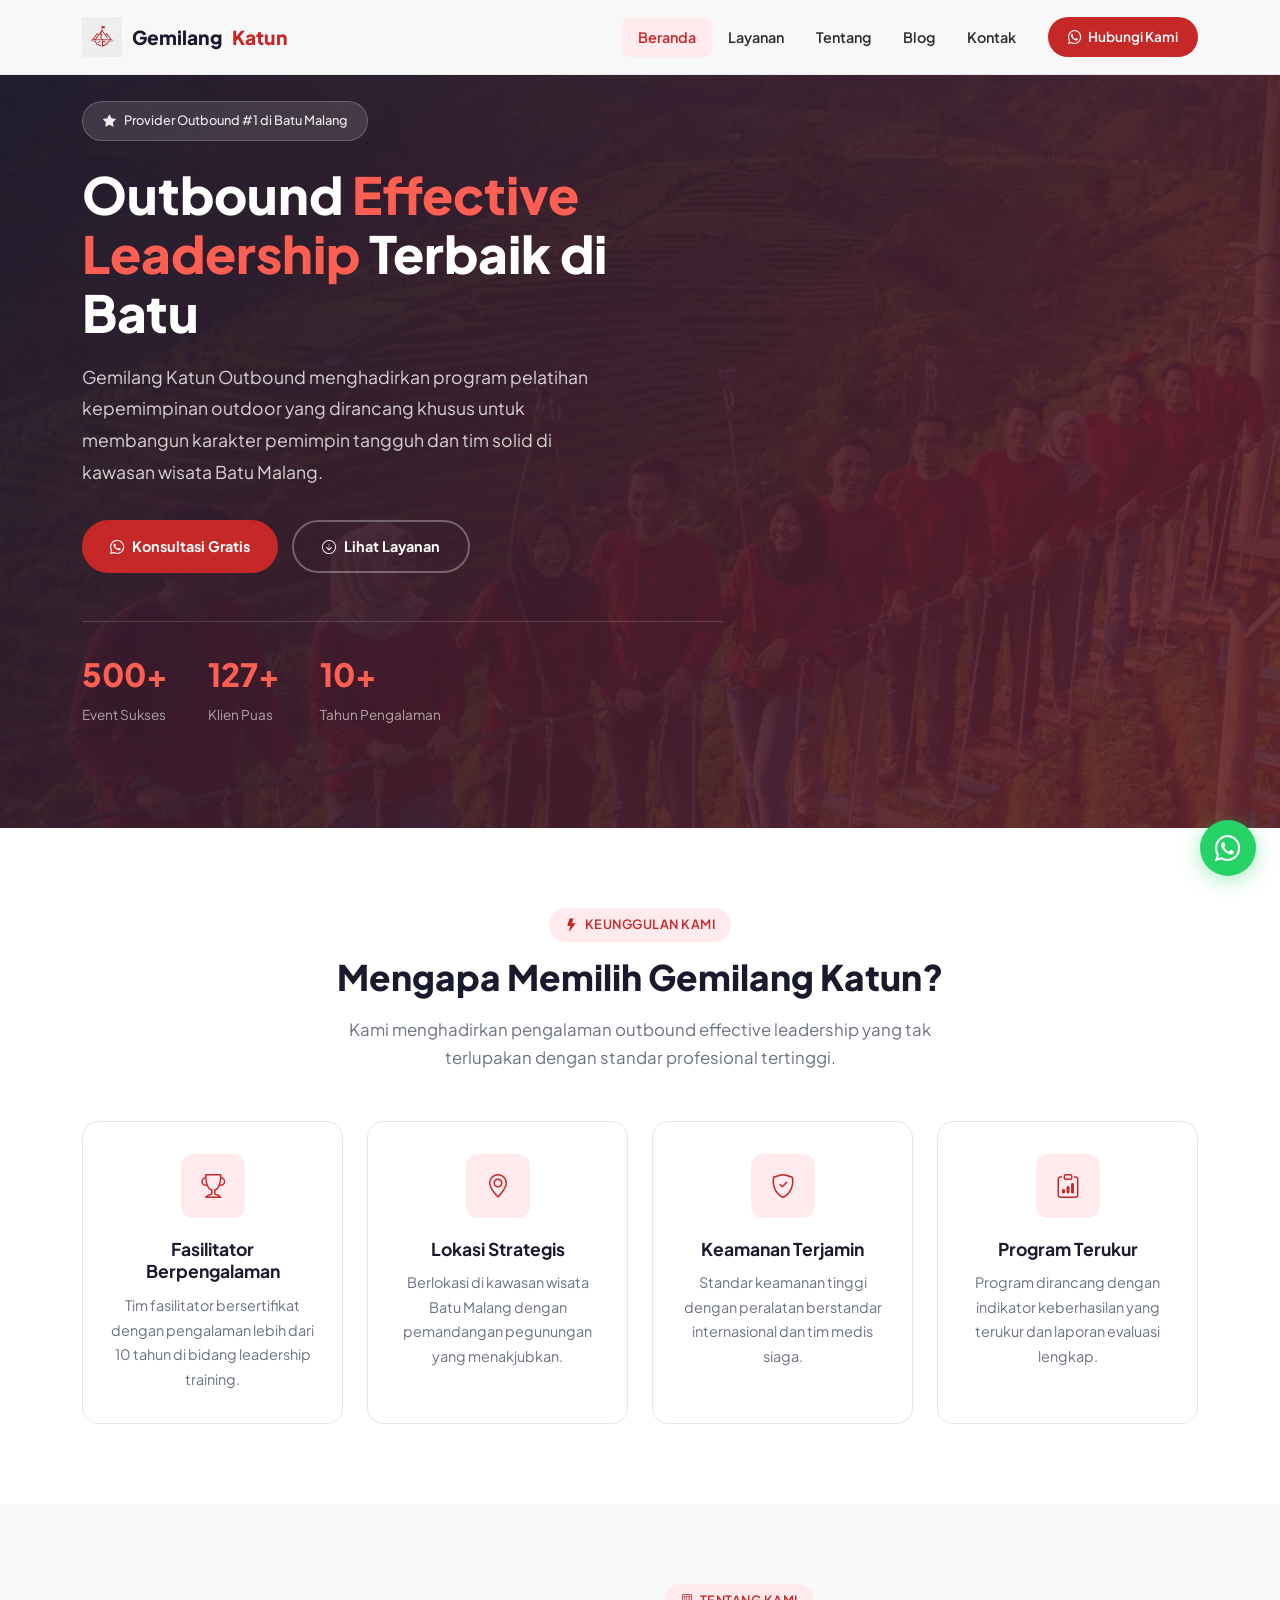
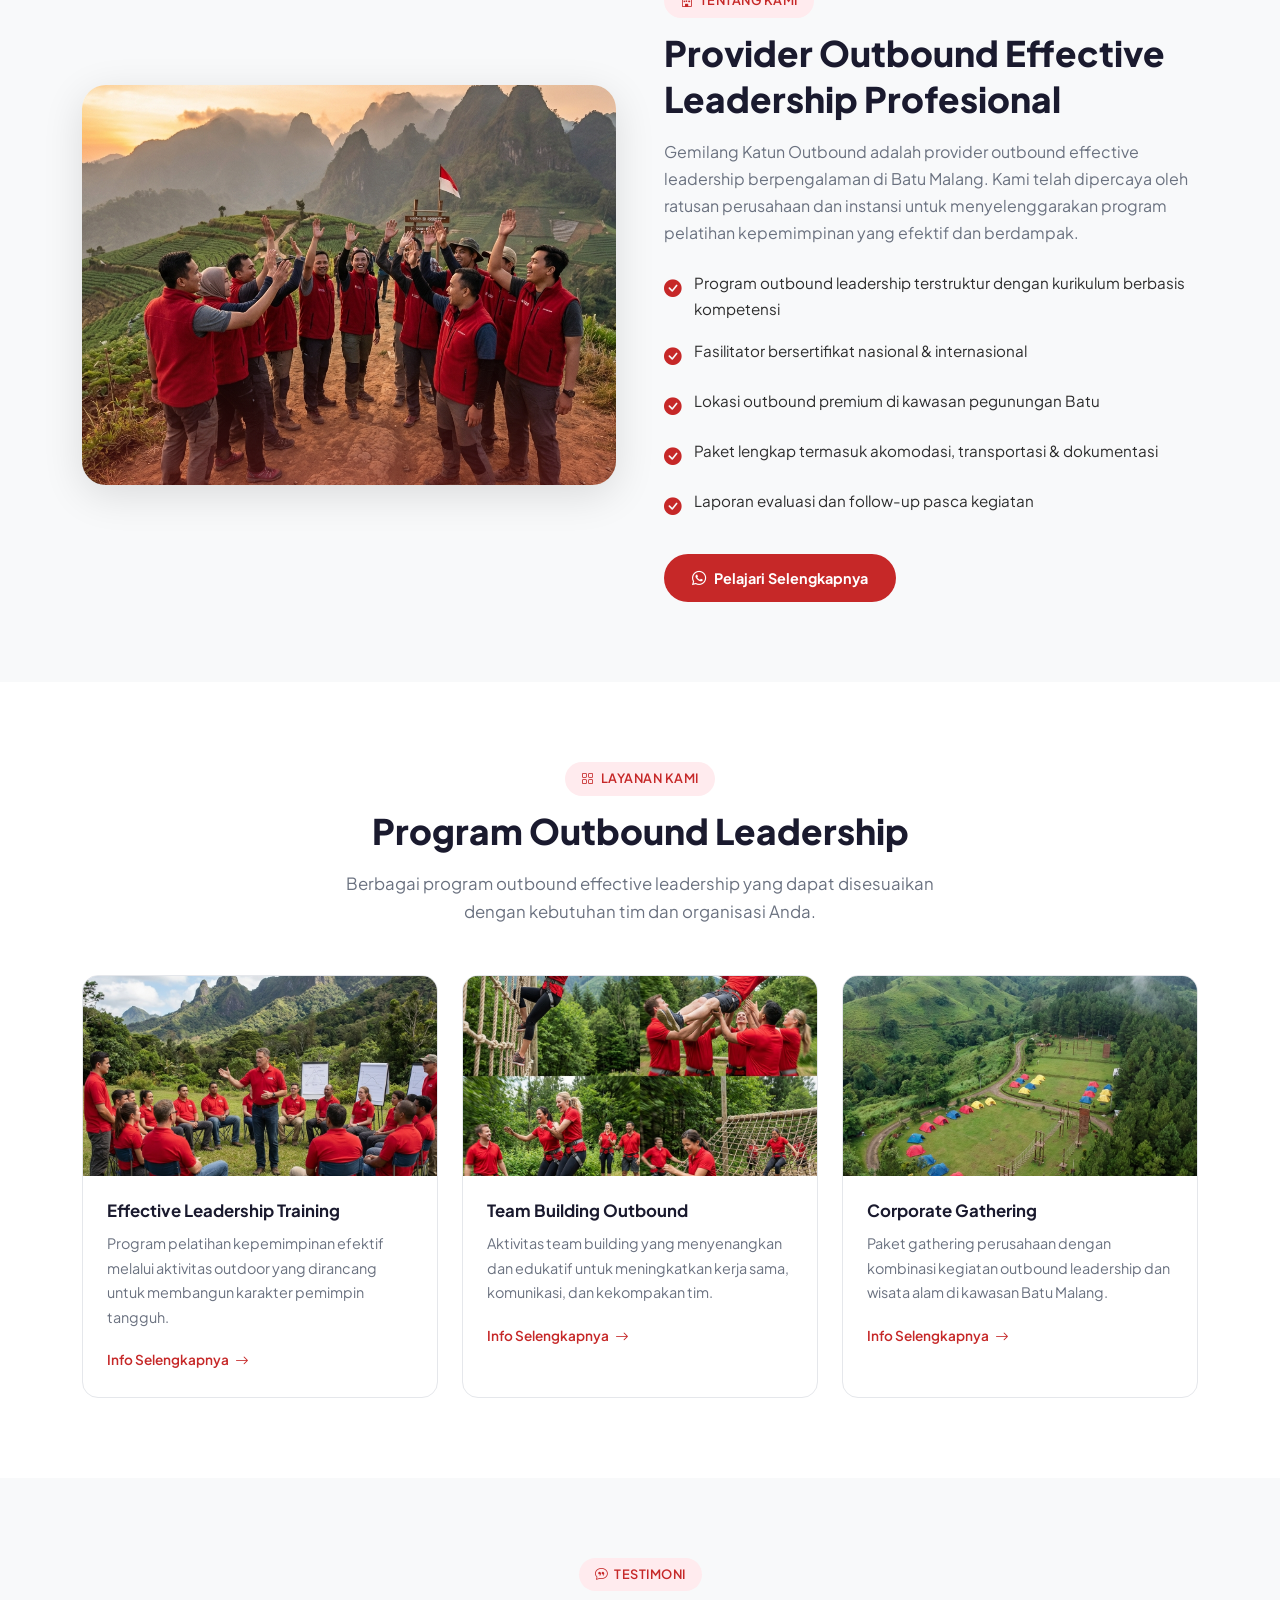
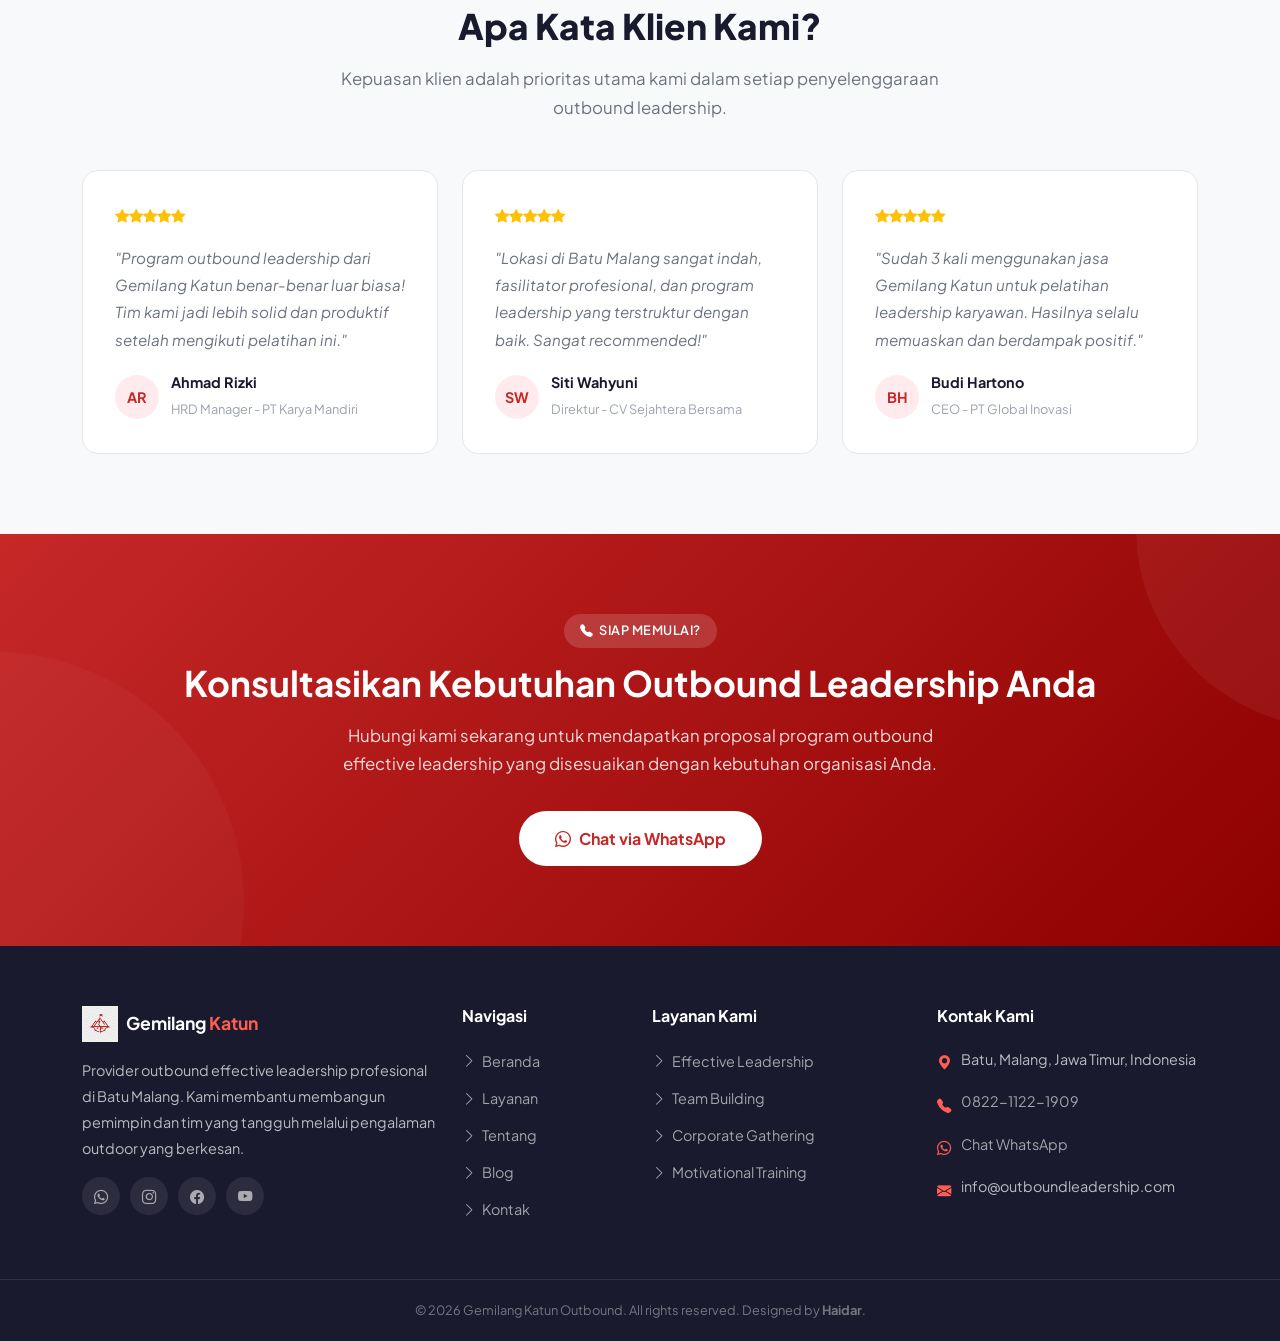
<file: index.html>
<!DOCTYPE html>
<html lang="id">
<head>
  <meta charset="UTF-8">
  <meta name="viewport" content="width=device-width, initial-scale=1.0, maximum-scale=5.0">
  <meta http-equiv="X-UA-Compatible" content="IE=edge">

  <!-- Primary SEO -->
  <title>Gemilang Katun Outbound | Outbound Effective Leadership Batu Malang 2026</title>
  <meta name="description" content="Gemilang Katun Outbound - Provider outbound effective leadership terbaik di Batu Malang. Program pelatihan kepemimpinan outdoor profesional untuk perusahaan & instansi. Hubungi 0822-1122-1909.">
  <meta name="keywords" content="outbound effective leadership batu, outbound batu malang, pelatihan leadership batu, team building batu malang, outbound training batu, provider outbound batu, paket outbound leadership, gemilang katun outbound, effective leadership training, outbound perusahaan batu malang 2026">
  <meta name="author" content="Haidar">
  <meta name="robots" content="index, follow, max-image-preview:large, max-snippet:-1, max-video-preview:-1">
  <link rel="canonical" href="https://outboundleadership.vercel.app/">

  <!-- AEO & GEO -->
  <meta name="subject" content="Outbound Effective Leadership Batu Malang">
  <meta name="topic" content="Outbound Training & Leadership Development">
  <meta name="coverage" content="Indonesia">
  <meta name="distribution" content="global">

  <!-- OpenGraph -->
  <meta property="og:type" content="website">
  <meta property="og:site_name" content="Gemilang Katun Outbound">
  <meta property="og:title" content="Gemilang Katun Outbound | Outbound Effective Leadership Batu Malang">
  <meta property="og:description" content="Provider outbound effective leadership terbaik di Batu Malang. Program pelatihan kepemimpinan outdoor profesional untuk perusahaan & instansi.">
  <meta property="og:url" content="https://outboundleadership.vercel.app/">
  <meta property="og:image" content="https://outboundleadership.vercel.app/assets/img/hero-banner.png">
  <meta property="og:image:width" content="1200">
  <meta property="og:image:height" content="630">
  <meta property="og:locale" content="id_ID">

  <!-- Twitter Card -->
  <meta name="twitter:card" content="summary_large_image">
  <meta name="twitter:title" content="Gemilang Katun Outbound | Outbound Effective Leadership Batu">
  <meta name="twitter:description" content="Provider outbound effective leadership terbaik di Batu Malang. Program pelatihan kepemimpinan outdoor profesional.">
  <meta name="twitter:image" content="https://outboundleadership.vercel.app/assets/img/hero-banner.png">

  <!-- Favicon -->
  <link rel="icon" type="image/png" sizes="32x32" href="assets/img/logo.png">
  <link rel="icon" type="image/png" sizes="16x16" href="assets/img/logo.png">
  <link rel="apple-touch-icon" sizes="180x180" href="assets/img/logo.png">
  <link rel="shortcut icon" href="assets/img/logo.png">
  <meta name="theme-color" content="#C62828">
  <meta name="msapplication-TileColor" content="#C62828">

  <!-- Preconnect -->
  <link rel="preconnect" href="https://cdn.jsdelivr.net" crossorigin>
  <link rel="preconnect" href="https://fonts.googleapis.com" crossorigin>

  <!-- Bootstrap 5.3 CSS -->
  <link rel="stylesheet" href="https://cdn.jsdelivr.net/npm/bootstrap@5.3.2/dist/css/bootstrap.min.css">
  <!-- Bootstrap Icons -->
  <link rel="stylesheet" href="https://cdn.jsdelivr.net/npm/bootstrap-icons@1.11.3/font/bootstrap-icons.min.css">
  <!-- Custom CSS -->
  <link rel="stylesheet" href="assets/css/style.css">

  <!-- Schema.org - Organization -->
  <script type="application/ld+json">
  {
    "@context": "https://schema.org",
    "@type": "Organization",
    "name": "Gemilang Katun Outbound",
    "url": "https://outboundleadership.vercel.app/",
    "logo": "https://outboundleadership.vercel.app/assets/img/logo.png",
    "description": "Provider outbound effective leadership terbaik di Batu Malang. Program pelatihan kepemimpinan outdoor profesional untuk perusahaan & instansi.",
    "address": {
      "@type": "PostalAddress",
      "addressLocality": "Batu",
      "addressRegion": "Jawa Timur",
      "addressCountry": "ID"
    },
    "contactPoint": {
      "@type": "ContactPoint",
      "telephone": "+6282211221909",
      "contactType": "customer service",
      "availableLanguage": "Indonesian"
    },
    "sameAs": [
      "https://wa.me/6282211221909"
    ]
  }
  </script>

  <!-- Schema.org - WebSite -->
  <script type="application/ld+json">
  {
    "@context": "https://schema.org",
    "@type": "WebSite",
    "name": "Gemilang Katun Outbound",
    "url": "https://outboundleadership.vercel.app/",
    "potentialAction": {
      "@type": "SearchAction",
      "target": "https://outboundleadership.vercel.app/?q={search_term_string}",
      "query-input": "required name=search_term_string"
    }
  }
  </script>

  <!-- Schema.org - LocalBusiness -->
  <script type="application/ld+json">
  {
    "@context": "https://schema.org",
    "@type": "LocalBusiness",
    "name": "Gemilang Katun Outbound",
    "image": "https://outboundleadership.vercel.app/assets/img/hero-banner.png",
    "description": "Provider outbound effective leadership terbaik di Batu Malang.",
    "address": {
      "@type": "PostalAddress",
      "addressLocality": "Batu",
      "addressRegion": "Jawa Timur",
      "addressCountry": "ID"
    },
    "telephone": "+6282211221909",
    "priceRange": "$$",
    "aggregateRating": {
      "@type": "AggregateRating",
      "ratingValue": "4.9",
      "reviewCount": "127"
    }
  }
  </script>
</head>
<body>

  <!-- ========== NAVBAR ========== -->
  <nav class="navbar navbar-expand-lg fixed-top" id="mainNavbar">
    <div class="container">
      <a class="navbar-brand" href="index.html">
        <img src="assets/img/logo.png" alt="Logo Gemilang Katun Outbound" width="40" height="40" loading="eager">
        Gemilang <span>Katun</span>
      </a>
      <button class="navbar-toggler" type="button" data-bs-toggle="collapse" data-bs-target="#navbarNav" aria-controls="navbarNav" aria-expanded="false" aria-label="Toggle navigation">
        <i class="bi bi-list"></i>
      </button>
      <div class="collapse navbar-collapse" id="navbarNav">
        <ul class="navbar-nav ms-auto me-3">
          <li class="nav-item"><a class="nav-link active" href="index.html">Beranda</a></li>
          <li class="nav-item"><a class="nav-link" href="#layanan">Layanan</a></li>
          <li class="nav-item"><a class="nav-link" href="#tentang">Tentang</a></li>
          <li class="nav-item"><a class="nav-link" href="blog.html">Blog</a></li>
          <li class="nav-item"><a class="nav-link" href="#kontak">Kontak</a></li>
        </ul>
        <a href="https://wa.me/6282211221909?text=Halo%20Gemilang%20Katun%20Outbound%2C%20saya%20ingin%20konsultasi%20program%20outbound%20leadership" class="btn-wa-nav" target="_blank" rel="noopener" id="navWhatsApp">
          <i class="bi bi-whatsapp"></i> Hubungi Kami
        </a>
      </div>
    </div>
  </nav>

  <!-- ========== HERO ========== -->
  <section class="hero-section" id="hero">
    <img src="assets/img/hero-banner.png" alt="Tim korporat mengikuti pelatihan outbound effective leadership di Batu Malang" class="hero-bg" loading="eager" width="1200" height="800">
    <div class="hero-overlay"></div>
    <div class="container">
      <div class="row align-items-center">
        <div class="col-lg-7 hero-content">
          <div class="hero-badge">
            <i class="bi bi-star-fill"></i> Provider Outbound #1 di Batu Malang
          </div>
          <h1 class="hero-title">
            Outbound <span class="highlight">Effective Leadership</span> Terbaik di Batu
          </h1>
          <p class="hero-desc">
            Gemilang Katun Outbound menghadirkan program pelatihan kepemimpinan outdoor yang dirancang khusus untuk membangun karakter pemimpin tangguh dan tim solid di kawasan wisata Batu Malang.
          </p>
          <div class="hero-btns">
            <a href="https://wa.me/6282211221909?text=Halo%20Gemilang%20Katun%20Outbound%2C%20saya%20ingin%20konsultasi%20paket%20outbound%20leadership" class="btn-primary-custom" target="_blank" rel="noopener" id="heroWhatsApp">
              <i class="bi bi-whatsapp"></i> Konsultasi Gratis
            </a>
            <a href="#layanan" class="btn-outline-custom" id="heroLayanan">
              <i class="bi bi-arrow-down-circle"></i> Lihat Layanan
            </a>
          </div>
          <div class="hero-stats">
            <div class="hero-stat">
              <h3>500+</h3>
              <p>Event Sukses</p>
            </div>
            <div class="hero-stat">
              <h3>127+</h3>
              <p>Klien Puas</p>
            </div>
            <div class="hero-stat">
              <h3>10+</h3>
              <p>Tahun Pengalaman</p>
            </div>
          </div>
        </div>
      </div>
    </div>
  </section>

  <!-- ========== FEATURES ========== -->
  <section class="features-section" id="keunggulan">
    <div class="container">
      <div class="text-center mb-5">
        <div class="section-badge"><i class="bi bi-lightning-fill"></i> Keunggulan Kami</div>
        <h2 class="section-title">Mengapa Memilih Gemilang Katun?</h2>
        <p class="section-desc mx-auto">Kami menghadirkan pengalaman outbound effective leadership yang tak terlupakan dengan standar profesional tertinggi.</p>
      </div>
      <div class="row g-4">
        <div class="col-lg-3 col-md-6 animate-up">
          <div class="feature-card">
            <div class="feature-icon"><i class="bi bi-trophy"></i></div>
            <h4>Fasilitator Berpengalaman</h4>
            <p>Tim fasilitator bersertifikat dengan pengalaman lebih dari 10 tahun di bidang leadership training.</p>
          </div>
        </div>
        <div class="col-lg-3 col-md-6 animate-up">
          <div class="feature-card">
            <div class="feature-icon"><i class="bi bi-geo-alt"></i></div>
            <h4>Lokasi Strategis</h4>
            <p>Berlokasi di kawasan wisata Batu Malang dengan pemandangan pegunungan yang menakjubkan.</p>
          </div>
        </div>
        <div class="col-lg-3 col-md-6 animate-up">
          <div class="feature-card">
            <div class="feature-icon"><i class="bi bi-shield-check"></i></div>
            <h4>Keamanan Terjamin</h4>
            <p>Standar keamanan tinggi dengan peralatan berstandar internasional dan tim medis siaga.</p>
          </div>
        </div>
        <div class="col-lg-3 col-md-6 animate-up">
          <div class="feature-card">
            <div class="feature-icon"><i class="bi bi-clipboard-data"></i></div>
            <h4>Program Terukur</h4>
            <p>Program dirancang dengan indikator keberhasilan yang terukur dan laporan evaluasi lengkap.</p>
          </div>
        </div>
      </div>
    </div>
  </section>

  <!-- ========== ABOUT ========== -->
  <section class="about-section" id="tentang">
    <div class="container">
      <div class="row align-items-center g-5">
        <div class="col-lg-6 animate-up">
          <figure class="about-img-wrapper">
            <img src="assets/img/blog-1.png" alt="Tim Gemilang Katun Outbound saat pelatihan leadership di pegunungan Batu Malang" width="600" height="400" loading="lazy">
          </figure>
        </div>
        <div class="col-lg-6 animate-up">
          <div class="section-badge"><i class="bi bi-building"></i> Tentang Kami</div>
          <h2 class="section-title">Provider Outbound Effective Leadership Profesional</h2>
          <p class="mb-4" style="color:var(--text-light);">Gemilang Katun Outbound adalah provider outbound effective leadership berpengalaman di Batu Malang. Kami telah dipercaya oleh ratusan perusahaan dan instansi untuk menyelenggarakan program pelatihan kepemimpinan yang efektif dan berdampak.</p>
          <ul class="about-list">
            <li><i class="bi bi-check-circle-fill"></i> <span>Program outbound leadership terstruktur dengan kurikulum berbasis kompetensi</span></li>
            <li><i class="bi bi-check-circle-fill"></i> <span>Fasilitator bersertifikat nasional & internasional</span></li>
            <li><i class="bi bi-check-circle-fill"></i> <span>Lokasi outbound premium di kawasan pegunungan Batu</span></li>
            <li><i class="bi bi-check-circle-fill"></i> <span>Paket lengkap termasuk akomodasi, transportasi & dokumentasi</span></li>
            <li><i class="bi bi-check-circle-fill"></i> <span>Laporan evaluasi dan follow-up pasca kegiatan</span></li>
          </ul>
          <a href="https://wa.me/6282211221909?text=Halo%20Gemilang%20Katun%20Outbound%2C%20saya%20ingin%20tahu%20lebih%20lanjut%20tentang%20layanan%20Anda" class="btn-primary-custom mt-3" target="_blank" rel="noopener" id="aboutWhatsApp">
            <i class="bi bi-whatsapp"></i> Pelajari Selengkapnya
          </a>
        </div>
      </div>
    </div>
  </section>

  <!-- ========== SERVICES ========== -->
  <section class="services-section" id="layanan">
    <div class="container">
      <div class="text-center mb-5">
        <div class="section-badge"><i class="bi bi-grid"></i> Layanan Kami</div>
        <h2 class="section-title">Program Outbound Leadership</h2>
        <p class="section-desc mx-auto">Berbagai program outbound effective leadership yang dapat disesuaikan dengan kebutuhan tim dan organisasi Anda.</p>
      </div>
      <div class="row g-4">
        <div class="col-lg-4 col-md-6 animate-up">
          <div class="service-card">
            <img src="assets/img/blog-4.png" alt="Program effective leadership training outdoor di Batu Malang" width="400" height="200" loading="lazy">
            <div class="service-card-body">
              <h4>Effective Leadership Training</h4>
              <p>Program pelatihan kepemimpinan efektif melalui aktivitas outdoor yang dirancang untuk membangun karakter pemimpin tangguh.</p>
              <a href="https://wa.me/6282211221909?text=Halo%2C%20saya%20tertarik%20dengan%20program%20Effective%20Leadership%20Training" class="btn-link-custom" target="_blank" rel="noopener">
                Info Selengkapnya <i class="bi bi-arrow-right"></i>
              </a>
            </div>
          </div>
        </div>
        <div class="col-lg-4 col-md-6 animate-up">
          <div class="service-card">
            <img src="assets/img/blog-3.png" alt="Team building dan outbound untuk karyawan di Batu" width="400" height="200" loading="lazy">
            <div class="service-card-body">
              <h4>Team Building Outbound</h4>
              <p>Aktivitas team building yang menyenangkan dan edukatif untuk meningkatkan kerja sama, komunikasi, dan kekompakan tim.</p>
              <a href="https://wa.me/6282211221909?text=Halo%2C%20saya%20tertarik%20dengan%20program%20Team%20Building%20Outbound" class="btn-link-custom" target="_blank" rel="noopener">
                Info Selengkapnya <i class="bi bi-arrow-right"></i>
              </a>
            </div>
          </div>
        </div>
        <div class="col-lg-4 col-md-6 animate-up">
          <div class="service-card">
            <img src="assets/img/blog-2.png" alt="Paket corporate gathering outbound di Batu Malang" width="400" height="200" loading="lazy">
            <div class="service-card-body">
              <h4>Corporate Gathering</h4>
              <p>Paket gathering perusahaan dengan kombinasi kegiatan outbound leadership dan wisata alam di kawasan Batu Malang.</p>
              <a href="https://wa.me/6282211221909?text=Halo%2C%20saya%20tertarik%20dengan%20program%20Corporate%20Gathering" class="btn-link-custom" target="_blank" rel="noopener">
                Info Selengkapnya <i class="bi bi-arrow-right"></i>
              </a>
            </div>
          </div>
        </div>
      </div>
    </div>
  </section>

  <!-- ========== TESTIMONIALS ========== -->
  <section class="testimonial-section" id="testimoni">
    <div class="container">
      <div class="text-center mb-5">
        <div class="section-badge"><i class="bi bi-chat-quote"></i> Testimoni</div>
        <h2 class="section-title">Apa Kata Klien Kami?</h2>
        <p class="section-desc mx-auto">Kepuasan klien adalah prioritas utama kami dalam setiap penyelenggaraan outbound leadership.</p>
      </div>
      <div class="row g-4">
        <div class="col-lg-4 col-md-6 animate-up">
          <div class="testimonial-card">
            <div class="testimonial-stars">
              <i class="bi bi-star-fill"></i><i class="bi bi-star-fill"></i><i class="bi bi-star-fill"></i><i class="bi bi-star-fill"></i><i class="bi bi-star-fill"></i>
            </div>
            <p class="testimonial-text">"Program outbound leadership dari Gemilang Katun benar-benar luar biasa! Tim kami jadi lebih solid dan produktif setelah mengikuti pelatihan ini."</p>
            <div class="testimonial-author">
              <div class="testimonial-avatar">AR</div>
              <div class="testimonial-info">
                <h6>Ahmad Rizki</h6>
                <small>HRD Manager - PT Karya Mandiri</small>
              </div>
            </div>
          </div>
        </div>
        <div class="col-lg-4 col-md-6 animate-up">
          <div class="testimonial-card">
            <div class="testimonial-stars">
              <i class="bi bi-star-fill"></i><i class="bi bi-star-fill"></i><i class="bi bi-star-fill"></i><i class="bi bi-star-fill"></i><i class="bi bi-star-fill"></i>
            </div>
            <p class="testimonial-text">"Lokasi di Batu Malang sangat indah, fasilitator profesional, dan program leadership yang terstruktur dengan baik. Sangat recommended!"</p>
            <div class="testimonial-author">
              <div class="testimonial-avatar">SW</div>
              <div class="testimonial-info">
                <h6>Siti Wahyuni</h6>
                <small>Direktur - CV Sejahtera Bersama</small>
              </div>
            </div>
          </div>
        </div>
        <div class="col-lg-4 col-md-6 animate-up">
          <div class="testimonial-card">
            <div class="testimonial-stars">
              <i class="bi bi-star-fill"></i><i class="bi bi-star-fill"></i><i class="bi bi-star-fill"></i><i class="bi bi-star-fill"></i><i class="bi bi-star-fill"></i>
            </div>
            <p class="testimonial-text">"Sudah 3 kali menggunakan jasa Gemilang Katun untuk pelatihan leadership karyawan. Hasilnya selalu memuaskan dan berdampak positif."</p>
            <div class="testimonial-author">
              <div class="testimonial-avatar">BH</div>
              <div class="testimonial-info">
                <h6>Budi Hartono</h6>
                <small>CEO - PT Global Inovasi</small>
              </div>
            </div>
          </div>
        </div>
      </div>
    </div>
  </section>

  <!-- ========== CTA ========== -->
  <section class="cta-section" id="kontak">
    <div class="cta-content">
      <div class="section-badge" style="background:rgba(255,255,255,.15);color:#fff;"><i class="bi bi-telephone-fill"></i> Siap Memulai?</div>
      <h2>Konsultasikan Kebutuhan Outbound Leadership Anda</h2>
      <p>Hubungi kami sekarang untuk mendapatkan proposal program outbound effective leadership yang disesuaikan dengan kebutuhan organisasi Anda.</p>
      <a href="https://wa.me/6282211221909?text=Halo%20Gemilang%20Katun%20Outbound%2C%20saya%20ingin%20konsultasi%20program%20outbound%20leadership%20untuk%20perusahaan%20kami" class="btn-cta" target="_blank" rel="noopener" id="ctaWhatsApp">
        <i class="bi bi-whatsapp"></i> Chat via WhatsApp
      </a>
    </div>
  </section>

  <!-- ========== FOOTER ========== -->
  <footer class="footer" id="footer">
    <div class="container">
      <div class="row g-4">
        <div class="col-lg-4 col-md-6">
          <div class="d-flex align-items-center gap-2 mb-3">
            <img src="assets/img/logo.png" alt="Logo Gemilang Katun Outbound" width="36" height="36" loading="lazy">
            <h5 class="mb-0" style="font-size:1.1rem;">Gemilang <span style="color:var(--primary-light)">Katun</span></h5>
          </div>
          <p>Provider outbound effective leadership profesional di Batu Malang. Kami membantu membangun pemimpin dan tim yang tangguh melalui pengalaman outdoor yang berkesan.</p>
          <div class="footer-social">
            <a href="https://wa.me/6282211221909" target="_blank" rel="noopener" aria-label="WhatsApp"><i class="bi bi-whatsapp"></i></a>
            <a href="#" aria-label="Instagram"><i class="bi bi-instagram"></i></a>
            <a href="#" aria-label="Facebook"><i class="bi bi-facebook"></i></a>
            <a href="#" aria-label="YouTube"><i class="bi bi-youtube"></i></a>
          </div>
        </div>
        <div class="col-lg-2 col-md-6">
          <h5>Navigasi</h5>
          <ul class="footer-links">
            <li><a href="index.html"><i class="bi bi-chevron-right"></i> Beranda</a></li>
            <li><a href="#layanan"><i class="bi bi-chevron-right"></i> Layanan</a></li>
            <li><a href="#tentang"><i class="bi bi-chevron-right"></i> Tentang</a></li>
            <li><a href="blog.html"><i class="bi bi-chevron-right"></i> Blog</a></li>
            <li><a href="#kontak"><i class="bi bi-chevron-right"></i> Kontak</a></li>
          </ul>
        </div>
        <div class="col-lg-3 col-md-6">
          <h5>Layanan Kami</h5>
          <ul class="footer-links">
            <li><a href="#"><i class="bi bi-chevron-right"></i> Effective Leadership</a></li>
            <li><a href="#"><i class="bi bi-chevron-right"></i> Team Building</a></li>
            <li><a href="#"><i class="bi bi-chevron-right"></i> Corporate Gathering</a></li>
            <li><a href="#"><i class="bi bi-chevron-right"></i> Motivational Training</a></li>
          </ul>
        </div>
        <div class="col-lg-3 col-md-6">
          <h5>Kontak Kami</h5>
          <ul class="footer-contact list-unstyled">
            <li><i class="bi bi-geo-alt-fill"></i> <span>Batu, Malang, Jawa Timur, Indonesia</span></li>
            <li><i class="bi bi-telephone-fill"></i> <a href="tel:+6282211221909" style="color:rgba(255,255,255,.6);">0822-1122-1909</a></li>
            <li><i class="bi bi-whatsapp"></i> <a href="https://wa.me/6282211221909" target="_blank" rel="noopener" style="color:rgba(255,255,255,.6);">Chat WhatsApp</a></li>
            <li><i class="bi bi-envelope-fill"></i> <span>info@outboundleadership.com</span></li>
          </ul>
        </div>
      </div>
    </div>
    <div class="footer-bottom">
      <div class="container">
        &copy; 2026 Gemilang Katun Outbound. All rights reserved. Designed by <strong>Haidar</strong>.
      </div>
    </div>
  </footer>

  <!-- ========== FLOATING BUTTONS ========== -->
  <a href="https://wa.me/6282211221909?text=Halo%20Gemilang%20Katun%20Outbound%2C%20saya%20ingin%20info%20outbound%20leadership" class="floating-wa" target="_blank" rel="noopener" aria-label="Chat WhatsApp" id="floatingWA">
    <i class="bi bi-whatsapp"></i>
  </a>
  <button class="floating-up" id="floatingUp" aria-label="Scroll ke atas" onclick="window.scrollTo({top:0,behavior:'smooth'})">
    <i class="bi bi-chevron-up"></i>
  </button>

  <!-- Bootstrap JS -->
  <script src="https://cdn.jsdelivr.net/npm/bootstrap@5.3.2/dist/js/bootstrap.bundle.min.js" defer></script>

  <!-- Main Script -->
  <script>
    // Navbar scroll effect
    const navbar = document.getElementById('mainNavbar');
    const floatingUp = document.getElementById('floatingUp');
    window.addEventListener('scroll', () => {
      if (window.scrollY > 60) {
        navbar.classList.add('scrolled');
        floatingUp.classList.add('show');
      } else {
        navbar.classList.remove('scrolled');
        floatingUp.classList.remove('show');
      }
    }, { passive: true });

    // Smooth scroll for anchor links
    document.querySelectorAll('a[href^="#"]').forEach(link => {
      link.addEventListener('click', e => {
        const target = document.querySelector(link.getAttribute('href'));
        if (target) {
          e.preventDefault();
          const offset = 80;
          const top = target.getBoundingClientRect().top + window.pageYOffset - offset;
          window.scrollTo({ top, behavior: 'smooth' });
          // Close mobile menu
          const navCollapse = document.getElementById('navbarNav');
          const bsCollapse = bootstrap.Collapse.getInstance(navCollapse);
          if (bsCollapse) bsCollapse.hide();
        }
      });
    });

    // Intersection Observer for animations
    const observer = new IntersectionObserver(entries => {
      entries.forEach(entry => {
        if (entry.isIntersecting) {
          entry.target.classList.add('visible');
          observer.unobserve(entry.target);
        }
      });
    }, { threshold: 0.1, rootMargin: '0px 0px -50px 0px' });

    document.querySelectorAll('.animate-up').forEach(el => observer.observe(el));
  </script>
</body>
</html>
</file>
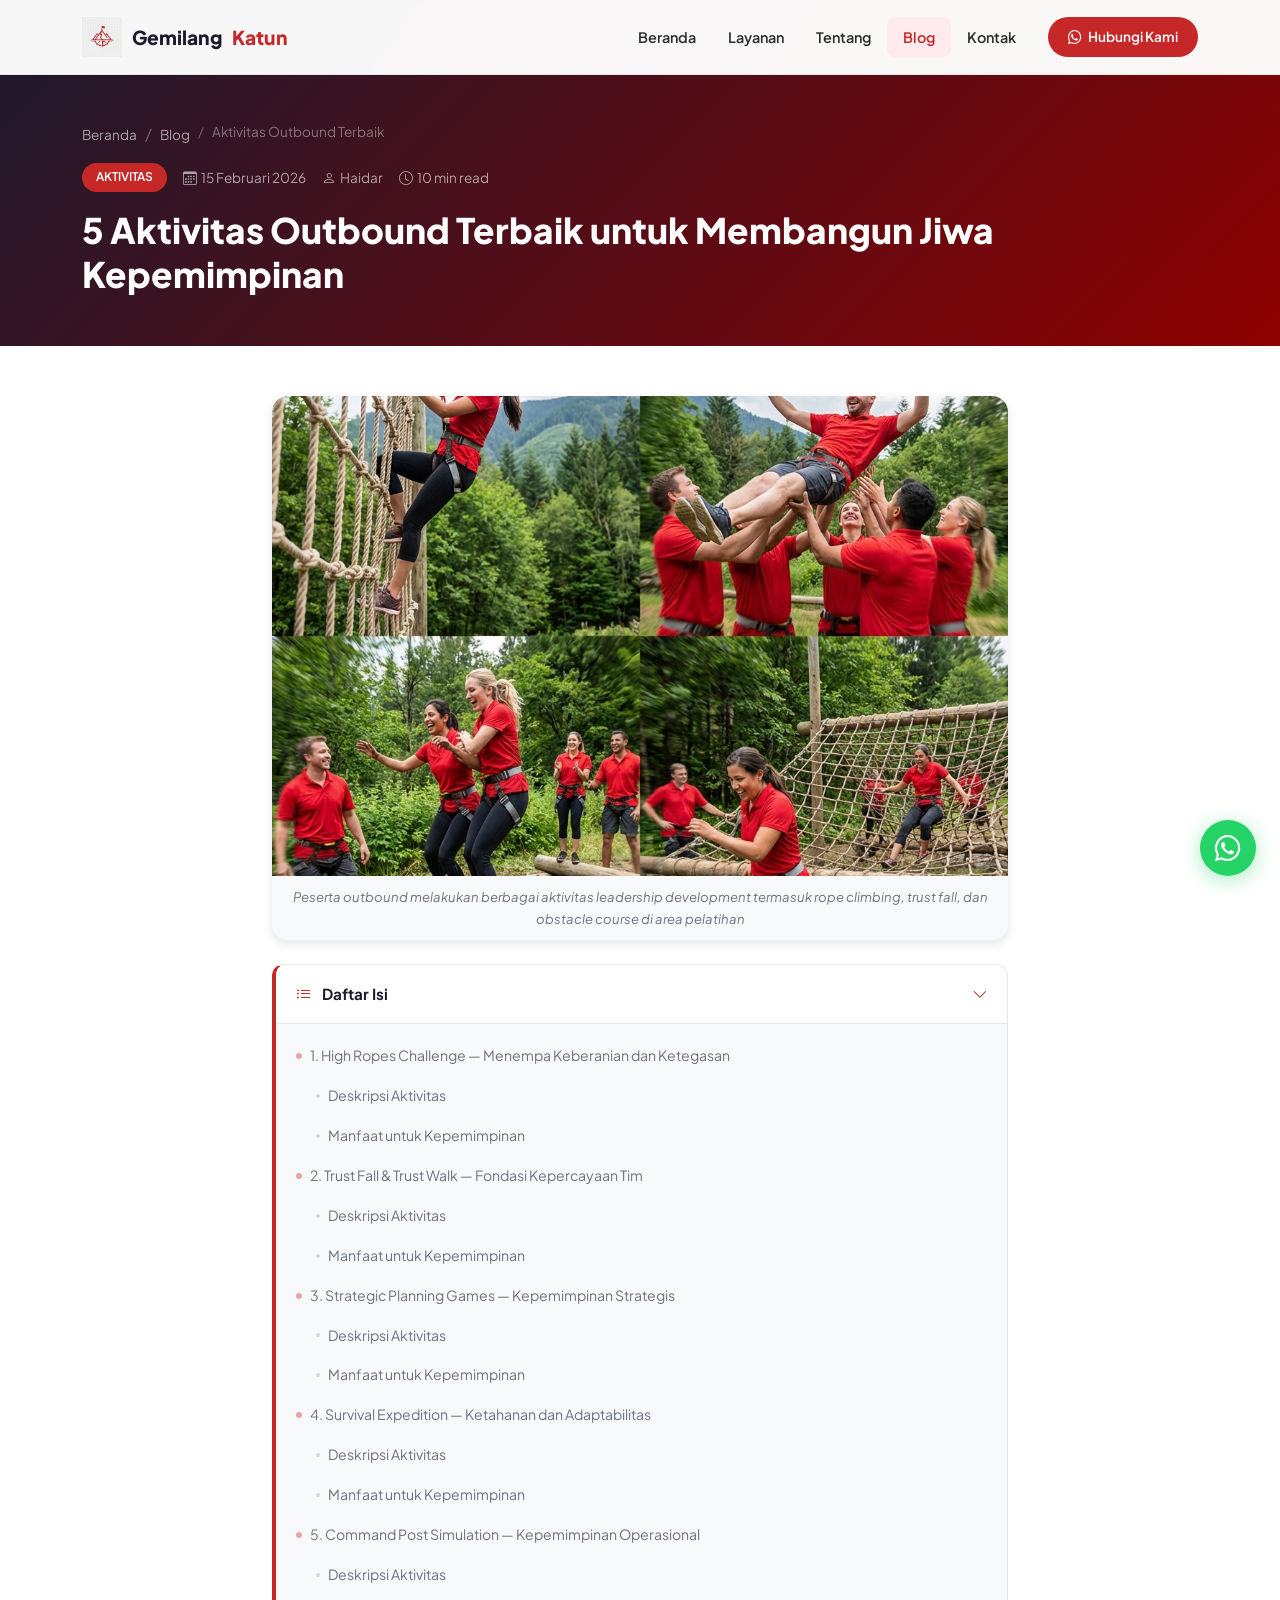
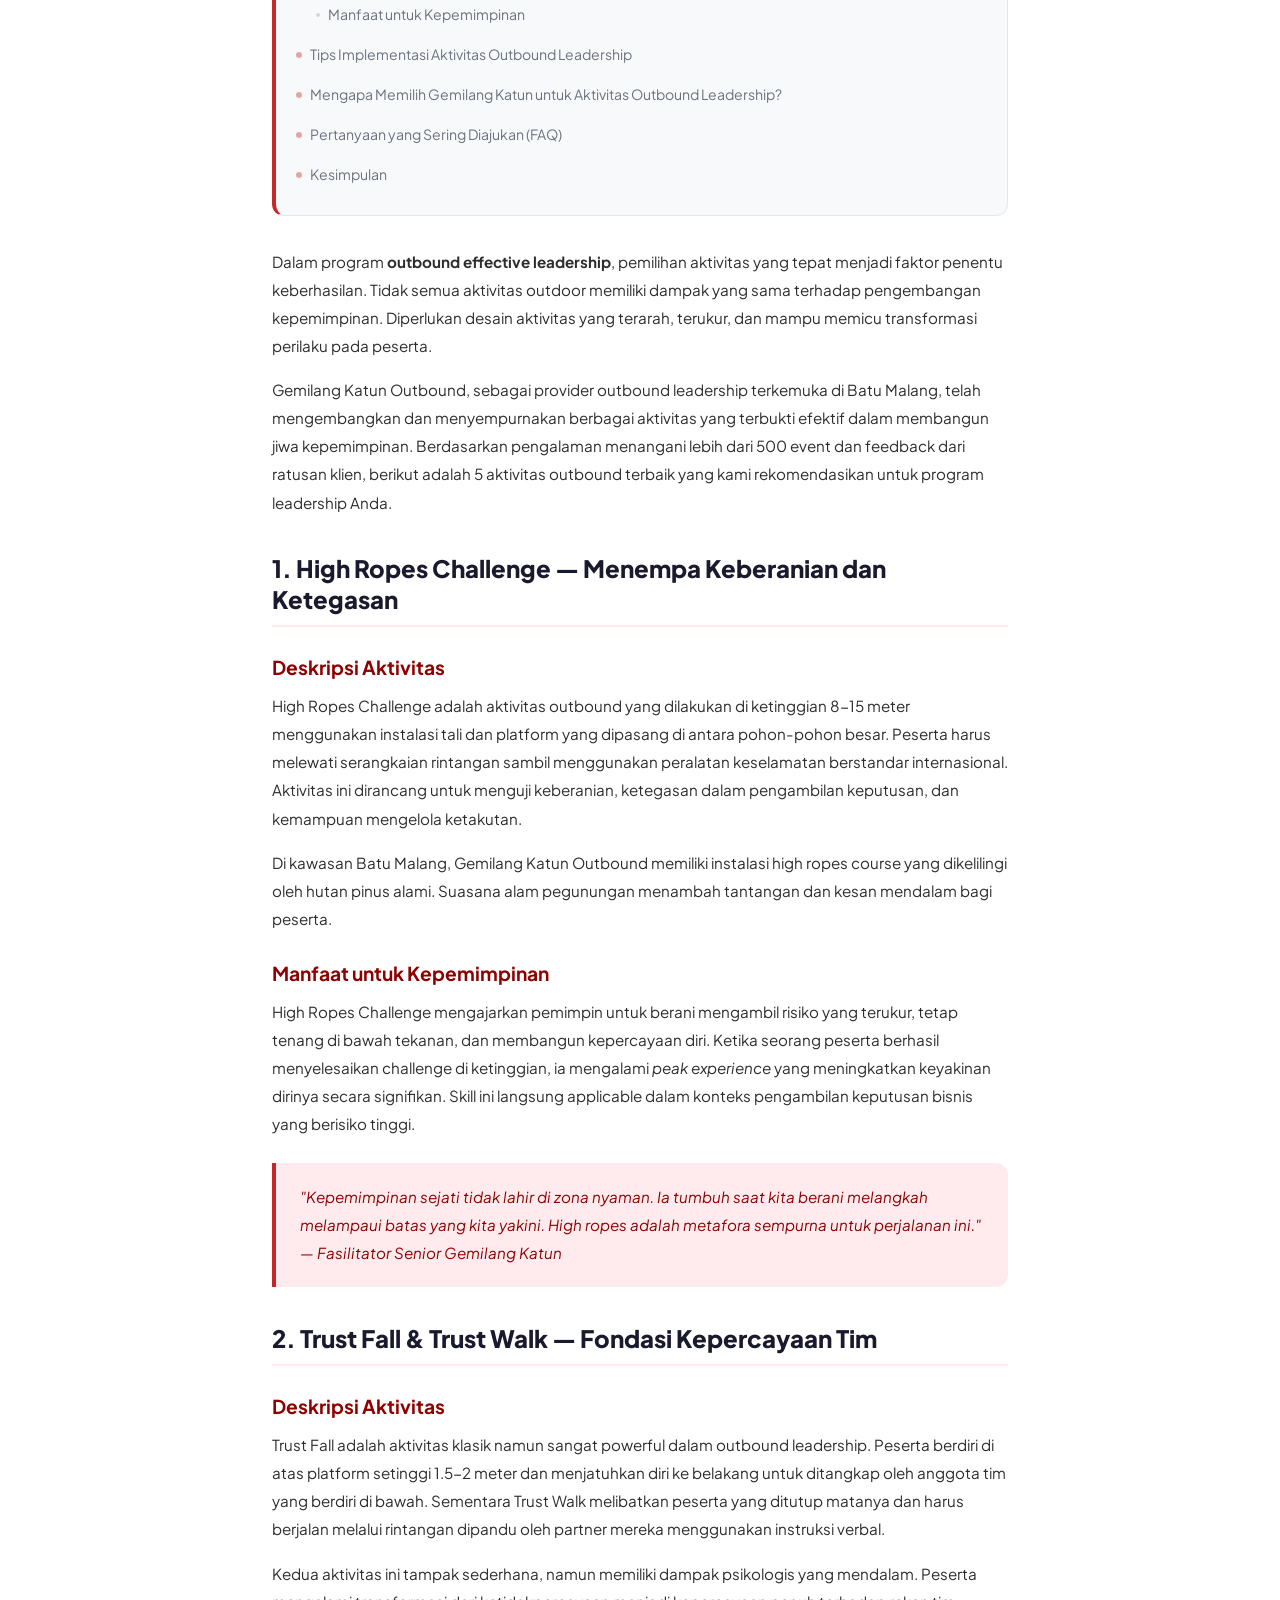
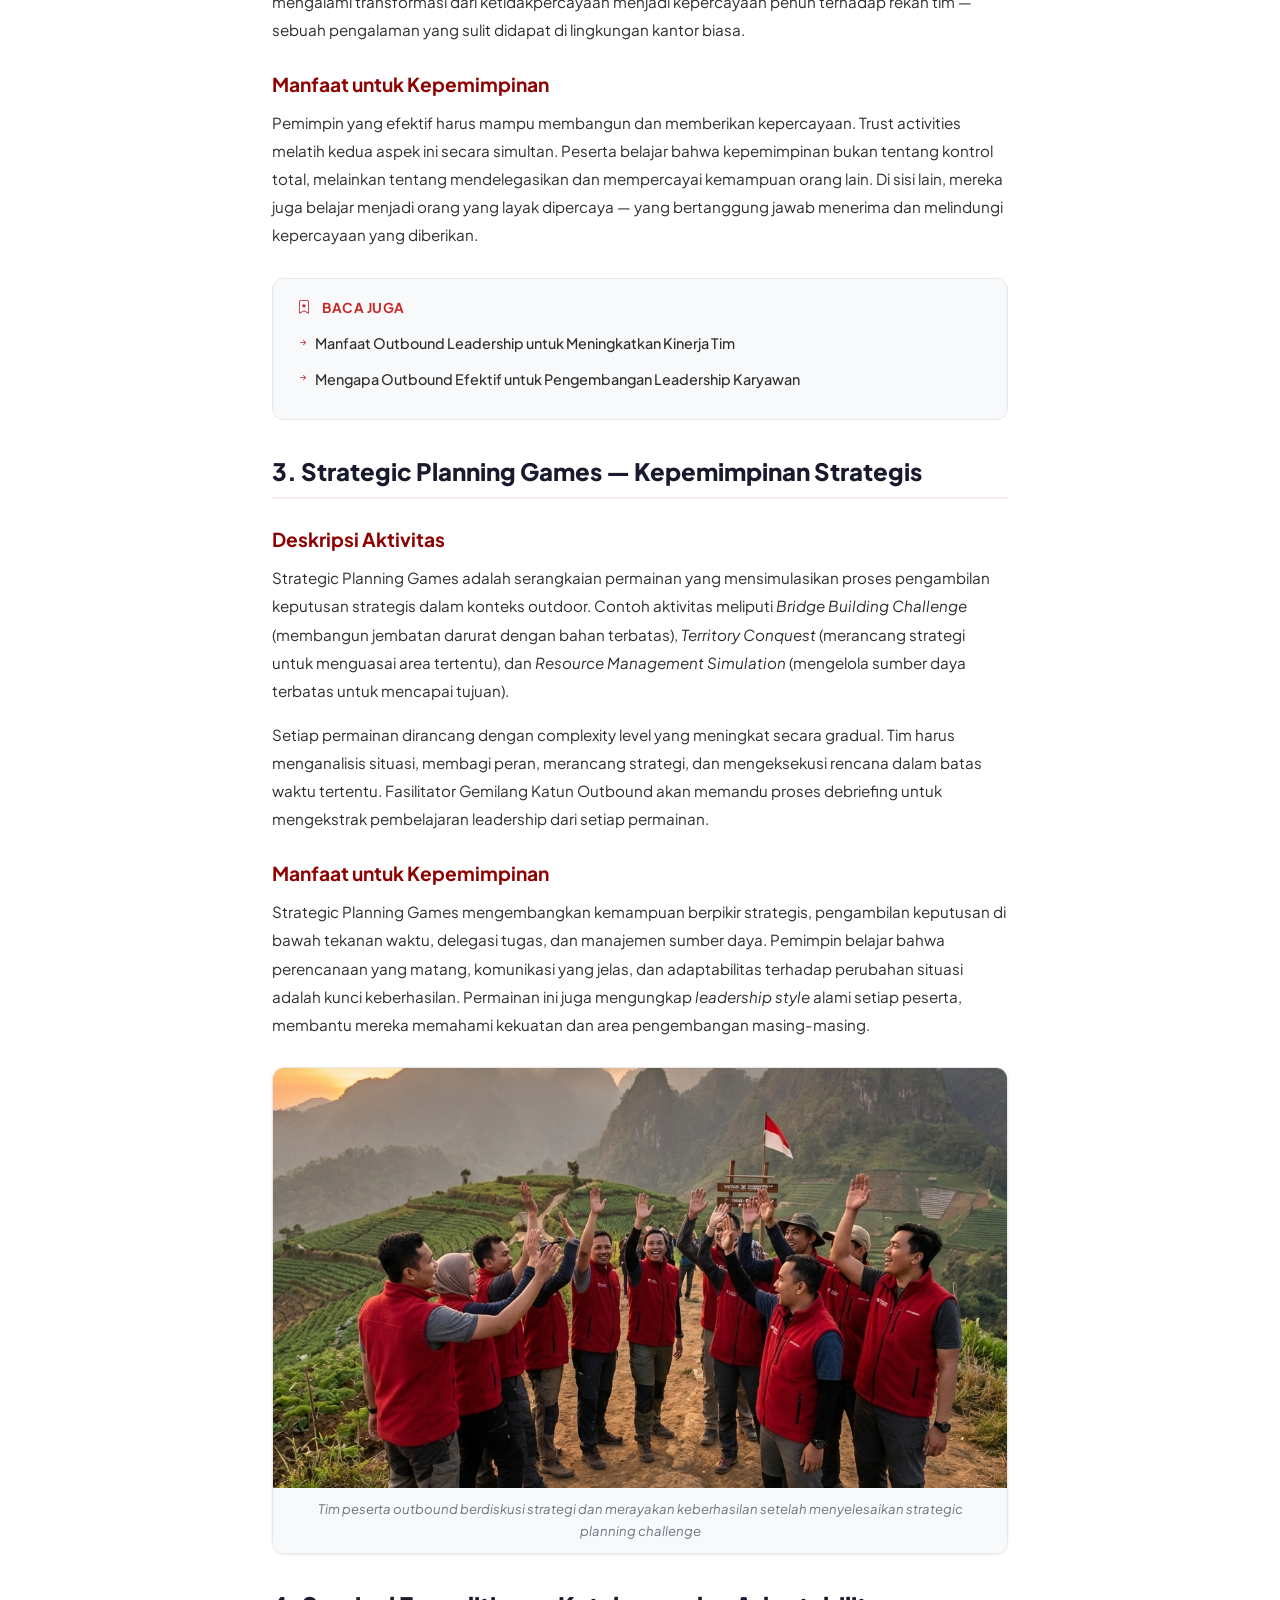
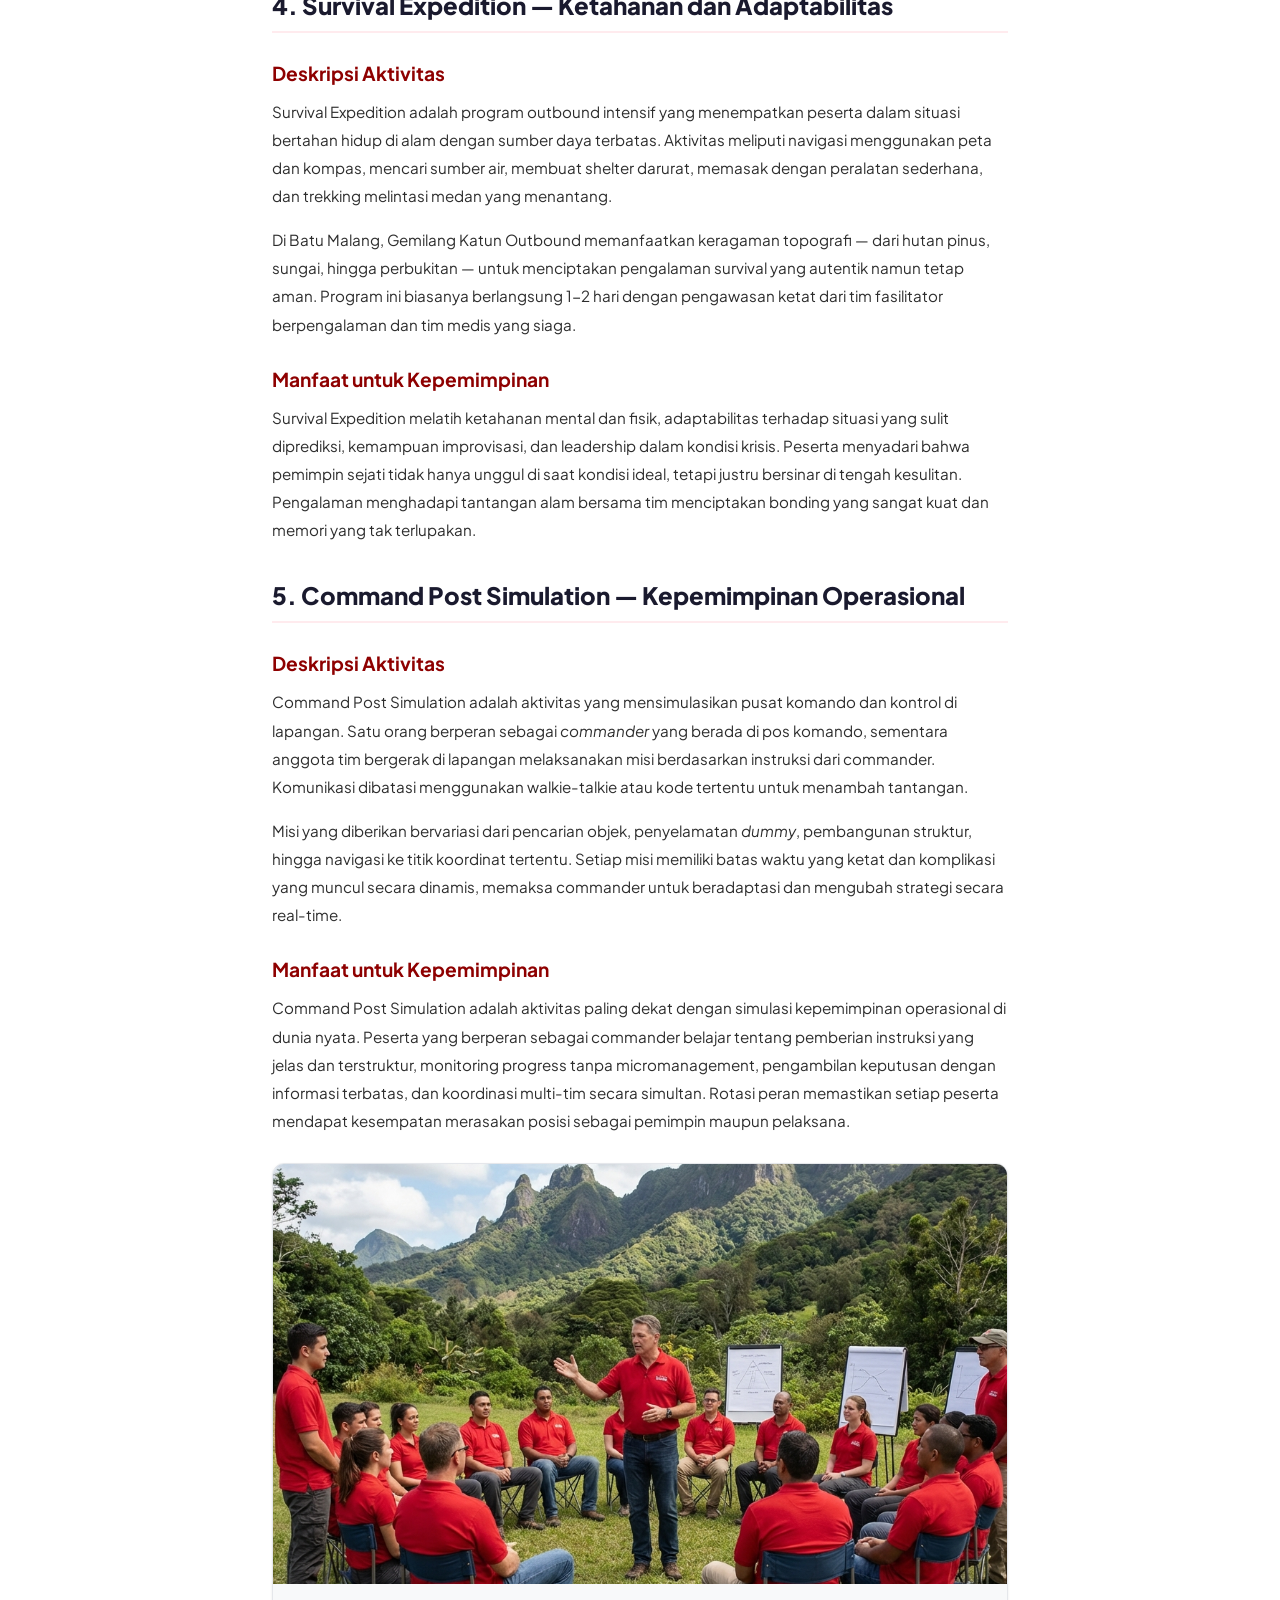
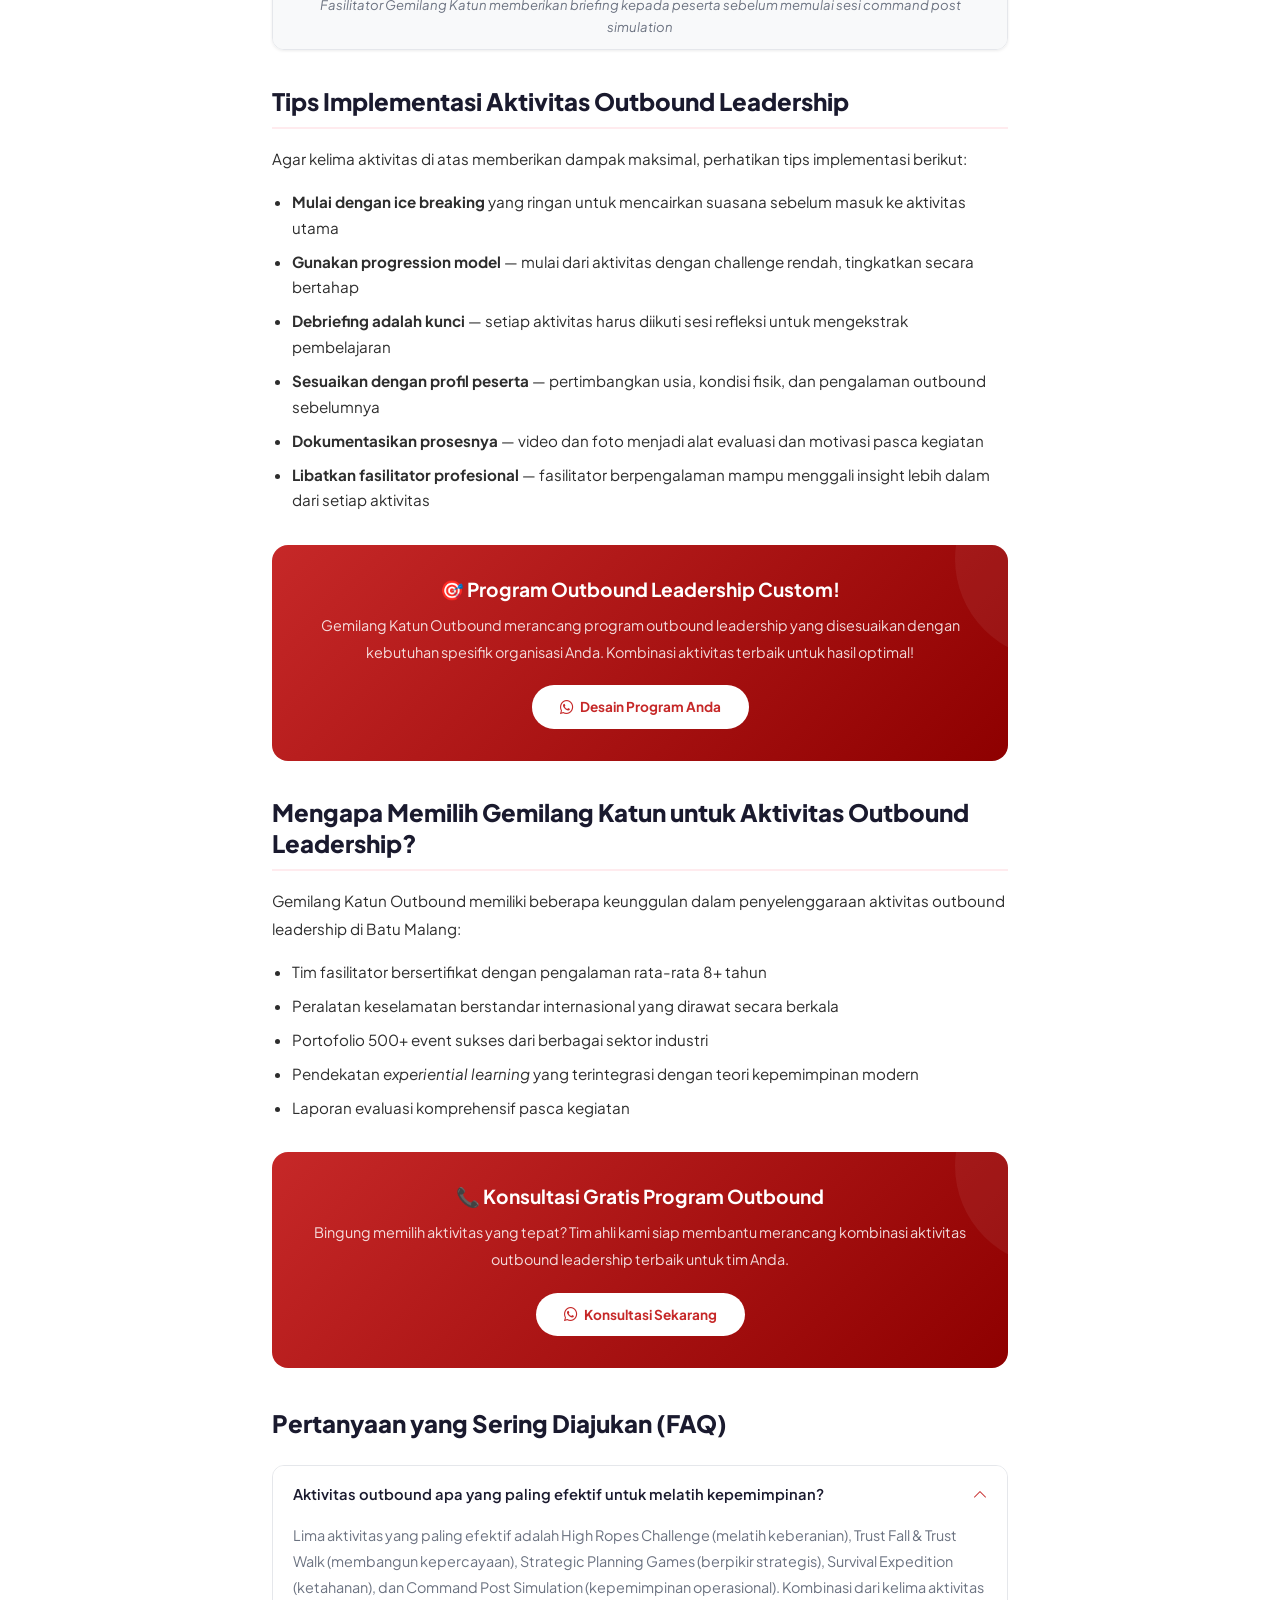
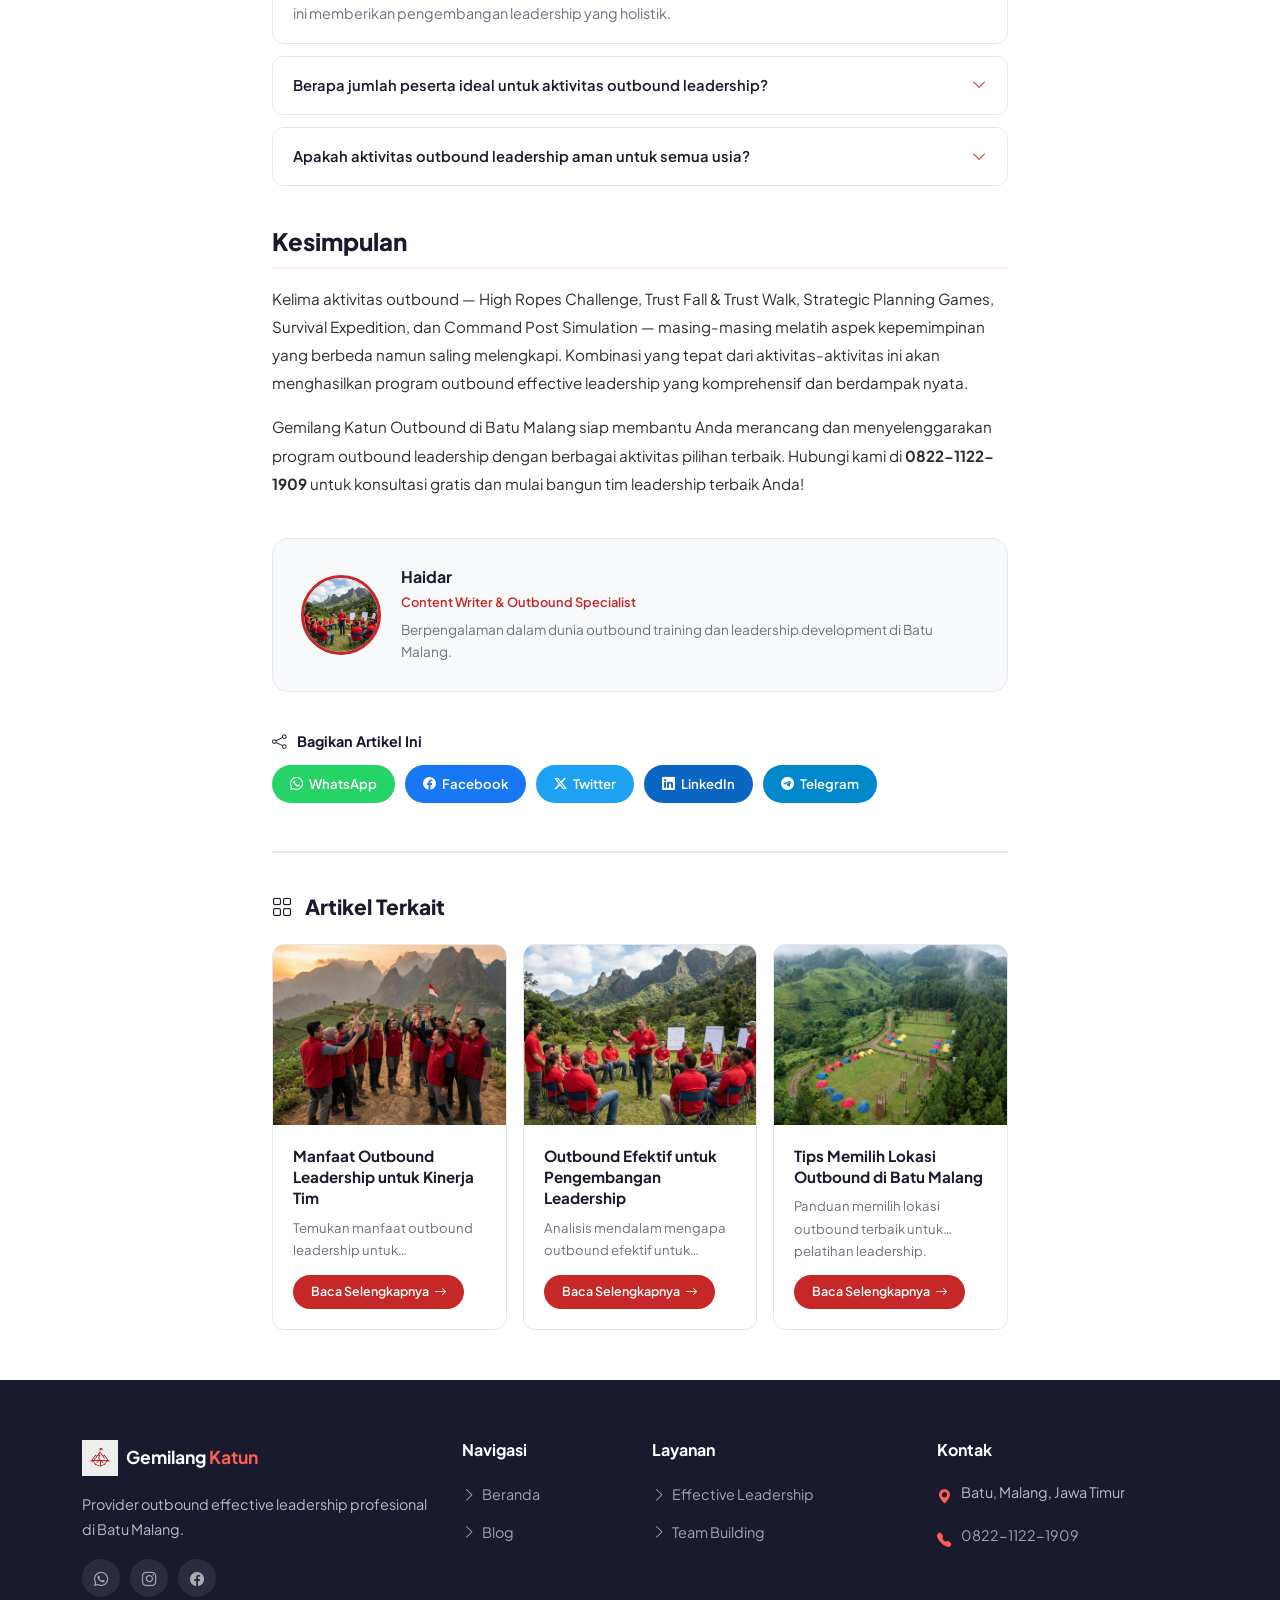
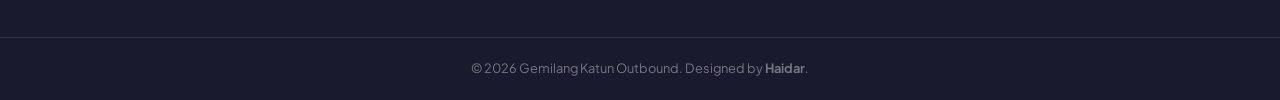
<file: aktivitas-outbound-terbaik-kepemimpinan.html>
<!DOCTYPE html>
<html lang="id">

<head>
    <meta charset="UTF-8">
    <meta name="viewport" content="width=device-width, initial-scale=1.0, maximum-scale=5.0">
    <meta http-equiv="X-UA-Compatible" content="IE=edge">
    <title>5 Aktivitas Outbound Terbaik untuk Membangun Jiwa Kepemimpinan | Gemilang Katun</title>
    <meta name="description"
        content="Rekomendasi 5 aktivitas outbound terbaik yang dirancang khusus untuk mengembangkan jiwa kepemimpinan. Dari trust fall hingga strategic planning games di Batu Malang.">
    <meta name="keywords"
        content="aktivitas outbound leadership, games outbound kepemimpinan, permainan team building, outbound effective leadership batu, aktivitas trust building, rope challenge leadership">
    <meta name="author" content="Haidar">
    <meta name="robots" content="index, follow, max-image-preview:large, max-snippet:-1, max-video-preview:-1">
    <link rel="canonical" href="https://outboundleadership.vercel.app/aktivitas-outbound-terbaik-kepemimpinan.html">
    <meta property="og:type" content="article">
    <meta property="og:site_name" content="Gemilang Katun Outbound">
    <meta property="og:title" content="5 Aktivitas Outbound Terbaik untuk Membangun Jiwa Kepemimpinan">
    <meta property="og:description"
        content="Rekomendasi 5 aktivitas outbound terbaik untuk mengembangkan jiwa kepemimpinan.">
    <meta property="og:url"
        content="https://outboundleadership.vercel.app/aktivitas-outbound-terbaik-kepemimpinan.html">
    <meta property="og:image" content="https://outboundleadership.vercel.app/assets/img/blog-3.png">
    <meta property="og:locale" content="id_ID">
    <meta property="article:published_time" content="2026-02-15T08:00:00+07:00">
    <meta property="article:modified_time" content="2026-02-22T10:00:00+07:00">
    <meta property="article:author" content="Haidar">
    <meta property="article:section" content="Aktivitas">
    <meta name="twitter:card" content="summary_large_image">
    <meta name="twitter:title" content="5 Aktivitas Outbound Terbaik untuk Jiwa Kepemimpinan">
    <meta name="twitter:image" content="https://outboundleadership.vercel.app/assets/img/blog-3.png">
    <link rel="icon" type="image/png" href="assets/img/logo.png">
    <link rel="apple-touch-icon" href="assets/img/logo.png">
    <meta name="theme-color" content="#C62828">
    <link rel="preconnect" href="https://cdn.jsdelivr.net" crossorigin>
    <link rel="stylesheet" href="https://cdn.jsdelivr.net/npm/bootstrap@5.3.2/dist/css/bootstrap.min.css">
    <link rel="stylesheet" href="https://cdn.jsdelivr.net/npm/bootstrap-icons@1.11.3/font/bootstrap-icons.min.css">
    <link rel="stylesheet" href="assets/css/style.css">
    <script type="application/ld+json">
  {"@context":"https://schema.org","@type":"Article","headline":"5 Aktivitas Outbound Terbaik untuk Membangun Jiwa Kepemimpinan","description":"Rekomendasi 5 aktivitas outbound terbaik yang dirancang khusus untuk mengembangkan jiwa kepemimpinan.","image":"https://outboundleadership.vercel.app/assets/img/blog-3.png","author":{"@type":"Person","name":"Haidar"},"publisher":{"@type":"Organization","name":"Gemilang Katun Outbound","logo":{"@type":"ImageObject","url":"https://outboundleadership.vercel.app/assets/img/logo.png"}},"datePublished":"2026-02-15T08:00:00+07:00","dateModified":"2026-02-22T10:00:00+07:00","mainEntityOfPage":{"@type":"WebPage","@id":"https://outboundleadership.vercel.app/aktivitas-outbound-terbaik-kepemimpinan.html"}}
  </script>
    <script type="application/ld+json">
  {"@context":"https://schema.org","@type":"FAQPage","mainEntity":[{"@type":"Question","name":"Aktivitas outbound apa yang paling efektif untuk melatih kepemimpinan?","acceptedAnswer":{"@type":"Answer","text":"Aktivitas yang paling efektif meliputi High Ropes Challenge, Trust Fall & Trust Walk, Strategic Planning Games, Survival Expedition, dan Command Post Simulation. Setiap aktivitas melatih aspek kepemimpinan yang berbeda."}},{"@type":"Question","name":"Berapa jumlah peserta ideal untuk aktivitas outbound leadership?","acceptedAnswer":{"@type":"Answer","text":"Jumlah ideal adalah 30-80 peserta per sesi. Peserta dibagi dalam kelompok kecil 8-12 orang untuk memastikan setiap individu mendapat kesempatan berpartisipasi aktif."}},{"@type":"Question","name":"Apakah aktivitas outbound leadership aman untuk semua usia?","acceptedAnswer":{"@type":"Answer","text":"Ya, aktivitas outbound leadership dapat disesuaikan dengan usia dan kondisi fisik peserta. Tim Gemilang Katun Outbound selalu melakukan briefing keselamatan dan menyediakan peralatan berstandar internasional."}}]}
  </script>
</head>

<body>

    <nav class="navbar navbar-expand-lg fixed-top" id="mainNavbar">
        <div class="container">
            <a class="navbar-brand" href="index.html"><img src="assets/img/logo.png" alt="Logo Gemilang Katun Outbound"
                    width="40" height="40"> Gemilang <span>Katun</span></a>
            <button class="navbar-toggler" type="button" data-bs-toggle="collapse" data-bs-target="#navbarNav"
                aria-controls="navbarNav" aria-expanded="false" aria-label="Toggle navigation"><i
                    class="bi bi-list"></i></button>
            <div class="collapse navbar-collapse" id="navbarNav">
                <ul class="navbar-nav ms-auto me-3">
                    <li class="nav-item"><a class="nav-link" href="index.html">Beranda</a></li>
                    <li class="nav-item"><a class="nav-link" href="index.html#layanan">Layanan</a></li>
                    <li class="nav-item"><a class="nav-link" href="index.html#tentang">Tentang</a></li>
                    <li class="nav-item"><a class="nav-link active" href="blog.html">Blog</a></li>
                    <li class="nav-item"><a class="nav-link" href="index.html#kontak">Kontak</a></li>
                </ul>
                <a href="https://wa.me/6282211221909?text=Halo%20Gemilang%20Katun%20Outbound" class="btn-wa-nav"
                    target="_blank" rel="noopener"><i class="bi bi-whatsapp"></i> Hubungi Kami</a>
            </div>
        </div>
    </nav>

    <section class="article-hero">
        <div class="container">
            <nav aria-label="breadcrumb">
                <ol class="breadcrumb">
                    <li class="breadcrumb-item"><a href="index.html">Beranda</a></li>
                    <li class="breadcrumb-item"><a href="blog.html">Blog</a></li>
                    <li class="breadcrumb-item active" aria-current="page">Aktivitas Outbound Terbaik</li>
                </ol>
            </nav>
            <div class="article-meta-top">
                <span class="badge-cat">Aktivitas</span>
                <span class="meta-item"><i class="bi bi-calendar3"></i> 15 Februari 2026</span>
                <span class="meta-item"><i class="bi bi-person"></i> Haidar</span>
                <span class="meta-item"><i class="bi bi-clock"></i> 10 min read</span>
            </div>
            <h1 class="article-title">5 Aktivitas Outbound Terbaik untuk Membangun Jiwa Kepemimpinan</h1>
        </div>
    </section>

    <section class="article-content-wrapper">
        <div class="container">
            <div class="row justify-content-center">
                <div class="col-lg-8">

                    <figure class="article-main-img">
                        <img src="assets/img/blog-3.png"
                            alt="Peserta outbound melakukan berbagai aktivitas leadership seperti rope climbing, trust fall dan obstacle course di alam terbuka"
                            width="800" height="450" loading="eager">
                        <figcaption>Peserta outbound melakukan berbagai aktivitas leadership development termasuk rope
                            climbing, trust fall, dan obstacle course di area pelatihan</figcaption>
                    </figure>

                    <div class="toc-box" id="tocBox">
                        <div class="toc-header" id="tocToggle"><span><i class="bi bi-list-ul me-2"></i> Daftar
                                Isi</span><i class="bi bi-chevron-down"></i></div>
                        <div class="toc-body" id="tocBody">
                            <ul id="tocList"></ul>
                        </div>
                    </div>

                    <div class="article-body" id="articleBody">

                        <p>Dalam program <strong>outbound effective leadership</strong>, pemilihan aktivitas yang tepat
                            menjadi faktor penentu keberhasilan. Tidak semua aktivitas outdoor memiliki dampak yang sama
                            terhadap pengembangan kepemimpinan. Diperlukan desain aktivitas yang terarah, terukur, dan
                            mampu memicu transformasi perilaku pada peserta.</p>

                        <p>Gemilang Katun Outbound, sebagai provider outbound leadership terkemuka di Batu Malang, telah
                            mengembangkan dan menyempurnakan berbagai aktivitas yang terbukti efektif dalam membangun
                            jiwa kepemimpinan. Berdasarkan pengalaman menangani lebih dari 500 event dan feedback dari
                            ratusan klien, berikut adalah 5 aktivitas outbound terbaik yang kami rekomendasikan untuk
                            program leadership Anda.</p>

                        <h2 id="aktivitas-1-high-ropes">1. High Ropes Challenge — Menempa Keberanian dan Ketegasan</h2>

                        <h3 id="deskripsi-high-ropes">Deskripsi Aktivitas</h3>

                        <p>High Ropes Challenge adalah aktivitas outbound yang dilakukan di ketinggian 8-15 meter
                            menggunakan instalasi tali dan platform yang dipasang di antara pohon-pohon besar. Peserta
                            harus melewati serangkaian rintangan sambil menggunakan peralatan keselamatan berstandar
                            internasional. Aktivitas ini dirancang untuk menguji keberanian, ketegasan dalam pengambilan
                            keputusan, dan kemampuan mengelola ketakutan.</p>

                        <p>Di kawasan Batu Malang, Gemilang Katun Outbound memiliki instalasi high ropes course yang
                            dikelilingi oleh hutan pinus alami. Suasana alam pegunungan menambah tantangan dan kesan
                            mendalam bagi peserta.</p>

                        <h3 id="manfaat-high-ropes">Manfaat untuk Kepemimpinan</h3>

                        <p>High Ropes Challenge mengajarkan pemimpin untuk berani mengambil risiko yang terukur, tetap
                            tenang di bawah tekanan, dan membangun kepercayaan diri. Ketika seorang peserta berhasil
                            menyelesaikan challenge di ketinggian, ia mengalami <em>peak experience</em> yang
                            meningkatkan keyakinan dirinya secara signifikan. Skill ini langsung applicable dalam
                            konteks pengambilan keputusan bisnis yang berisiko tinggi.</p>

                        <blockquote>
                            <p>"Kepemimpinan sejati tidak lahir di zona nyaman. Ia tumbuh saat kita berani melangkah
                                melampaui batas yang kita yakini. High ropes adalah metafora sempurna untuk perjalanan
                                ini." — Fasilitator Senior Gemilang Katun</p>
                        </blockquote>

                        <h2 id="aktivitas-2-trust-building">2. Trust Fall & Trust Walk — Fondasi Kepercayaan Tim</h2>

                        <h3 id="deskripsi-trust">Deskripsi Aktivitas</h3>

                        <p>Trust Fall adalah aktivitas klasik namun sangat powerful dalam outbound leadership. Peserta
                            berdiri di atas platform setinggi 1.5-2 meter dan menjatuhkan diri ke belakang untuk
                            ditangkap oleh anggota tim yang berdiri di bawah. Sementara Trust Walk melibatkan peserta
                            yang ditutup matanya dan harus berjalan melalui rintangan dipandu oleh partner mereka
                            menggunakan instruksi verbal.</p>

                        <p>Kedua aktivitas ini tampak sederhana, namun memiliki dampak psikologis yang mendalam. Peserta
                            mengalami transformasi dari ketidakpercayaan menjadi kepercayaan penuh terhadap rekan tim —
                            sebuah pengalaman yang sulit didapat di lingkungan kantor biasa.</p>

                        <h3 id="manfaat-trust">Manfaat untuk Kepemimpinan</h3>

                        <p>Pemimpin yang efektif harus mampu membangun dan memberikan kepercayaan. Trust activities
                            melatih kedua aspek ini secara simultan. Peserta belajar bahwa kepemimpinan bukan tentang
                            kontrol total, melainkan tentang mendelegasikan dan mempercayai kemampuan orang lain. Di
                            sisi lain, mereka juga belajar menjadi orang yang layak dipercaya — yang bertanggung jawab
                            menerima dan melindungi kepercayaan yang diberikan.</p>

                        <div class="baca-juga-box">
                            <h5><i class="bi bi-bookmark-star me-2"></i> Baca Juga</h5>
                            <ul>
                                <li><a href="manfaat-outbound-leadership-kinerja-tim.html"><i
                                            class="bi bi-arrow-right-short"></i> Manfaat Outbound Leadership untuk
                                        Meningkatkan Kinerja Tim</a></li>
                                <li><a href="outbound-efektif-pengembangan-leadership.html"><i
                                            class="bi bi-arrow-right-short"></i> Mengapa Outbound Efektif untuk
                                        Pengembangan Leadership Karyawan</a></li>
                            </ul>
                        </div>

                        <h2 id="aktivitas-3-strategic-planning">3. Strategic Planning Games — Kepemimpinan Strategis
                        </h2>

                        <h3 id="deskripsi-strategic">Deskripsi Aktivitas</h3>

                        <p>Strategic Planning Games adalah serangkaian permainan yang mensimulasikan proses pengambilan
                            keputusan strategis dalam konteks outdoor. Contoh aktivitas meliputi <em>Bridge Building
                                Challenge</em> (membangun jembatan darurat dengan bahan terbatas), <em>Territory
                                Conquest</em> (merancang strategi untuk menguasai area tertentu), dan <em>Resource
                                Management Simulation</em> (mengelola sumber daya terbatas untuk mencapai tujuan).</p>

                        <p>Setiap permainan dirancang dengan complexity level yang meningkat secara gradual. Tim harus
                            menganalisis situasi, membagi peran, merancang strategi, dan mengeksekusi rencana dalam
                            batas waktu tertentu. Fasilitator Gemilang Katun Outbound akan memandu proses debriefing
                            untuk mengekstrak pembelajaran leadership dari setiap permainan.</p>

                        <h3 id="manfaat-strategic">Manfaat untuk Kepemimpinan</h3>

                        <p>Strategic Planning Games mengembangkan kemampuan berpikir strategis, pengambilan keputusan di
                            bawah tekanan waktu, delegasi tugas, dan manajemen sumber daya. Pemimpin belajar bahwa
                            perencanaan yang matang, komunikasi yang jelas, dan adaptabilitas terhadap perubahan situasi
                            adalah kunci keberhasilan. Permainan ini juga mengungkap <em>leadership style</em> alami
                            setiap peserta, membantu mereka memahami kekuatan dan area pengembangan masing-masing.</p>

                        <figure class="article-img-box">
                            <img src="assets/img/blog-1.png"
                                alt="Tim peserta outbound berdiskusi dan merayakan keberhasilan menyelesaikan strategic planning challenge di alam terbuka"
                                width="800" height="400" loading="lazy">
                            <figcaption>Tim peserta outbound berdiskusi strategi dan merayakan keberhasilan setelah
                                menyelesaikan strategic planning challenge</figcaption>
                        </figure>

                        <h2 id="aktivitas-4-survival">4. Survival Expedition — Ketahanan dan Adaptabilitas</h2>

                        <h3 id="deskripsi-survival">Deskripsi Aktivitas</h3>

                        <p>Survival Expedition adalah program outbound intensif yang menempatkan peserta dalam situasi
                            bertahan hidup di alam dengan sumber daya terbatas. Aktivitas meliputi navigasi menggunakan
                            peta dan kompas, mencari sumber air, membuat shelter darurat, memasak dengan peralatan
                            sederhana, dan trekking melintasi medan yang menantang.</p>

                        <p>Di Batu Malang, Gemilang Katun Outbound memanfaatkan keragaman topografi — dari hutan pinus,
                            sungai, hingga perbukitan — untuk menciptakan pengalaman survival yang autentik namun tetap
                            aman. Program ini biasanya berlangsung 1-2 hari dengan pengawasan ketat dari tim fasilitator
                            berpengalaman dan tim medis yang siaga.</p>

                        <h3 id="manfaat-survival">Manfaat untuk Kepemimpinan</h3>

                        <p>Survival Expedition melatih ketahanan mental dan fisik, adaptabilitas terhadap situasi yang
                            sulit diprediksi, kemampuan improvisasi, dan leadership dalam kondisi krisis. Peserta
                            menyadari bahwa pemimpin sejati tidak hanya unggul di saat kondisi ideal, tetapi justru
                            bersinar di tengah kesulitan. Pengalaman menghadapi tantangan alam bersama tim menciptakan
                            bonding yang sangat kuat dan memori yang tak terlupakan.</p>

                        <h2 id="aktivitas-5-command-post">5. Command Post Simulation — Kepemimpinan Operasional</h2>

                        <h3 id="deskripsi-command">Deskripsi Aktivitas</h3>

                        <p>Command Post Simulation adalah aktivitas yang mensimulasikan pusat komando dan kontrol di
                            lapangan. Satu orang berperan sebagai <em>commander</em> yang berada di pos komando,
                            sementara anggota tim bergerak di lapangan melaksanakan misi berdasarkan instruksi dari
                            commander. Komunikasi dibatasi menggunakan walkie-talkie atau kode tertentu untuk menambah
                            tantangan.</p>

                        <p>Misi yang diberikan bervariasi dari pencarian objek, penyelamatan <em>dummy</em>, pembangunan
                            struktur, hingga navigasi ke titik koordinat tertentu. Setiap misi memiliki batas waktu yang
                            ketat dan komplikasi yang muncul secara dinamis, memaksa commander untuk beradaptasi dan
                            mengubah strategi secara real-time.</p>

                        <h3 id="manfaat-command">Manfaat untuk Kepemimpinan</h3>

                        <p>Command Post Simulation adalah aktivitas paling dekat dengan simulasi kepemimpinan
                            operasional di dunia nyata. Peserta yang berperan sebagai commander belajar tentang
                            pemberian instruksi yang jelas dan terstruktur, monitoring progress tanpa micromanagement,
                            pengambilan keputusan dengan informasi terbatas, dan koordinasi multi-tim secara simultan.
                            Rotasi peran memastikan setiap peserta mendapat kesempatan merasakan posisi sebagai pemimpin
                            maupun pelaksana.</p>

                        <figure class="article-img-box">
                            <img src="assets/img/blog-4.png"
                                alt="Fasilitator outbound memberikan arahan kepada peserta dalam sesi command post simulation dengan backdrop pegunungan"
                                width="800" height="400" loading="lazy">
                            <figcaption>Fasilitator Gemilang Katun memberikan briefing kepada peserta sebelum memulai
                                sesi command post simulation</figcaption>
                        </figure>

                        <h2 id="tips-implementasi">Tips Implementasi Aktivitas Outbound Leadership</h2>

                        <p>Agar kelima aktivitas di atas memberikan dampak maksimal, perhatikan tips implementasi
                            berikut:</p>

                        <ul>
                            <li><strong>Mulai dengan ice breaking</strong> yang ringan untuk mencairkan suasana sebelum
                                masuk ke aktivitas utama</li>
                            <li><strong>Gunakan progression model</strong> — mulai dari aktivitas dengan challenge
                                rendah, tingkatkan secara bertahap</li>
                            <li><strong>Debriefing adalah kunci</strong> — setiap aktivitas harus diikuti sesi refleksi
                                untuk mengekstrak pembelajaran</li>
                            <li><strong>Sesuaikan dengan profil peserta</strong> — pertimbangkan usia, kondisi fisik,
                                dan pengalaman outbound sebelumnya</li>
                            <li><strong>Dokumentasikan prosesnya</strong> — video dan foto menjadi alat evaluasi dan
                                motivasi pasca kegiatan</li>
                            <li><strong>Libatkan fasilitator profesional</strong> — fasilitator berpengalaman mampu
                                menggali insight lebih dalam dari setiap aktivitas</li>
                        </ul>

                        <div class="promo-banner">
                            <h4>🎯 Program Outbound Leadership Custom!</h4>
                            <p>Gemilang Katun Outbound merancang program outbound leadership yang disesuaikan dengan
                                kebutuhan spesifik organisasi Anda. Kombinasi aktivitas terbaik untuk hasil optimal!</p>
                            <a href="https://wa.me/6282211221909?text=Halo%2C%20saya%20ingin%20program%20outbound%20leadership%20custom"
                                class="btn-promo" target="_blank" rel="noopener"><i class="bi bi-whatsapp"></i> Desain
                                Program Anda</a>
                        </div>

                        <h2 id="mengapa-gemilang">Mengapa Memilih Gemilang Katun untuk Aktivitas Outbound Leadership?
                        </h2>

                        <p>Gemilang Katun Outbound memiliki beberapa keunggulan dalam penyelenggaraan aktivitas outbound
                            leadership di Batu Malang:</p>

                        <ul>
                            <li>Tim fasilitator bersertifikat dengan pengalaman rata-rata 8+ tahun</li>
                            <li>Peralatan keselamatan berstandar internasional yang dirawat secara berkala</li>
                            <li>Portofolio 500+ event sukses dari berbagai sektor industri</li>
                            <li>Pendekatan <em>experiential learning</em> yang terintegrasi dengan teori kepemimpinan
                                modern</li>
                            <li>Laporan evaluasi komprehensif pasca kegiatan</li>
                        </ul>

                        <div class="promo-banner">
                            <h4>📞 Konsultasi Gratis Program Outbound</h4>
                            <p>Bingung memilih aktivitas yang tepat? Tim ahli kami siap membantu merancang kombinasi
                                aktivitas outbound leadership terbaik untuk tim Anda.</p>
                            <a href="https://wa.me/6282211221909?text=Halo%2C%20saya%20ingin%20konsultasi%20aktivitas%20outbound%20leadership"
                                class="btn-promo" target="_blank" rel="noopener"><i class="bi bi-whatsapp"></i>
                                Konsultasi Sekarang</a>
                        </div>

                        <div class="faq-section">
                            <h2 id="faq">Pertanyaan yang Sering Diajukan (FAQ)</h2>
                            <div class="faq-item">
                                <button class="faq-question" data-bs-toggle="collapse" data-bs-target="#faq1"
                                    aria-expanded="true"><span>Aktivitas outbound apa yang paling efektif untuk melatih
                                        kepemimpinan?</span><i class="bi bi-chevron-down"></i></button>
                                <div id="faq1" class="collapse show">
                                    <div class="faq-answer">Lima aktivitas yang paling efektif adalah High Ropes
                                        Challenge (melatih keberanian), Trust Fall & Trust Walk (membangun kepercayaan),
                                        Strategic Planning Games (berpikir strategis), Survival Expedition (ketahanan),
                                        dan Command Post Simulation (kepemimpinan operasional). Kombinasi dari kelima
                                        aktivitas ini memberikan pengembangan leadership yang holistik.</div>
                                </div>
                            </div>
                            <div class="faq-item">
                                <button class="faq-question collapsed" data-bs-toggle="collapse" data-bs-target="#faq2"
                                    aria-expanded="false"><span>Berapa jumlah peserta ideal untuk aktivitas outbound
                                        leadership?</span><i class="bi bi-chevron-down"></i></button>
                                <div id="faq2" class="collapse">
                                    <div class="faq-answer">Jumlah ideal adalah 30-80 peserta per sesi. Peserta dibagi
                                        dalam kelompok kecil 8-12 orang untuk memastikan setiap individu mendapat
                                        kesempatan berpartisipasi aktif dan mendapat feedback dari fasilitator. Untuk
                                        jumlah yang lebih besar, kami menggunakan sistem rotasi station.</div>
                                </div>
                            </div>
                            <div class="faq-item">
                                <button class="faq-question collapsed" data-bs-toggle="collapse" data-bs-target="#faq3"
                                    aria-expanded="false"><span>Apakah aktivitas outbound leadership aman untuk semua
                                        usia?</span><i class="bi bi-chevron-down"></i></button>
                                <div id="faq3" class="collapse">
                                    <div class="faq-answer">Ya, semua aktivitas dapat disesuaikan dengan usia dan
                                        kondisi fisik peserta. Tim Gemilang Katun Outbound selalu melakukan briefing
                                        keselamatan di awal dan menyediakan peralatan berstandar internasional. Untuk
                                        peserta dengan kondisi khusus, kami menyediakan alternatif aktivitas yang tetap
                                        bermakna.</div>
                                </div>
                            </div>
                        </div>

                        <h2 id="kesimpulan">Kesimpulan</h2>

                        <p>Kelima aktivitas outbound — High Ropes Challenge, Trust Fall & Trust Walk, Strategic Planning
                            Games, Survival Expedition, dan Command Post Simulation — masing-masing melatih aspek
                            kepemimpinan yang berbeda namun saling melengkapi. Kombinasi yang tepat dari
                            aktivitas-aktivitas ini akan menghasilkan program outbound effective leadership yang
                            komprehensif dan berdampak nyata.</p>

                        <p>Gemilang Katun Outbound di Batu Malang siap membantu Anda merancang dan menyelenggarakan
                            program outbound leadership dengan berbagai aktivitas pilihan terbaik. Hubungi kami di
                            <strong>0822-1122-1909</strong> untuk konsultasi gratis dan mulai bangun tim leadership
                            terbaik Anda!</p>

                    </div>

                    <div class="author-box">
                        <img src="assets/img/blog-4.png" alt="Foto Profil Haidar" width="80" height="80" loading="lazy">
                        <div class="author-info">
                            <h5>Haidar</h5>
                            <div class="author-role">Content Writer & Outbound Specialist</div>
                            <p>Berpengalaman dalam dunia outbound training dan leadership development di Batu Malang.
                            </p>
                        </div>
                    </div>

                    <div class="share-box">
                        <h5><i class="bi bi-share me-2"></i> Bagikan Artikel Ini</h5>
                        <div class="share-btns">
                            <a href="#" class="share-btn wa" id="shareWA" target="_blank" rel="noopener"><i
                                    class="bi bi-whatsapp"></i> WhatsApp</a>
                            <a href="#" class="share-btn fb" id="shareFB" target="_blank" rel="noopener"><i
                                    class="bi bi-facebook"></i> Facebook</a>
                            <a href="#" class="share-btn tw" id="shareTW" target="_blank" rel="noopener"><i
                                    class="bi bi-twitter-x"></i> Twitter</a>
                            <a href="#" class="share-btn li" id="shareLI" target="_blank" rel="noopener"><i
                                    class="bi bi-linkedin"></i> LinkedIn</a>
                            <a href="#" class="share-btn tg" id="shareTG" target="_blank" rel="noopener"><i
                                    class="bi bi-telegram"></i> Telegram</a>
                        </div>
                    </div>

                    <div class="related-section">
                        <h3><i class="bi bi-grid me-2"></i> Artikel Terkait</h3>
                        <div class="row g-3">
                            <div class="col-md-4">
                                <div class="related-card">
                                    <img src="assets/img/blog-1.png" alt="Manfaat outbound leadership" width="300"
                                        height="180" loading="lazy">
                                    <div class="related-card-body">
                                        <h5>Manfaat Outbound Leadership untuk Kinerja Tim</h5>
                                        <p>Temukan manfaat outbound leadership untuk meningkatkan produktivitas.</p>
                                        <a href="manfaat-outbound-leadership-kinerja-tim.html" class="btn-read-sm">Baca
                                            Selengkapnya <i class="bi bi-arrow-right"></i></a>
                                    </div>
                                </div>
                            </div>
                            <div class="col-md-4">
                                <div class="related-card">
                                    <img src="assets/img/blog-4.png" alt="Outbound efektif pengembangan leadership"
                                        width="300" height="180" loading="lazy">
                                    <div class="related-card-body">
                                        <h5>Outbound Efektif untuk Pengembangan Leadership</h5>
                                        <p>Analisis mendalam mengapa outbound efektif untuk pengembangan kepemimpinan.
                                        </p>
                                        <a href="outbound-efektif-pengembangan-leadership.html" class="btn-read-sm">Baca
                                            Selengkapnya <i class="bi bi-arrow-right"></i></a>
                                    </div>
                                </div>
                            </div>
                            <div class="col-md-4">
                                <div class="related-card">
                                    <img src="assets/img/blog-2.png" alt="Tips lokasi outbound Batu" width="300"
                                        height="180" loading="lazy">
                                    <div class="related-card-body">
                                        <h5>Tips Memilih Lokasi Outbound di Batu Malang</h5>
                                        <p>Panduan memilih lokasi outbound terbaik untuk pelatihan leadership.</p>
                                        <a href="tips-lokasi-outbound-batu-malang.html" class="btn-read-sm">Baca
                                            Selengkapnya <i class="bi bi-arrow-right"></i></a>
                                    </div>
                                </div>
                            </div>
                        </div>
                    </div>

                </div>
            </div>
        </div>
    </section>

    <footer class="footer">
        <div class="container">
            <div class="row g-4">
                <div class="col-lg-4 col-md-6">
                    <div class="d-flex align-items-center gap-2 mb-3"><img src="assets/img/logo.png" alt="Logo"
                            width="36" height="36" loading="lazy">
                        <h5 class="mb-0" style="font-size:1.1rem;">Gemilang <span
                                style="color:var(--primary-light)">Katun</span></h5>
                    </div>
                    <p>Provider outbound effective leadership profesional di Batu Malang.</p>
                    <div class="footer-social"><a href="https://wa.me/6282211221909" target="_blank" rel="noopener"
                            aria-label="WhatsApp"><i class="bi bi-whatsapp"></i></a><a href="#"
                            aria-label="Instagram"><i class="bi bi-instagram"></i></a><a href="#"
                            aria-label="Facebook"><i class="bi bi-facebook"></i></a></div>
                </div>
                <div class="col-lg-2 col-md-6">
                    <h5>Navigasi</h5>
                    <ul class="footer-links">
                        <li><a href="index.html"><i class="bi bi-chevron-right"></i> Beranda</a></li>
                        <li><a href="blog.html"><i class="bi bi-chevron-right"></i> Blog</a></li>
                    </ul>
                </div>
                <div class="col-lg-3 col-md-6">
                    <h5>Layanan</h5>
                    <ul class="footer-links">
                        <li><a href="#"><i class="bi bi-chevron-right"></i> Effective Leadership</a></li>
                        <li><a href="#"><i class="bi bi-chevron-right"></i> Team Building</a></li>
                    </ul>
                </div>
                <div class="col-lg-3 col-md-6">
                    <h5>Kontak</h5>
                    <ul class="footer-contact list-unstyled">
                        <li><i class="bi bi-geo-alt-fill"></i> <span>Batu, Malang, Jawa Timur</span></li>
                        <li><i class="bi bi-telephone-fill"></i> <a href="tel:+6282211221909"
                                style="color:rgba(255,255,255,.6);">0822-1122-1909</a></li>
                    </ul>
                </div>
            </div>
        </div>
        <div class="footer-bottom">
            <div class="container">&copy; 2026 Gemilang Katun Outbound. Designed by <strong>Haidar</strong>.</div>
        </div>
    </footer>

    <a href="https://wa.me/6282211221909" class="floating-wa" target="_blank" rel="noopener"
        aria-label="Chat WhatsApp"><i class="bi bi-whatsapp"></i></a>
    <button class="floating-up" id="floatingUp" aria-label="Scroll ke atas"
        onclick="window.scrollTo({top:0,behavior:'smooth'})"><i class="bi bi-chevron-up"></i></button>

    <script src="https://cdn.jsdelivr.net/npm/bootstrap@5.3.2/dist/js/bootstrap.bundle.min.js" defer></script>
    <script>
        const navbar = document.getElementById('mainNavbar'), floatingUp = document.getElementById('floatingUp');
        window.addEventListener('scroll', () => { navbar.classList.toggle('scrolled', window.scrollY > 60); floatingUp.classList.toggle('show', window.scrollY > 300); }, { passive: true });
        (function () { const body = document.getElementById('articleBody'), list = document.getElementById('tocList'); body.querySelectorAll('h2,h3').forEach((h, i) => { if (!h.id) h.id = 'heading-' + i; const li = document.createElement('li'); li.className = h.tagName === 'H3' ? 'toc-h3' : 'toc-h2'; const a = document.createElement('a'); a.href = '#' + h.id; a.textContent = h.textContent; a.addEventListener('click', e => { e.preventDefault(); window.scrollTo({ top: document.getElementById(h.id).offsetTop - 90, behavior: 'smooth' }); }); li.appendChild(a); list.appendChild(li); }); const toggle = document.getElementById('tocToggle'), tocBody = document.getElementById('tocBody'); let open = true; toggle.addEventListener('click', () => { open = !open; tocBody.style.display = open ? 'block' : 'none'; toggle.classList.toggle('collapsed', !open); }); })();
        (function () { const u = encodeURIComponent(window.location.href), t = encodeURIComponent(document.title); document.getElementById('shareWA').href = 'https://wa.me/?text=' + t + '%20' + u; document.getElementById('shareFB').href = 'https://www.facebook.com/sharer/sharer.php?u=' + u; document.getElementById('shareTW').href = 'https://twitter.com/intent/tweet?url=' + u + '&text=' + t; document.getElementById('shareLI').href = 'https://www.linkedin.com/sharing/share-offsite/?url=' + u; document.getElementById('shareTG').href = 'https://t.me/share/url?url=' + u + '&text=' + t; })();
    </script>
</body>

</html>
</file>
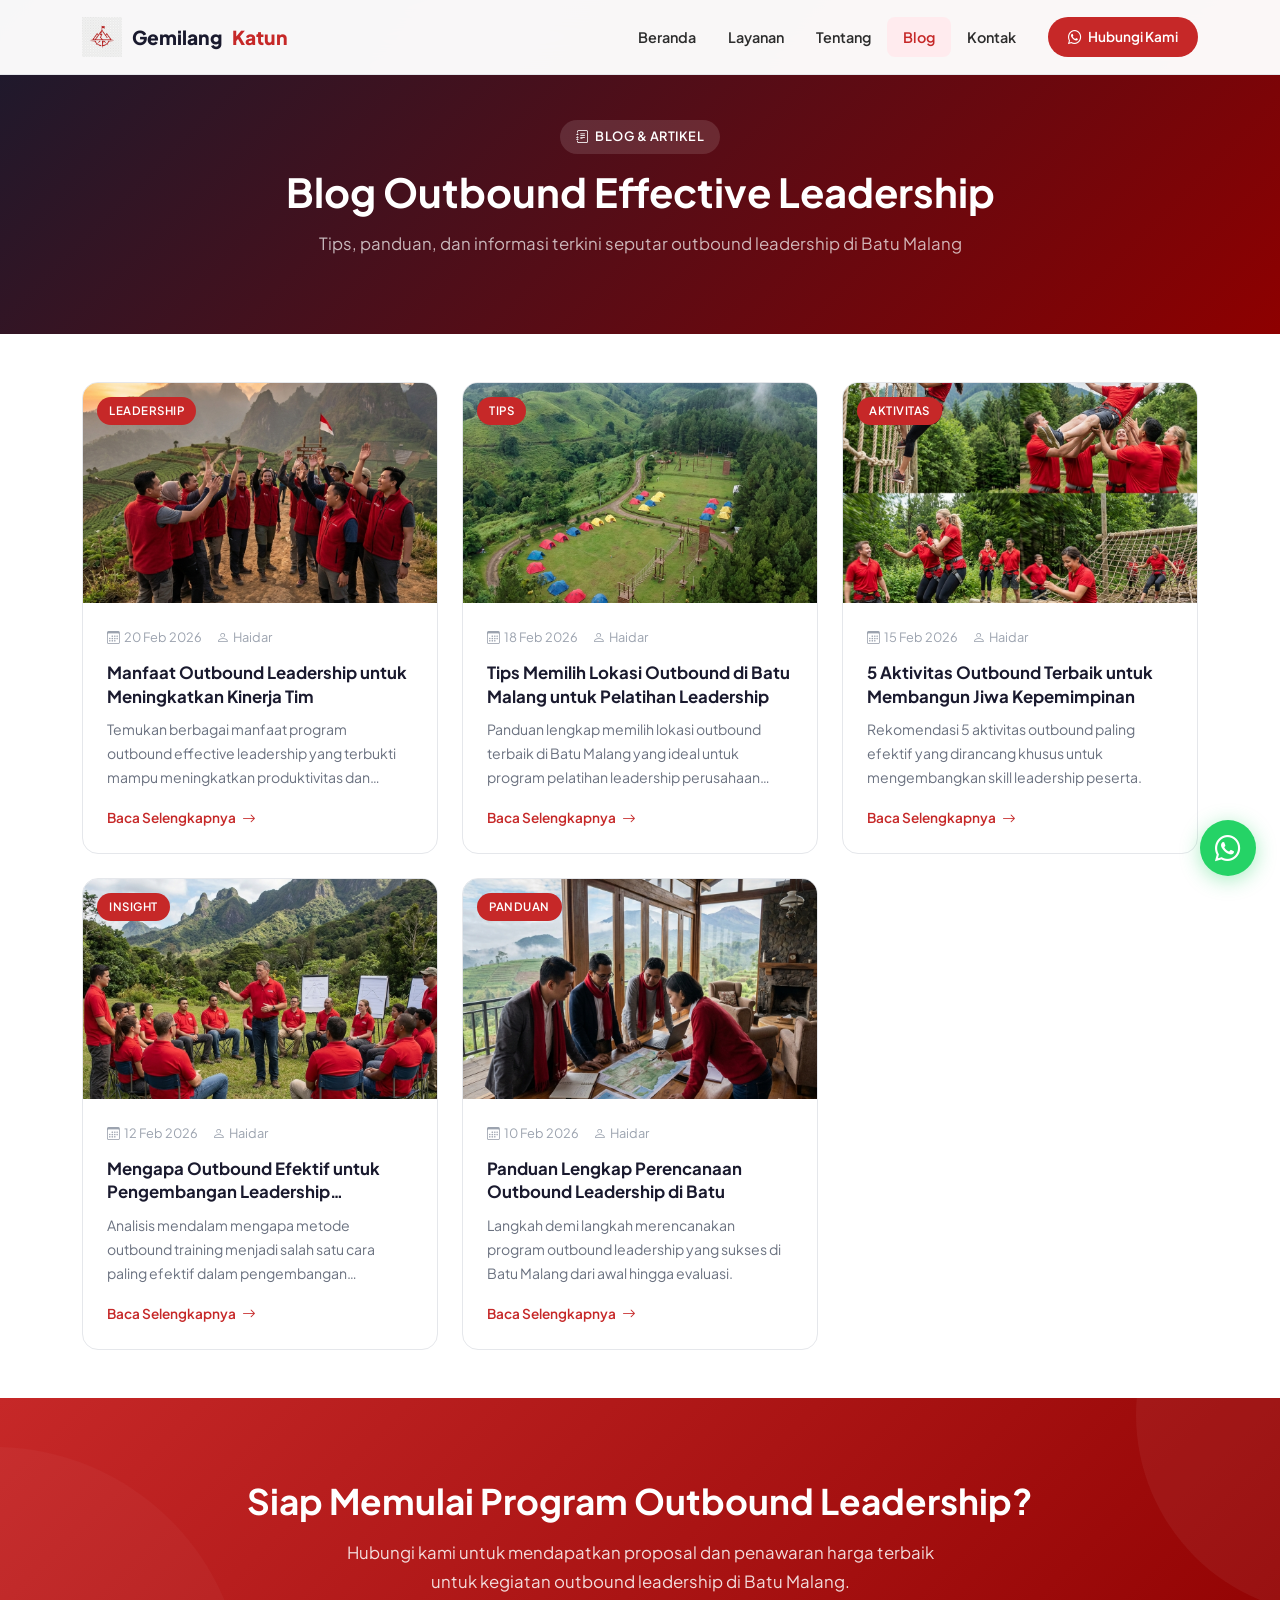
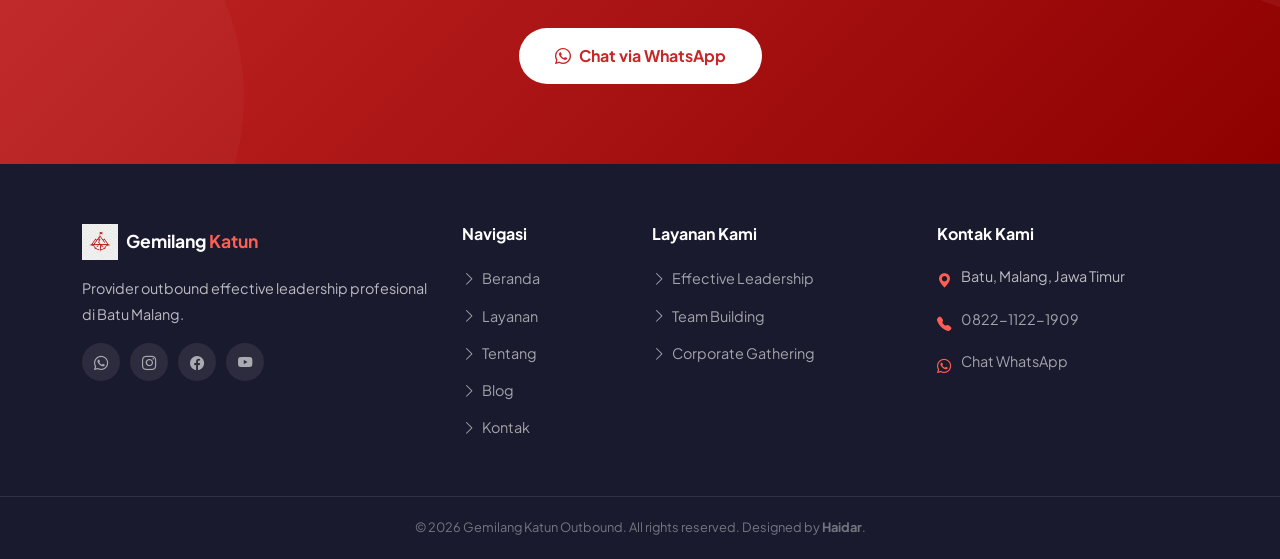
<file: blog.html>
<!DOCTYPE html>
<html lang="id">

<head>
    <meta charset="UTF-8">
    <meta name="viewport" content="width=device-width, initial-scale=1.0, maximum-scale=5.0">
    <meta http-equiv="X-UA-Compatible" content="IE=edge">

    <!-- Primary SEO -->
    <title>Blog Outbound Leadership | Tips & Panduan Outbound Effective Leadership Batu</title>
    <meta name="description"
        content="Baca artikel & panduan lengkap seputar outbound effective leadership di Batu Malang. Tips team building, pelatihan kepemimpinan, dan informasi outbound terbaik.">
    <meta name="keywords"
        content="blog outbound leadership, tips outbound batu malang, panduan leadership training, artikel team building, outbound effective leadership batu, pelatihan kepemimpinan outdoor">
    <meta name="author" content="Haidar">
    <meta name="robots" content="index, follow, max-image-preview:large, max-snippet:-1, max-video-preview:-1">
    <link rel="canonical" href="https://outboundleadership.vercel.app/blog.html">

    <!-- AEO & GEO -->
    <meta name="subject" content="Blog Outbound Effective Leadership Batu">
    <meta name="topic" content="Outbound Training & Leadership Development">
    <meta name="coverage" content="Indonesia">

    <!-- OpenGraph -->
    <meta property="og:type" content="website">
    <meta property="og:site_name" content="Gemilang Katun Outbound">
    <meta property="og:title" content="Blog Outbound Leadership | Tips & Panduan Outbound Effective Leadership Batu">
    <meta property="og:description"
        content="Baca artikel & panduan lengkap seputar outbound effective leadership di Batu Malang.">
    <meta property="og:url" content="https://outboundleadership.vercel.app/blog.html">
    <meta property="og:image" content="https://outboundleadership.vercel.app/assets/img/hero-banner.png">
    <meta property="og:locale" content="id_ID">

    <!-- Twitter Card -->
    <meta name="twitter:card" content="summary_large_image">
    <meta name="twitter:title" content="Blog Outbound Leadership | Tips & Panduan">
    <meta name="twitter:description" content="Artikel & panduan lengkap outbound effective leadership di Batu Malang.">
    <meta name="twitter:image" content="https://outboundleadership.vercel.app/assets/img/hero-banner.png">

    <!-- Favicon -->
    <link rel="icon" type="image/png" sizes="32x32" href="assets/img/logo.png">
    <link rel="icon" type="image/png" sizes="16x16" href="assets/img/logo.png">
    <link rel="apple-touch-icon" sizes="180x180" href="assets/img/logo.png">
    <meta name="theme-color" content="#C62828">

    <!-- Preconnect -->
    <link rel="preconnect" href="https://cdn.jsdelivr.net" crossorigin>
    <link rel="preconnect" href="https://fonts.googleapis.com" crossorigin>

    <!-- Bootstrap 5.3 CSS -->
    <link rel="stylesheet" href="https://cdn.jsdelivr.net/npm/bootstrap@5.3.2/dist/css/bootstrap.min.css">
    <link rel="stylesheet" href="https://cdn.jsdelivr.net/npm/bootstrap-icons@1.11.3/font/bootstrap-icons.min.css">
    <link rel="stylesheet" href="assets/css/style.css">

    <!-- Schema.org - Blog -->
    <script type="application/ld+json">
  {
    "@context": "https://schema.org",
    "@type": "Blog",
    "name": "Blog Gemilang Katun Outbound",
    "url": "https://outboundleadership.vercel.app/blog.html",
    "description": "Artikel & panduan outbound effective leadership, tips team building, dan informasi pelatihan kepemimpinan di Batu Malang.",
    "publisher": {
      "@type": "Organization",
      "name": "Gemilang Katun Outbound",
      "logo": {
        "@type": "ImageObject",
        "url": "https://outboundleadership.vercel.app/assets/img/logo.png"
      }
    }
  }
  </script>
</head>

<body>

    <!-- ========== NAVBAR ========== -->
    <nav class="navbar navbar-expand-lg fixed-top" id="mainNavbar">
        <div class="container">
            <a class="navbar-brand" href="index.html">
                <img src="assets/img/logo.png" alt="Logo Gemilang Katun Outbound" width="40" height="40"
                    loading="eager">
                Gemilang <span>Katun</span>
            </a>
            <button class="navbar-toggler" type="button" data-bs-toggle="collapse" data-bs-target="#navbarNav"
                aria-controls="navbarNav" aria-expanded="false" aria-label="Toggle navigation">
                <i class="bi bi-list"></i>
            </button>
            <div class="collapse navbar-collapse" id="navbarNav">
                <ul class="navbar-nav ms-auto me-3">
                    <li class="nav-item"><a class="nav-link" href="index.html">Beranda</a></li>
                    <li class="nav-item"><a class="nav-link" href="index.html#layanan">Layanan</a></li>
                    <li class="nav-item"><a class="nav-link" href="index.html#tentang">Tentang</a></li>
                    <li class="nav-item"><a class="nav-link active" href="blog.html">Blog</a></li>
                    <li class="nav-item"><a class="nav-link" href="index.html#kontak">Kontak</a></li>
                </ul>
                <a href="https://wa.me/6282211221909?text=Halo%20Gemilang%20Katun%20Outbound" class="btn-wa-nav"
                    target="_blank" rel="noopener">
                    <i class="bi bi-whatsapp"></i> Hubungi Kami
                </a>
            </div>
        </div>
    </nav>

    <!-- ========== BLOG HERO ========== -->
    <section class="blog-hero">
        <div class="container">
            <div class="section-badge" style="background:rgba(255,255,255,.12);color:#fff;"><i
                    class="bi bi-journal-text"></i> Blog & Artikel</div>
            <h1>Blog Outbound Effective Leadership</h1>
            <p>Tips, panduan, dan informasi terkini seputar outbound leadership di Batu Malang</p>
        </div>
    </section>

    <!-- ========== BLOG LISTING ========== -->
    <section class="py-5">
        <div class="container">
            <div class="row g-4">

                <!-- Blog Card 1 -->
                <div class="col-lg-4 col-md-6 animate-up">
                    <div class="blog-card">
                        <div class="blog-card-img">
                            <img src="assets/img/blog-1.png"
                                alt="Manfaat outbound leadership untuk meningkatkan kinerja tim di Batu Malang"
                                width="400" height="220" loading="lazy">
                            <span class="blog-category">Leadership</span>
                        </div>
                        <div class="blog-card-body">
                            <div class="blog-card-meta">
                                <span><i class="bi bi-calendar3"></i> 20 Feb 2026</span>
                                <span><i class="bi bi-person"></i> Haidar</span>
                            </div>
                            <h4>Manfaat Outbound Leadership untuk Meningkatkan Kinerja Tim</h4>
                            <p>Temukan berbagai manfaat program outbound effective leadership yang terbukti mampu
                                meningkatkan produktivitas dan kinerja tim secara signifikan.</p>
                            <a href="manfaat-outbound-leadership-kinerja-tim.html" class="btn-read" id="blogRead1">
                                Baca Selengkapnya <i class="bi bi-arrow-right"></i>
                            </a>
                        </div>
                    </div>
                </div>

                <!-- Blog Card 2 -->
                <div class="col-lg-4 col-md-6 animate-up">
                    <div class="blog-card">
                        <div class="blog-card-img">
                            <img src="assets/img/blog-2.png" alt="Tips memilih lokasi outbound terbaik di Batu Malang"
                                width="400" height="220" loading="lazy">
                            <span class="blog-category">Tips</span>
                        </div>
                        <div class="blog-card-body">
                            <div class="blog-card-meta">
                                <span><i class="bi bi-calendar3"></i> 18 Feb 2026</span>
                                <span><i class="bi bi-person"></i> Haidar</span>
                            </div>
                            <h4>Tips Memilih Lokasi Outbound di Batu Malang untuk Pelatihan Leadership</h4>
                            <p>Panduan lengkap memilih lokasi outbound terbaik di Batu Malang yang ideal untuk program
                                pelatihan leadership perusahaan Anda.</p>
                            <a href="tips-lokasi-outbound-batu-malang.html" class="btn-read" id="blogRead2">
                                Baca Selengkapnya <i class="bi bi-arrow-right"></i>
                            </a>
                        </div>
                    </div>
                </div>

                <!-- Blog Card 3 -->
                <div class="col-lg-4 col-md-6 animate-up">
                    <div class="blog-card">
                        <div class="blog-card-img">
                            <img src="assets/img/blog-3.png"
                                alt="Aktivitas outbound terbaik untuk membangun jiwa kepemimpinan" width="400"
                                height="220" loading="lazy">
                            <span class="blog-category">Aktivitas</span>
                        </div>
                        <div class="blog-card-body">
                            <div class="blog-card-meta">
                                <span><i class="bi bi-calendar3"></i> 15 Feb 2026</span>
                                <span><i class="bi bi-person"></i> Haidar</span>
                            </div>
                            <h4>5 Aktivitas Outbound Terbaik untuk Membangun Jiwa Kepemimpinan</h4>
                            <p>Rekomendasi 5 aktivitas outbound paling efektif yang dirancang khusus untuk mengembangkan
                                skill leadership peserta.</p>
                            <a href="aktivitas-outbound-terbaik-kepemimpinan.html" class="btn-read" id="blogRead3">
                                Baca Selengkapnya <i class="bi bi-arrow-right"></i>
                            </a>
                        </div>
                    </div>
                </div>

                <!-- Blog Card 4 -->
                <div class="col-lg-4 col-md-6 animate-up">
                    <div class="blog-card">
                        <div class="blog-card-img">
                            <img src="assets/img/blog-4.png"
                                alt="Mengapa outbound efektif untuk pengembangan leadership karyawan" width="400"
                                height="220" loading="lazy">
                            <span class="blog-category">Insight</span>
                        </div>
                        <div class="blog-card-body">
                            <div class="blog-card-meta">
                                <span><i class="bi bi-calendar3"></i> 12 Feb 2026</span>
                                <span><i class="bi bi-person"></i> Haidar</span>
                            </div>
                            <h4>Mengapa Outbound Efektif untuk Pengembangan Leadership Karyawan</h4>
                            <p>Analisis mendalam mengapa metode outbound training menjadi salah satu cara paling efektif
                                dalam pengembangan kepemimpinan.</p>
                            <a href="outbound-efektif-pengembangan-leadership.html" class="btn-read" id="blogRead4">
                                Baca Selengkapnya <i class="bi bi-arrow-right"></i>
                            </a>
                        </div>
                    </div>
                </div>

                <!-- Blog Card 5 -->
                <div class="col-lg-4 col-md-6 animate-up">
                    <div class="blog-card">
                        <div class="blog-card-img">
                            <img src="assets/img/blog-5.png" alt="Panduan perencanaan outbound leadership di Batu"
                                width="400" height="220" loading="lazy">
                            <span class="blog-category">Panduan</span>
                        </div>
                        <div class="blog-card-body">
                            <div class="blog-card-meta">
                                <span><i class="bi bi-calendar3"></i> 10 Feb 2026</span>
                                <span><i class="bi bi-person"></i> Haidar</span>
                            </div>
                            <h4>Panduan Lengkap Perencanaan Outbound Leadership di Batu</h4>
                            <p>Langkah demi langkah merencanakan program outbound leadership yang sukses di Batu Malang
                                dari awal hingga evaluasi.</p>
                            <a href="panduan-perencanaan-outbound-leadership-batu.html" class="btn-read" id="blogRead5">
                                Baca Selengkapnya <i class="bi bi-arrow-right"></i>
                            </a>
                        </div>
                    </div>
                </div>

            </div>
        </div>
    </section>

    <!-- ========== CTA ========== -->
    <section class="cta-section">
        <div class="cta-content">
            <h2>Siap Memulai Program Outbound Leadership?</h2>
            <p>Hubungi kami untuk mendapatkan proposal dan penawaran harga terbaik untuk kegiatan outbound leadership di
                Batu Malang.</p>
            <a href="https://wa.me/6282211221909?text=Halo%20Gemilang%20Katun%20Outbound%2C%20saya%20ingin%20konsultasi%20program%20outbound%20leadership"
                class="btn-cta" target="_blank" rel="noopener">
                <i class="bi bi-whatsapp"></i> Chat via WhatsApp
            </a>
        </div>
    </section>

    <!-- ========== FOOTER ========== -->
    <footer class="footer">
        <div class="container">
            <div class="row g-4">
                <div class="col-lg-4 col-md-6">
                    <div class="d-flex align-items-center gap-2 mb-3">
                        <img src="assets/img/logo.png" alt="Logo Gemilang Katun Outbound" width="36" height="36"
                            loading="lazy">
                        <h5 class="mb-0" style="font-size:1.1rem;">Gemilang <span
                                style="color:var(--primary-light)">Katun</span></h5>
                    </div>
                    <p>Provider outbound effective leadership profesional di Batu Malang.</p>
                    <div class="footer-social">
                        <a href="https://wa.me/6282211221909" target="_blank" rel="noopener" aria-label="WhatsApp"><i
                                class="bi bi-whatsapp"></i></a>
                        <a href="#" aria-label="Instagram"><i class="bi bi-instagram"></i></a>
                        <a href="#" aria-label="Facebook"><i class="bi bi-facebook"></i></a>
                        <a href="#" aria-label="YouTube"><i class="bi bi-youtube"></i></a>
                    </div>
                </div>
                <div class="col-lg-2 col-md-6">
                    <h5>Navigasi</h5>
                    <ul class="footer-links">
                        <li><a href="index.html"><i class="bi bi-chevron-right"></i> Beranda</a></li>
                        <li><a href="index.html#layanan"><i class="bi bi-chevron-right"></i> Layanan</a></li>
                        <li><a href="index.html#tentang"><i class="bi bi-chevron-right"></i> Tentang</a></li>
                        <li><a href="blog.html"><i class="bi bi-chevron-right"></i> Blog</a></li>
                        <li><a href="index.html#kontak"><i class="bi bi-chevron-right"></i> Kontak</a></li>
                    </ul>
                </div>
                <div class="col-lg-3 col-md-6">
                    <h5>Layanan Kami</h5>
                    <ul class="footer-links">
                        <li><a href="#"><i class="bi bi-chevron-right"></i> Effective Leadership</a></li>
                        <li><a href="#"><i class="bi bi-chevron-right"></i> Team Building</a></li>
                        <li><a href="#"><i class="bi bi-chevron-right"></i> Corporate Gathering</a></li>
                    </ul>
                </div>
                <div class="col-lg-3 col-md-6">
                    <h5>Kontak Kami</h5>
                    <ul class="footer-contact list-unstyled">
                        <li><i class="bi bi-geo-alt-fill"></i> <span>Batu, Malang, Jawa Timur</span></li>
                        <li><i class="bi bi-telephone-fill"></i> <a href="tel:+6282211221909"
                                style="color:rgba(255,255,255,.6);">0822-1122-1909</a></li>
                        <li><i class="bi bi-whatsapp"></i> <a href="https://wa.me/6282211221909" target="_blank"
                                rel="noopener" style="color:rgba(255,255,255,.6);">Chat WhatsApp</a></li>
                    </ul>
                </div>
            </div>
        </div>
        <div class="footer-bottom">
            <div class="container">&copy; 2026 Gemilang Katun Outbound. All rights reserved. Designed by
                <strong>Haidar</strong>.</div>
        </div>
    </footer>

    <!-- Floating Buttons -->
    <a href="https://wa.me/6282211221909?text=Halo%20Gemilang%20Katun%20Outbound" class="floating-wa" target="_blank"
        rel="noopener" aria-label="Chat WhatsApp"><i class="bi bi-whatsapp"></i></a>
    <button class="floating-up" id="floatingUp" aria-label="Scroll ke atas"
        onclick="window.scrollTo({top:0,behavior:'smooth'})"><i class="bi bi-chevron-up"></i></button>

    <script src="https://cdn.jsdelivr.net/npm/bootstrap@5.3.2/dist/js/bootstrap.bundle.min.js" defer></script>
    <script>
        const navbar = document.getElementById('mainNavbar');
        const floatingUp = document.getElementById('floatingUp');
        window.addEventListener('scroll', () => {
            navbar.classList.toggle('scrolled', window.scrollY > 60);
            floatingUp.classList.toggle('show', window.scrollY > 300);
        }, { passive: true });

        const observer = new IntersectionObserver(entries => {
            entries.forEach(entry => {
                if (entry.isIntersecting) { entry.target.classList.add('visible'); observer.unobserve(entry.target); }
            });
        }, { threshold: 0.1 });
        document.querySelectorAll('.animate-up').forEach(el => observer.observe(el));
    </script>
</body>

</html>
</file>
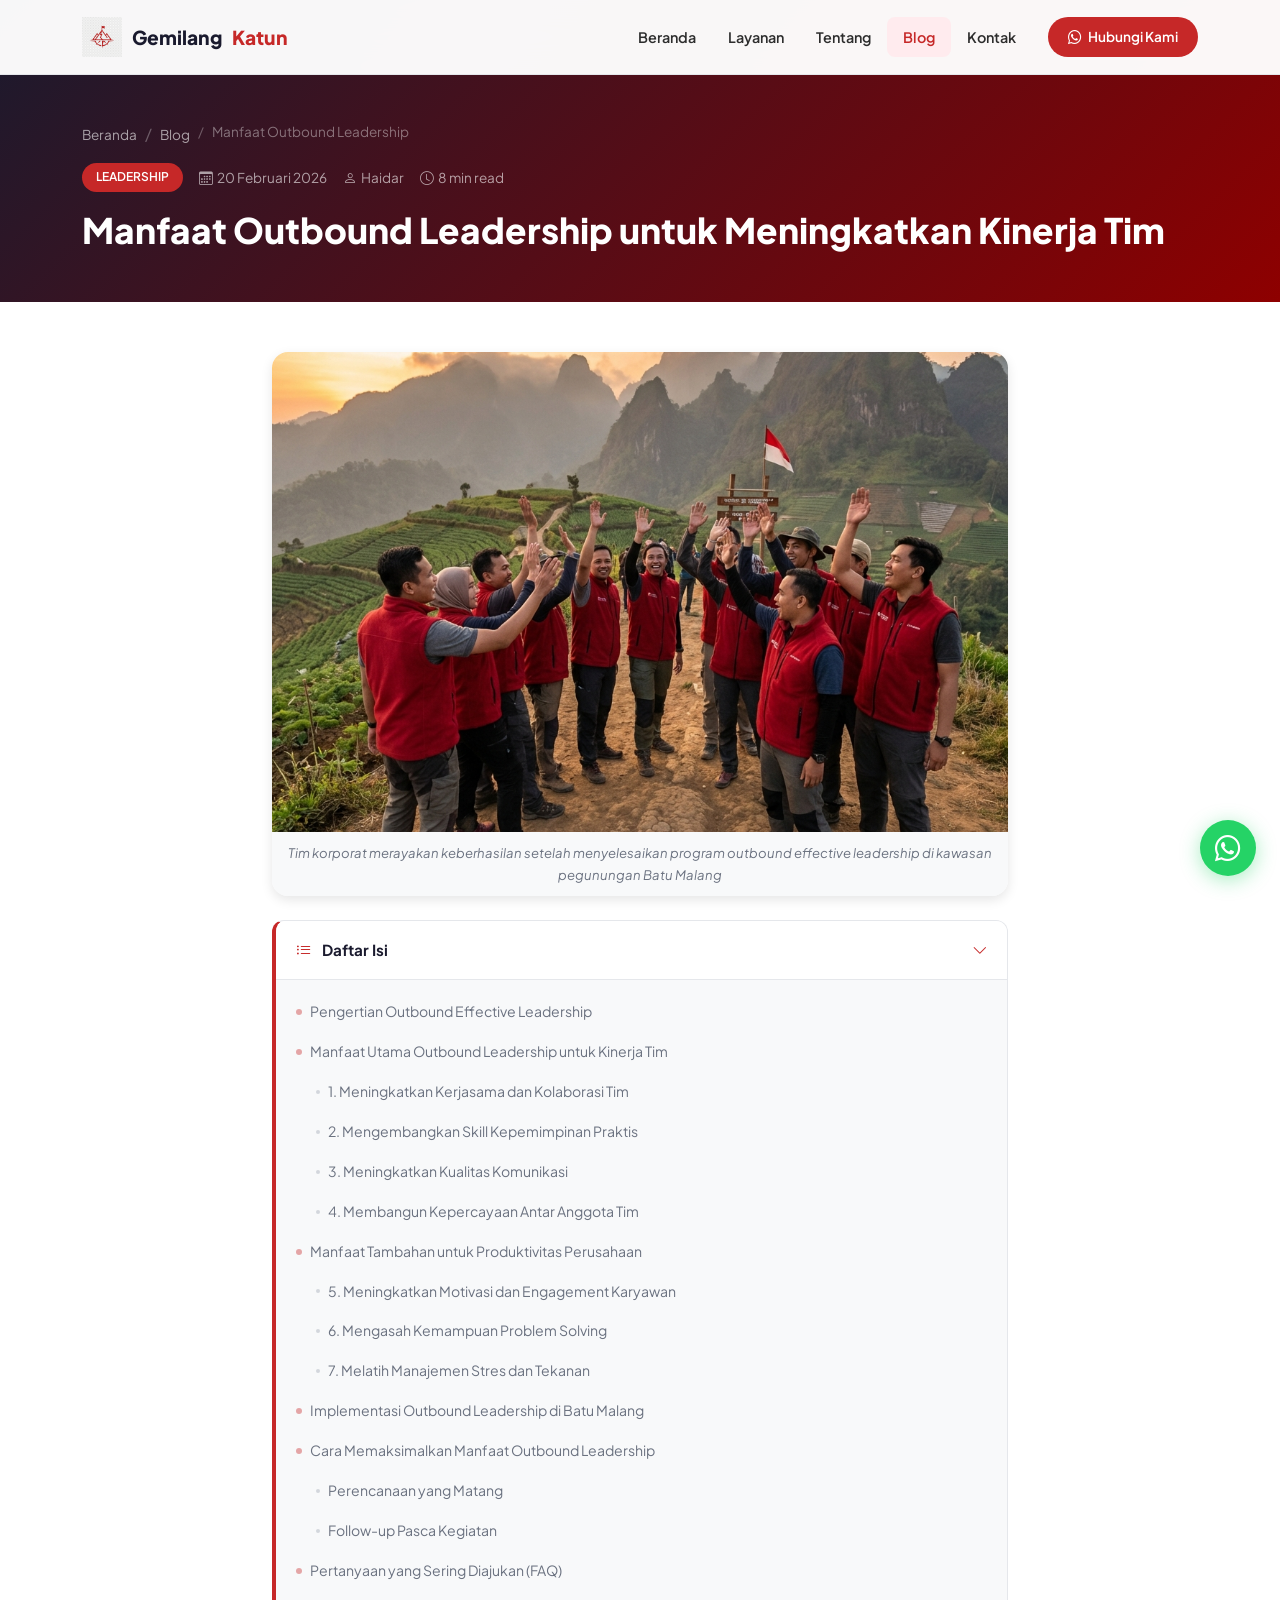
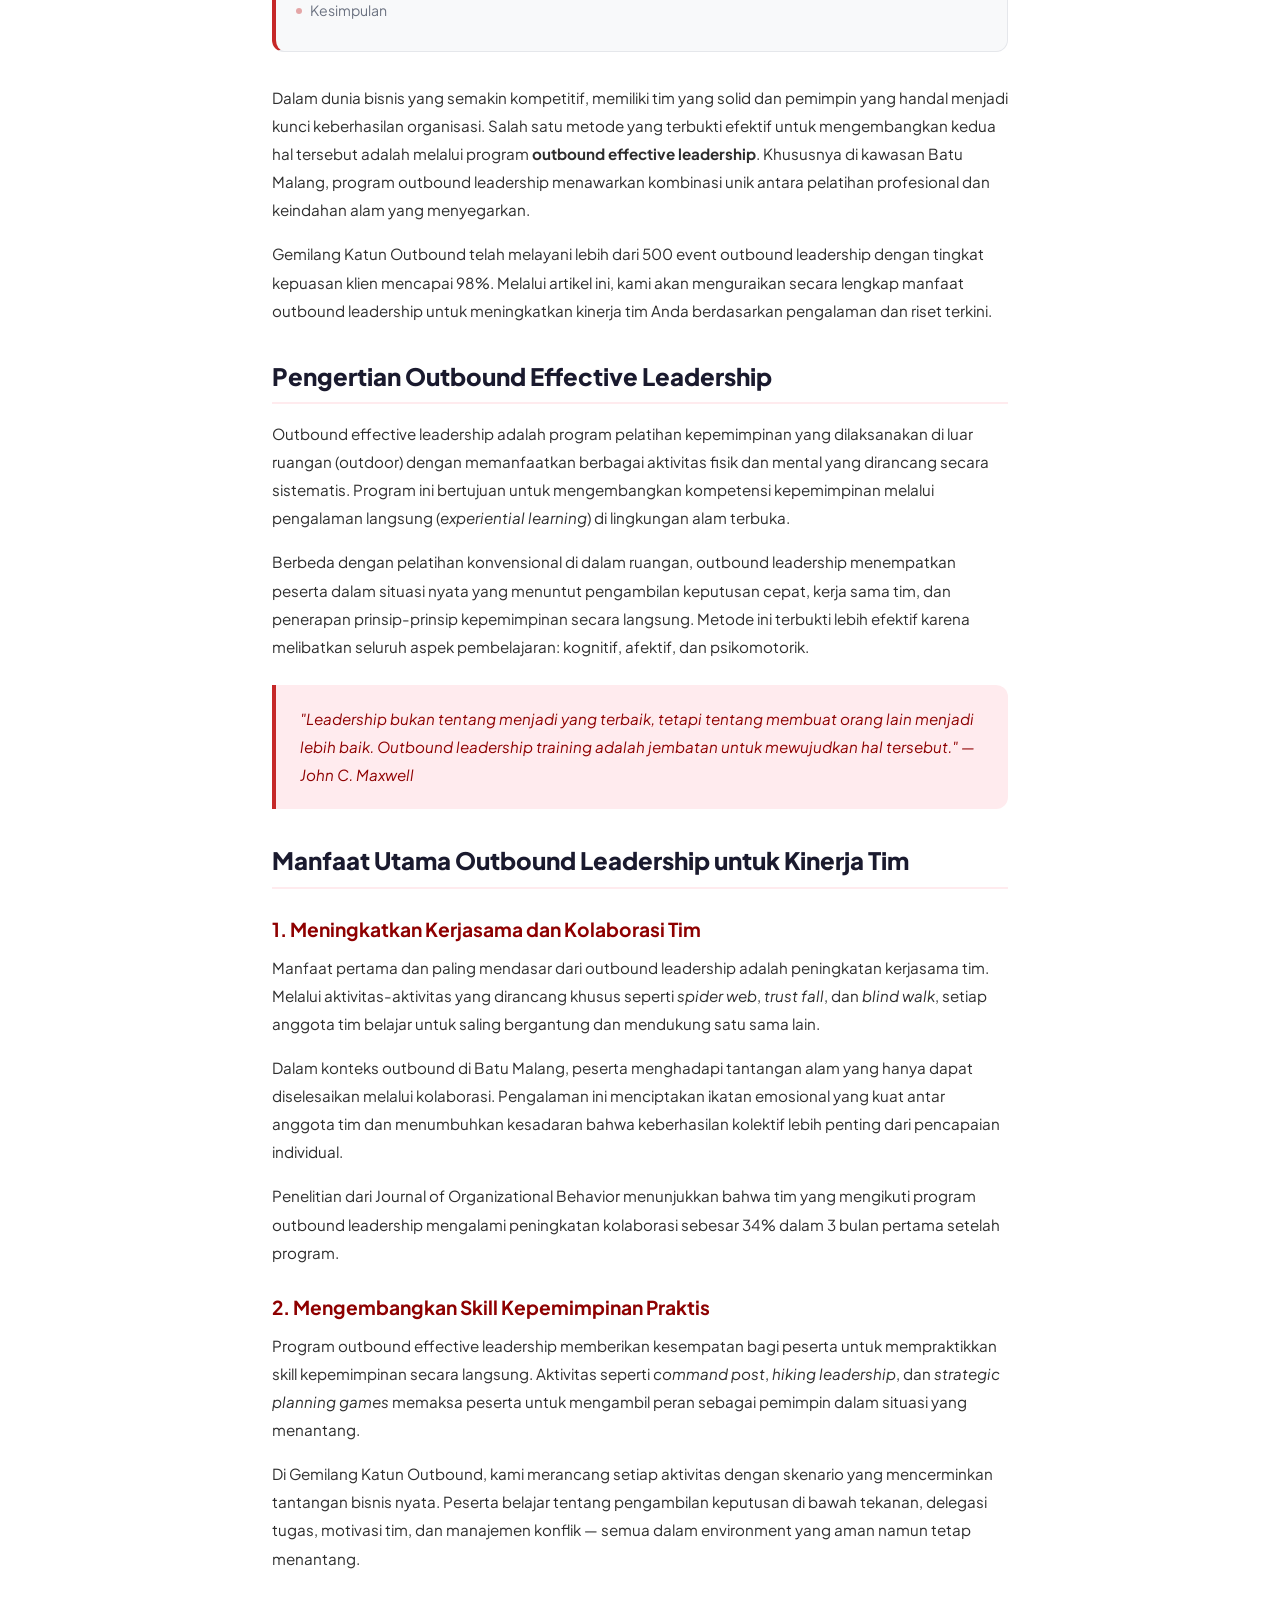
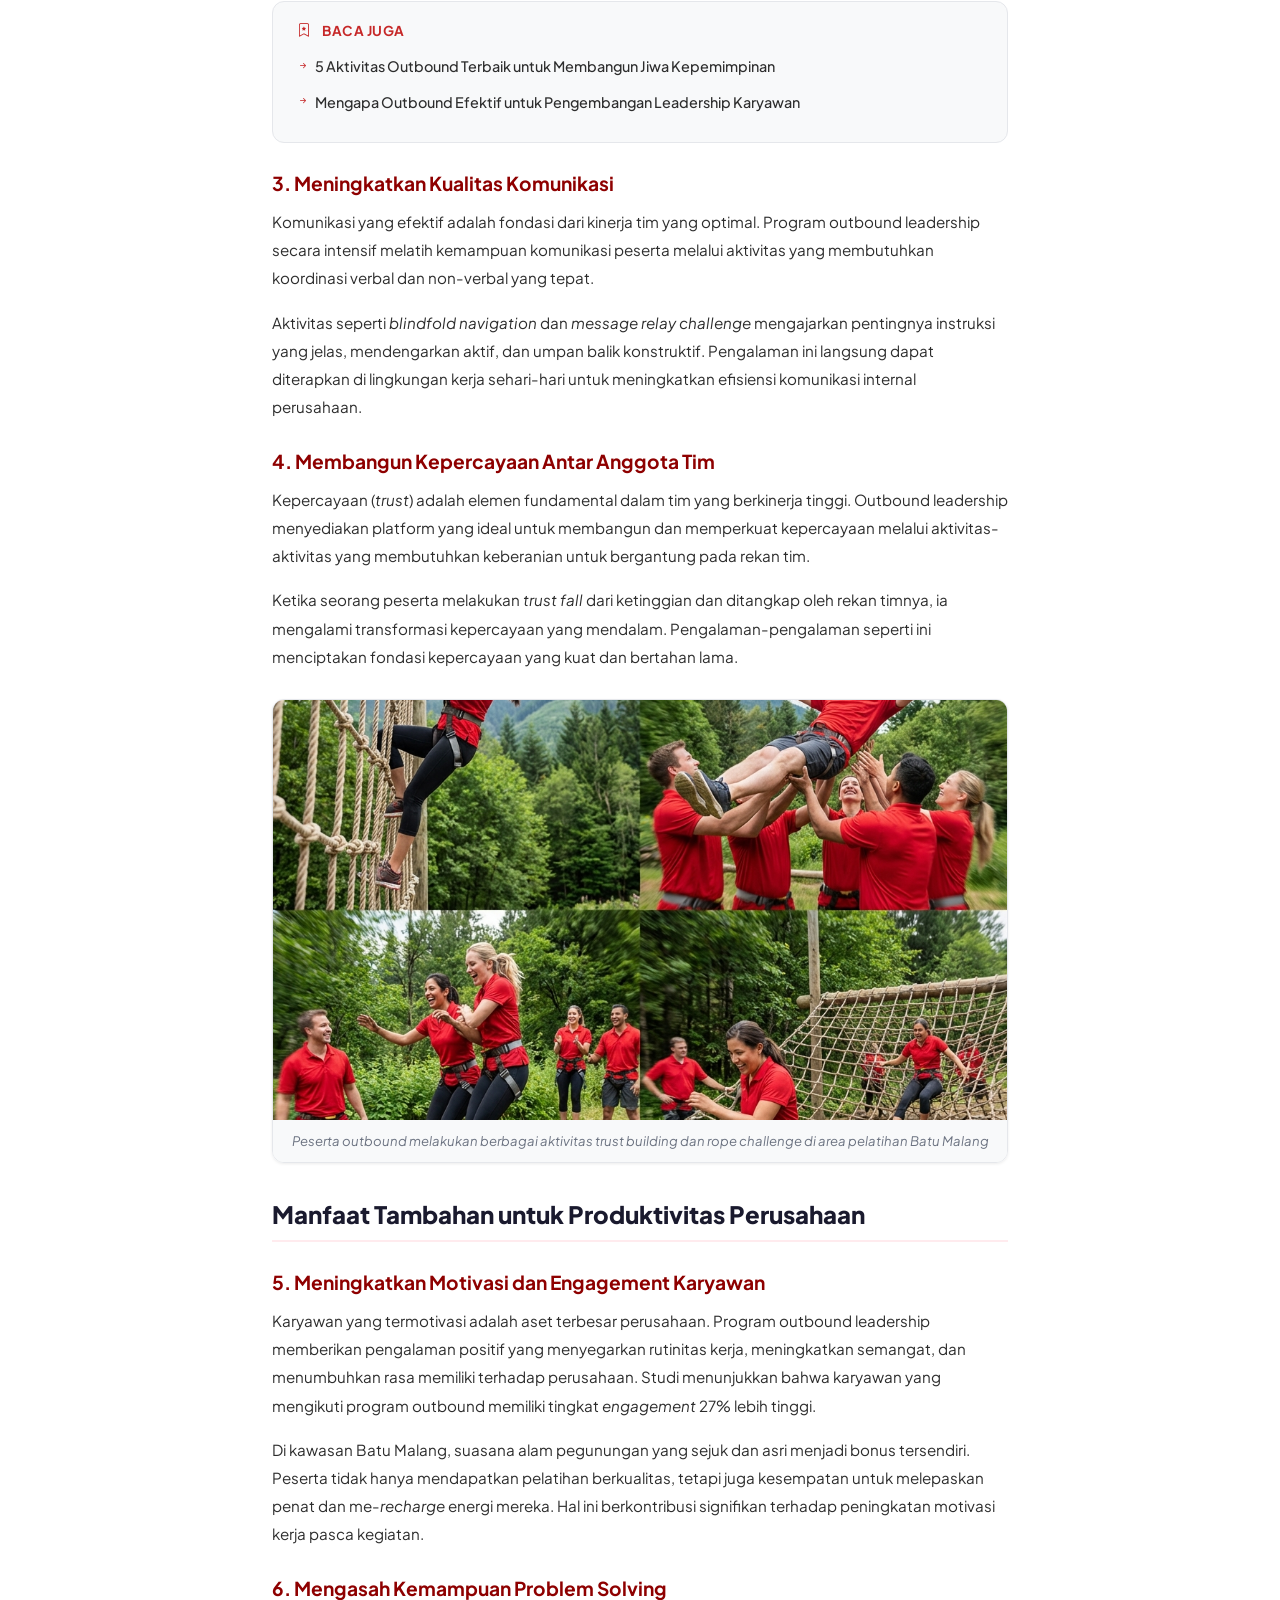
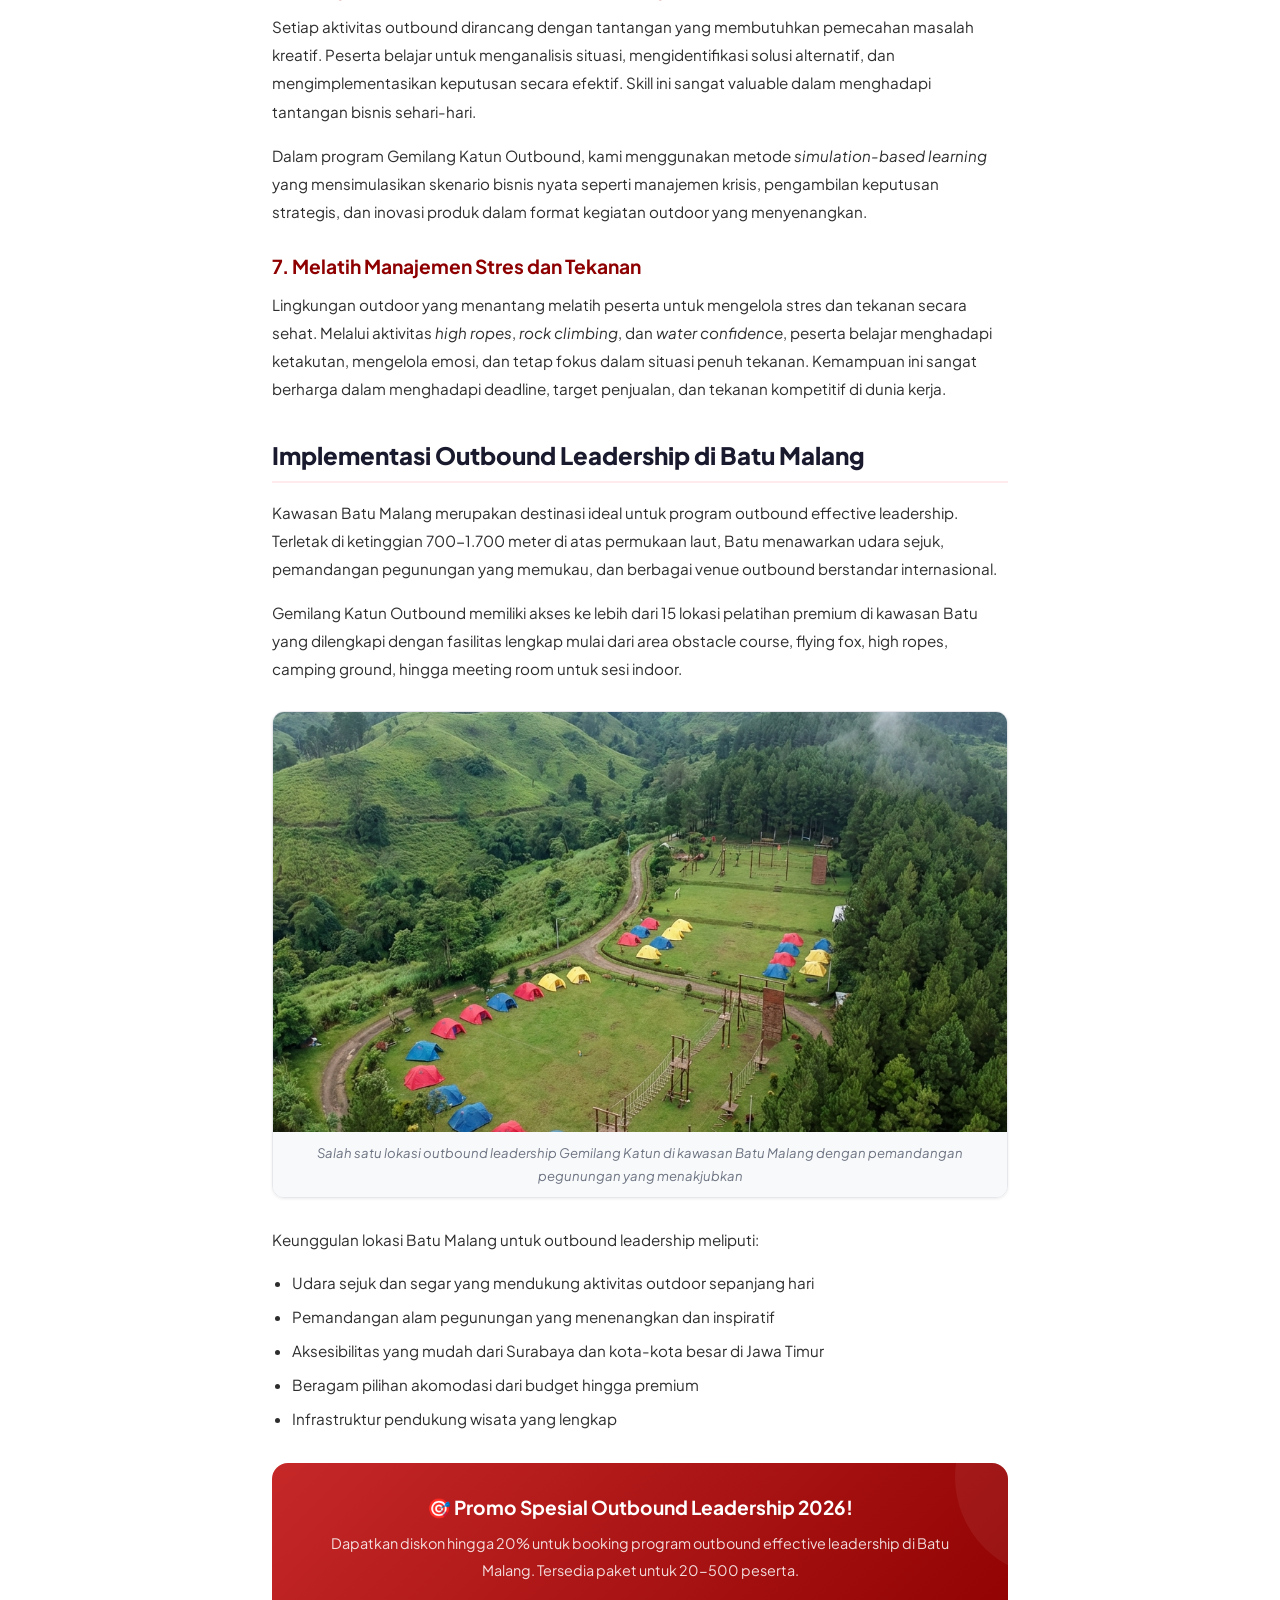
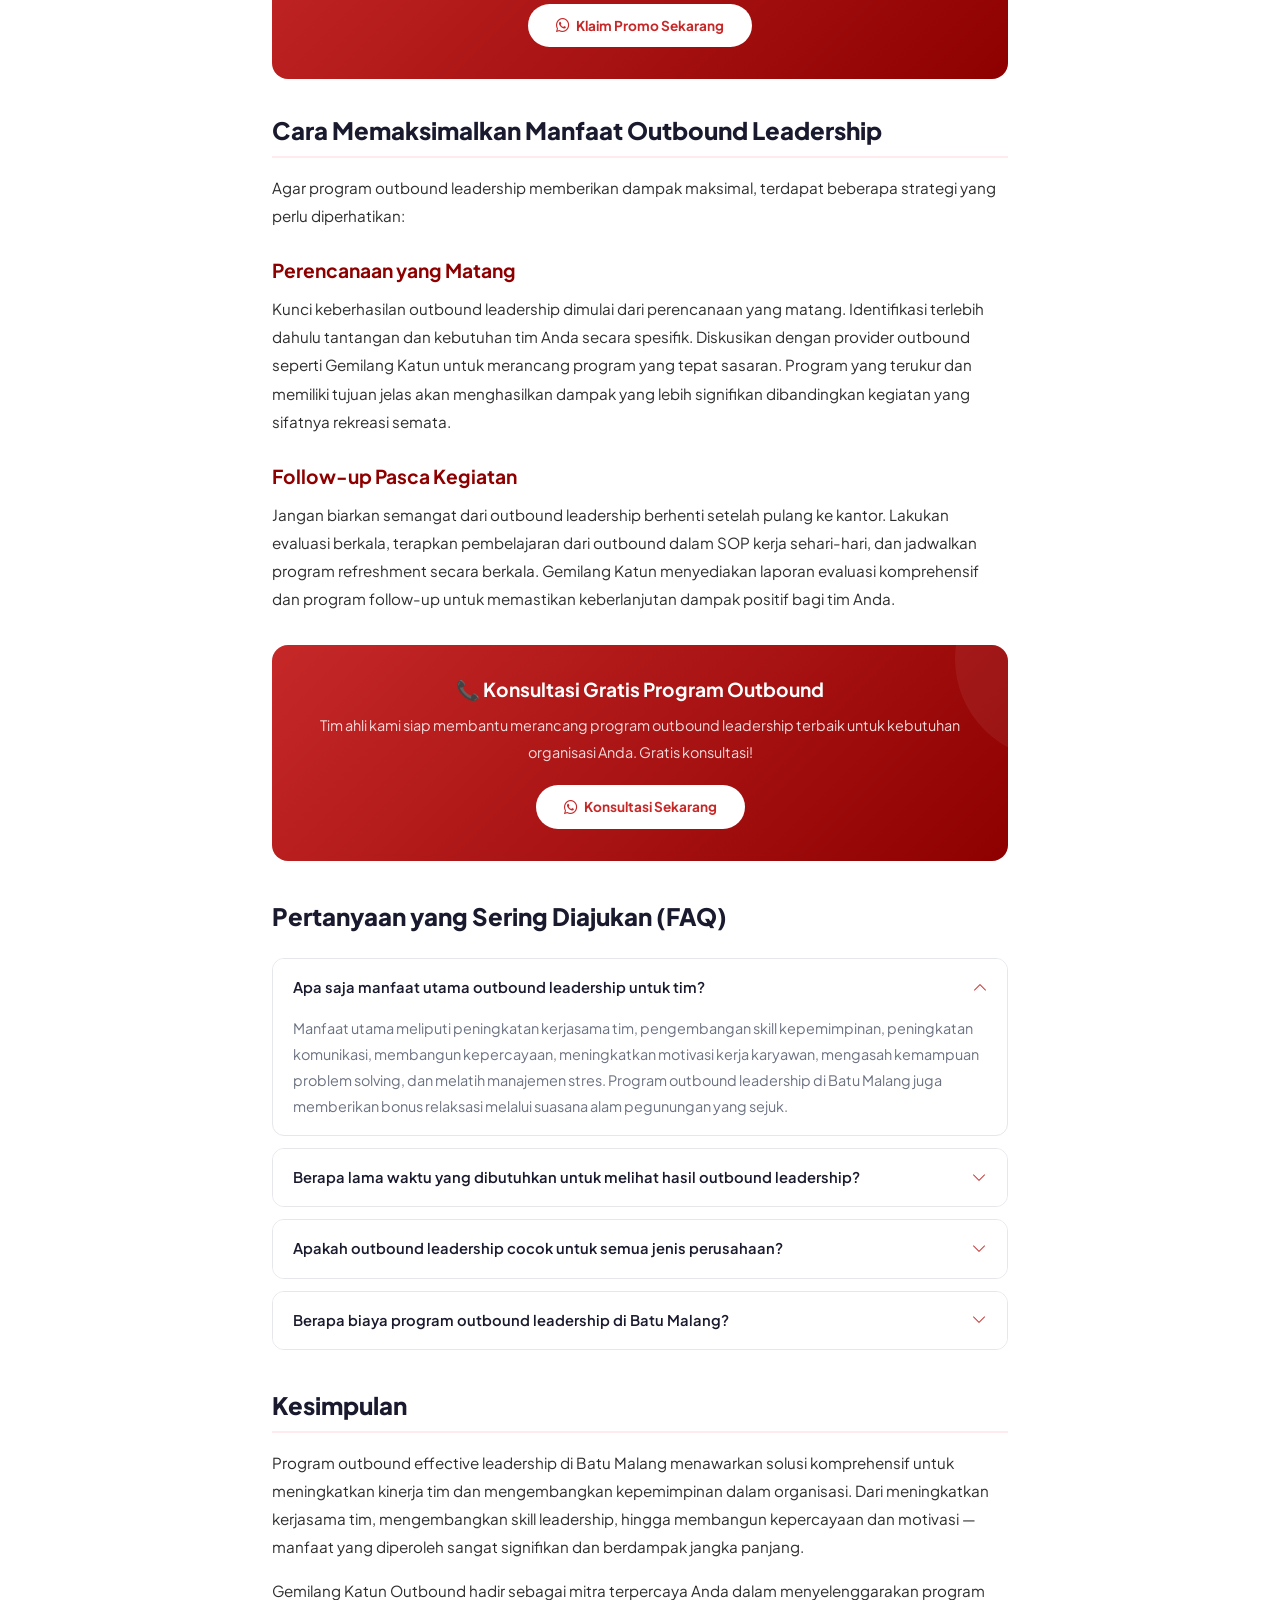
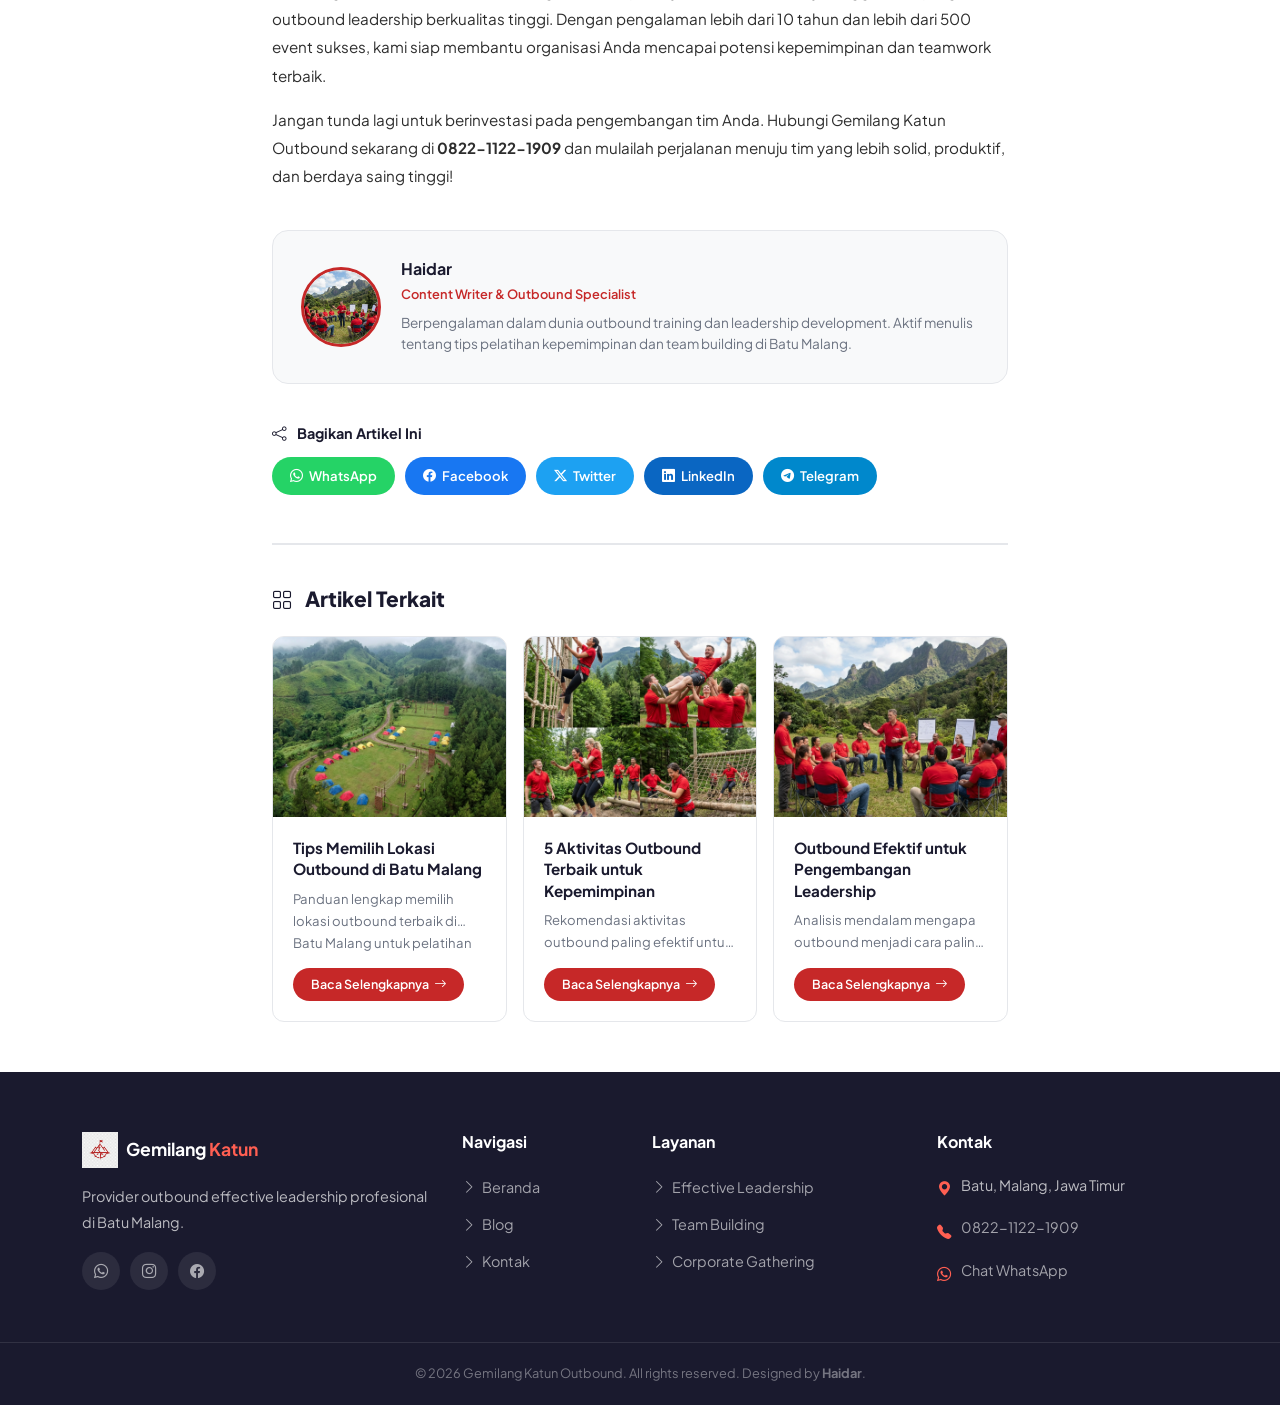
<file: manfaat-outbound-leadership-kinerja-tim.html>
<!DOCTYPE html>
<html lang="id">

<head>
    <meta charset="UTF-8">
    <meta name="viewport" content="width=device-width, initial-scale=1.0, maximum-scale=5.0">
    <meta http-equiv="X-UA-Compatible" content="IE=edge">
    <title>Manfaat Outbound Leadership untuk Meningkatkan Kinerja Tim | Gemilang Katun</title>
    <meta name="description"
        content="Temukan 10+ manfaat outbound effective leadership yang terbukti meningkatkan kinerja tim, produktivitas, dan kepemimpinan di Batu Malang. Panduan lengkap 2026.">
    <meta name="keywords"
        content="manfaat outbound leadership, outbound effective leadership batu, meningkatkan kinerja tim, pelatihan leadership outdoor, team building batu malang, outbound training manfaat">
    <meta name="author" content="Haidar">
    <meta name="robots" content="index, follow, max-image-preview:large, max-snippet:-1, max-video-preview:-1">
    <link rel="canonical" href="https://outboundleadership.vercel.app/manfaat-outbound-leadership-kinerja-tim.html">
    <meta property="og:type" content="article">
    <meta property="og:site_name" content="Gemilang Katun Outbound">
    <meta property="og:title" content="Manfaat Outbound Leadership untuk Meningkatkan Kinerja Tim">
    <meta property="og:description"
        content="Temukan 10+ manfaat outbound effective leadership yang terbukti meningkatkan kinerja tim dan produktivitas.">
    <meta property="og:url"
        content="https://outboundleadership.vercel.app/manfaat-outbound-leadership-kinerja-tim.html">
    <meta property="og:image" content="https://outboundleadership.vercel.app/assets/img/blog-1.png">
    <meta property="og:locale" content="id_ID">
    <meta property="article:published_time" content="2026-02-20T08:00:00+07:00">
    <meta property="article:modified_time" content="2026-02-22T10:00:00+07:00">
    <meta property="article:author" content="Haidar">
    <meta property="article:section" content="Leadership">
    <meta property="article:tag" content="outbound leadership">
    <meta property="article:tag" content="kinerja tim">
    <meta name="twitter:card" content="summary_large_image">
    <meta name="twitter:title" content="Manfaat Outbound Leadership untuk Meningkatkan Kinerja Tim">
    <meta name="twitter:description"
        content="10+ manfaat outbound effective leadership yang terbukti meningkatkan kinerja tim.">
    <meta name="twitter:image" content="https://outboundleadership.vercel.app/assets/img/blog-1.png">
    <link rel="icon" type="image/png" href="assets/img/logo.png">
    <link rel="apple-touch-icon" href="assets/img/logo.png">
    <meta name="theme-color" content="#C62828">
    <link rel="preconnect" href="https://cdn.jsdelivr.net" crossorigin>
    <link rel="stylesheet" href="https://cdn.jsdelivr.net/npm/bootstrap@5.3.2/dist/css/bootstrap.min.css">
    <link rel="stylesheet" href="https://cdn.jsdelivr.net/npm/bootstrap-icons@1.11.3/font/bootstrap-icons.min.css">
    <link rel="stylesheet" href="assets/css/style.css">
    <script type="application/ld+json">
  {
    "@context":"https://schema.org","@type":"Article",
    "headline":"Manfaat Outbound Leadership untuk Meningkatkan Kinerja Tim",
    "description":"Temukan 10+ manfaat outbound effective leadership yang terbukti meningkatkan kinerja tim, produktivitas, dan kepemimpinan di Batu Malang.",
    "image":"https://outboundleadership.vercel.app/assets/img/blog-1.png",
    "author":{"@type":"Person","name":"Haidar"},
    "publisher":{"@type":"Organization","name":"Gemilang Katun Outbound","logo":{"@type":"ImageObject","url":"https://outboundleadership.vercel.app/assets/img/logo.png"}},
    "datePublished":"2026-02-20T08:00:00+07:00",
    "dateModified":"2026-02-22T10:00:00+07:00",
    "mainEntityOfPage":{"@type":"WebPage","@id":"https://outboundleadership.vercel.app/manfaat-outbound-leadership-kinerja-tim.html"}
  }
  </script>
    <script type="application/ld+json">
  {
    "@context":"https://schema.org","@type":"FAQPage",
    "mainEntity":[
      {"@type":"Question","name":"Apa saja manfaat utama outbound leadership untuk tim?","acceptedAnswer":{"@type":"Answer","text":"Manfaat utama meliputi peningkatan kerjasama tim, pengembangan skill kepemimpinan, peningkatan komunikasi, membangun kepercayaan, dan meningkatkan motivasi kerja karyawan."}},
      {"@type":"Question","name":"Berapa lama waktu yang dibutuhkan untuk melihat hasil outbound leadership?","acceptedAnswer":{"@type":"Answer","text":"Hasil positif dari outbound leadership biasanya sudah terlihat dalam 2-4 minggu setelah program. Namun, untuk perubahan yang lebih signifikan, diperlukan program berkelanjutan selama 3-6 bulan."}},
      {"@type":"Question","name":"Apakah outbound leadership cocok untuk semua jenis perusahaan?","acceptedAnswer":{"@type":"Answer","text":"Ya, outbound leadership cocok untuk semua jenis perusahaan, mulai dari startup hingga korporasi besar. Program akan disesuaikan dengan kebutuhan dan budaya organisasi masing-masing."}}
    ]
  }
  </script>
</head>

<body>

    <!-- NAVBAR -->
    <nav class="navbar navbar-expand-lg fixed-top" id="mainNavbar">
        <div class="container">
            <a class="navbar-brand" href="index.html">
                <img src="assets/img/logo.png" alt="Logo Gemilang Katun Outbound" width="40" height="40">
                Gemilang <span>Katun</span>
            </a>
            <button class="navbar-toggler" type="button" data-bs-toggle="collapse" data-bs-target="#navbarNav"
                aria-controls="navbarNav" aria-expanded="false" aria-label="Toggle navigation">
                <i class="bi bi-list"></i>
            </button>
            <div class="collapse navbar-collapse" id="navbarNav">
                <ul class="navbar-nav ms-auto me-3">
                    <li class="nav-item"><a class="nav-link" href="index.html">Beranda</a></li>
                    <li class="nav-item"><a class="nav-link" href="index.html#layanan">Layanan</a></li>
                    <li class="nav-item"><a class="nav-link" href="index.html#tentang">Tentang</a></li>
                    <li class="nav-item"><a class="nav-link active" href="blog.html">Blog</a></li>
                    <li class="nav-item"><a class="nav-link" href="index.html#kontak">Kontak</a></li>
                </ul>
                <a href="https://wa.me/6282211221909?text=Halo%20Gemilang%20Katun%20Outbound" class="btn-wa-nav"
                    target="_blank" rel="noopener"><i class="bi bi-whatsapp"></i> Hubungi Kami</a>
            </div>
        </div>
    </nav>

    <!-- ARTICLE HERO -->
    <section class="article-hero">
        <div class="container">
            <nav aria-label="breadcrumb">
                <ol class="breadcrumb">
                    <li class="breadcrumb-item"><a href="index.html">Beranda</a></li>
                    <li class="breadcrumb-item"><a href="blog.html">Blog</a></li>
                    <li class="breadcrumb-item active" aria-current="page">Manfaat Outbound Leadership</li>
                </ol>
            </nav>
            <div class="article-meta-top">
                <span class="badge-cat">Leadership</span>
                <span class="meta-item"><i class="bi bi-calendar3"></i> 20 Februari 2026</span>
                <span class="meta-item"><i class="bi bi-person"></i> Haidar</span>
                <span class="meta-item"><i class="bi bi-clock"></i> 8 min read</span>
            </div>
            <h1 class="article-title">Manfaat Outbound Leadership untuk Meningkatkan Kinerja Tim</h1>
        </div>
    </section>

    <!-- ARTICLE CONTENT -->
    <section class="article-content-wrapper">
        <div class="container">
            <div class="row justify-content-center">
                <div class="col-lg-8">

                    <!-- Main Image -->
                    <figure class="article-main-img">
                        <img src="assets/img/blog-1.png"
                            alt="Tim korporat merayakan keberhasilan setelah program outbound effective leadership di pegunungan Batu Malang"
                            width="800" height="450" loading="eager">
                        <figcaption>Tim korporat merayakan keberhasilan setelah menyelesaikan program outbound effective
                            leadership di kawasan pegunungan Batu Malang</figcaption>
                    </figure>

                    <!-- TOC -->
                    <div class="toc-box" id="tocBox">
                        <div class="toc-header" id="tocToggle">
                            <span><i class="bi bi-list-ul me-2"></i> Daftar Isi</span>
                            <i class="bi bi-chevron-down"></i>
                        </div>
                        <div class="toc-body" id="tocBody">
                            <ul id="tocList"></ul>
                        </div>
                    </div>

                    <!-- Article Body -->
                    <div class="article-body" id="articleBody">

                        <p>Dalam dunia bisnis yang semakin kompetitif, memiliki tim yang solid dan pemimpin yang handal
                            menjadi kunci keberhasilan organisasi. Salah satu metode yang terbukti efektif untuk
                            mengembangkan kedua hal tersebut adalah melalui program <strong>outbound effective
                                leadership</strong>. Khususnya di kawasan Batu Malang, program outbound leadership
                            menawarkan kombinasi unik antara pelatihan profesional dan keindahan alam yang menyegarkan.
                        </p>

                        <p>Gemilang Katun Outbound telah melayani lebih dari 500 event outbound leadership dengan
                            tingkat kepuasan klien mencapai 98%. Melalui artikel ini, kami akan menguraikan secara
                            lengkap manfaat outbound leadership untuk meningkatkan kinerja tim Anda berdasarkan
                            pengalaman dan riset terkini.</p>

                        <h2 id="pengertian-outbound-leadership">Pengertian Outbound Effective Leadership</h2>

                        <p>Outbound effective leadership adalah program pelatihan kepemimpinan yang dilaksanakan di luar
                            ruangan (outdoor) dengan memanfaatkan berbagai aktivitas fisik dan mental yang dirancang
                            secara sistematis. Program ini bertujuan untuk mengembangkan kompetensi kepemimpinan melalui
                            pengalaman langsung (<em>experiential learning</em>) di lingkungan alam terbuka.</p>

                        <p>Berbeda dengan pelatihan konvensional di dalam ruangan, outbound leadership menempatkan
                            peserta dalam situasi nyata yang menuntut pengambilan keputusan cepat, kerja sama tim, dan
                            penerapan prinsip-prinsip kepemimpinan secara langsung. Metode ini terbukti lebih efektif
                            karena melibatkan seluruh aspek pembelajaran: kognitif, afektif, dan psikomotorik.</p>

                        <blockquote>
                            <p>"Leadership bukan tentang menjadi yang terbaik, tetapi tentang membuat orang lain menjadi
                                lebih baik. Outbound leadership training adalah jembatan untuk mewujudkan hal tersebut."
                                — John C. Maxwell</p>
                        </blockquote>

                        <h2 id="manfaat-utama">Manfaat Utama Outbound Leadership untuk Kinerja Tim</h2>

                        <h3 id="meningkatkan-kerjasama">1. Meningkatkan Kerjasama dan Kolaborasi Tim</h3>

                        <p>Manfaat pertama dan paling mendasar dari outbound leadership adalah peningkatan kerjasama
                            tim. Melalui aktivitas-aktivitas yang dirancang khusus seperti <em>spider web</em>,
                            <em>trust fall</em>, dan <em>blind walk</em>, setiap anggota tim belajar untuk saling
                            bergantung dan mendukung satu sama lain.</p>

                        <p>Dalam konteks outbound di Batu Malang, peserta menghadapi tantangan alam yang hanya dapat
                            diselesaikan melalui kolaborasi. Pengalaman ini menciptakan ikatan emosional yang kuat antar
                            anggota tim dan menumbuhkan kesadaran bahwa keberhasilan kolektif lebih penting dari
                            pencapaian individual.</p>

                        <p>Penelitian dari Journal of Organizational Behavior menunjukkan bahwa tim yang mengikuti
                            program outbound leadership mengalami peningkatan kolaborasi sebesar 34% dalam 3 bulan
                            pertama setelah program.</p>

                        <h3 id="mengembangkan-skill-leadership">2. Mengembangkan Skill Kepemimpinan Praktis</h3>

                        <p>Program outbound effective leadership memberikan kesempatan bagi peserta untuk mempraktikkan
                            skill kepemimpinan secara langsung. Aktivitas seperti <em>command post</em>, <em>hiking
                                leadership</em>, dan <em>strategic planning games</em> memaksa peserta untuk mengambil
                            peran sebagai pemimpin dalam situasi yang menantang.</p>

                        <p>Di Gemilang Katun Outbound, kami merancang setiap aktivitas dengan skenario yang mencerminkan
                            tantangan bisnis nyata. Peserta belajar tentang pengambilan keputusan di bawah tekanan,
                            delegasi tugas, motivasi tim, dan manajemen konflik — semua dalam environment yang aman
                            namun tetap menantang.</p>

                        <!-- Baca Juga Box -->
                        <div class="baca-juga-box">
                            <h5><i class="bi bi-bookmark-star me-2"></i> Baca Juga</h5>
                            <ul>
                                <li><a href="aktivitas-outbound-terbaik-kepemimpinan.html"><i
                                            class="bi bi-arrow-right-short"></i> 5 Aktivitas Outbound Terbaik untuk
                                        Membangun Jiwa Kepemimpinan</a></li>
                                <li><a href="outbound-efektif-pengembangan-leadership.html"><i
                                            class="bi bi-arrow-right-short"></i> Mengapa Outbound Efektif untuk
                                        Pengembangan Leadership Karyawan</a></li>
                            </ul>
                        </div>

                        <h3 id="meningkatkan-komunikasi">3. Meningkatkan Kualitas Komunikasi</h3>

                        <p>Komunikasi yang efektif adalah fondasi dari kinerja tim yang optimal. Program outbound
                            leadership secara intensif melatih kemampuan komunikasi peserta melalui aktivitas yang
                            membutuhkan koordinasi verbal dan non-verbal yang tepat.</p>

                        <p>Aktivitas seperti <em>blindfold navigation</em> dan <em>message relay challenge</em>
                            mengajarkan pentingnya instruksi yang jelas, mendengarkan aktif, dan umpan balik
                            konstruktif. Pengalaman ini langsung dapat diterapkan di lingkungan kerja sehari-hari untuk
                            meningkatkan efisiensi komunikasi internal perusahaan.</p>

                        <h3 id="membangun-kepercayaan">4. Membangun Kepercayaan Antar Anggota Tim</h3>

                        <p>Kepercayaan (<em>trust</em>) adalah elemen fundamental dalam tim yang berkinerja tinggi.
                            Outbound leadership menyediakan platform yang ideal untuk membangun dan memperkuat
                            kepercayaan melalui aktivitas-aktivitas yang membutuhkan keberanian untuk bergantung pada
                            rekan tim.</p>

                        <p>Ketika seorang peserta melakukan <em>trust fall</em> dari ketinggian dan ditangkap oleh rekan
                            timnya, ia mengalami transformasi kepercayaan yang mendalam. Pengalaman-pengalaman seperti
                            ini menciptakan fondasi kepercayaan yang kuat dan bertahan lama.</p>

                        <figure class="article-img-box">
                            <img src="assets/img/blog-3.png"
                                alt="Peserta outbound melakukan aktivitas trust building dan rope challenge di Batu Malang"
                                width="800" height="400" loading="lazy">
                            <figcaption>Peserta outbound melakukan berbagai aktivitas trust building dan rope challenge
                                di area pelatihan Batu Malang</figcaption>
                        </figure>

                        <h2 id="manfaat-tambahan">Manfaat Tambahan untuk Produktivitas Perusahaan</h2>

                        <h3 id="meningkatkan-motivasi">5. Meningkatkan Motivasi dan Engagement Karyawan</h3>

                        <p>Karyawan yang termotivasi adalah aset terbesar perusahaan. Program outbound leadership
                            memberikan pengalaman positif yang menyegarkan rutinitas kerja, meningkatkan semangat, dan
                            menumbuhkan rasa memiliki terhadap perusahaan. Studi menunjukkan bahwa karyawan yang
                            mengikuti program outbound memiliki tingkat <em>engagement</em> 27% lebih tinggi.</p>

                        <p>Di kawasan Batu Malang, suasana alam pegunungan yang sejuk dan asri menjadi bonus tersendiri.
                            Peserta tidak hanya mendapatkan pelatihan berkualitas, tetapi juga kesempatan untuk
                            melepaskan penat dan me-<em>recharge</em> energi mereka. Hal ini berkontribusi signifikan
                            terhadap peningkatan motivasi kerja pasca kegiatan.</p>

                        <h3 id="problem-solving">6. Mengasah Kemampuan Problem Solving</h3>

                        <p>Setiap aktivitas outbound dirancang dengan tantangan yang membutuhkan pemecahan masalah
                            kreatif. Peserta belajar untuk menganalisis situasi, mengidentifikasi solusi alternatif, dan
                            mengimplementasikan keputusan secara efektif. Skill ini sangat valuable dalam menghadapi
                            tantangan bisnis sehari-hari.</p>

                        <p>Dalam program Gemilang Katun Outbound, kami menggunakan metode <em>simulation-based
                                learning</em> yang mensimulasikan skenario bisnis nyata seperti manajemen krisis,
                            pengambilan keputusan strategis, dan inovasi produk dalam format kegiatan outdoor yang
                            menyenangkan.</p>

                        <h3 id="manajemen-stres">7. Melatih Manajemen Stres dan Tekanan</h3>

                        <p>Lingkungan outdoor yang menantang melatih peserta untuk mengelola stres dan tekanan secara
                            sehat. Melalui aktivitas <em>high ropes</em>, <em>rock climbing</em>, dan <em>water
                                confidence</em>, peserta belajar menghadapi ketakutan, mengelola emosi, dan tetap fokus
                            dalam situasi penuh tekanan. Kemampuan ini sangat berharga dalam menghadapi deadline, target
                            penjualan, dan tekanan kompetitif di dunia kerja.</p>

                        <h2 id="implementasi-batu-malang">Implementasi Outbound Leadership di Batu Malang</h2>

                        <p>Kawasan Batu Malang merupakan destinasi ideal untuk program outbound effective leadership.
                            Terletak di ketinggian 700-1.700 meter di atas permukaan laut, Batu menawarkan udara sejuk,
                            pemandangan pegunungan yang memukau, dan berbagai venue outbound berstandar internasional.
                        </p>

                        <p>Gemilang Katun Outbound memiliki akses ke lebih dari 15 lokasi pelatihan premium di kawasan
                            Batu yang dilengkapi dengan fasilitas lengkap mulai dari area obstacle course, flying fox,
                            high ropes, camping ground, hingga meeting room untuk sesi indoor.</p>

                        <figure class="article-img-box">
                            <img src="assets/img/blog-2.png"
                                alt="Lokasi outbound leadership di Batu Malang dengan pemandangan pegunungan hijau"
                                width="800" height="400" loading="lazy">
                            <figcaption>Salah satu lokasi outbound leadership Gemilang Katun di kawasan Batu Malang
                                dengan pemandangan pegunungan yang menakjubkan</figcaption>
                        </figure>

                        <p>Keunggulan lokasi Batu Malang untuk outbound leadership meliputi:</p>
                        <ul>
                            <li>Udara sejuk dan segar yang mendukung aktivitas outdoor sepanjang hari</li>
                            <li>Pemandangan alam pegunungan yang menenangkan dan inspiratif</li>
                            <li>Aksesibilitas yang mudah dari Surabaya dan kota-kota besar di Jawa Timur</li>
                            <li>Beragam pilihan akomodasi dari budget hingga premium</li>
                            <li>Infrastruktur pendukung wisata yang lengkap</li>
                        </ul>

                        <!-- Promo Banner -->
                        <div class="promo-banner">
                            <h4>🎯 Promo Spesial Outbound Leadership 2026!</h4>
                            <p>Dapatkan diskon hingga 20% untuk booking program outbound effective leadership di Batu
                                Malang. Tersedia paket untuk 20-500 peserta.</p>
                            <a href="https://wa.me/6282211221909?text=Halo%2C%20saya%20tertarik%20dengan%20promo%20outbound%20leadership%202026"
                                class="btn-promo" target="_blank" rel="noopener">
                                <i class="bi bi-whatsapp"></i> Klaim Promo Sekarang
                            </a>
                        </div>

                        <h2 id="cara-memaksimalkan">Cara Memaksimalkan Manfaat Outbound Leadership</h2>

                        <p>Agar program outbound leadership memberikan dampak maksimal, terdapat beberapa strategi yang
                            perlu diperhatikan:</p>

                        <h3 id="perencanaan-matang">Perencanaan yang Matang</h3>

                        <p>Kunci keberhasilan outbound leadership dimulai dari perencanaan yang matang. Identifikasi
                            terlebih dahulu tantangan dan kebutuhan tim Anda secara spesifik. Diskusikan dengan provider
                            outbound seperti Gemilang Katun untuk merancang program yang tepat sasaran. Program yang
                            terukur dan memiliki tujuan jelas akan menghasilkan dampak yang lebih signifikan
                            dibandingkan kegiatan yang sifatnya rekreasi semata.</p>

                        <h3 id="follow-up">Follow-up Pasca Kegiatan</h3>

                        <p>Jangan biarkan semangat dari outbound leadership berhenti setelah pulang ke kantor. Lakukan
                            evaluasi berkala, terapkan pembelajaran dari outbound dalam SOP kerja sehari-hari, dan
                            jadwalkan program refreshment secara berkala. Gemilang Katun menyediakan laporan evaluasi
                            komprehensif dan program follow-up untuk memastikan keberlanjutan dampak positif bagi tim
                            Anda.</p>

                        <!-- Second Promo Banner -->
                        <div class="promo-banner">
                            <h4>📞 Konsultasi Gratis Program Outbound</h4>
                            <p>Tim ahli kami siap membantu merancang program outbound leadership terbaik untuk kebutuhan
                                organisasi Anda. Gratis konsultasi!</p>
                            <a href="https://wa.me/6282211221909?text=Halo%2C%20saya%20ingin%20konsultasi%20gratis%20program%20outbound%20leadership"
                                class="btn-promo" target="_blank" rel="noopener">
                                <i class="bi bi-whatsapp"></i> Konsultasi Sekarang
                            </a>
                        </div>

                        <!-- FAQ Section -->
                        <div class="faq-section">
                            <h2 id="faq">Pertanyaan yang Sering Diajukan (FAQ)</h2>

                            <div class="faq-item">
                                <button class="faq-question" data-bs-toggle="collapse" data-bs-target="#faq1"
                                    aria-expanded="true">
                                    <span>Apa saja manfaat utama outbound leadership untuk tim?</span>
                                    <i class="bi bi-chevron-down"></i>
                                </button>
                                <div id="faq1" class="collapse show">
                                    <div class="faq-answer">Manfaat utama meliputi peningkatan kerjasama tim,
                                        pengembangan skill kepemimpinan, peningkatan komunikasi, membangun kepercayaan,
                                        meningkatkan motivasi kerja karyawan, mengasah kemampuan problem solving, dan
                                        melatih manajemen stres. Program outbound leadership di Batu Malang juga
                                        memberikan bonus relaksasi melalui suasana alam pegunungan yang sejuk.</div>
                                </div>
                            </div>

                            <div class="faq-item">
                                <button class="faq-question collapsed" data-bs-toggle="collapse" data-bs-target="#faq2"
                                    aria-expanded="false">
                                    <span>Berapa lama waktu yang dibutuhkan untuk melihat hasil outbound
                                        leadership?</span>
                                    <i class="bi bi-chevron-down"></i>
                                </button>
                                <div id="faq2" class="collapse">
                                    <div class="faq-answer">Hasil positif dari outbound leadership biasanya sudah
                                        terlihat dalam 2-4 minggu setelah program. Perubahan awal yang terlihat meliputi
                                        peningkatan komunikasi dan semangat kerja. Untuk perubahan yang lebih signifikan
                                        seperti peningkatan produktivitas dan budaya leadership, diperlukan program
                                        berkelanjutan selama 3-6 bulan dengan follow-up berkala.</div>
                                </div>
                            </div>

                            <div class="faq-item">
                                <button class="faq-question collapsed" data-bs-toggle="collapse" data-bs-target="#faq3"
                                    aria-expanded="false">
                                    <span>Apakah outbound leadership cocok untuk semua jenis perusahaan?</span>
                                    <i class="bi bi-chevron-down"></i>
                                </button>
                                <div id="faq3" class="collapse">
                                    <div class="faq-answer">Ya, outbound leadership cocok untuk semua jenis perusahaan,
                                        mulai dari startup hingga korporasi besar, instansi pemerintah, hingga
                                        organisasi non-profit. Program akan disesuaikan dengan kebutuhan, budaya
                                        organisasi, dan jumlah peserta. Gemilang Katun Outbound telah berpengalaman
                                        menangani berbagai jenis organisasi dengan tingkat kepuasan yang konsisten
                                        tinggi.</div>
                                </div>
                            </div>

                            <div class="faq-item">
                                <button class="faq-question collapsed" data-bs-toggle="collapse" data-bs-target="#faq4"
                                    aria-expanded="false">
                                    <span>Berapa biaya program outbound leadership di Batu Malang?</span>
                                    <i class="bi bi-chevron-down"></i>
                                </button>
                                <div id="faq4" class="collapse">
                                    <div class="faq-answer">Biaya program outbound leadership bervariasi tergantung pada
                                        jumlah peserta, durasi program, fasilitas yang dipilih, dan tingkat customisasi
                                        program. Hubungi kami di 0822-1122-1909 untuk mendapatkan penawaran harga yang
                                        sesuai dengan budget dan kebutuhan Anda. Kami menyediakan paket mulai dari
                                        one-day program hingga multi-day retreat.</div>
                                </div>
                            </div>
                        </div>

                        <!-- Kesimpulan -->
                        <h2 id="kesimpulan">Kesimpulan</h2>

                        <p>Program outbound effective leadership di Batu Malang menawarkan solusi komprehensif untuk
                            meningkatkan kinerja tim dan mengembangkan kepemimpinan dalam organisasi. Dari meningkatkan
                            kerjasama tim, mengembangkan skill leadership, hingga membangun kepercayaan dan motivasi —
                            manfaat yang diperoleh sangat signifikan dan berdampak jangka panjang.</p>

                        <p>Gemilang Katun Outbound hadir sebagai mitra terpercaya Anda dalam menyelenggarakan program
                            outbound leadership berkualitas tinggi. Dengan pengalaman lebih dari 10 tahun dan lebih dari
                            500 event sukses, kami siap membantu organisasi Anda mencapai potensi kepemimpinan dan
                            teamwork terbaik.</p>

                        <p>Jangan tunda lagi untuk berinvestasi pada pengembangan tim Anda. Hubungi Gemilang Katun
                            Outbound sekarang di <strong>0822-1122-1909</strong> dan mulailah perjalanan menuju tim yang
                            lebih solid, produktif, dan berdaya saing tinggi!</p>

                    </div>

                    <!-- Author Box -->
                    <div class="author-box">
                        <img src="assets/img/blog-4.png" alt="Foto Profil Haidar - Penulis Artikel Outbound Leadership"
                            width="80" height="80" loading="lazy">
                        <div class="author-info">
                            <h5>Haidar</h5>
                            <div class="author-role">Content Writer & Outbound Specialist</div>
                            <p>Berpengalaman dalam dunia outbound training dan leadership development. Aktif menulis
                                tentang tips pelatihan kepemimpinan dan team building di Batu Malang.</p>
                        </div>
                    </div>

                    <!-- Share Buttons -->
                    <div class="share-box">
                        <h5><i class="bi bi-share me-2"></i> Bagikan Artikel Ini</h5>
                        <div class="share-btns" id="shareButtons">
                            <a href="#" class="share-btn wa" id="shareWA" target="_blank" rel="noopener"><i
                                    class="bi bi-whatsapp"></i> WhatsApp</a>
                            <a href="#" class="share-btn fb" id="shareFB" target="_blank" rel="noopener"><i
                                    class="bi bi-facebook"></i> Facebook</a>
                            <a href="#" class="share-btn tw" id="shareTW" target="_blank" rel="noopener"><i
                                    class="bi bi-twitter-x"></i> Twitter</a>
                            <a href="#" class="share-btn li" id="shareLI" target="_blank" rel="noopener"><i
                                    class="bi bi-linkedin"></i> LinkedIn</a>
                            <a href="#" class="share-btn tg" id="shareTG" target="_blank" rel="noopener"><i
                                    class="bi bi-telegram"></i> Telegram</a>
                        </div>
                    </div>

                    <!-- Related Articles -->
                    <div class="related-section">
                        <h3><i class="bi bi-grid me-2"></i> Artikel Terkait</h3>
                        <div class="row g-3">
                            <div class="col-md-4">
                                <div class="related-card">
                                    <img src="assets/img/blog-2.png" alt="Tips memilih lokasi outbound di Batu Malang"
                                        width="300" height="180" loading="lazy">
                                    <div class="related-card-body">
                                        <h5>Tips Memilih Lokasi Outbound di Batu Malang</h5>
                                        <p>Panduan lengkap memilih lokasi outbound terbaik di Batu Malang untuk
                                            pelatihan leadership.</p>
                                        <a href="tips-lokasi-outbound-batu-malang.html" class="btn-read-sm">Baca
                                            Selengkapnya <i class="bi bi-arrow-right"></i></a>
                                    </div>
                                </div>
                            </div>
                            <div class="col-md-4">
                                <div class="related-card">
                                    <img src="assets/img/blog-3.png" alt="Aktivitas outbound terbaik untuk kepemimpinan"
                                        width="300" height="180" loading="lazy">
                                    <div class="related-card-body">
                                        <h5>5 Aktivitas Outbound Terbaik untuk Kepemimpinan</h5>
                                        <p>Rekomendasi aktivitas outbound paling efektif untuk mengembangkan jiwa
                                            kepemimpinan.</p>
                                        <a href="aktivitas-outbound-terbaik-kepemimpinan.html" class="btn-read-sm">Baca
                                            Selengkapnya <i class="bi bi-arrow-right"></i></a>
                                    </div>
                                </div>
                            </div>
                            <div class="col-md-4">
                                <div class="related-card">
                                    <img src="assets/img/blog-4.png"
                                        alt="Outbound efektif untuk pengembangan leadership" width="300" height="180"
                                        loading="lazy">
                                    <div class="related-card-body">
                                        <h5>Outbound Efektif untuk Pengembangan Leadership</h5>
                                        <p>Analisis mendalam mengapa outbound menjadi cara paling efektif dalam
                                            pengembangan kepemimpinan.</p>
                                        <a href="outbound-efektif-pengembangan-leadership.html" class="btn-read-sm">Baca
                                            Selengkapnya <i class="bi bi-arrow-right"></i></a>
                                    </div>
                                </div>
                            </div>
                        </div>
                    </div>

                </div>
            </div>
        </div>
    </section>

    <!-- FOOTER -->
    <footer class="footer">
        <div class="container">
            <div class="row g-4">
                <div class="col-lg-4 col-md-6">
                    <div class="d-flex align-items-center gap-2 mb-3">
                        <img src="assets/img/logo.png" alt="Logo Gemilang Katun Outbound" width="36" height="36"
                            loading="lazy">
                        <h5 class="mb-0" style="font-size:1.1rem;">Gemilang <span
                                style="color:var(--primary-light)">Katun</span></h5>
                    </div>
                    <p>Provider outbound effective leadership profesional di Batu Malang.</p>
                    <div class="footer-social">
                        <a href="https://wa.me/6282211221909" target="_blank" rel="noopener" aria-label="WhatsApp"><i
                                class="bi bi-whatsapp"></i></a>
                        <a href="#" aria-label="Instagram"><i class="bi bi-instagram"></i></a>
                        <a href="#" aria-label="Facebook"><i class="bi bi-facebook"></i></a>
                    </div>
                </div>
                <div class="col-lg-2 col-md-6">
                    <h5>Navigasi</h5>
                    <ul class="footer-links">
                        <li><a href="index.html"><i class="bi bi-chevron-right"></i> Beranda</a></li>
                        <li><a href="blog.html"><i class="bi bi-chevron-right"></i> Blog</a></li>
                        <li><a href="index.html#kontak"><i class="bi bi-chevron-right"></i> Kontak</a></li>
                    </ul>
                </div>
                <div class="col-lg-3 col-md-6">
                    <h5>Layanan</h5>
                    <ul class="footer-links">
                        <li><a href="#"><i class="bi bi-chevron-right"></i> Effective Leadership</a></li>
                        <li><a href="#"><i class="bi bi-chevron-right"></i> Team Building</a></li>
                        <li><a href="#"><i class="bi bi-chevron-right"></i> Corporate Gathering</a></li>
                    </ul>
                </div>
                <div class="col-lg-3 col-md-6">
                    <h5>Kontak</h5>
                    <ul class="footer-contact list-unstyled">
                        <li><i class="bi bi-geo-alt-fill"></i> <span>Batu, Malang, Jawa Timur</span></li>
                        <li><i class="bi bi-telephone-fill"></i> <a href="tel:+6282211221909"
                                style="color:rgba(255,255,255,.6);">0822-1122-1909</a></li>
                        <li><i class="bi bi-whatsapp"></i> <a href="https://wa.me/6282211221909" target="_blank"
                                rel="noopener" style="color:rgba(255,255,255,.6);">Chat WhatsApp</a></li>
                    </ul>
                </div>
            </div>
        </div>
        <div class="footer-bottom">
            <div class="container">&copy; 2026 Gemilang Katun Outbound. All rights reserved. Designed by
                <strong>Haidar</strong>.</div>
        </div>
    </footer>

    <a href="https://wa.me/6282211221909" class="floating-wa" target="_blank" rel="noopener"
        aria-label="Chat WhatsApp"><i class="bi bi-whatsapp"></i></a>
    <button class="floating-up" id="floatingUp" aria-label="Scroll ke atas"
        onclick="window.scrollTo({top:0,behavior:'smooth'})"><i class="bi bi-chevron-up"></i></button>

    <script src="https://cdn.jsdelivr.net/npm/bootstrap@5.3.2/dist/js/bootstrap.bundle.min.js" defer></script>
    <script>
        // Navbar & floating
        const navbar = document.getElementById('mainNavbar'), floatingUp = document.getElementById('floatingUp');
        window.addEventListener('scroll', () => { navbar.classList.toggle('scrolled', window.scrollY > 60); floatingUp.classList.toggle('show', window.scrollY > 300); }, { passive: true });

        // Auto TOC
        (function () {
            const body = document.getElementById('articleBody');
            const list = document.getElementById('tocList');
            const headings = body.querySelectorAll('h2, h3');
            headings.forEach((h, i) => {
                if (!h.id) h.id = 'heading-' + i;
                const li = document.createElement('li');
                li.className = h.tagName === 'H3' ? 'toc-h3' : 'toc-h2';
                const a = document.createElement('a');
                a.href = '#' + h.id;
                a.textContent = h.textContent;
                a.addEventListener('click', e => { e.preventDefault(); const t = document.getElementById(h.id); if (t) { window.scrollTo({ top: t.offsetTop - 90, behavior: 'smooth' }); } });
                li.appendChild(a);
                list.appendChild(li);
            });

            // TOC Toggle
            const toggle = document.getElementById('tocToggle');
            const tocBody = document.getElementById('tocBody');
            let open = true;
            toggle.addEventListener('click', () => {
                open = !open;
                tocBody.style.display = open ? 'block' : 'none';
                toggle.classList.toggle('collapsed', !open);
            });
        })();

        // Share Buttons
        (function () {
            const url = encodeURIComponent(window.location.href);
            const title = encodeURIComponent(document.title);
            document.getElementById('shareWA').href = 'https://wa.me/?text=' + title + '%20' + url;
            document.getElementById('shareFB').href = 'https://www.facebook.com/sharer/sharer.php?u=' + url;
            document.getElementById('shareTW').href = 'https://twitter.com/intent/tweet?url=' + url + '&text=' + title;
            document.getElementById('shareLI').href = 'https://www.linkedin.com/sharing/share-offsite/?url=' + url;
            document.getElementById('shareTG').href = 'https://t.me/share/url?url=' + url + '&text=' + title;
        })();
    </script>
</body>

</html>
</file>
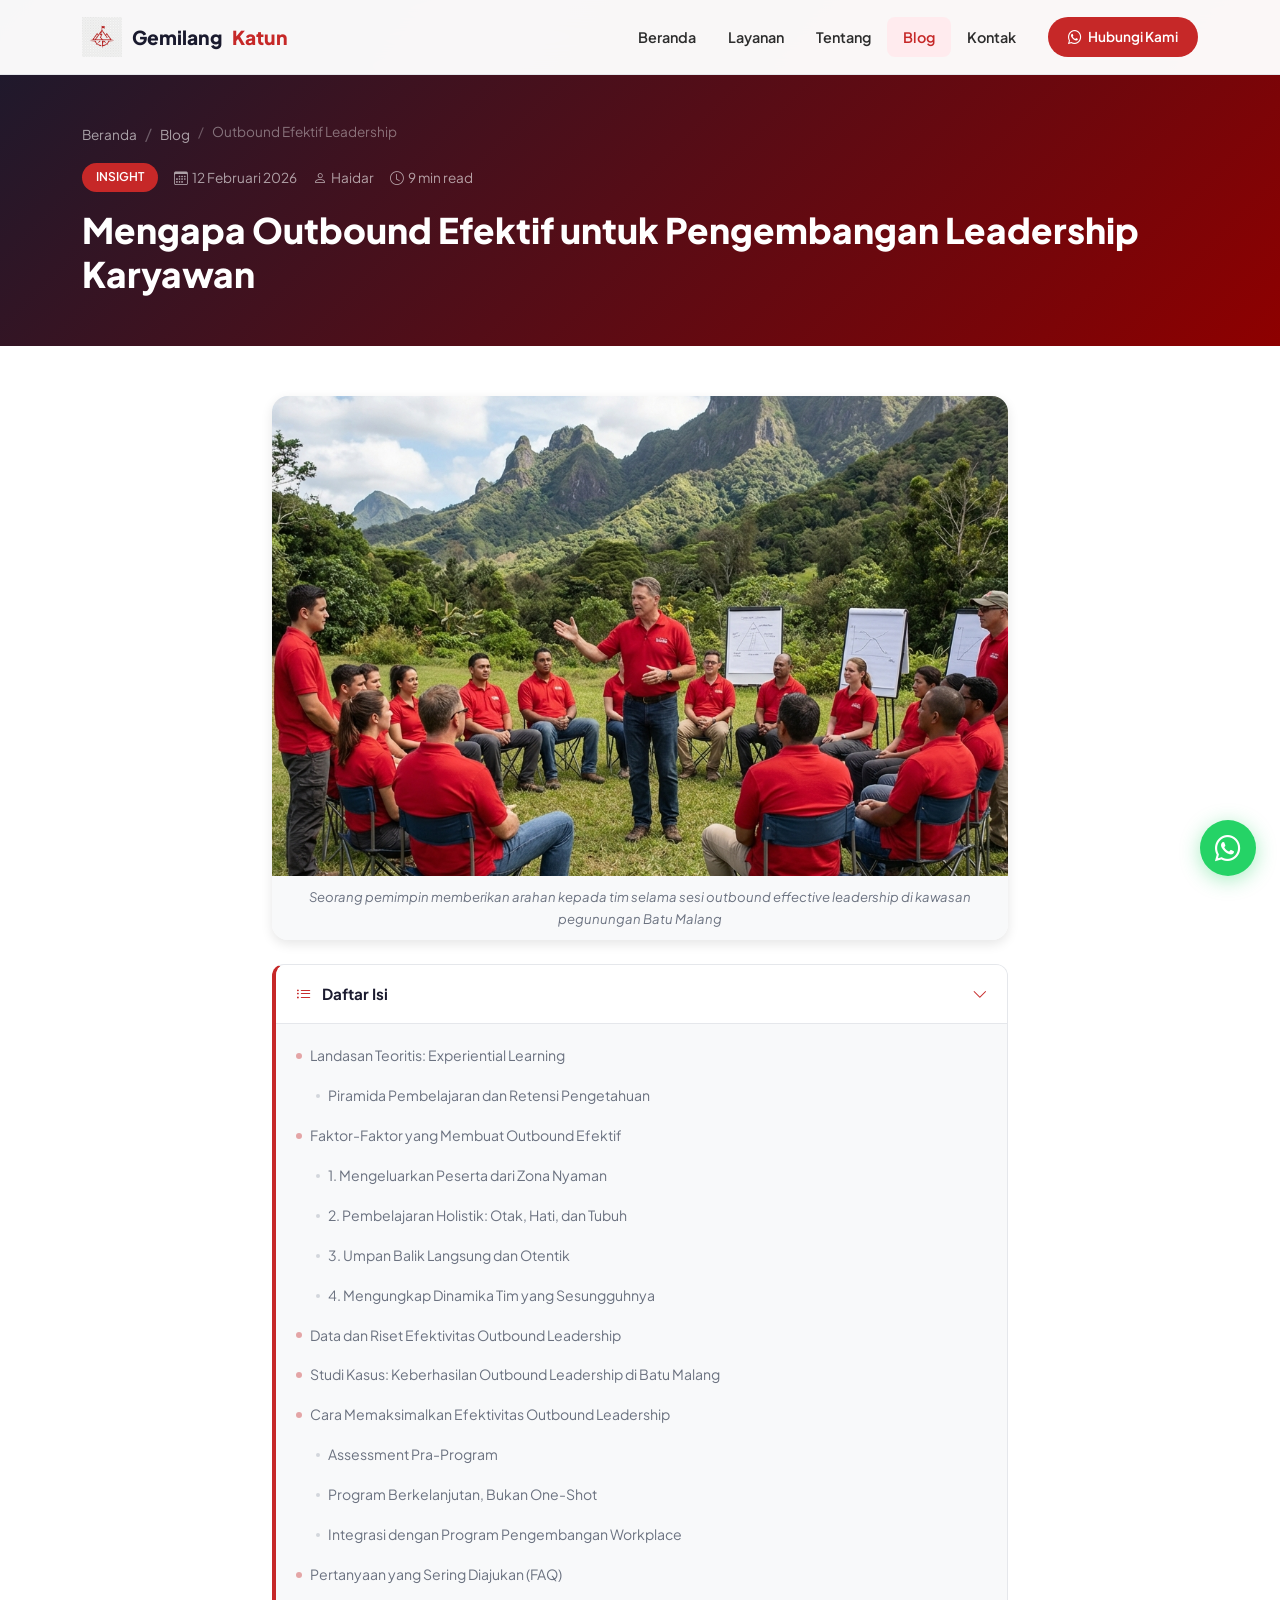
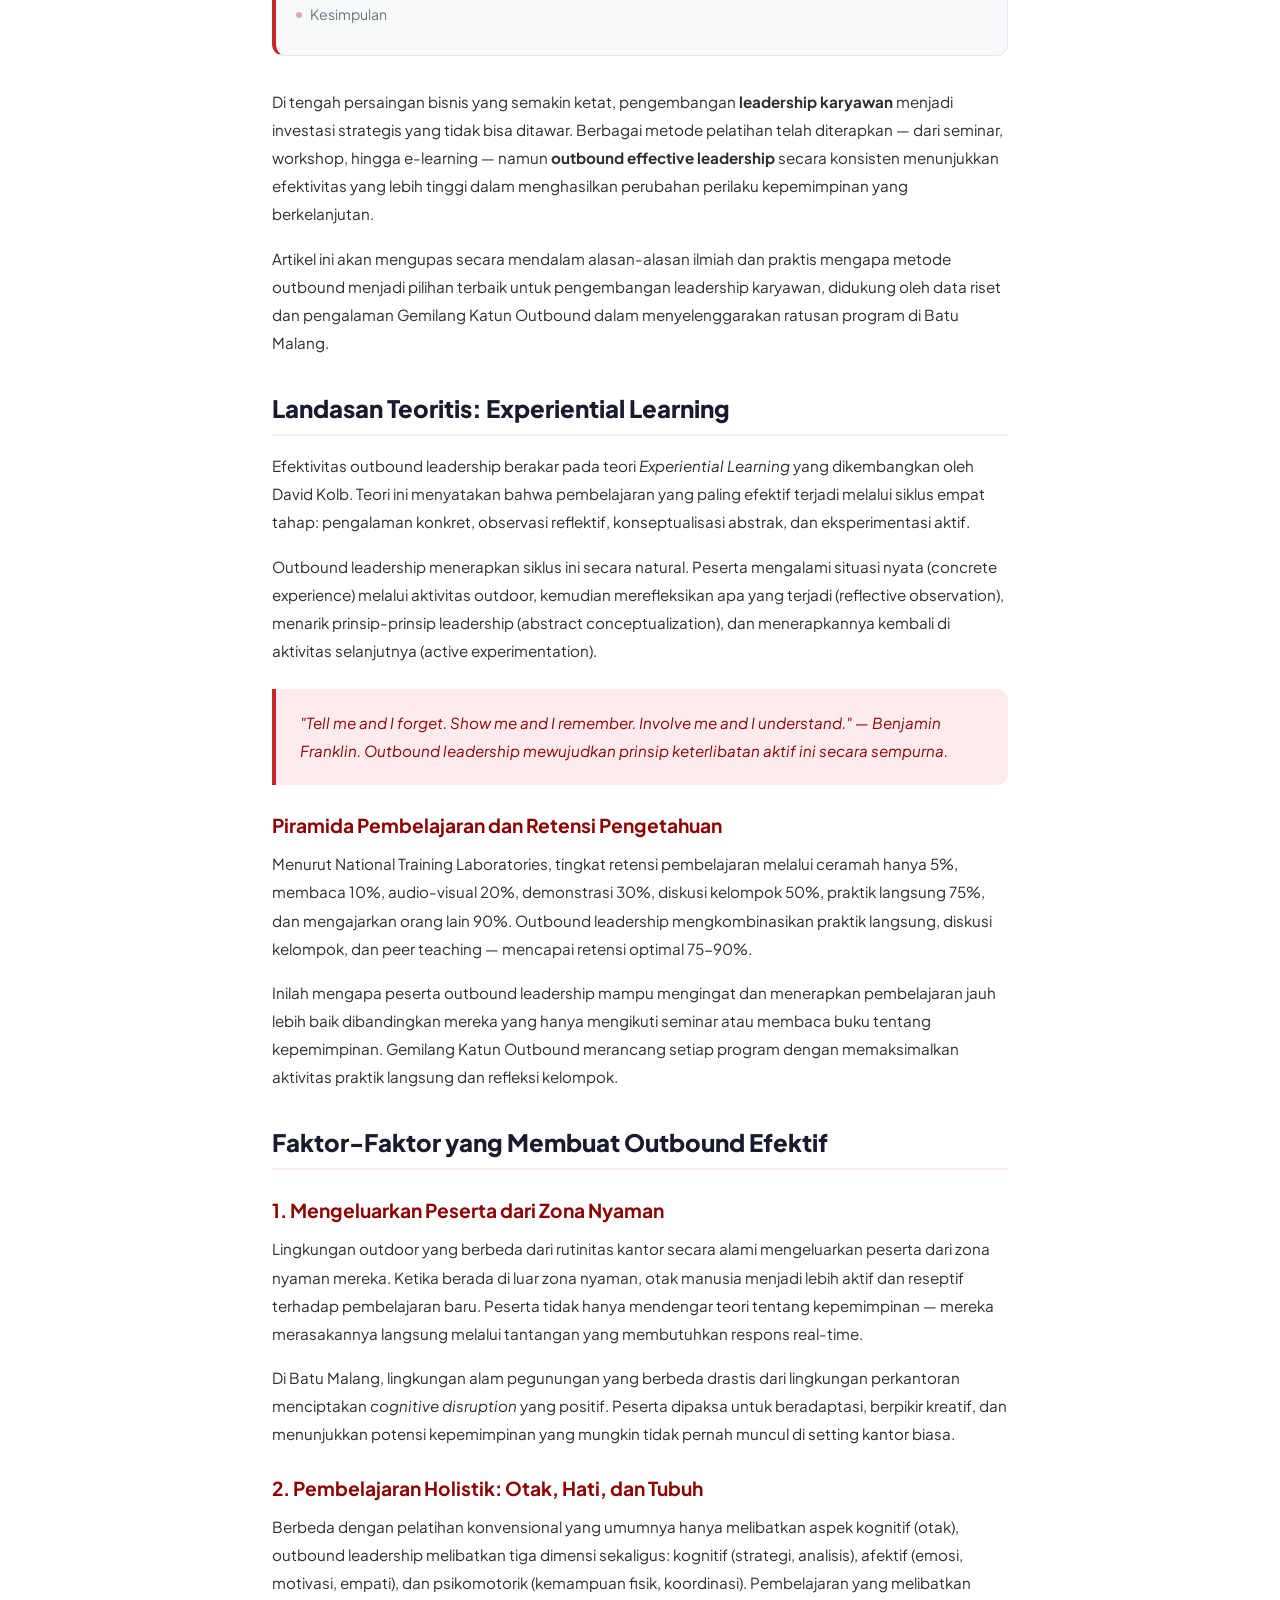
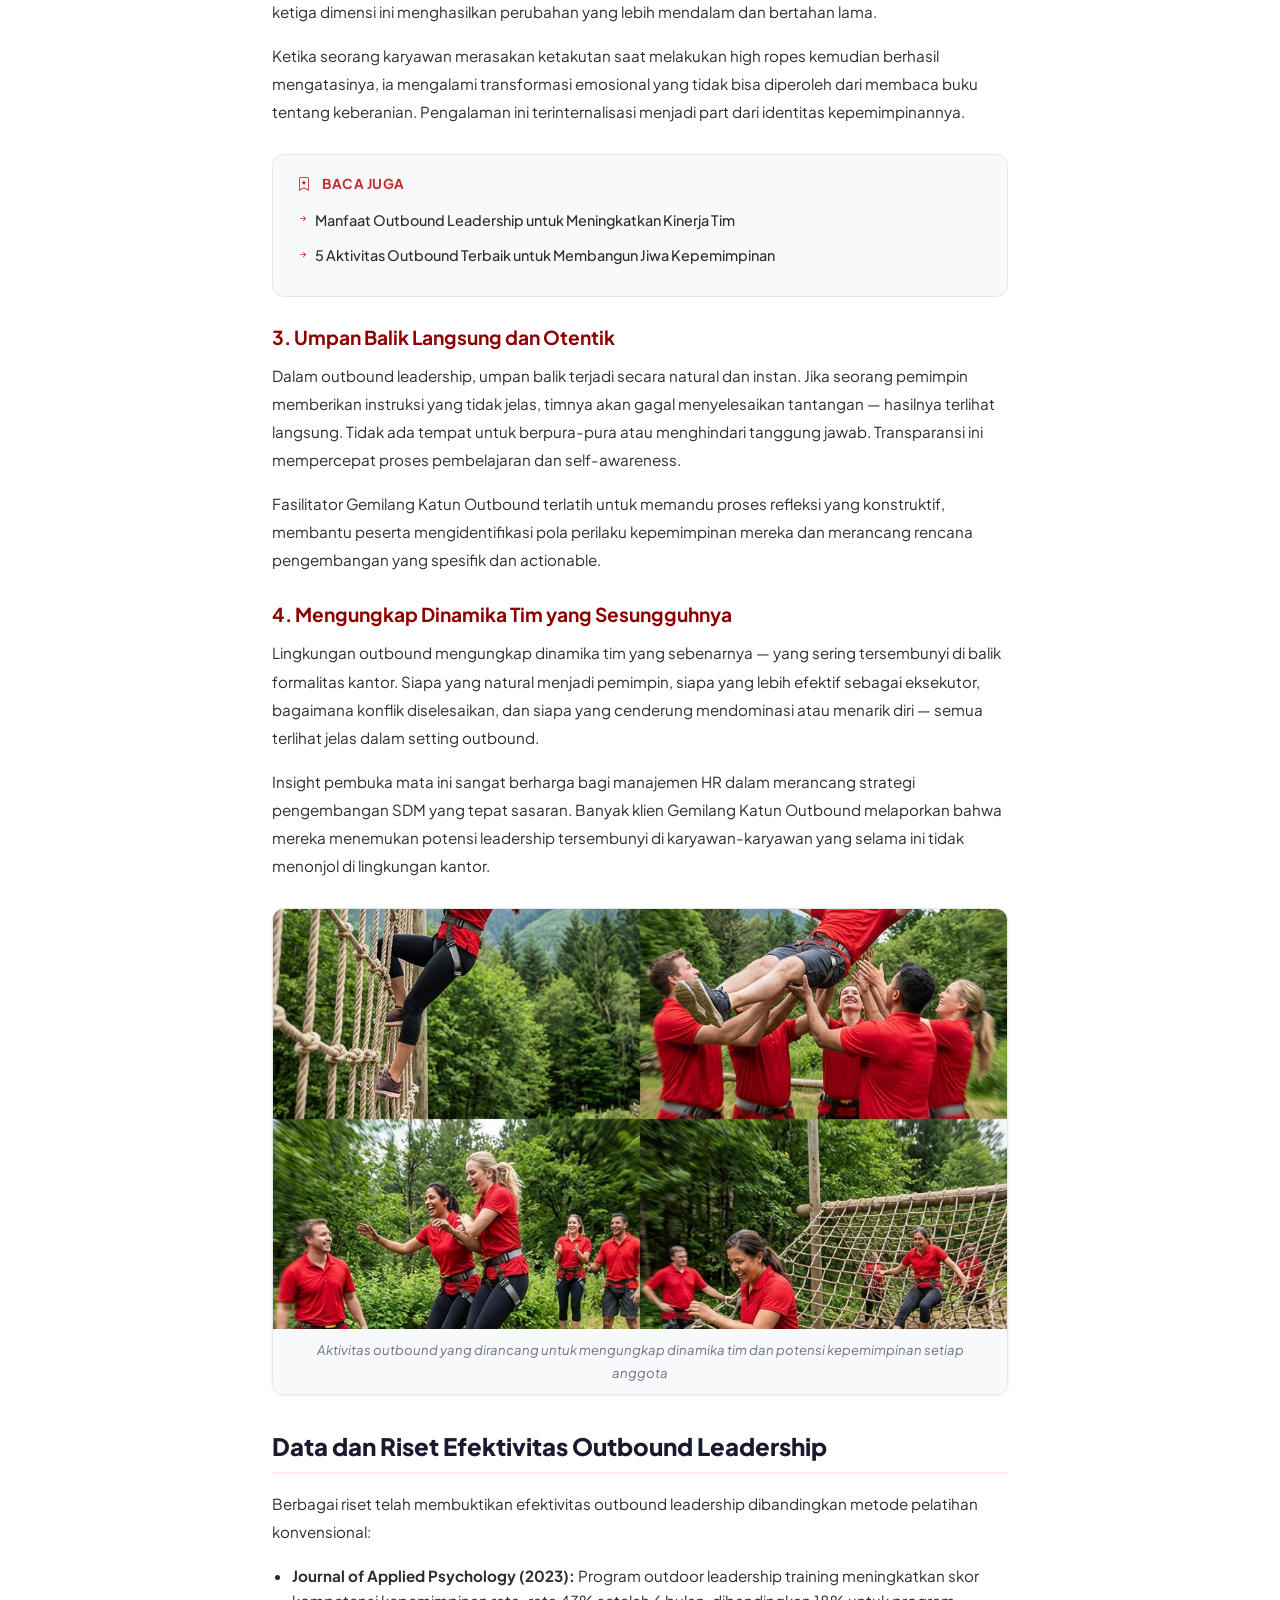
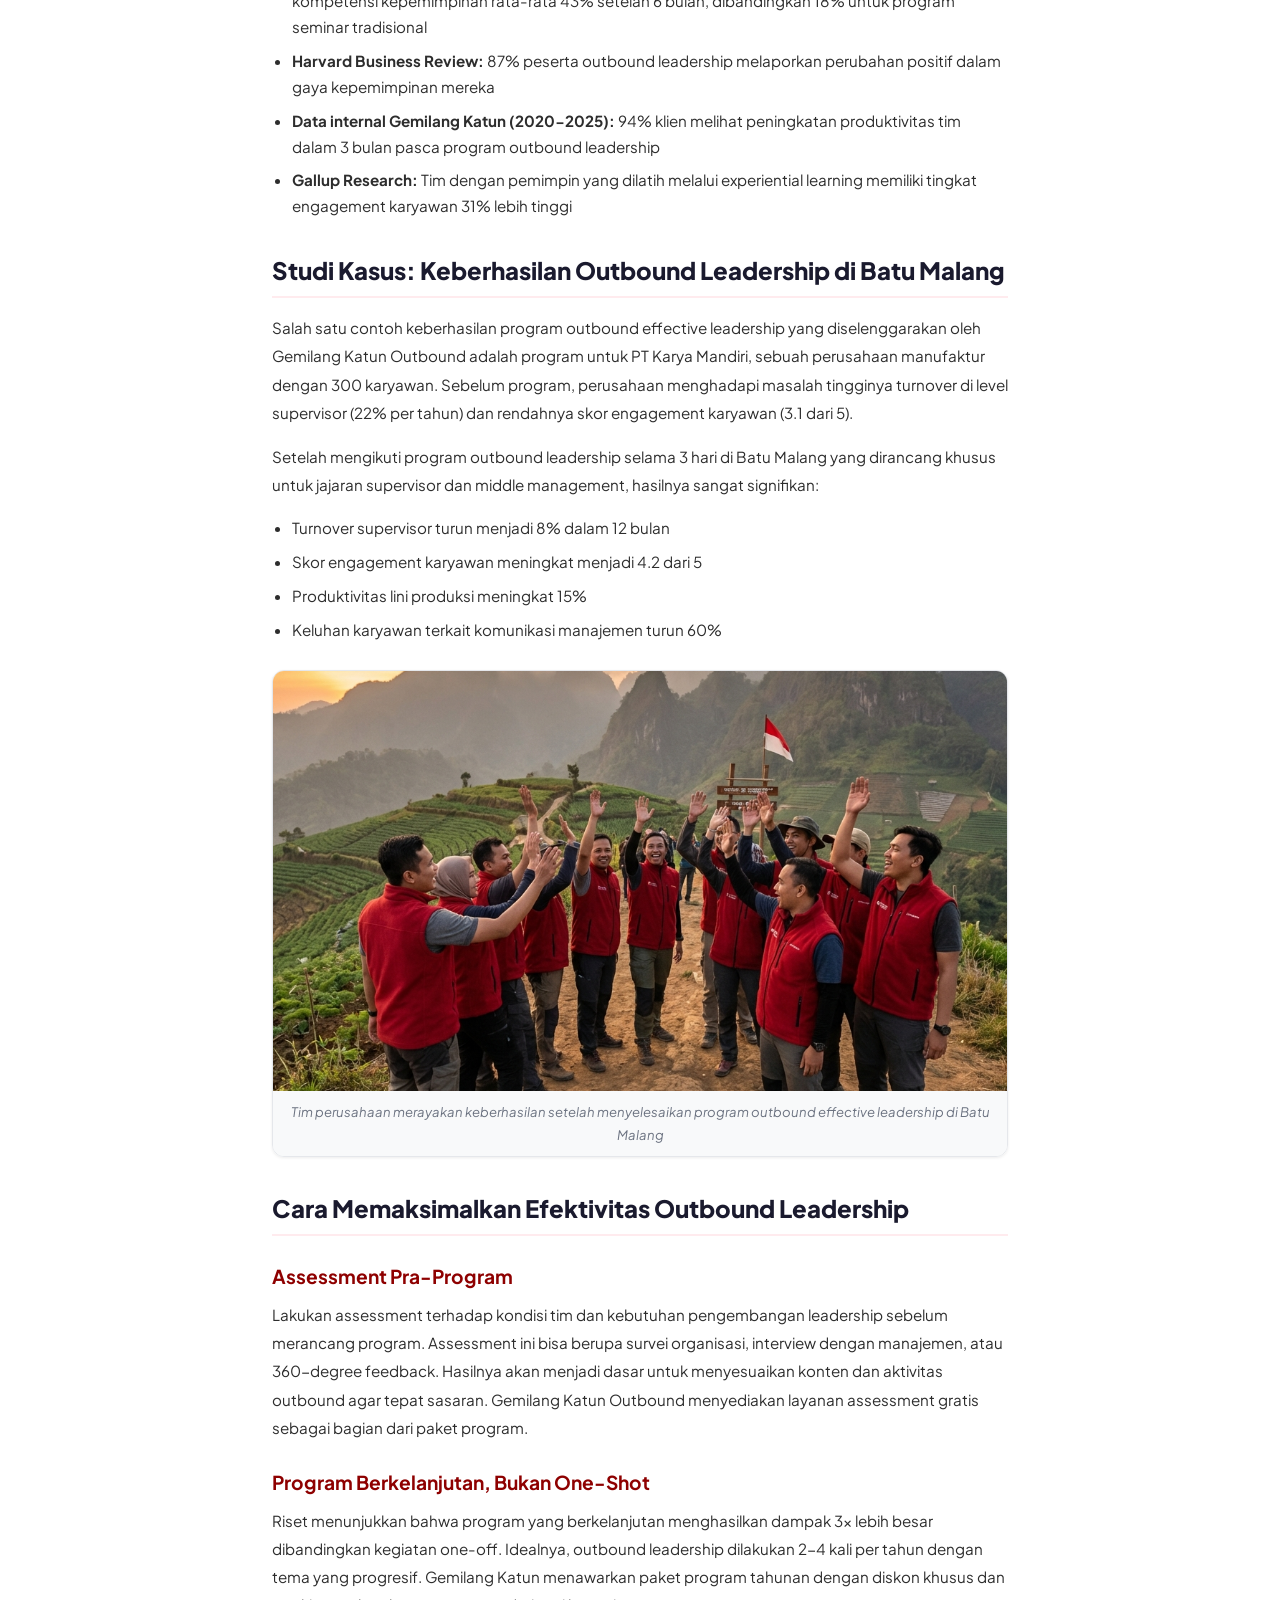
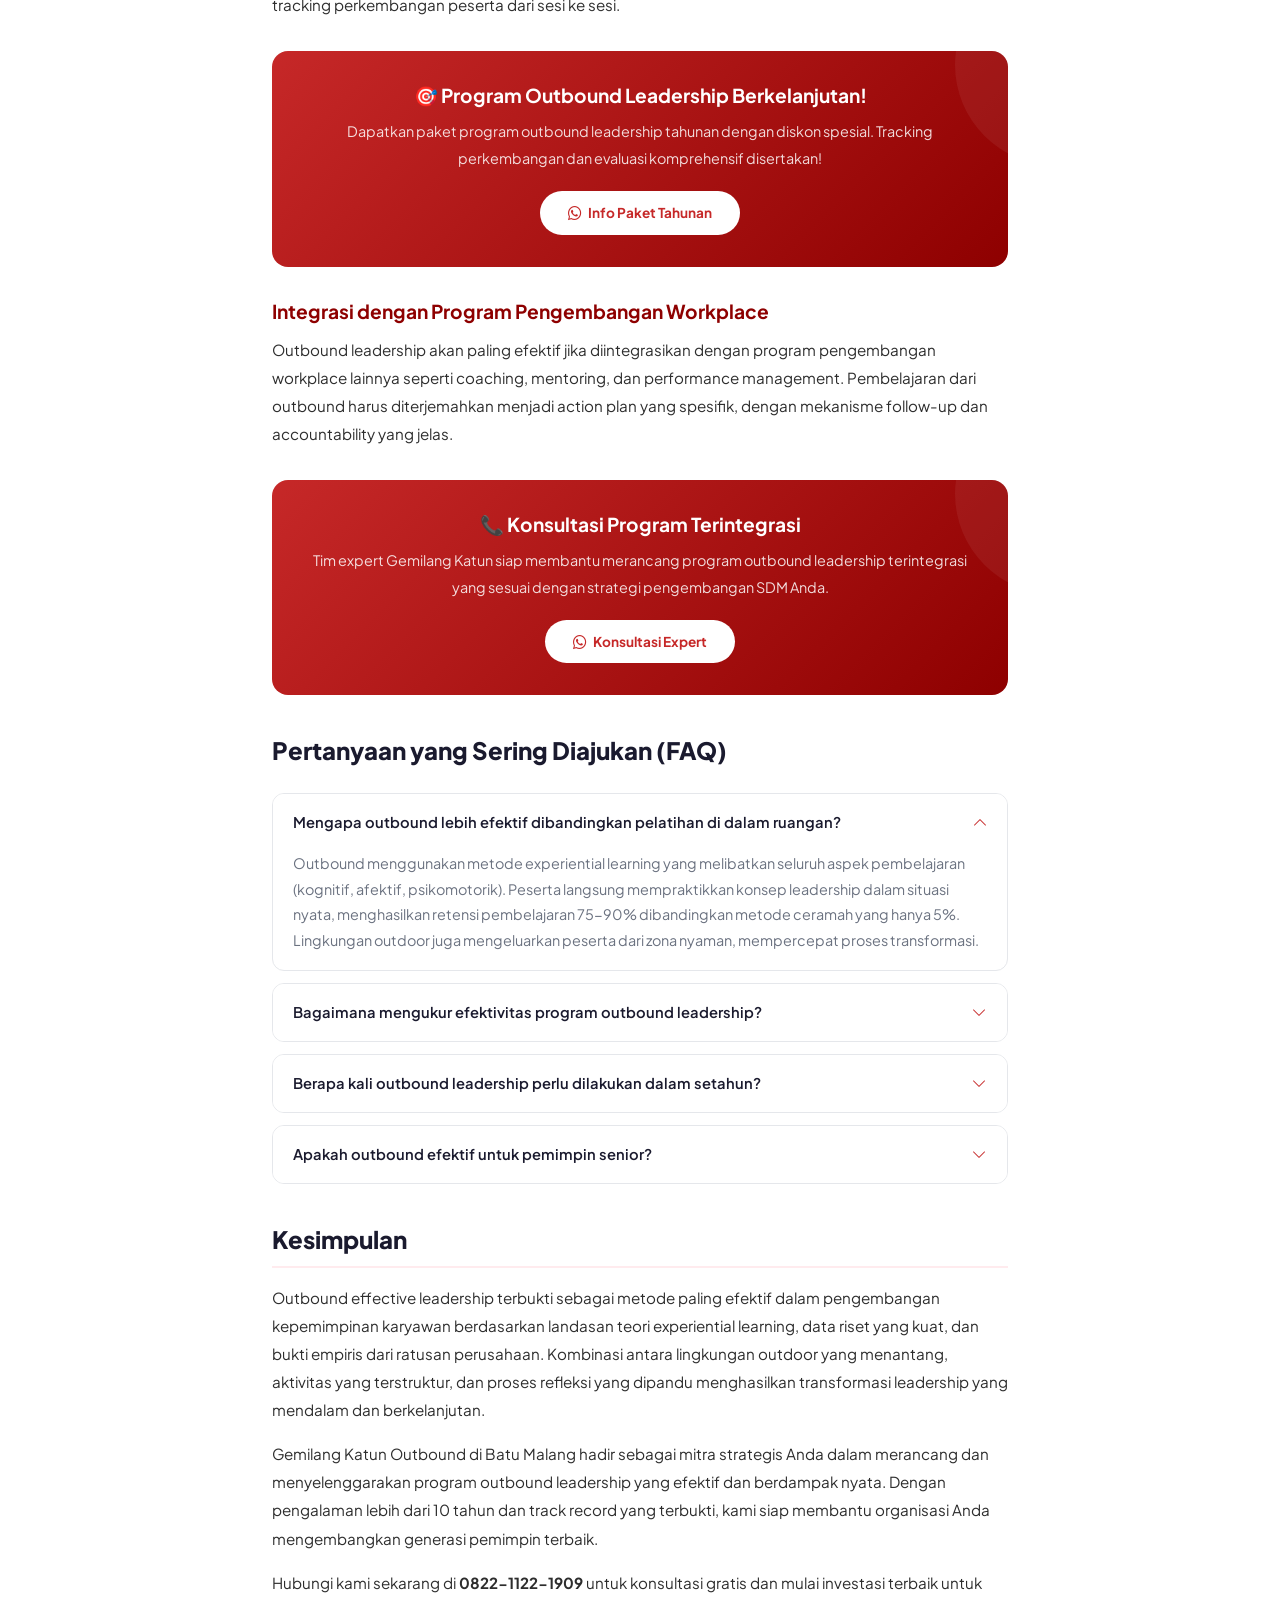
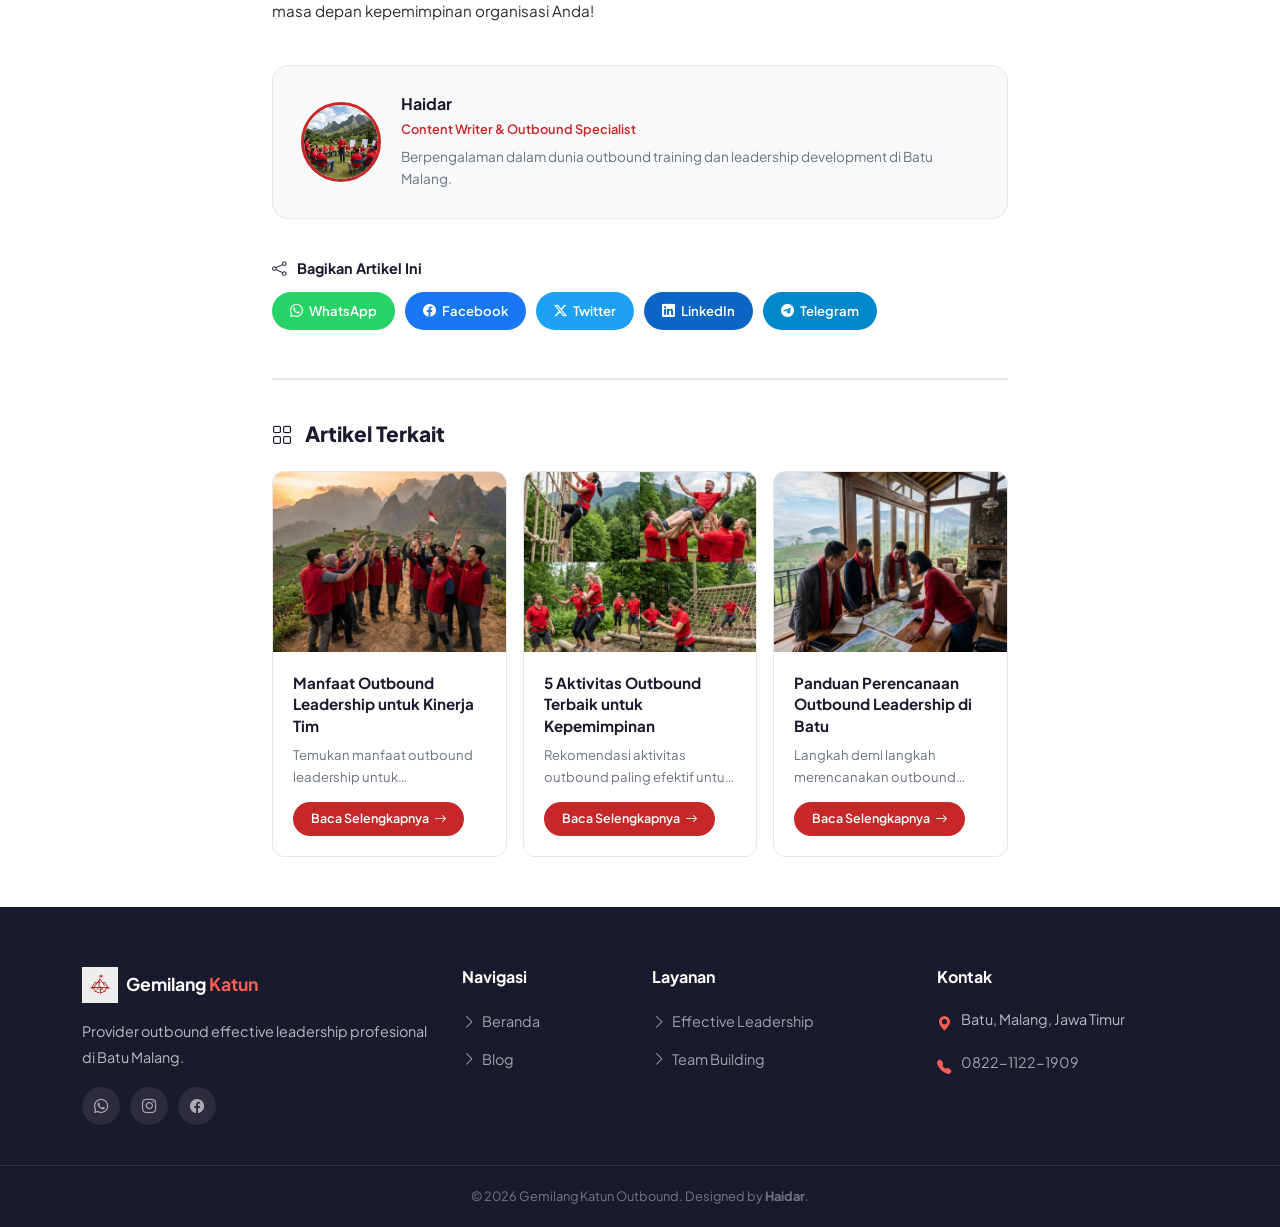
<file: outbound-efektif-pengembangan-leadership.html>
<!DOCTYPE html>
<html lang="id">

<head>
    <meta charset="UTF-8">
    <meta name="viewport" content="width=device-width, initial-scale=1.0, maximum-scale=5.0">
    <meta http-equiv="X-UA-Compatible" content="IE=edge">
    <title>Mengapa Outbound Efektif untuk Pengembangan Leadership Karyawan | Gemilang Katun</title>
    <meta name="description"
        content="Analisis mendalam mengapa metode outbound training menjadi cara paling efektif dalam pengembangan leadership karyawan. Riset, data, dan studi kasus dari Batu Malang.">
    <meta name="keywords"
        content="outbound efektif leadership, pengembangan leadership karyawan, outbound effective leadership batu, training kepemimpinan outdoor, experiential learning leadership, outbound development">
    <meta name="author" content="Haidar">
    <meta name="robots" content="index, follow, max-image-preview:large, max-snippet:-1, max-video-preview:-1">
    <link rel="canonical" href="https://outboundleadership.vercel.app/outbound-efektif-pengembangan-leadership.html">
    <meta property="og:type" content="article">
    <meta property="og:site_name" content="Gemilang Katun Outbound">
    <meta property="og:title" content="Mengapa Outbound Efektif untuk Pengembangan Leadership Karyawan">
    <meta property="og:description"
        content="Analisis mendalam mengapa outbound training menjadi cara paling efektif dalam pengembangan leadership.">
    <meta property="og:url"
        content="https://outboundleadership.vercel.app/outbound-efektif-pengembangan-leadership.html">
    <meta property="og:image" content="https://outboundleadership.vercel.app/assets/img/blog-4.png">
    <meta property="og:locale" content="id_ID">
    <meta property="article:published_time" content="2026-02-12T08:00:00+07:00">
    <meta property="article:modified_time" content="2026-02-22T10:00:00+07:00">
    <meta property="article:author" content="Haidar">
    <meta property="article:section" content="Insight">
    <meta name="twitter:card" content="summary_large_image">
    <meta name="twitter:title" content="Mengapa Outbound Efektif untuk Pengembangan Leadership">
    <meta name="twitter:image" content="https://outboundleadership.vercel.app/assets/img/blog-4.png">
    <link rel="icon" type="image/png" href="assets/img/logo.png">
    <link rel="apple-touch-icon" href="assets/img/logo.png">
    <meta name="theme-color" content="#C62828">
    <link rel="preconnect" href="https://cdn.jsdelivr.net" crossorigin>
    <link rel="stylesheet" href="https://cdn.jsdelivr.net/npm/bootstrap@5.3.2/dist/css/bootstrap.min.css">
    <link rel="stylesheet" href="https://cdn.jsdelivr.net/npm/bootstrap-icons@1.11.3/font/bootstrap-icons.min.css">
    <link rel="stylesheet" href="assets/css/style.css">
    <script type="application/ld+json">
  {"@context":"https://schema.org","@type":"Article","headline":"Mengapa Outbound Efektif untuk Pengembangan Leadership Karyawan","description":"Analisis mendalam mengapa metode outbound training menjadi cara paling efektif dalam pengembangan leadership karyawan.","image":"https://outboundleadership.vercel.app/assets/img/blog-4.png","author":{"@type":"Person","name":"Haidar"},"publisher":{"@type":"Organization","name":"Gemilang Katun Outbound","logo":{"@type":"ImageObject","url":"https://outboundleadership.vercel.app/assets/img/logo.png"}},"datePublished":"2026-02-12T08:00:00+07:00","dateModified":"2026-02-22T10:00:00+07:00","mainEntityOfPage":{"@type":"WebPage","@id":"https://outboundleadership.vercel.app/outbound-efektif-pengembangan-leadership.html"}}
  </script>
    <script type="application/ld+json">
  {"@context":"https://schema.org","@type":"FAQPage","mainEntity":[{"@type":"Question","name":"Mengapa outbound lebih efektif dibandingkan pelatihan di dalam ruangan?","acceptedAnswer":{"@type":"Answer","text":"Outbound menggunakan metode experiential learning yang melibatkan seluruh aspek pembelajaran (kognitif, afektif, psikomotorik). Peserta langsung mempraktikkan konsep leadership dalam situasi nyata, menghasilkan retensi pembelajaran yang jauh lebih tinggi (75%) dibandingkan metode ceramah (5%)."}},{"@type":"Question","name":"Bagaimana mengukur efektivitas program outbound leadership?","acceptedAnswer":{"@type":"Answer","text":"Efektivitas diukur melalui evaluasi 4 level Kirkpatrick: reaksi peserta, peningkatan pengetahuan, perubahan perilaku kerja, dan dampak terhadap kinerja organisasi. Gemilang Katun menyediakan laporan evaluasi komprehensif untuk setiap program."}},{"@type":"Question","name":"Berapa kali outbound leadership perlu dilakukan dalam setahun?","acceptedAnswer":{"@type":"Answer","text":"Idealnya 2-4 kali per tahun dengan interval 3-4 bulan. Frekuensi ini memungkinkan penguatan berkelanjutan dan pengembangan progresif. Program dapat dikombinasikan dengan sesi coaching atau mentoring di antara kegiatan outbound."}}]}
  </script>
</head>

<body>

    <nav class="navbar navbar-expand-lg fixed-top" id="mainNavbar">
        <div class="container">
            <a class="navbar-brand" href="index.html"><img src="assets/img/logo.png" alt="Logo Gemilang Katun Outbound"
                    width="40" height="40"> Gemilang <span>Katun</span></a>
            <button class="navbar-toggler" type="button" data-bs-toggle="collapse" data-bs-target="#navbarNav"
                aria-controls="navbarNav" aria-expanded="false" aria-label="Toggle navigation"><i
                    class="bi bi-list"></i></button>
            <div class="collapse navbar-collapse" id="navbarNav">
                <ul class="navbar-nav ms-auto me-3">
                    <li class="nav-item"><a class="nav-link" href="index.html">Beranda</a></li>
                    <li class="nav-item"><a class="nav-link" href="index.html#layanan">Layanan</a></li>
                    <li class="nav-item"><a class="nav-link" href="index.html#tentang">Tentang</a></li>
                    <li class="nav-item"><a class="nav-link active" href="blog.html">Blog</a></li>
                    <li class="nav-item"><a class="nav-link" href="index.html#kontak">Kontak</a></li>
                </ul>
                <a href="https://wa.me/6282211221909?text=Halo%20Gemilang%20Katun%20Outbound" class="btn-wa-nav"
                    target="_blank" rel="noopener"><i class="bi bi-whatsapp"></i> Hubungi Kami</a>
            </div>
        </div>
    </nav>

    <section class="article-hero">
        <div class="container">
            <nav aria-label="breadcrumb">
                <ol class="breadcrumb">
                    <li class="breadcrumb-item"><a href="index.html">Beranda</a></li>
                    <li class="breadcrumb-item"><a href="blog.html">Blog</a></li>
                    <li class="breadcrumb-item active" aria-current="page">Outbound Efektif Leadership</li>
                </ol>
            </nav>
            <div class="article-meta-top">
                <span class="badge-cat">Insight</span>
                <span class="meta-item"><i class="bi bi-calendar3"></i> 12 Februari 2026</span>
                <span class="meta-item"><i class="bi bi-person"></i> Haidar</span>
                <span class="meta-item"><i class="bi bi-clock"></i> 9 min read</span>
            </div>
            <h1 class="article-title">Mengapa Outbound Efektif untuk Pengembangan Leadership Karyawan</h1>
        </div>
    </section>

    <section class="article-content-wrapper">
        <div class="container">
            <div class="row justify-content-center">
                <div class="col-lg-8">

                    <figure class="article-main-img">
                        <img src="assets/img/blog-4.png"
                            alt="Seorang pemimpin memberikan arahan kepada tim peserta outbound leadership di area pegunungan dengan backdrop pemandangan alam"
                            width="800" height="450" loading="eager">
                        <figcaption>Seorang pemimpin memberikan arahan kepada tim selama sesi outbound effective
                            leadership di kawasan pegunungan Batu Malang</figcaption>
                    </figure>

                    <div class="toc-box" id="tocBox">
                        <div class="toc-header" id="tocToggle"><span><i class="bi bi-list-ul me-2"></i> Daftar
                                Isi</span><i class="bi bi-chevron-down"></i></div>
                        <div class="toc-body" id="tocBody">
                            <ul id="tocList"></ul>
                        </div>
                    </div>

                    <div class="article-body" id="articleBody">

                        <p>Di tengah persaingan bisnis yang semakin ketat, pengembangan <strong>leadership
                                karyawan</strong> menjadi investasi strategis yang tidak bisa ditawar. Berbagai metode
                            pelatihan telah diterapkan — dari seminar, workshop, hingga e-learning — namun
                            <strong>outbound effective leadership</strong> secara konsisten menunjukkan efektivitas yang
                            lebih tinggi dalam menghasilkan perubahan perilaku kepemimpinan yang berkelanjutan.</p>

                        <p>Artikel ini akan mengupas secara mendalam alasan-alasan ilmiah dan praktis mengapa metode
                            outbound menjadi pilihan terbaik untuk pengembangan leadership karyawan, didukung oleh data
                            riset dan pengalaman Gemilang Katun Outbound dalam menyelenggarakan ratusan program di Batu
                            Malang.</p>

                        <h2 id="landasan-teoritis">Landasan Teoritis: Experiential Learning</h2>

                        <p>Efektivitas outbound leadership berakar pada teori <em>Experiential Learning</em> yang
                            dikembangkan oleh David Kolb. Teori ini menyatakan bahwa pembelajaran yang paling efektif
                            terjadi melalui siklus empat tahap: pengalaman konkret, observasi reflektif, konseptualisasi
                            abstrak, dan eksperimentasi aktif.</p>

                        <p>Outbound leadership menerapkan siklus ini secara natural. Peserta mengalami situasi nyata
                            (concrete experience) melalui aktivitas outdoor, kemudian merefleksikan apa yang terjadi
                            (reflective observation), menarik prinsip-prinsip leadership (abstract conceptualization),
                            dan menerapkannya kembali di aktivitas selanjutnya (active experimentation).</p>

                        <blockquote>
                            <p>"Tell me and I forget. Show me and I remember. Involve me and I understand." — Benjamin
                                Franklin. Outbound leadership mewujudkan prinsip keterlibatan aktif ini secara sempurna.
                            </p>
                        </blockquote>

                        <h3 id="piramida-pembelajaran">Piramida Pembelajaran dan Retensi Pengetahuan</h3>

                        <p>Menurut National Training Laboratories, tingkat retensi pembelajaran melalui ceramah hanya
                            5%, membaca 10%, audio-visual 20%, demonstrasi 30%, diskusi kelompok 50%, praktik langsung
                            75%, dan mengajarkan orang lain 90%. Outbound leadership mengkombinasikan praktik langsung,
                            diskusi kelompok, dan peer teaching — mencapai retensi optimal 75-90%.</p>

                        <p>Inilah mengapa peserta outbound leadership mampu mengingat dan menerapkan pembelajaran jauh
                            lebih baik dibandingkan mereka yang hanya mengikuti seminar atau membaca buku tentang
                            kepemimpinan. Gemilang Katun Outbound merancang setiap program dengan memaksimalkan
                            aktivitas praktik langsung dan refleksi kelompok.</p>

                        <h2 id="faktor-efektivitas">Faktor-Faktor yang Membuat Outbound Efektif</h2>

                        <h3 id="keluar-zona-nyaman">1. Mengeluarkan Peserta dari Zona Nyaman</h3>

                        <p>Lingkungan outdoor yang berbeda dari rutinitas kantor secara alami mengeluarkan peserta dari
                            zona nyaman mereka. Ketika berada di luar zona nyaman, otak manusia menjadi lebih aktif dan
                            reseptif terhadap pembelajaran baru. Peserta tidak hanya mendengar teori tentang
                            kepemimpinan — mereka merasakannya langsung melalui tantangan yang membutuhkan respons
                            real-time.</p>

                        <p>Di Batu Malang, lingkungan alam pegunungan yang berbeda drastis dari lingkungan perkantoran
                            menciptakan <em>cognitive disruption</em> yang positif. Peserta dipaksa untuk beradaptasi,
                            berpikir kreatif, dan menunjukkan potensi kepemimpinan yang mungkin tidak pernah muncul di
                            setting kantor biasa.</p>

                        <h3 id="pembelajaran-holistik">2. Pembelajaran Holistik: Otak, Hati, dan Tubuh</h3>

                        <p>Berbeda dengan pelatihan konvensional yang umumnya hanya melibatkan aspek kognitif (otak),
                            outbound leadership melibatkan tiga dimensi sekaligus: kognitif (strategi, analisis),
                            afektif (emosi, motivasi, empati), dan psikomotorik (kemampuan fisik, koordinasi).
                            Pembelajaran yang melibatkan ketiga dimensi ini menghasilkan perubahan yang lebih mendalam
                            dan bertahan lama.</p>

                        <p>Ketika seorang karyawan merasakan ketakutan saat melakukan high ropes kemudian berhasil
                            mengatasinya, ia mengalami transformasi emosional yang tidak bisa diperoleh dari membaca
                            buku tentang keberanian. Pengalaman ini terinternalisasi menjadi part dari identitas
                            kepemimpinannya.</p>

                        <div class="baca-juga-box">
                            <h5><i class="bi bi-bookmark-star me-2"></i> Baca Juga</h5>
                            <ul>
                                <li><a href="manfaat-outbound-leadership-kinerja-tim.html"><i
                                            class="bi bi-arrow-right-short"></i> Manfaat Outbound Leadership untuk
                                        Meningkatkan Kinerja Tim</a></li>
                                <li><a href="aktivitas-outbound-terbaik-kepemimpinan.html"><i
                                            class="bi bi-arrow-right-short"></i> 5 Aktivitas Outbound Terbaik untuk
                                        Membangun Jiwa Kepemimpinan</a></li>
                            </ul>
                        </div>

                        <h3 id="umpan-balik-langsung">3. Umpan Balik Langsung dan Otentik</h3>

                        <p>Dalam outbound leadership, umpan balik terjadi secara natural dan instan. Jika seorang
                            pemimpin memberikan instruksi yang tidak jelas, timnya akan gagal menyelesaikan tantangan —
                            hasilnya terlihat langsung. Tidak ada tempat untuk berpura-pura atau menghindari tanggung
                            jawab. Transparansi ini mempercepat proses pembelajaran dan self-awareness.</p>

                        <p>Fasilitator Gemilang Katun Outbound terlatih untuk memandu proses refleksi yang konstruktif,
                            membantu peserta mengidentifikasi pola perilaku kepemimpinan mereka dan merancang rencana
                            pengembangan yang spesifik dan actionable.</p>

                        <h3 id="dinamika-tim-natural">4. Mengungkap Dinamika Tim yang Sesungguhnya</h3>

                        <p>Lingkungan outbound mengungkap dinamika tim yang sebenarnya — yang sering tersembunyi di
                            balik formalitas kantor. Siapa yang natural menjadi pemimpin, siapa yang lebih efektif
                            sebagai eksekutor, bagaimana konflik diselesaikan, dan siapa yang cenderung mendominasi atau
                            menarik diri — semua terlihat jelas dalam setting outbound.</p>

                        <p>Insight pembuka mata ini sangat berharga bagi manajemen HR dalam merancang strategi
                            pengembangan SDM yang tepat sasaran. Banyak klien Gemilang Katun Outbound melaporkan bahwa
                            mereka menemukan potensi leadership tersembunyi di karyawan-karyawan yang selama ini tidak
                            menonjol di lingkungan kantor.</p>

                        <figure class="article-img-box">
                            <img src="assets/img/blog-3.png"
                                alt="Peserta outbound melakukan aktivitas leadership challenge yang mengungkap dinamika tim dan potensi kepemimpinan"
                                width="800" height="400" loading="lazy">
                            <figcaption>Aktivitas outbound yang dirancang untuk mengungkap dinamika tim dan potensi
                                kepemimpinan setiap anggota</figcaption>
                        </figure>

                        <h2 id="data-efektivitas">Data dan Riset Efektivitas Outbound Leadership</h2>

                        <p>Berbagai riset telah membuktikan efektivitas outbound leadership dibandingkan metode
                            pelatihan konvensional:</p>

                        <ul>
                            <li><strong>Journal of Applied Psychology (2023):</strong> Program outdoor leadership
                                training meningkatkan skor kompetensi kepemimpinan rata-rata 43% setelah 6 bulan,
                                dibandingkan 18% untuk program seminar tradisional</li>
                            <li><strong>Harvard Business Review:</strong> 87% peserta outbound leadership melaporkan
                                perubahan positif dalam gaya kepemimpinan mereka</li>
                            <li><strong>Data internal Gemilang Katun (2020-2025):</strong> 94% klien melihat peningkatan
                                produktivitas tim dalam 3 bulan pasca program outbound leadership</li>
                            <li><strong>Gallup Research:</strong> Tim dengan pemimpin yang dilatih melalui experiential
                                learning memiliki tingkat engagement karyawan 31% lebih tinggi</li>
                        </ul>

                        <h2 id="studi-kasus">Studi Kasus: Keberhasilan Outbound Leadership di Batu Malang</h2>

                        <p>Salah satu contoh keberhasilan program outbound effective leadership yang diselenggarakan
                            oleh Gemilang Katun Outbound adalah program untuk PT Karya Mandiri, sebuah perusahaan
                            manufaktur dengan 300 karyawan. Sebelum program, perusahaan menghadapi masalah tingginya
                            turnover di level supervisor (22% per tahun) dan rendahnya skor engagement karyawan (3.1
                            dari 5).</p>

                        <p>Setelah mengikuti program outbound leadership selama 3 hari di Batu Malang yang dirancang
                            khusus untuk jajaran supervisor dan middle management, hasilnya sangat signifikan:</p>

                        <ul>
                            <li>Turnover supervisor turun menjadi 8% dalam 12 bulan</li>
                            <li>Skor engagement karyawan meningkat menjadi 4.2 dari 5</li>
                            <li>Produktivitas lini produksi meningkat 15%</li>
                            <li>Keluhan karyawan terkait komunikasi manajemen turun 60%</li>
                        </ul>

                        <figure class="article-img-box">
                            <img src="assets/img/blog-1.png"
                                alt="Tim perusahaan merayakan keberhasilan program outbound leadership di Batu Malang"
                                width="800" height="400" loading="lazy">
                            <figcaption>Tim perusahaan merayakan keberhasilan setelah menyelesaikan program outbound
                                effective leadership di Batu Malang</figcaption>
                        </figure>

                        <h2 id="cara-memaksimalkan">Cara Memaksimalkan Efektivitas Outbound Leadership</h2>

                        <h3 id="assessment-pra-program">Assessment Pra-Program</h3>

                        <p>Lakukan assessment terhadap kondisi tim dan kebutuhan pengembangan leadership sebelum
                            merancang program. Assessment ini bisa berupa survei organisasi, interview dengan manajemen,
                            atau 360-degree feedback. Hasilnya akan menjadi dasar untuk menyesuaikan konten dan
                            aktivitas outbound agar tepat sasaran. Gemilang Katun Outbound menyediakan layanan
                            assessment gratis sebagai bagian dari paket program.</p>

                        <h3 id="program-berkelanjutan">Program Berkelanjutan, Bukan One-Shot</h3>

                        <p>Riset menunjukkan bahwa program yang berkelanjutan menghasilkan dampak 3x lebih besar
                            dibandingkan kegiatan one-off. Idealnya, outbound leadership dilakukan 2-4 kali per tahun
                            dengan tema yang progresif. Gemilang Katun menawarkan paket program tahunan dengan diskon
                            khusus dan tracking perkembangan peserta dari sesi ke sesi.</p>

                        <div class="promo-banner">
                            <h4>🎯 Program Outbound Leadership Berkelanjutan!</h4>
                            <p>Dapatkan paket program outbound leadership tahunan dengan diskon spesial. Tracking
                                perkembangan dan evaluasi komprehensif disertakan!</p>
                            <a href="https://wa.me/6282211221909?text=Halo%2C%20saya%20tertarik%20program%20outbound%20leadership%20berkelanjutan"
                                class="btn-promo" target="_blank" rel="noopener"><i class="bi bi-whatsapp"></i> Info
                                Paket Tahunan</a>
                        </div>

                        <h3 id="integrasi-workplace">Integrasi dengan Program Pengembangan Workplace</h3>

                        <p>Outbound leadership akan paling efektif jika diintegrasikan dengan program pengembangan
                            workplace lainnya seperti coaching, mentoring, dan performance management. Pembelajaran dari
                            outbound harus diterjemahkan menjadi action plan yang spesifik, dengan mekanisme follow-up
                            dan accountability yang jelas.</p>

                        <div class="promo-banner">
                            <h4>📞 Konsultasi Program Terintegrasi</h4>
                            <p>Tim expert Gemilang Katun siap membantu merancang program outbound leadership
                                terintegrasi yang sesuai dengan strategi pengembangan SDM Anda.</p>
                            <a href="https://wa.me/6282211221909?text=Halo%2C%20saya%20ingin%20konsultasi%20program%20outbound%20leadership%20terintegrasi"
                                class="btn-promo" target="_blank" rel="noopener"><i class="bi bi-whatsapp"></i>
                                Konsultasi Expert</a>
                        </div>

                        <div class="faq-section">
                            <h2 id="faq">Pertanyaan yang Sering Diajukan (FAQ)</h2>
                            <div class="faq-item">
                                <button class="faq-question" data-bs-toggle="collapse" data-bs-target="#faq1"
                                    aria-expanded="true"><span>Mengapa outbound lebih efektif dibandingkan pelatihan di
                                        dalam ruangan?</span><i class="bi bi-chevron-down"></i></button>
                                <div id="faq1" class="collapse show">
                                    <div class="faq-answer">Outbound menggunakan metode experiential learning yang
                                        melibatkan seluruh aspek pembelajaran (kognitif, afektif, psikomotorik). Peserta
                                        langsung mempraktikkan konsep leadership dalam situasi nyata, menghasilkan
                                        retensi pembelajaran 75-90% dibandingkan metode ceramah yang hanya 5%.
                                        Lingkungan outdoor juga mengeluarkan peserta dari zona nyaman, mempercepat
                                        proses transformasi.</div>
                                </div>
                            </div>
                            <div class="faq-item">
                                <button class="faq-question collapsed" data-bs-toggle="collapse" data-bs-target="#faq2"
                                    aria-expanded="false"><span>Bagaimana mengukur efektivitas program outbound
                                        leadership?</span><i class="bi bi-chevron-down"></i></button>
                                <div id="faq2" class="collapse">
                                    <div class="faq-answer">Efektivitas diukur melalui model evaluasi 4 level
                                        Kirkpatrick: Level 1 (reaksi peserta terhadap program), Level 2 (peningkatan
                                        pengetahuan/skill), Level 3 (perubahan perilaku di tempat kerja), dan Level 4
                                        (dampak terhadap KPI organisasi). Gemilang Katun menyediakan laporan evaluasi
                                        komprehensif mencakup keempat level tersebut.</div>
                                </div>
                            </div>
                            <div class="faq-item">
                                <button class="faq-question collapsed" data-bs-toggle="collapse" data-bs-target="#faq3"
                                    aria-expanded="false"><span>Berapa kali outbound leadership perlu dilakukan dalam
                                        setahun?</span><i class="bi bi-chevron-down"></i></button>
                                <div id="faq3" class="collapse">
                                    <div class="faq-answer">Idealnya 2-4 kali per tahun dengan interval 3-4 bulan.
                                        Frekuensi ini memungkinkan penguatan berkelanjutan dan pengembangan progresif.
                                        Program dapat dikombinasikan dengan sesi coaching atau mentoring di antara
                                        kegiatan outbound untuk memaksimalkan dampak.</div>
                                </div>
                            </div>
                            <div class="faq-item">
                                <button class="faq-question collapsed" data-bs-toggle="collapse" data-bs-target="#faq4"
                                    aria-expanded="false"><span>Apakah outbound efektif untuk pemimpin senior?</span><i
                                        class="bi bi-chevron-down"></i></button>
                                <div id="faq4" class="collapse">
                                    <div class="faq-answer">Sangat efektif. Outbound leadership memberikan perspektif
                                        baru bagi pemimpin senior yang mungkin sudah terjebak dalam pola kepemimpinan
                                        tertentu. Aktivitas yang menantang dan lingkungan yang berbeda membantu mereka
                                        menemukan kembali semangat kepemimpinan dan memperkuat koneksi dengan tim.</div>
                                </div>
                            </div>
                        </div>

                        <h2 id="kesimpulan">Kesimpulan</h2>

                        <p>Outbound effective leadership terbukti sebagai metode paling efektif dalam pengembangan
                            kepemimpinan karyawan berdasarkan landasan teori experiential learning, data riset yang
                            kuat, dan bukti empiris dari ratusan perusahaan. Kombinasi antara lingkungan outdoor yang
                            menantang, aktivitas yang terstruktur, dan proses refleksi yang dipandu menghasilkan
                            transformasi leadership yang mendalam dan berkelanjutan.</p>

                        <p>Gemilang Katun Outbound di Batu Malang hadir sebagai mitra strategis Anda dalam merancang dan
                            menyelenggarakan program outbound leadership yang efektif dan berdampak nyata. Dengan
                            pengalaman lebih dari 10 tahun dan track record yang terbukti, kami siap membantu organisasi
                            Anda mengembangkan generasi pemimpin terbaik.</p>

                        <p>Hubungi kami sekarang di <strong>0822-1122-1909</strong> untuk konsultasi gratis dan mulai
                            investasi terbaik untuk masa depan kepemimpinan organisasi Anda!</p>

                    </div>

                    <div class="author-box">
                        <img src="assets/img/blog-4.png" alt="Foto Profil Haidar" width="80" height="80" loading="lazy">
                        <div class="author-info">
                            <h5>Haidar</h5>
                            <div class="author-role">Content Writer & Outbound Specialist</div>
                            <p>Berpengalaman dalam dunia outbound training dan leadership development di Batu Malang.
                            </p>
                        </div>
                    </div>

                    <div class="share-box">
                        <h5><i class="bi bi-share me-2"></i> Bagikan Artikel Ini</h5>
                        <div class="share-btns">
                            <a href="#" class="share-btn wa" id="shareWA" target="_blank" rel="noopener"><i
                                    class="bi bi-whatsapp"></i> WhatsApp</a>
                            <a href="#" class="share-btn fb" id="shareFB" target="_blank" rel="noopener"><i
                                    class="bi bi-facebook"></i> Facebook</a>
                            <a href="#" class="share-btn tw" id="shareTW" target="_blank" rel="noopener"><i
                                    class="bi bi-twitter-x"></i> Twitter</a>
                            <a href="#" class="share-btn li" id="shareLI" target="_blank" rel="noopener"><i
                                    class="bi bi-linkedin"></i> LinkedIn</a>
                            <a href="#" class="share-btn tg" id="shareTG" target="_blank" rel="noopener"><i
                                    class="bi bi-telegram"></i> Telegram</a>
                        </div>
                    </div>

                    <div class="related-section">
                        <h3><i class="bi bi-grid me-2"></i> Artikel Terkait</h3>
                        <div class="row g-3">
                            <div class="col-md-4">
                                <div class="related-card"><img src="assets/img/blog-1.png"
                                        alt="Manfaat outbound leadership" width="300" height="180" loading="lazy">
                                    <div class="related-card-body">
                                        <h5>Manfaat Outbound Leadership untuk Kinerja Tim</h5>
                                        <p>Temukan manfaat outbound leadership untuk meningkatkan produktivitas.</p><a
                                            href="manfaat-outbound-leadership-kinerja-tim.html" class="btn-read-sm">Baca
                                            Selengkapnya <i class="bi bi-arrow-right"></i></a>
                                    </div>
                                </div>
                            </div>
                            <div class="col-md-4">
                                <div class="related-card"><img src="assets/img/blog-3.png"
                                        alt="Aktivitas outbound terbaik" width="300" height="180" loading="lazy">
                                    <div class="related-card-body">
                                        <h5>5 Aktivitas Outbound Terbaik untuk Kepemimpinan</h5>
                                        <p>Rekomendasi aktivitas outbound paling efektif untuk jiwa kepemimpinan.</p><a
                                            href="aktivitas-outbound-terbaik-kepemimpinan.html" class="btn-read-sm">Baca
                                            Selengkapnya <i class="bi bi-arrow-right"></i></a>
                                    </div>
                                </div>
                            </div>
                            <div class="col-md-4">
                                <div class="related-card"><img src="assets/img/blog-5.png"
                                        alt="Panduan perencanaan outbound" width="300" height="180" loading="lazy">
                                    <div class="related-card-body">
                                        <h5>Panduan Perencanaan Outbound Leadership di Batu</h5>
                                        <p>Langkah demi langkah merencanakan outbound leadership yang sukses.</p><a
                                            href="panduan-perencanaan-outbound-leadership-batu.html"
                                            class="btn-read-sm">Baca Selengkapnya <i class="bi bi-arrow-right"></i></a>
                                    </div>
                                </div>
                            </div>
                        </div>
                    </div>

                </div>
            </div>
        </div>
    </section>

    <footer class="footer">
        <div class="container">
            <div class="row g-4">
                <div class="col-lg-4 col-md-6">
                    <div class="d-flex align-items-center gap-2 mb-3"><img src="assets/img/logo.png" alt="Logo"
                            width="36" height="36" loading="lazy">
                        <h5 class="mb-0" style="font-size:1.1rem;">Gemilang <span
                                style="color:var(--primary-light)">Katun</span></h5>
                    </div>
                    <p>Provider outbound effective leadership profesional di Batu Malang.</p>
                    <div class="footer-social"><a href="https://wa.me/6282211221909" target="_blank" rel="noopener"
                            aria-label="WhatsApp"><i class="bi bi-whatsapp"></i></a><a href="#"
                            aria-label="Instagram"><i class="bi bi-instagram"></i></a><a href="#"
                            aria-label="Facebook"><i class="bi bi-facebook"></i></a></div>
                </div>
                <div class="col-lg-2 col-md-6">
                    <h5>Navigasi</h5>
                    <ul class="footer-links">
                        <li><a href="index.html"><i class="bi bi-chevron-right"></i> Beranda</a></li>
                        <li><a href="blog.html"><i class="bi bi-chevron-right"></i> Blog</a></li>
                    </ul>
                </div>
                <div class="col-lg-3 col-md-6">
                    <h5>Layanan</h5>
                    <ul class="footer-links">
                        <li><a href="#"><i class="bi bi-chevron-right"></i> Effective Leadership</a></li>
                        <li><a href="#"><i class="bi bi-chevron-right"></i> Team Building</a></li>
                    </ul>
                </div>
                <div class="col-lg-3 col-md-6">
                    <h5>Kontak</h5>
                    <ul class="footer-contact list-unstyled">
                        <li><i class="bi bi-geo-alt-fill"></i> <span>Batu, Malang, Jawa Timur</span></li>
                        <li><i class="bi bi-telephone-fill"></i> <a href="tel:+6282211221909"
                                style="color:rgba(255,255,255,.6);">0822-1122-1909</a></li>
                    </ul>
                </div>
            </div>
        </div>
        <div class="footer-bottom">
            <div class="container">&copy; 2026 Gemilang Katun Outbound. Designed by <strong>Haidar</strong>.</div>
        </div>
    </footer>

    <a href="https://wa.me/6282211221909" class="floating-wa" target="_blank" rel="noopener"
        aria-label="Chat WhatsApp"><i class="bi bi-whatsapp"></i></a>
    <button class="floating-up" id="floatingUp" aria-label="Scroll ke atas"
        onclick="window.scrollTo({top:0,behavior:'smooth'})"><i class="bi bi-chevron-up"></i></button>

    <script src="https://cdn.jsdelivr.net/npm/bootstrap@5.3.2/dist/js/bootstrap.bundle.min.js" defer></script>
    <script>
        const navbar = document.getElementById('mainNavbar'), floatingUp = document.getElementById('floatingUp');
        window.addEventListener('scroll', () => { navbar.classList.toggle('scrolled', window.scrollY > 60); floatingUp.classList.toggle('show', window.scrollY > 300); }, { passive: true });
        (function () { const body = document.getElementById('articleBody'), list = document.getElementById('tocList'); body.querySelectorAll('h2,h3').forEach((h, i) => { if (!h.id) h.id = 'heading-' + i; const li = document.createElement('li'); li.className = h.tagName === 'H3' ? 'toc-h3' : 'toc-h2'; const a = document.createElement('a'); a.href = '#' + h.id; a.textContent = h.textContent; a.addEventListener('click', e => { e.preventDefault(); window.scrollTo({ top: document.getElementById(h.id).offsetTop - 90, behavior: 'smooth' }); }); li.appendChild(a); list.appendChild(li); }); const toggle = document.getElementById('tocToggle'), tocBody = document.getElementById('tocBody'); let open = true; toggle.addEventListener('click', () => { open = !open; tocBody.style.display = open ? 'block' : 'none'; toggle.classList.toggle('collapsed', !open); }); })();
        (function () { const u = encodeURIComponent(window.location.href), t = encodeURIComponent(document.title); document.getElementById('shareWA').href = 'https://wa.me/?text=' + t + '%20' + u; document.getElementById('shareFB').href = 'https://www.facebook.com/sharer/sharer.php?u=' + u; document.getElementById('shareTW').href = 'https://twitter.com/intent/tweet?url=' + u + '&text=' + t; document.getElementById('shareLI').href = 'https://www.linkedin.com/sharing/share-offsite/?url=' + u; document.getElementById('shareTG').href = 'https://t.me/share/url?url=' + u + '&text=' + t; })();
    </script>
</body>

</html>
</file>
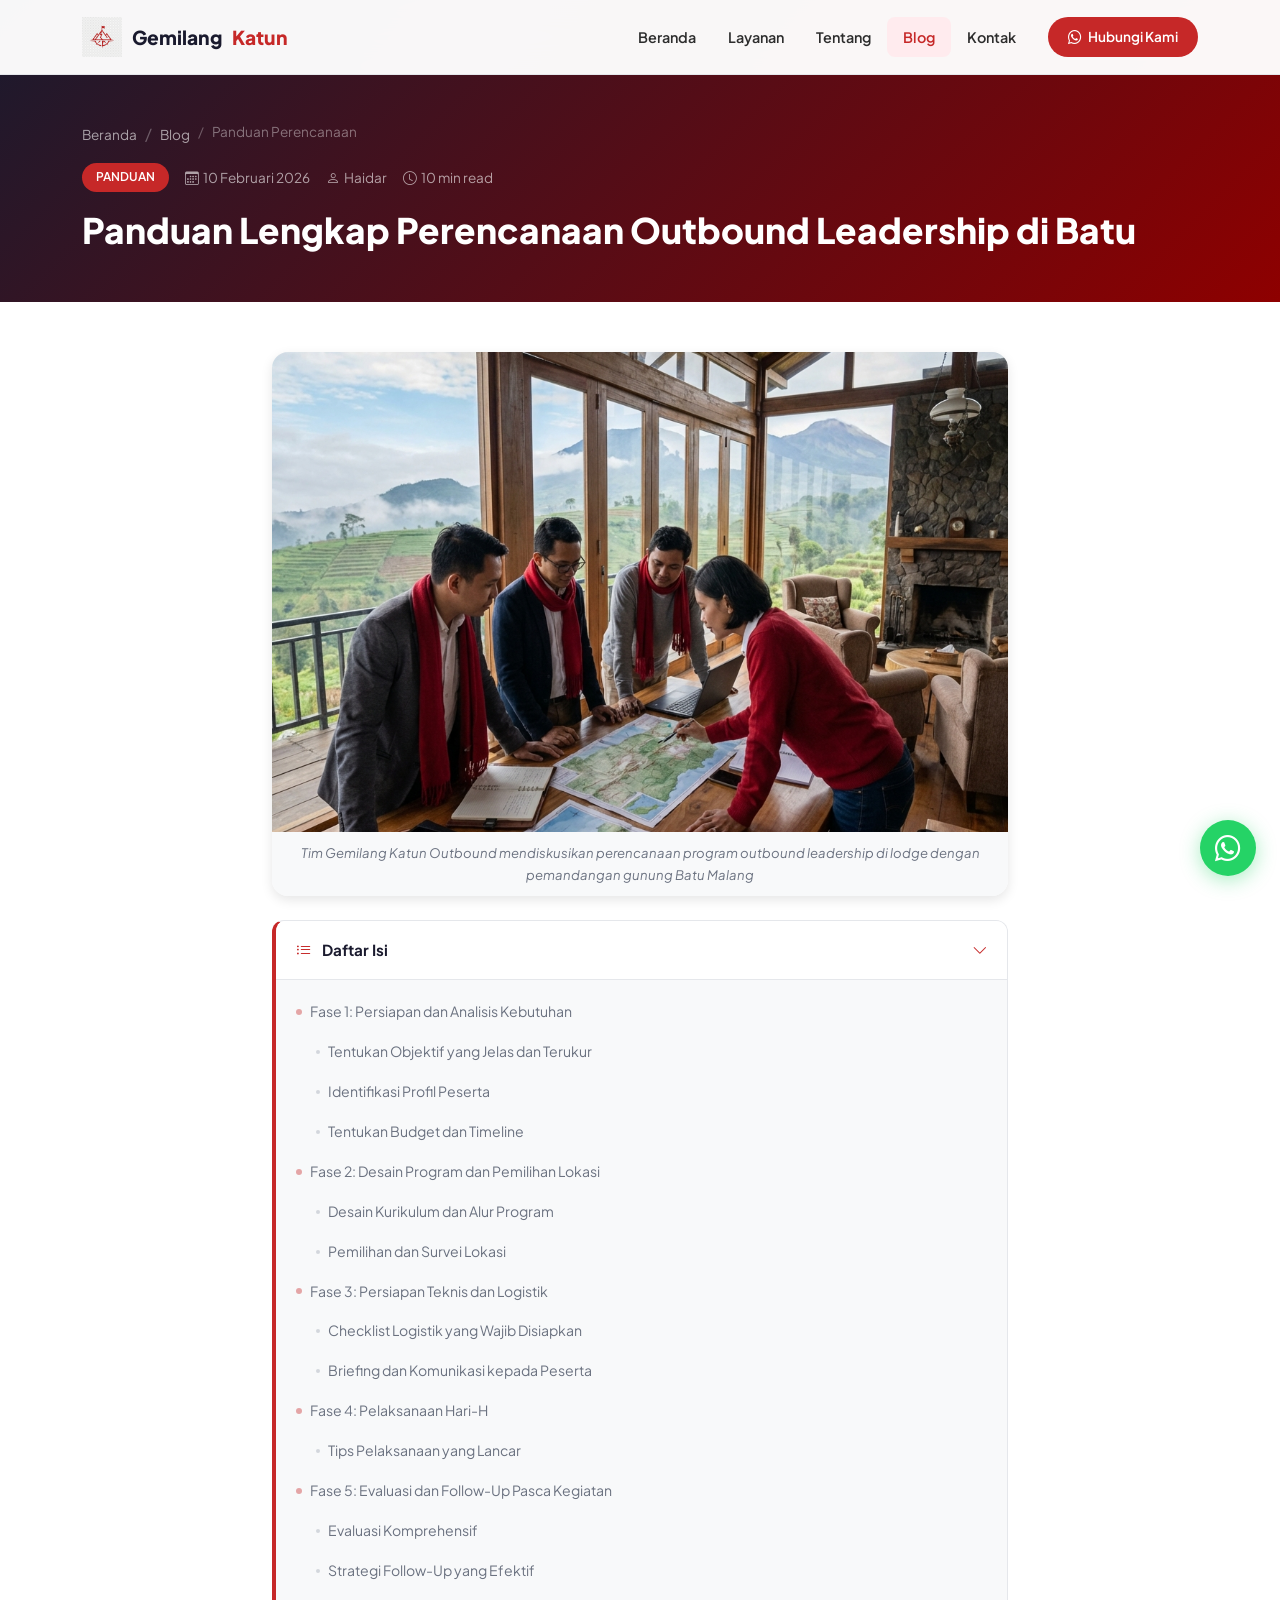
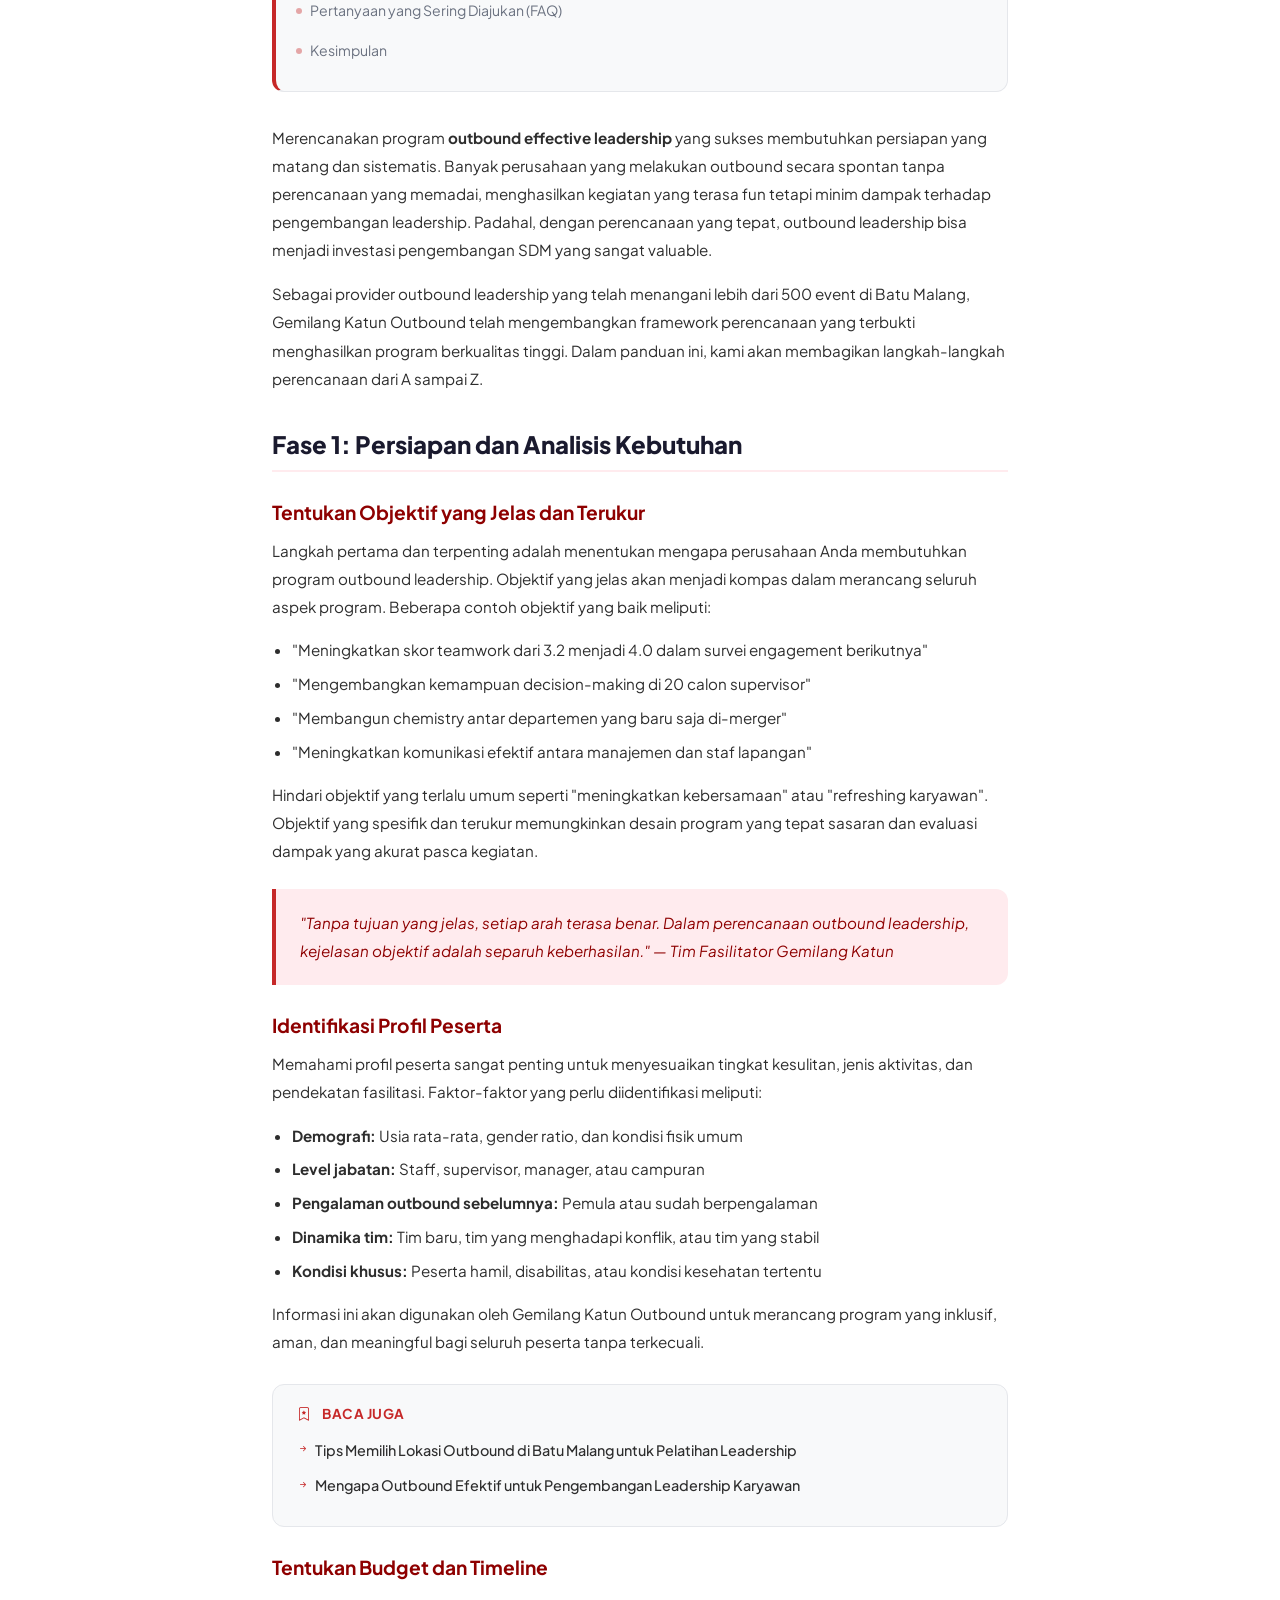
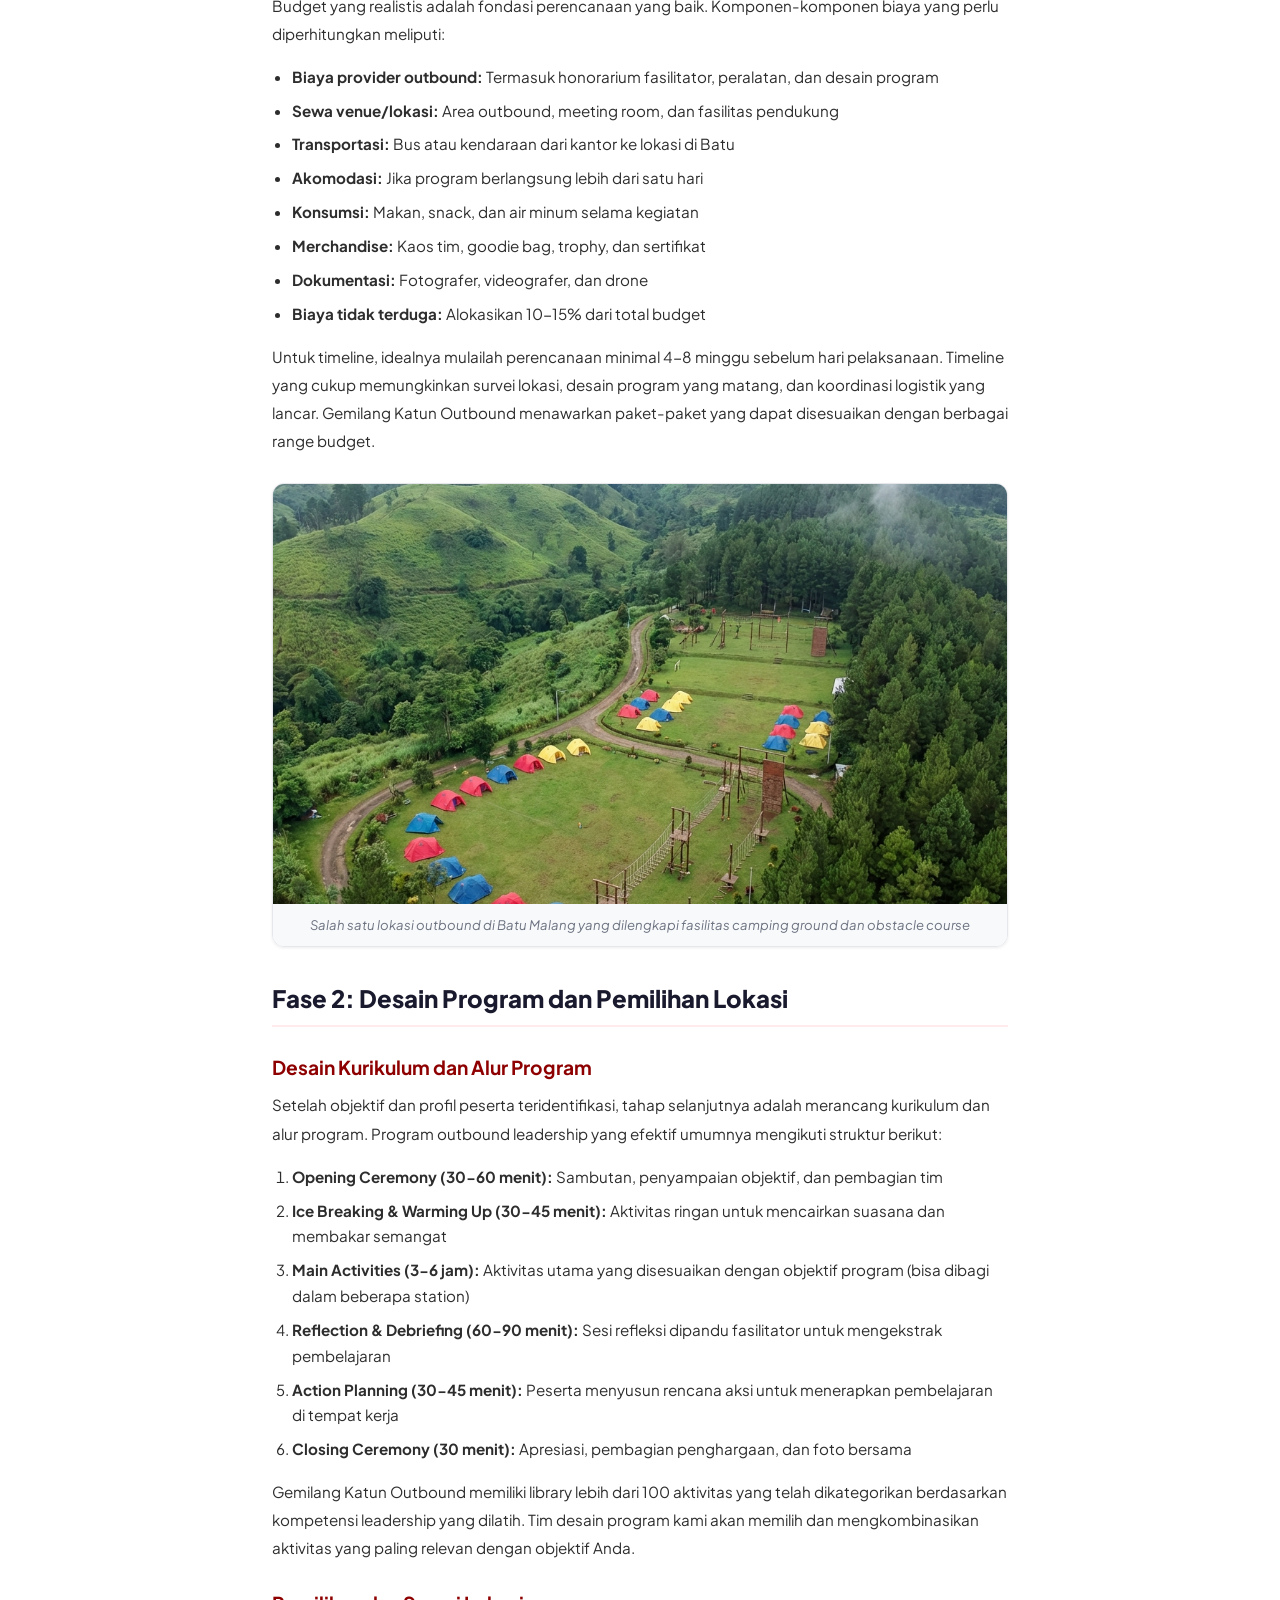
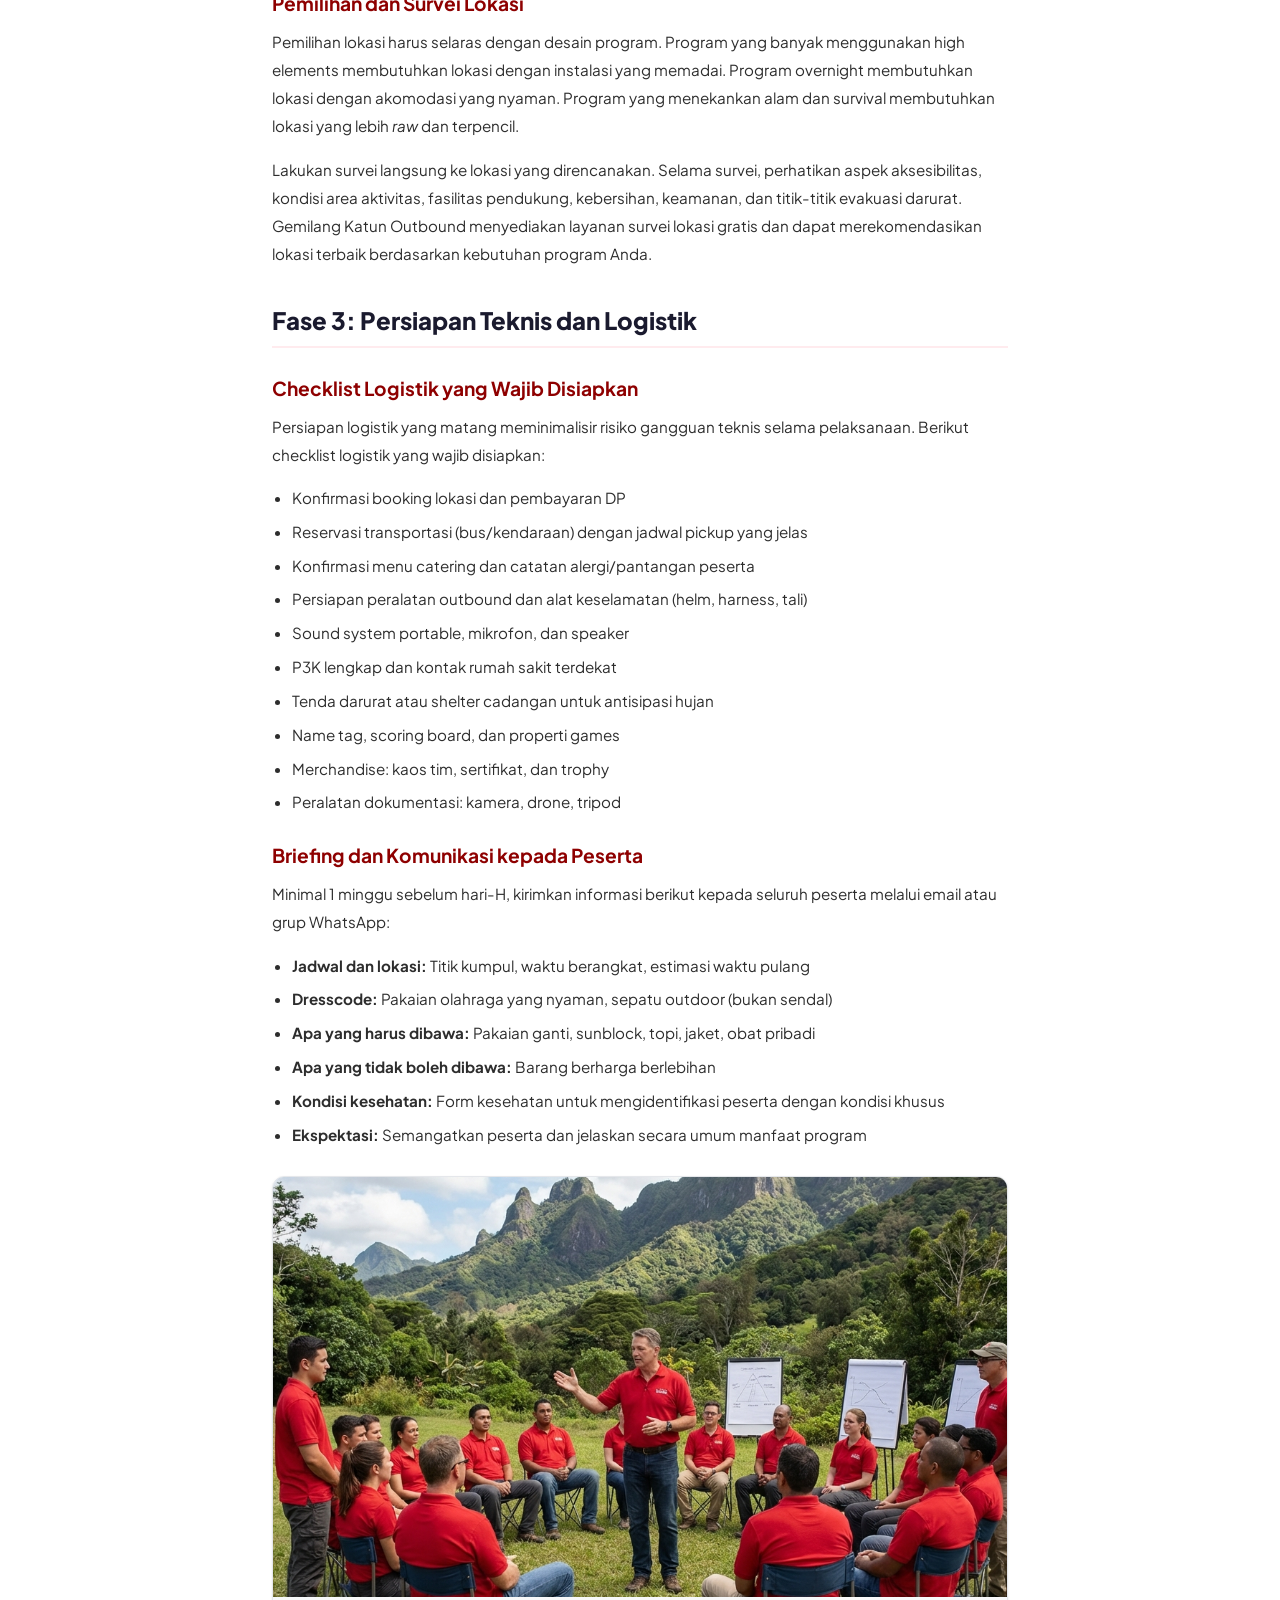
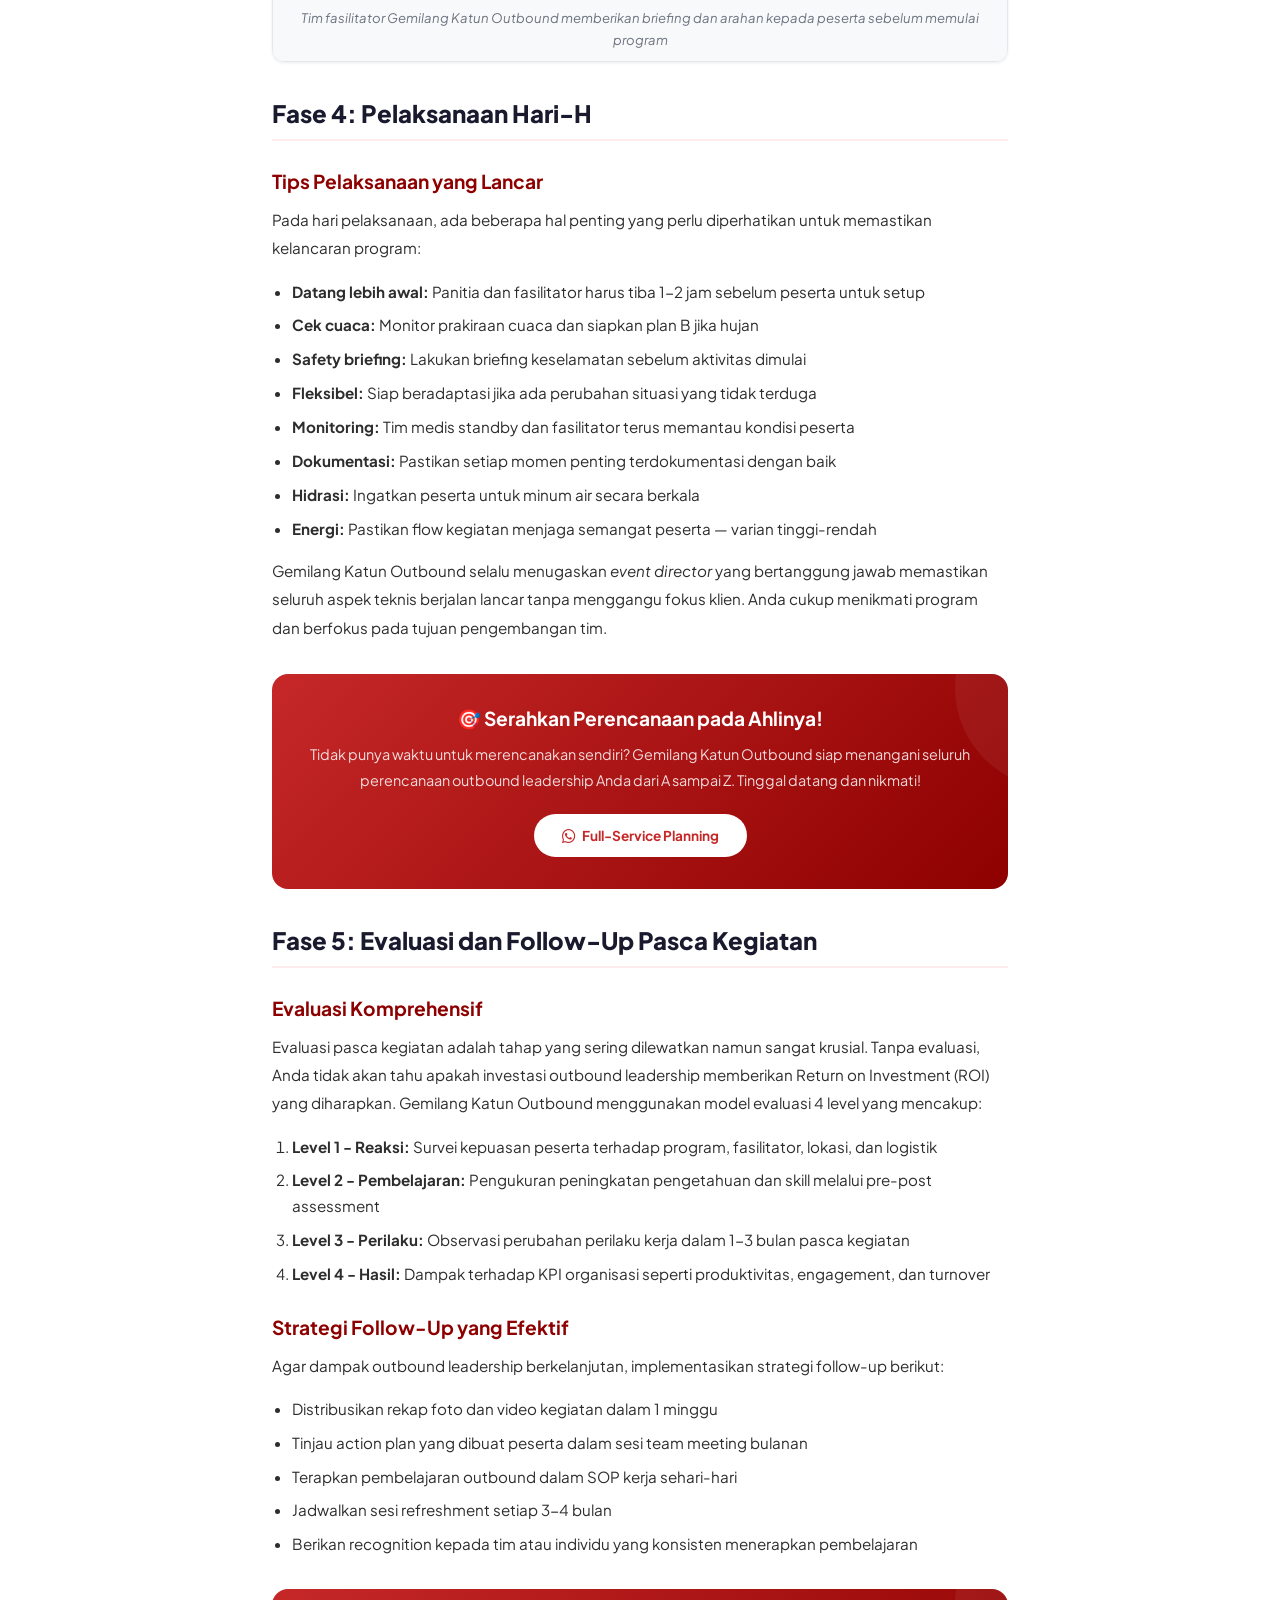
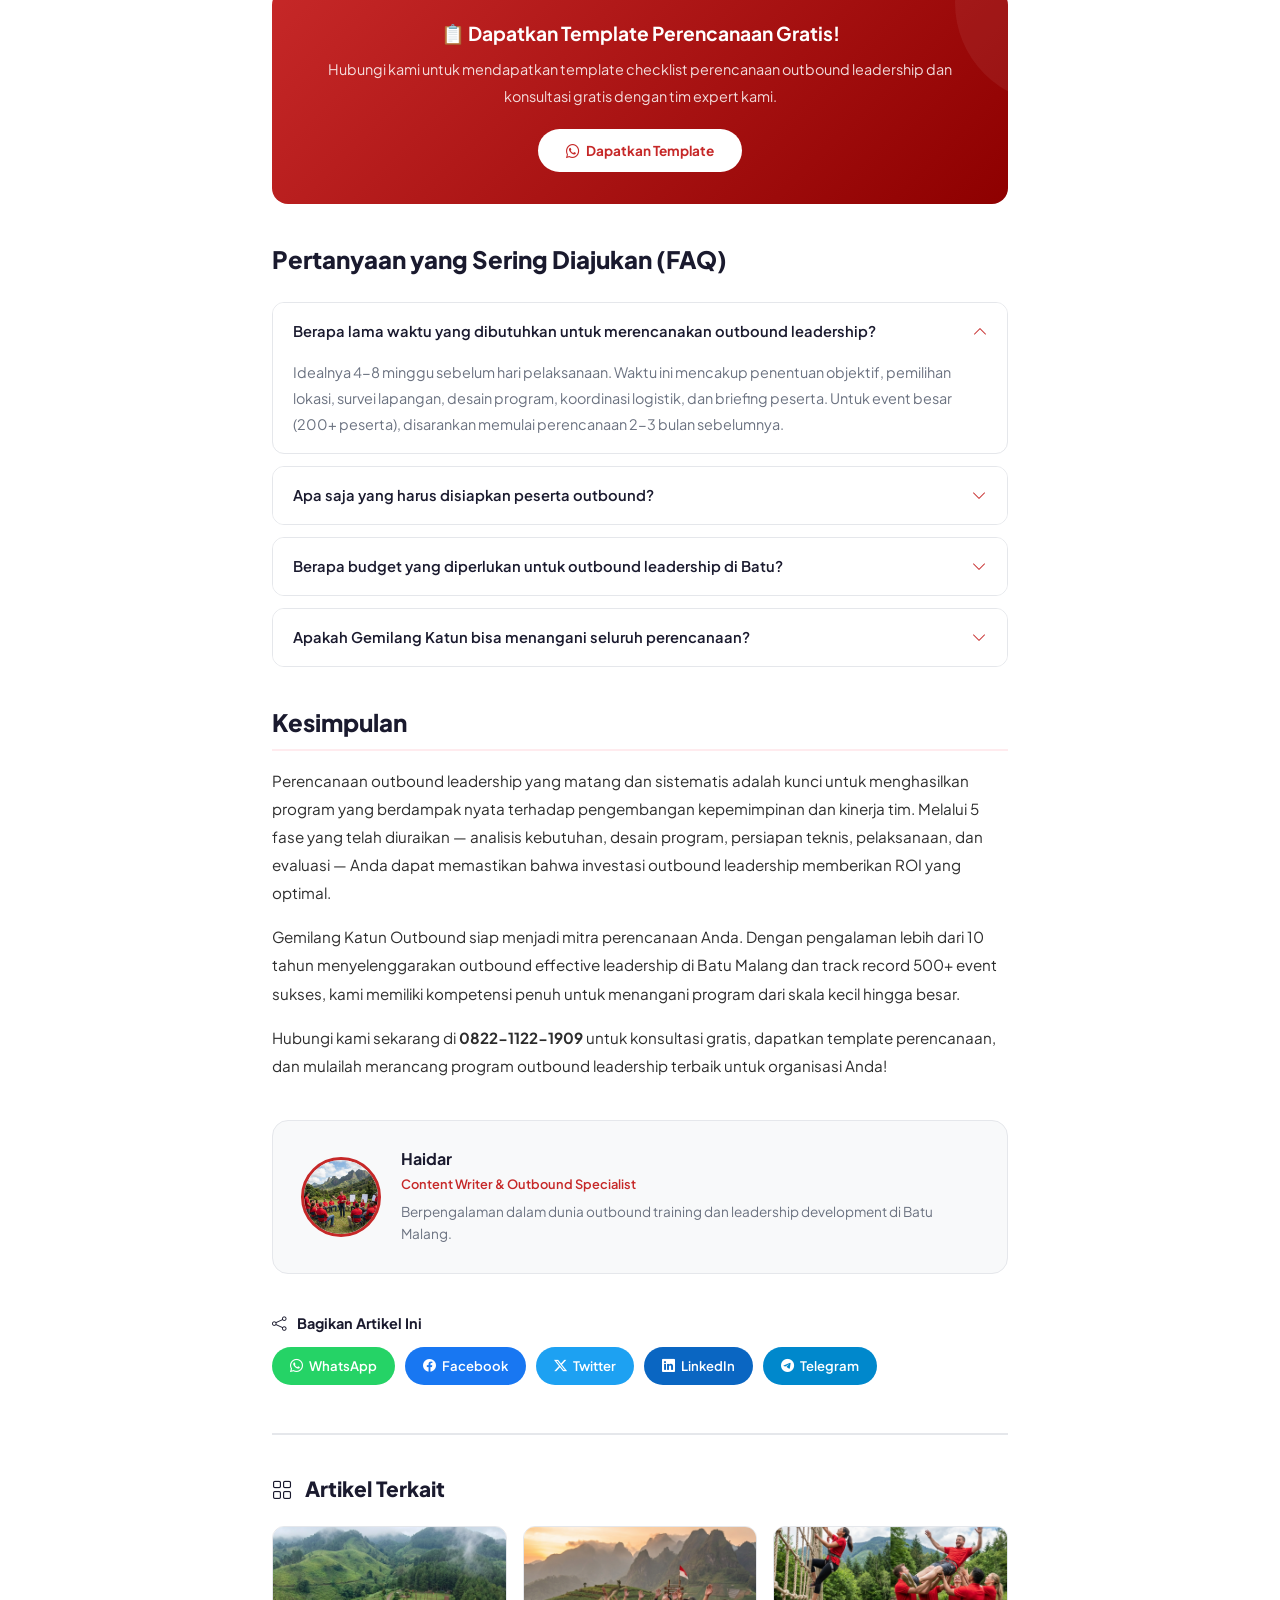
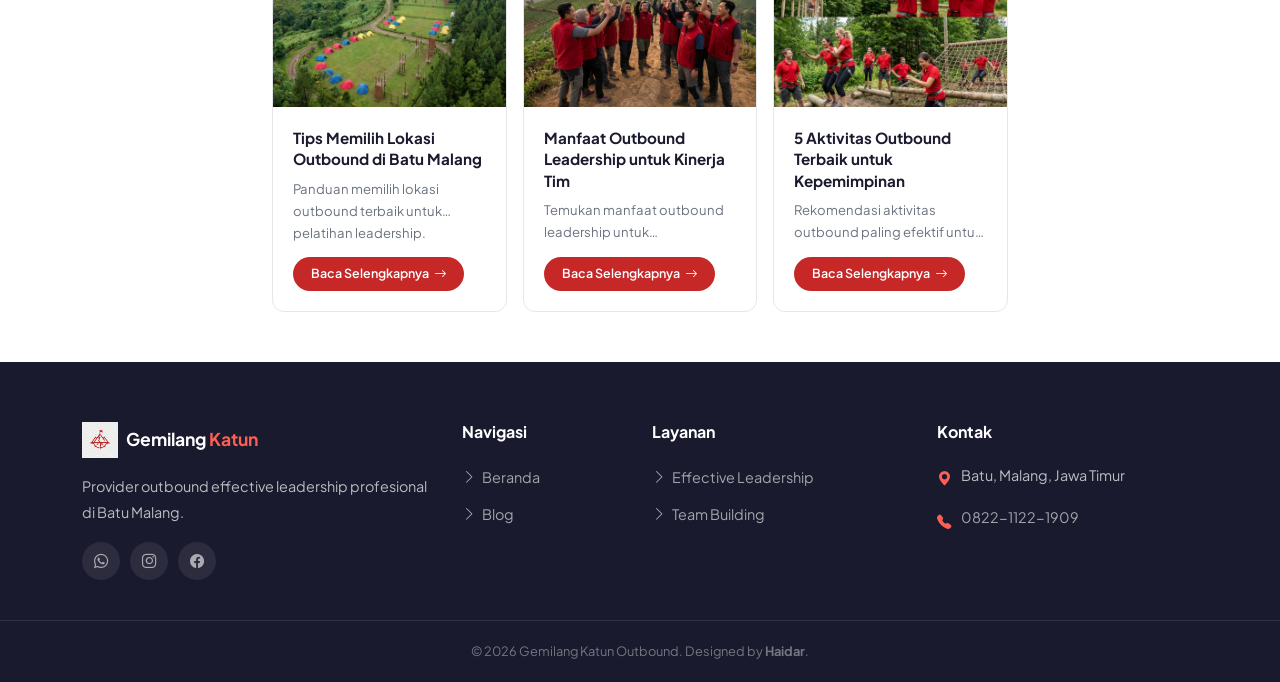
<file: panduan-perencanaan-outbound-leadership-batu.html>
<!DOCTYPE html>
<html lang="id">

<head>
    <meta charset="UTF-8">
    <meta name="viewport" content="width=device-width, initial-scale=1.0, maximum-scale=5.0">
    <meta http-equiv="X-UA-Compatible" content="IE=edge">
    <title>Panduan Lengkap Perencanaan Outbound Leadership di Batu | Gemilang Katun</title>
    <meta name="description"
        content="Panduan lengkap langkah demi langkah merencanakan program outbound leadership yang sukses di Batu Malang. Dari persiapan, pelaksanaan, hingga evaluasi pasca kegiatan.">
    <meta name="keywords"
        content="panduan perencanaan outbound leadership, cara merencanakan outbound batu, persiapan outbound leadership, checklist outbound training, outbound effective leadership batu, planning outbound perusahaan">
    <meta name="author" content="Haidar">
    <meta name="robots" content="index, follow, max-image-preview:large, max-snippet:-1, max-video-preview:-1">
    <link rel="canonical"
        href="https://outboundleadership.vercel.app/panduan-perencanaan-outbound-leadership-batu.html">
    <meta property="og:type" content="article">
    <meta property="og:site_name" content="Gemilang Katun Outbound">
    <meta property="og:title" content="Panduan Lengkap Perencanaan Outbound Leadership di Batu">
    <meta property="og:description"
        content="Panduan langkah demi langkah merencanakan outbound leadership sukses di Batu Malang.">
    <meta property="og:url"
        content="https://outboundleadership.vercel.app/panduan-perencanaan-outbound-leadership-batu.html">
    <meta property="og:image" content="https://outboundleadership.vercel.app/assets/img/blog-5.png">
    <meta property="og:locale" content="id_ID">
    <meta property="article:published_time" content="2026-02-10T08:00:00+07:00">
    <meta property="article:modified_time" content="2026-02-22T10:00:00+07:00">
    <meta property="article:author" content="Haidar">
    <meta property="article:section" content="Panduan">
    <meta name="twitter:card" content="summary_large_image">
    <meta name="twitter:title" content="Panduan Perencanaan Outbound Leadership di Batu">
    <meta name="twitter:image" content="https://outboundleadership.vercel.app/assets/img/blog-5.png">
    <link rel="icon" type="image/png" href="assets/img/logo.png">
    <link rel="apple-touch-icon" href="assets/img/logo.png">
    <meta name="theme-color" content="#C62828">
    <link rel="preconnect" href="https://cdn.jsdelivr.net" crossorigin>
    <link rel="stylesheet" href="https://cdn.jsdelivr.net/npm/bootstrap@5.3.2/dist/css/bootstrap.min.css">
    <link rel="stylesheet" href="https://cdn.jsdelivr.net/npm/bootstrap-icons@1.11.3/font/bootstrap-icons.min.css">
    <link rel="stylesheet" href="assets/css/style.css">
    <script type="application/ld+json">
  {"@context":"https://schema.org","@type":"Article","headline":"Panduan Lengkap Perencanaan Outbound Leadership di Batu","description":"Panduan lengkap langkah demi langkah merencanakan program outbound leadership yang sukses di Batu Malang.","image":"https://outboundleadership.vercel.app/assets/img/blog-5.png","author":{"@type":"Person","name":"Haidar"},"publisher":{"@type":"Organization","name":"Gemilang Katun Outbound","logo":{"@type":"ImageObject","url":"https://outboundleadership.vercel.app/assets/img/logo.png"}},"datePublished":"2026-02-10T08:00:00+07:00","dateModified":"2026-02-22T10:00:00+07:00","mainEntityOfPage":{"@type":"WebPage","@id":"https://outboundleadership.vercel.app/panduan-perencanaan-outbound-leadership-batu.html"}}
  </script>
    <script type="application/ld+json">
  {"@context":"https://schema.org","@type":"FAQPage","mainEntity":[{"@type":"Question","name":"Berapa lama waktu yang dibutuhkan untuk merencanakan outbound leadership?","acceptedAnswer":{"@type":"Answer","text":"Idealnya 4-8 minggu sebelum hari pelaksanaan. Waktu ini mencakup penentuan objektif, pemilihan lokasi, survei, desain program, koordinasi logistik, dan briefing peserta."}},{"@type":"Question","name":"Apa saja yang harus disiapkan peserta outbound?","acceptedAnswer":{"@type":"Answer","text":"Peserta perlu menyiapkan pakaian olahraga yang nyaman, sepatu outdoor, sunblock, topi, jaket (untuk cuaca dingin di Batu), obat pribadi, dan semangat untuk belajar dan bersenang-senang."}},{"@type":"Question","name":"Berapa budget yang diperlukan untuk outbound leadership di Batu?","acceptedAnswer":{"@type":"Answer","text":"Budget bervariasi tergantung jumlah peserta, durasi, dan fasilitas. Range umum dari Rp 150.000 - Rp 500.000 per peserta per hari. Hubungi Gemilang Katun Outbound di 0822-1122-1909 untuk penawaran yang disesuaikan."}}]}
  </script>
</head>

<body>

    <nav class="navbar navbar-expand-lg fixed-top" id="mainNavbar">
        <div class="container">
            <a class="navbar-brand" href="index.html"><img src="assets/img/logo.png" alt="Logo Gemilang Katun Outbound"
                    width="40" height="40"> Gemilang <span>Katun</span></a>
            <button class="navbar-toggler" type="button" data-bs-toggle="collapse" data-bs-target="#navbarNav"
                aria-controls="navbarNav" aria-expanded="false" aria-label="Toggle navigation"><i
                    class="bi bi-list"></i></button>
            <div class="collapse navbar-collapse" id="navbarNav">
                <ul class="navbar-nav ms-auto me-3">
                    <li class="nav-item"><a class="nav-link" href="index.html">Beranda</a></li>
                    <li class="nav-item"><a class="nav-link" href="index.html#layanan">Layanan</a></li>
                    <li class="nav-item"><a class="nav-link" href="index.html#tentang">Tentang</a></li>
                    <li class="nav-item"><a class="nav-link active" href="blog.html">Blog</a></li>
                    <li class="nav-item"><a class="nav-link" href="index.html#kontak">Kontak</a></li>
                </ul>
                <a href="https://wa.me/6282211221909?text=Halo%20Gemilang%20Katun%20Outbound" class="btn-wa-nav"
                    target="_blank" rel="noopener"><i class="bi bi-whatsapp"></i> Hubungi Kami</a>
            </div>
        </div>
    </nav>

    <section class="article-hero">
        <div class="container">
            <nav aria-label="breadcrumb">
                <ol class="breadcrumb">
                    <li class="breadcrumb-item"><a href="index.html">Beranda</a></li>
                    <li class="breadcrumb-item"><a href="blog.html">Blog</a></li>
                    <li class="breadcrumb-item active" aria-current="page">Panduan Perencanaan</li>
                </ol>
            </nav>
            <div class="article-meta-top">
                <span class="badge-cat">Panduan</span>
                <span class="meta-item"><i class="bi bi-calendar3"></i> 10 Februari 2026</span>
                <span class="meta-item"><i class="bi bi-person"></i> Haidar</span>
                <span class="meta-item"><i class="bi bi-clock"></i> 10 min read</span>
            </div>
            <h1 class="article-title">Panduan Lengkap Perencanaan Outbound Leadership di Batu</h1>
        </div>
    </section>

    <section class="article-content-wrapper">
        <div class="container">
            <div class="row justify-content-center">
                <div class="col-lg-8">

                    <figure class="article-main-img">
                        <img src="assets/img/blog-5.png"
                            alt="Tim perencana outbound sedang mendiskusikan strategi perencanaan program leadership di lodge dengan pemandangan gunung Batu Malang"
                            width="800" height="450" loading="eager">
                        <figcaption>Tim Gemilang Katun Outbound mendiskusikan perencanaan program outbound leadership di
                            lodge dengan pemandangan gunung Batu Malang</figcaption>
                    </figure>

                    <div class="toc-box" id="tocBox">
                        <div class="toc-header" id="tocToggle"><span><i class="bi bi-list-ul me-2"></i> Daftar
                                Isi</span><i class="bi bi-chevron-down"></i></div>
                        <div class="toc-body" id="tocBody">
                            <ul id="tocList"></ul>
                        </div>
                    </div>

                    <div class="article-body" id="articleBody">

                        <p>Merencanakan program <strong>outbound effective leadership</strong> yang sukses membutuhkan
                            persiapan yang matang dan sistematis. Banyak perusahaan yang melakukan outbound secara
                            spontan tanpa perencanaan yang memadai, menghasilkan kegiatan yang terasa fun tetapi minim
                            dampak terhadap pengembangan leadership. Padahal, dengan perencanaan yang tepat, outbound
                            leadership bisa menjadi investasi pengembangan SDM yang sangat valuable.</p>

                        <p>Sebagai provider outbound leadership yang telah menangani lebih dari 500 event di Batu
                            Malang, Gemilang Katun Outbound telah mengembangkan framework perencanaan yang terbukti
                            menghasilkan program berkualitas tinggi. Dalam panduan ini, kami akan membagikan
                            langkah-langkah perencanaan dari A sampai Z.</p>

                        <h2 id="fase-1-persiapan">Fase 1: Persiapan dan Analisis Kebutuhan</h2>

                        <h3 id="tentukan-objektif">Tentukan Objektif yang Jelas dan Terukur</h3>

                        <p>Langkah pertama dan terpenting adalah menentukan mengapa perusahaan Anda membutuhkan program
                            outbound leadership. Objektif yang jelas akan menjadi kompas dalam merancang seluruh aspek
                            program. Beberapa contoh objektif yang baik meliputi:</p>

                        <ul>
                            <li>"Meningkatkan skor teamwork dari 3.2 menjadi 4.0 dalam survei engagement berikutnya"
                            </li>
                            <li>"Mengembangkan kemampuan decision-making di 20 calon supervisor"</li>
                            <li>"Membangun chemistry antar departemen yang baru saja di-merger"</li>
                            <li>"Meningkatkan komunikasi efektif antara manajemen dan staf lapangan"</li>
                        </ul>

                        <p>Hindari objektif yang terlalu umum seperti "meningkatkan kebersamaan" atau "refreshing
                            karyawan". Objektif yang spesifik dan terukur memungkinkan desain program yang tepat sasaran
                            dan evaluasi dampak yang akurat pasca kegiatan.</p>

                        <blockquote>
                            <p>"Tanpa tujuan yang jelas, setiap arah terasa benar. Dalam perencanaan outbound
                                leadership, kejelasan objektif adalah separuh keberhasilan." — Tim Fasilitator Gemilang
                                Katun</p>
                        </blockquote>

                        <h3 id="identifikasi-peserta">Identifikasi Profil Peserta</h3>

                        <p>Memahami profil peserta sangat penting untuk menyesuaikan tingkat kesulitan, jenis aktivitas,
                            dan pendekatan fasilitasi. Faktor-faktor yang perlu diidentifikasi meliputi:</p>

                        <ul>
                            <li><strong>Demografi:</strong> Usia rata-rata, gender ratio, dan kondisi fisik umum</li>
                            <li><strong>Level jabatan:</strong> Staff, supervisor, manager, atau campuran</li>
                            <li><strong>Pengalaman outbound sebelumnya:</strong> Pemula atau sudah berpengalaman</li>
                            <li><strong>Dinamika tim:</strong> Tim baru, tim yang menghadapi konflik, atau tim yang
                                stabil</li>
                            <li><strong>Kondisi khusus:</strong> Peserta hamil, disabilitas, atau kondisi kesehatan
                                tertentu</li>
                        </ul>

                        <p>Informasi ini akan digunakan oleh Gemilang Katun Outbound untuk merancang program yang
                            inklusif, aman, dan meaningful bagi seluruh peserta tanpa terkecuali.</p>

                        <div class="baca-juga-box">
                            <h5><i class="bi bi-bookmark-star me-2"></i> Baca Juga</h5>
                            <ul>
                                <li><a href="tips-lokasi-outbound-batu-malang.html"><i
                                            class="bi bi-arrow-right-short"></i> Tips Memilih Lokasi Outbound di Batu
                                        Malang untuk Pelatihan Leadership</a></li>
                                <li><a href="outbound-efektif-pengembangan-leadership.html"><i
                                            class="bi bi-arrow-right-short"></i> Mengapa Outbound Efektif untuk
                                        Pengembangan Leadership Karyawan</a></li>
                            </ul>
                        </div>

                        <h3 id="tentukan-budget">Tentukan Budget dan Timeline</h3>

                        <p>Budget yang realistis adalah fondasi perencanaan yang baik. Komponen-komponen biaya yang
                            perlu diperhitungkan meliputi:</p>

                        <ul>
                            <li><strong>Biaya provider outbound:</strong> Termasuk honorarium fasilitator, peralatan,
                                dan desain program</li>
                            <li><strong>Sewa venue/lokasi:</strong> Area outbound, meeting room, dan fasilitas pendukung
                            </li>
                            <li><strong>Transportasi:</strong> Bus atau kendaraan dari kantor ke lokasi di Batu</li>
                            <li><strong>Akomodasi:</strong> Jika program berlangsung lebih dari satu hari</li>
                            <li><strong>Konsumsi:</strong> Makan, snack, dan air minum selama kegiatan</li>
                            <li><strong>Merchandise:</strong> Kaos tim, goodie bag, trophy, dan sertifikat</li>
                            <li><strong>Dokumentasi:</strong> Fotografer, videografer, dan drone</li>
                            <li><strong>Biaya tidak terduga:</strong> Alokasikan 10-15% dari total budget</li>
                        </ul>

                        <p>Untuk timeline, idealnya mulailah perencanaan minimal 4-8 minggu sebelum hari pelaksanaan.
                            Timeline yang cukup memungkinkan survei lokasi, desain program yang matang, dan koordinasi
                            logistik yang lancar. Gemilang Katun Outbound menawarkan paket-paket yang dapat disesuaikan
                            dengan berbagai range budget.</p>

                        <figure class="article-img-box">
                            <img src="assets/img/blog-2.png"
                                alt="Lokasi outbound di Batu Malang dengan fasilitas camping ground dan obstacle course yang siap digunakan"
                                width="800" height="400" loading="lazy">
                            <figcaption>Salah satu lokasi outbound di Batu Malang yang dilengkapi fasilitas camping
                                ground dan obstacle course</figcaption>
                        </figure>

                        <h2 id="fase-2-desain-program">Fase 2: Desain Program dan Pemilihan Lokasi</h2>

                        <h3 id="desain-kurikulum">Desain Kurikulum dan Alur Program</h3>

                        <p>Setelah objektif dan profil peserta teridentifikasi, tahap selanjutnya adalah merancang
                            kurikulum dan alur program. Program outbound leadership yang efektif umumnya mengikuti
                            struktur berikut:</p>

                        <ol>
                            <li><strong>Opening Ceremony (30-60 menit):</strong> Sambutan, penyampaian objektif, dan
                                pembagian tim</li>
                            <li><strong>Ice Breaking & Warming Up (30-45 menit):</strong> Aktivitas ringan untuk
                                mencairkan suasana dan membakar semangat</li>
                            <li><strong>Main Activities (3-6 jam):</strong> Aktivitas utama yang disesuaikan dengan
                                objektif program (bisa dibagi dalam beberapa station)</li>
                            <li><strong>Reflection & Debriefing (60-90 menit):</strong> Sesi refleksi dipandu
                                fasilitator untuk mengekstrak pembelajaran</li>
                            <li><strong>Action Planning (30-45 menit):</strong> Peserta menyusun rencana aksi untuk
                                menerapkan pembelajaran di tempat kerja</li>
                            <li><strong>Closing Ceremony (30 menit):</strong> Apresiasi, pembagian penghargaan, dan foto
                                bersama</li>
                        </ol>

                        <p>Gemilang Katun Outbound memiliki library lebih dari 100 aktivitas yang telah dikategorikan
                            berdasarkan kompetensi leadership yang dilatih. Tim desain program kami akan memilih dan
                            mengkombinasikan aktivitas yang paling relevan dengan objektif Anda.</p>

                        <h3 id="pemilihan-lokasi">Pemilihan dan Survei Lokasi</h3>

                        <p>Pemilihan lokasi harus selaras dengan desain program. Program yang banyak menggunakan high
                            elements membutuhkan lokasi dengan instalasi yang memadai. Program overnight membutuhkan
                            lokasi dengan akomodasi yang nyaman. Program yang menekankan alam dan survival membutuhkan
                            lokasi yang lebih <em>raw</em> dan terpencil.</p>

                        <p>Lakukan survei langsung ke lokasi yang direncanakan. Selama survei, perhatikan aspek
                            aksesibilitas, kondisi area aktivitas, fasilitas pendukung, kebersihan, keamanan, dan
                            titik-titik evakuasi darurat. Gemilang Katun Outbound menyediakan layanan survei lokasi
                            gratis dan dapat merekomendasikan lokasi terbaik berdasarkan kebutuhan program Anda.</p>

                        <h2 id="fase-3-persiapan-teknis">Fase 3: Persiapan Teknis dan Logistik</h2>

                        <h3 id="checklist-logistik">Checklist Logistik yang Wajib Disiapkan</h3>

                        <p>Persiapan logistik yang matang meminimalisir risiko gangguan teknis selama pelaksanaan.
                            Berikut checklist logistik yang wajib disiapkan:</p>

                        <ul>
                            <li>Konfirmasi booking lokasi dan pembayaran DP</li>
                            <li>Reservasi transportasi (bus/kendaraan) dengan jadwal pickup yang jelas</li>
                            <li>Konfirmasi menu catering dan catatan alergi/pantangan peserta</li>
                            <li>Persiapan peralatan outbound dan alat keselamatan (helm, harness, tali)</li>
                            <li>Sound system portable, mikrofon, dan speaker</li>
                            <li>P3K lengkap dan kontak rumah sakit terdekat</li>
                            <li>Tenda darurat atau shelter cadangan untuk antisipasi hujan</li>
                            <li>Name tag, scoring board, dan properti games</li>
                            <li>Merchandise: kaos tim, sertifikat, dan trophy</li>
                            <li>Peralatan dokumentasi: kamera, drone, tripod</li>
                        </ul>

                        <h3 id="briefing-peserta">Briefing dan Komunikasi kepada Peserta</h3>

                        <p>Minimal 1 minggu sebelum hari-H, kirimkan informasi berikut kepada seluruh peserta melalui
                            email atau grup WhatsApp:</p>

                        <ul>
                            <li><strong>Jadwal dan lokasi:</strong> Titik kumpul, waktu berangkat, estimasi waktu pulang
                            </li>
                            <li><strong>Dresscode:</strong> Pakaian olahraga yang nyaman, sepatu outdoor (bukan sendal)
                            </li>
                            <li><strong>Apa yang harus dibawa:</strong> Pakaian ganti, sunblock, topi, jaket, obat
                                pribadi</li>
                            <li><strong>Apa yang tidak boleh dibawa:</strong> Barang berharga berlebihan</li>
                            <li><strong>Kondisi kesehatan:</strong> Form kesehatan untuk mengidentifikasi peserta dengan
                                kondisi khusus</li>
                            <li><strong>Ekspektasi:</strong> Semangatkan peserta dan jelaskan secara umum manfaat
                                program</li>
                        </ul>

                        <figure class="article-img-box">
                            <img src="assets/img/blog-4.png"
                                alt="Fasilitator outbound memberikan briefing kepada peserta sebelum memulai program leadership training"
                                width="800" height="400" loading="lazy">
                            <figcaption>Tim fasilitator Gemilang Katun Outbound memberikan briefing dan arahan kepada
                                peserta sebelum memulai program</figcaption>
                        </figure>

                        <h2 id="fase-4-pelaksanaan">Fase 4: Pelaksanaan Hari-H</h2>

                        <h3 id="tips-hari-h">Tips Pelaksanaan yang Lancar</h3>

                        <p>Pada hari pelaksanaan, ada beberapa hal penting yang perlu diperhatikan untuk memastikan
                            kelancaran program:</p>

                        <ul>
                            <li><strong>Datang lebih awal:</strong> Panitia dan fasilitator harus tiba 1-2 jam sebelum
                                peserta untuk setup</li>
                            <li><strong>Cek cuaca:</strong> Monitor prakiraan cuaca dan siapkan plan B jika hujan</li>
                            <li><strong>Safety briefing:</strong> Lakukan briefing keselamatan sebelum aktivitas dimulai
                            </li>
                            <li><strong>Fleksibel:</strong> Siap beradaptasi jika ada perubahan situasi yang tidak
                                terduga</li>
                            <li><strong>Monitoring:</strong> Tim medis standby dan fasilitator terus memantau kondisi
                                peserta</li>
                            <li><strong>Dokumentasi:</strong> Pastikan setiap momen penting terdokumentasi dengan baik
                            </li>
                            <li><strong>Hidrasi:</strong> Ingatkan peserta untuk minum air secara berkala</li>
                            <li><strong>Energi:</strong> Pastikan flow kegiatan menjaga semangat peserta — varian
                                tinggi-rendah</li>
                        </ul>

                        <p>Gemilang Katun Outbound selalu menugaskan <em>event director</em> yang bertanggung jawab
                            memastikan seluruh aspek teknis berjalan lancar tanpa menggangu fokus klien. Anda cukup
                            menikmati program dan berfokus pada tujuan pengembangan tim.</p>

                        <div class="promo-banner">
                            <h4>🎯 Serahkan Perencanaan pada Ahlinya!</h4>
                            <p>Tidak punya waktu untuk merencanakan sendiri? Gemilang Katun Outbound siap menangani
                                seluruh perencanaan outbound leadership Anda dari A sampai Z. Tinggal datang dan
                                nikmati!</p>
                            <a href="https://wa.me/6282211221909?text=Halo%2C%20saya%20ingin%20serahkan%20perencanaan%20outbound%20leadership%20pada%20Gemilang%20Katun"
                                class="btn-promo" target="_blank" rel="noopener"><i class="bi bi-whatsapp"></i>
                                Full-Service Planning</a>
                        </div>

                        <h2 id="fase-5-evaluasi">Fase 5: Evaluasi dan Follow-Up Pasca Kegiatan</h2>

                        <h3 id="evaluasi-program">Evaluasi Komprehensif</h3>

                        <p>Evaluasi pasca kegiatan adalah tahap yang sering dilewatkan namun sangat krusial. Tanpa
                            evaluasi, Anda tidak akan tahu apakah investasi outbound leadership memberikan Return on
                            Investment (ROI) yang diharapkan. Gemilang Katun Outbound menggunakan model evaluasi 4 level
                            yang mencakup:</p>

                        <ol>
                            <li><strong>Level 1 - Reaksi:</strong> Survei kepuasan peserta terhadap program,
                                fasilitator, lokasi, dan logistik</li>
                            <li><strong>Level 2 - Pembelajaran:</strong> Pengukuran peningkatan pengetahuan dan skill
                                melalui pre-post assessment</li>
                            <li><strong>Level 3 - Perilaku:</strong> Observasi perubahan perilaku kerja dalam 1-3 bulan
                                pasca kegiatan</li>
                            <li><strong>Level 4 - Hasil:</strong> Dampak terhadap KPI organisasi seperti produktivitas,
                                engagement, dan turnover</li>
                        </ol>

                        <h3 id="follow-up-strategy">Strategi Follow-Up yang Efektif</h3>

                        <p>Agar dampak outbound leadership berkelanjutan, implementasikan strategi follow-up berikut:
                        </p>

                        <ul>
                            <li>Distribusikan rekap foto dan video kegiatan dalam 1 minggu</li>
                            <li>Tinjau action plan yang dibuat peserta dalam sesi team meeting bulanan</li>
                            <li>Terapkan pembelajaran outbound dalam SOP kerja sehari-hari</li>
                            <li>Jadwalkan sesi refreshment setiap 3-4 bulan</li>
                            <li>Berikan recognition kepada tim atau individu yang konsisten menerapkan pembelajaran</li>
                        </ul>

                        <div class="promo-banner">
                            <h4>📋 Dapatkan Template Perencanaan Gratis!</h4>
                            <p>Hubungi kami untuk mendapatkan template checklist perencanaan outbound leadership dan
                                konsultasi gratis dengan tim expert kami.</p>
                            <a href="https://wa.me/6282211221909?text=Halo%2C%20saya%20ingin%20template%20perencanaan%20outbound%20leadership%20dan%20konsultasi%20gratis"
                                class="btn-promo" target="_blank" rel="noopener"><i class="bi bi-whatsapp"></i> Dapatkan
                                Template</a>
                        </div>

                        <div class="faq-section">
                            <h2 id="faq">Pertanyaan yang Sering Diajukan (FAQ)</h2>
                            <div class="faq-item">
                                <button class="faq-question" data-bs-toggle="collapse" data-bs-target="#faq1"
                                    aria-expanded="true"><span>Berapa lama waktu yang dibutuhkan untuk merencanakan
                                        outbound leadership?</span><i class="bi bi-chevron-down"></i></button>
                                <div id="faq1" class="collapse show">
                                    <div class="faq-answer">Idealnya 4-8 minggu sebelum hari pelaksanaan. Waktu ini
                                        mencakup penentuan objektif, pemilihan lokasi, survei lapangan, desain program,
                                        koordinasi logistik, dan briefing peserta. Untuk event besar (200+ peserta),
                                        disarankan memulai perencanaan 2-3 bulan sebelumnya.</div>
                                </div>
                            </div>
                            <div class="faq-item">
                                <button class="faq-question collapsed" data-bs-toggle="collapse" data-bs-target="#faq2"
                                    aria-expanded="false"><span>Apa saja yang harus disiapkan peserta outbound?</span><i
                                        class="bi bi-chevron-down"></i></button>
                                <div id="faq2" class="collapse">
                                    <div class="faq-answer">Peserta perlu menyiapkan pakaian olahraga yang nyaman,
                                        sepatu outdoor yang kuat (bukan sendal), sunblock, topi, jaket (cuaca di Batu
                                        bisa dingin terutama pagi dan malam), obat pribadi, pakaian ganti, dan yang
                                        paling penting semangat untuk belajar dan bersenang-senang!</div>
                                </div>
                            </div>
                            <div class="faq-item">
                                <button class="faq-question collapsed" data-bs-toggle="collapse" data-bs-target="#faq3"
                                    aria-expanded="false"><span>Berapa budget yang diperlukan untuk outbound leadership
                                        di Batu?</span><i class="bi bi-chevron-down"></i></button>
                                <div id="faq3" class="collapse">
                                    <div class="faq-answer">Budget bervariasi tergantung jumlah peserta, durasi program,
                                        pilihan lokasi, dan fasilitas yang diinginkan. Range umum dari Rp 150.000 hingga
                                        Rp 500.000 per peserta per hari. Ini sudah termasuk fasilitator, peralatan,
                                        konsumsi, dan asuransi. Hubungi Gemilang Katun Outbound di 0822-1122-1909 untuk
                                        penawaran yang disesuaikan dengan budget Anda.</div>
                                </div>
                            </div>
                            <div class="faq-item">
                                <button class="faq-question collapsed" data-bs-toggle="collapse" data-bs-target="#faq4"
                                    aria-expanded="false"><span>Apakah Gemilang Katun bisa menangani seluruh
                                        perencanaan?</span><i class="bi bi-chevron-down"></i></button>
                                <div id="faq4" class="collapse">
                                    <div class="faq-answer">Tentu! Gemilang Katun Outbound menyediakan layanan
                                        full-service planning di mana kami menangani seluruh aspek perencanaan dan
                                        pelaksanaan. Dari desain program, survei lokasi, koordinasi logistik, hingga
                                        dokumentasi dan evaluasi — Anda tinggal datang dan menikmati program bersama tim
                                        Anda.</div>
                                </div>
                            </div>
                        </div>

                        <h2 id="kesimpulan">Kesimpulan</h2>

                        <p>Perencanaan outbound leadership yang matang dan sistematis adalah kunci untuk menghasilkan
                            program yang berdampak nyata terhadap pengembangan kepemimpinan dan kinerja tim. Melalui 5
                            fase yang telah diuraikan — analisis kebutuhan, desain program, persiapan teknis,
                            pelaksanaan, dan evaluasi — Anda dapat memastikan bahwa investasi outbound leadership
                            memberikan ROI yang optimal.</p>

                        <p>Gemilang Katun Outbound siap menjadi mitra perencanaan Anda. Dengan pengalaman lebih dari 10
                            tahun menyelenggarakan outbound effective leadership di Batu Malang dan track record 500+
                            event sukses, kami memiliki kompetensi penuh untuk menangani program dari skala kecil hingga
                            besar.</p>

                        <p>Hubungi kami sekarang di <strong>0822-1122-1909</strong> untuk konsultasi gratis, dapatkan
                            template perencanaan, dan mulailah merancang program outbound leadership terbaik untuk
                            organisasi Anda!</p>

                    </div>

                    <div class="author-box">
                        <img src="assets/img/blog-4.png" alt="Foto Profil Haidar" width="80" height="80" loading="lazy">
                        <div class="author-info">
                            <h5>Haidar</h5>
                            <div class="author-role">Content Writer & Outbound Specialist</div>
                            <p>Berpengalaman dalam dunia outbound training dan leadership development di Batu Malang.
                            </p>
                        </div>
                    </div>

                    <div class="share-box">
                        <h5><i class="bi bi-share me-2"></i> Bagikan Artikel Ini</h5>
                        <div class="share-btns">
                            <a href="#" class="share-btn wa" id="shareWA" target="_blank" rel="noopener"><i
                                    class="bi bi-whatsapp"></i> WhatsApp</a>
                            <a href="#" class="share-btn fb" id="shareFB" target="_blank" rel="noopener"><i
                                    class="bi bi-facebook"></i> Facebook</a>
                            <a href="#" class="share-btn tw" id="shareTW" target="_blank" rel="noopener"><i
                                    class="bi bi-twitter-x"></i> Twitter</a>
                            <a href="#" class="share-btn li" id="shareLI" target="_blank" rel="noopener"><i
                                    class="bi bi-linkedin"></i> LinkedIn</a>
                            <a href="#" class="share-btn tg" id="shareTG" target="_blank" rel="noopener"><i
                                    class="bi bi-telegram"></i> Telegram</a>
                        </div>
                    </div>

                    <div class="related-section">
                        <h3><i class="bi bi-grid me-2"></i> Artikel Terkait</h3>
                        <div class="row g-3">
                            <div class="col-md-4">
                                <div class="related-card"><img src="assets/img/blog-2.png" alt="Tips lokasi outbound"
                                        width="300" height="180" loading="lazy">
                                    <div class="related-card-body">
                                        <h5>Tips Memilih Lokasi Outbound di Batu Malang</h5>
                                        <p>Panduan memilih lokasi outbound terbaik untuk pelatihan leadership.</p><a
                                            href="tips-lokasi-outbound-batu-malang.html" class="btn-read-sm">Baca
                                            Selengkapnya <i class="bi bi-arrow-right"></i></a>
                                    </div>
                                </div>
                            </div>
                            <div class="col-md-4">
                                <div class="related-card"><img src="assets/img/blog-1.png"
                                        alt="Manfaat outbound leadership" width="300" height="180" loading="lazy">
                                    <div class="related-card-body">
                                        <h5>Manfaat Outbound Leadership untuk Kinerja Tim</h5>
                                        <p>Temukan manfaat outbound leadership untuk meningkatkan produktivitas.</p><a
                                            href="manfaat-outbound-leadership-kinerja-tim.html" class="btn-read-sm">Baca
                                            Selengkapnya <i class="bi bi-arrow-right"></i></a>
                                    </div>
                                </div>
                            </div>
                            <div class="col-md-4">
                                <div class="related-card"><img src="assets/img/blog-3.png"
                                        alt="Aktivitas outbound terbaik" width="300" height="180" loading="lazy">
                                    <div class="related-card-body">
                                        <h5>5 Aktivitas Outbound Terbaik untuk Kepemimpinan</h5>
                                        <p>Rekomendasi aktivitas outbound paling efektif untuk jiwa kepemimpinan.</p><a
                                            href="aktivitas-outbound-terbaik-kepemimpinan.html" class="btn-read-sm">Baca
                                            Selengkapnya <i class="bi bi-arrow-right"></i></a>
                                    </div>
                                </div>
                            </div>
                        </div>
                    </div>

                </div>
            </div>
        </div>
    </section>

    <footer class="footer">
        <div class="container">
            <div class="row g-4">
                <div class="col-lg-4 col-md-6">
                    <div class="d-flex align-items-center gap-2 mb-3"><img src="assets/img/logo.png" alt="Logo"
                            width="36" height="36" loading="lazy">
                        <h5 class="mb-0" style="font-size:1.1rem;">Gemilang <span
                                style="color:var(--primary-light)">Katun</span></h5>
                    </div>
                    <p>Provider outbound effective leadership profesional di Batu Malang.</p>
                    <div class="footer-social"><a href="https://wa.me/6282211221909" target="_blank" rel="noopener"
                            aria-label="WhatsApp"><i class="bi bi-whatsapp"></i></a><a href="#"
                            aria-label="Instagram"><i class="bi bi-instagram"></i></a><a href="#"
                            aria-label="Facebook"><i class="bi bi-facebook"></i></a></div>
                </div>
                <div class="col-lg-2 col-md-6">
                    <h5>Navigasi</h5>
                    <ul class="footer-links">
                        <li><a href="index.html"><i class="bi bi-chevron-right"></i> Beranda</a></li>
                        <li><a href="blog.html"><i class="bi bi-chevron-right"></i> Blog</a></li>
                    </ul>
                </div>
                <div class="col-lg-3 col-md-6">
                    <h5>Layanan</h5>
                    <ul class="footer-links">
                        <li><a href="#"><i class="bi bi-chevron-right"></i> Effective Leadership</a></li>
                        <li><a href="#"><i class="bi bi-chevron-right"></i> Team Building</a></li>
                    </ul>
                </div>
                <div class="col-lg-3 col-md-6">
                    <h5>Kontak</h5>
                    <ul class="footer-contact list-unstyled">
                        <li><i class="bi bi-geo-alt-fill"></i> <span>Batu, Malang, Jawa Timur</span></li>
                        <li><i class="bi bi-telephone-fill"></i> <a href="tel:+6282211221909"
                                style="color:rgba(255,255,255,.6);">0822-1122-1909</a></li>
                    </ul>
                </div>
            </div>
        </div>
        <div class="footer-bottom">
            <div class="container">&copy; 2026 Gemilang Katun Outbound. Designed by <strong>Haidar</strong>.</div>
        </div>
    </footer>

    <a href="https://wa.me/6282211221909" class="floating-wa" target="_blank" rel="noopener"
        aria-label="Chat WhatsApp"><i class="bi bi-whatsapp"></i></a>
    <button class="floating-up" id="floatingUp" aria-label="Scroll ke atas"
        onclick="window.scrollTo({top:0,behavior:'smooth'})"><i class="bi bi-chevron-up"></i></button>

    <script src="https://cdn.jsdelivr.net/npm/bootstrap@5.3.2/dist/js/bootstrap.bundle.min.js" defer></script>
    <script>
        const navbar = document.getElementById('mainNavbar'), floatingUp = document.getElementById('floatingUp');
        window.addEventListener('scroll', () => { navbar.classList.toggle('scrolled', window.scrollY > 60); floatingUp.classList.toggle('show', window.scrollY > 300); }, { passive: true });
        (function () { const body = document.getElementById('articleBody'), list = document.getElementById('tocList'); body.querySelectorAll('h2,h3').forEach((h, i) => { if (!h.id) h.id = 'heading-' + i; const li = document.createElement('li'); li.className = h.tagName === 'H3' ? 'toc-h3' : 'toc-h2'; const a = document.createElement('a'); a.href = '#' + h.id; a.textContent = h.textContent; a.addEventListener('click', e => { e.preventDefault(); window.scrollTo({ top: document.getElementById(h.id).offsetTop - 90, behavior: 'smooth' }); }); li.appendChild(a); list.appendChild(li); }); const toggle = document.getElementById('tocToggle'), tocBody = document.getElementById('tocBody'); let open = true; toggle.addEventListener('click', () => { open = !open; tocBody.style.display = open ? 'block' : 'none'; toggle.classList.toggle('collapsed', !open); }); })();
        (function () { const u = encodeURIComponent(window.location.href), t = encodeURIComponent(document.title); document.getElementById('shareWA').href = 'https://wa.me/?text=' + t + '%20' + u; document.getElementById('shareFB').href = 'https://www.facebook.com/sharer/sharer.php?u=' + u; document.getElementById('shareTW').href = 'https://twitter.com/intent/tweet?url=' + u + '&text=' + t; document.getElementById('shareLI').href = 'https://www.linkedin.com/sharing/share-offsite/?url=' + u; document.getElementById('shareTG').href = 'https://t.me/share/url?url=' + u + '&text=' + t; })();
    </script>
</body>

</html>
</file>
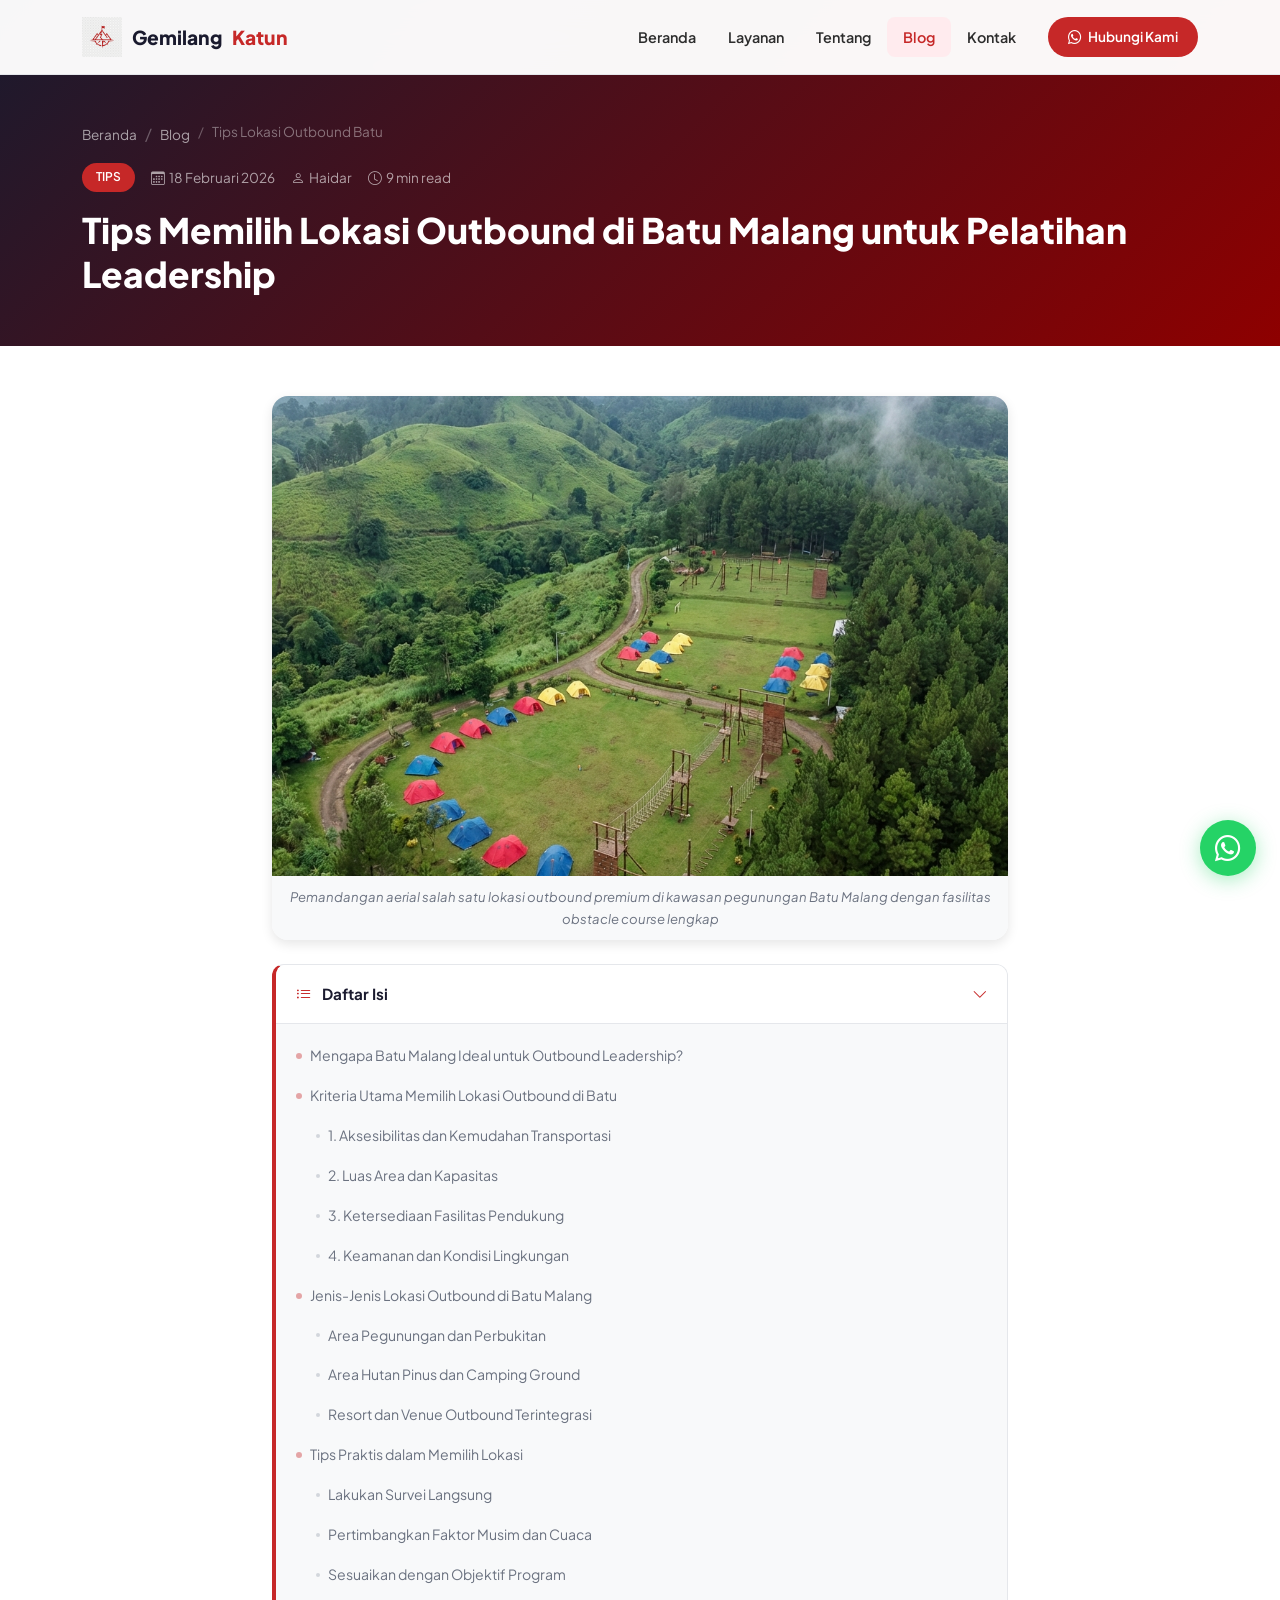
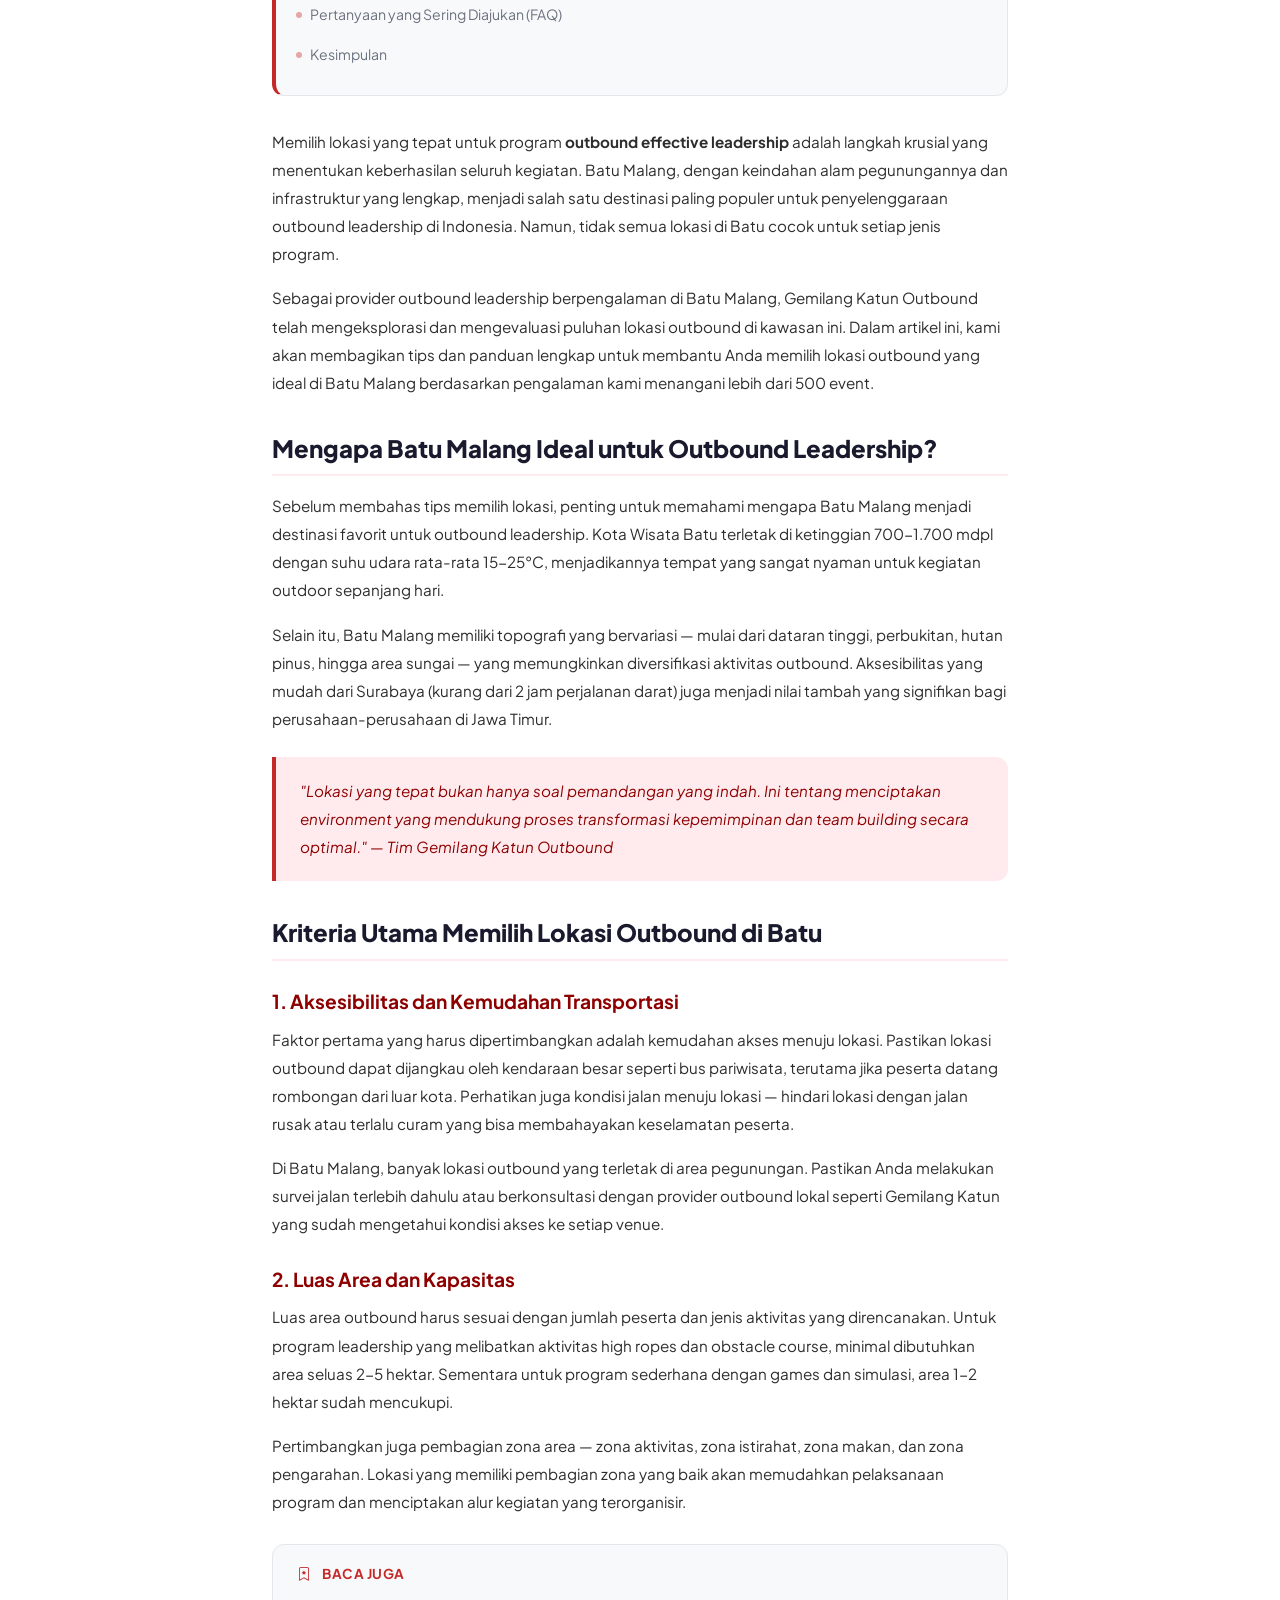
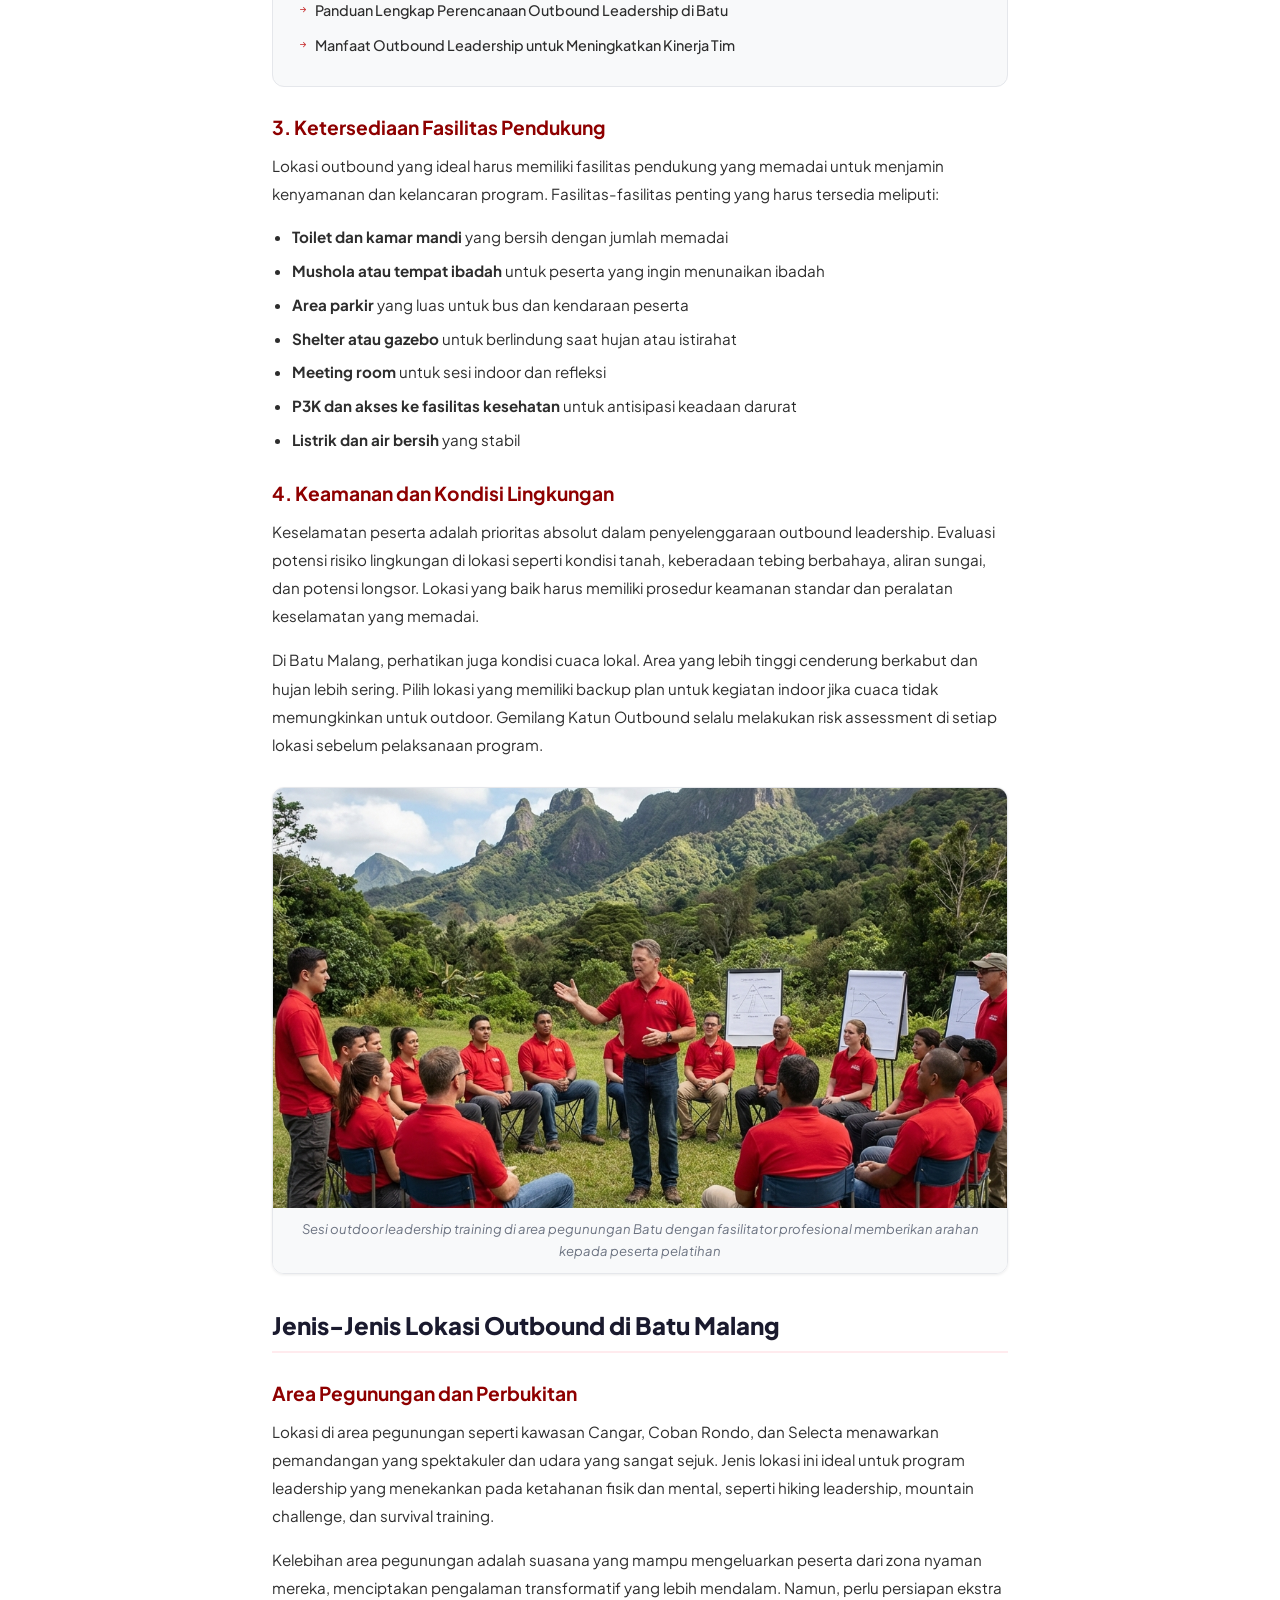
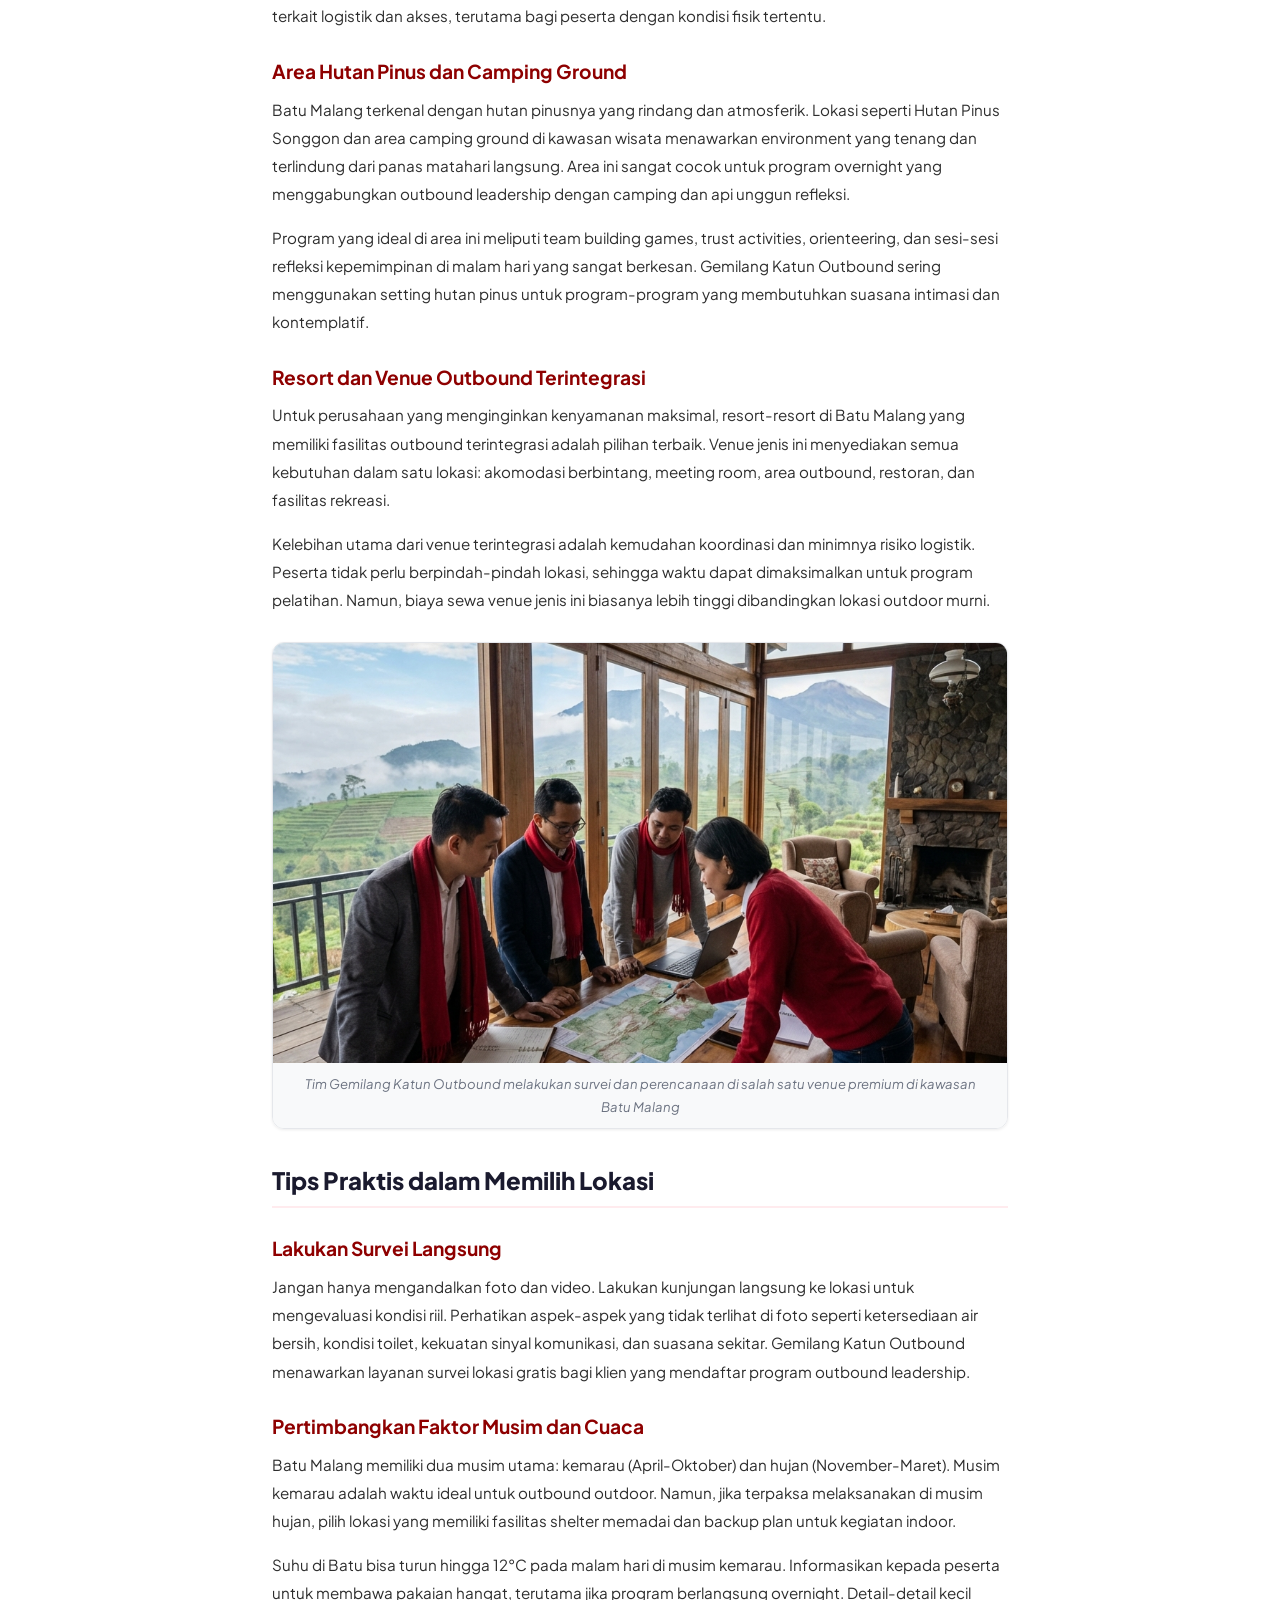
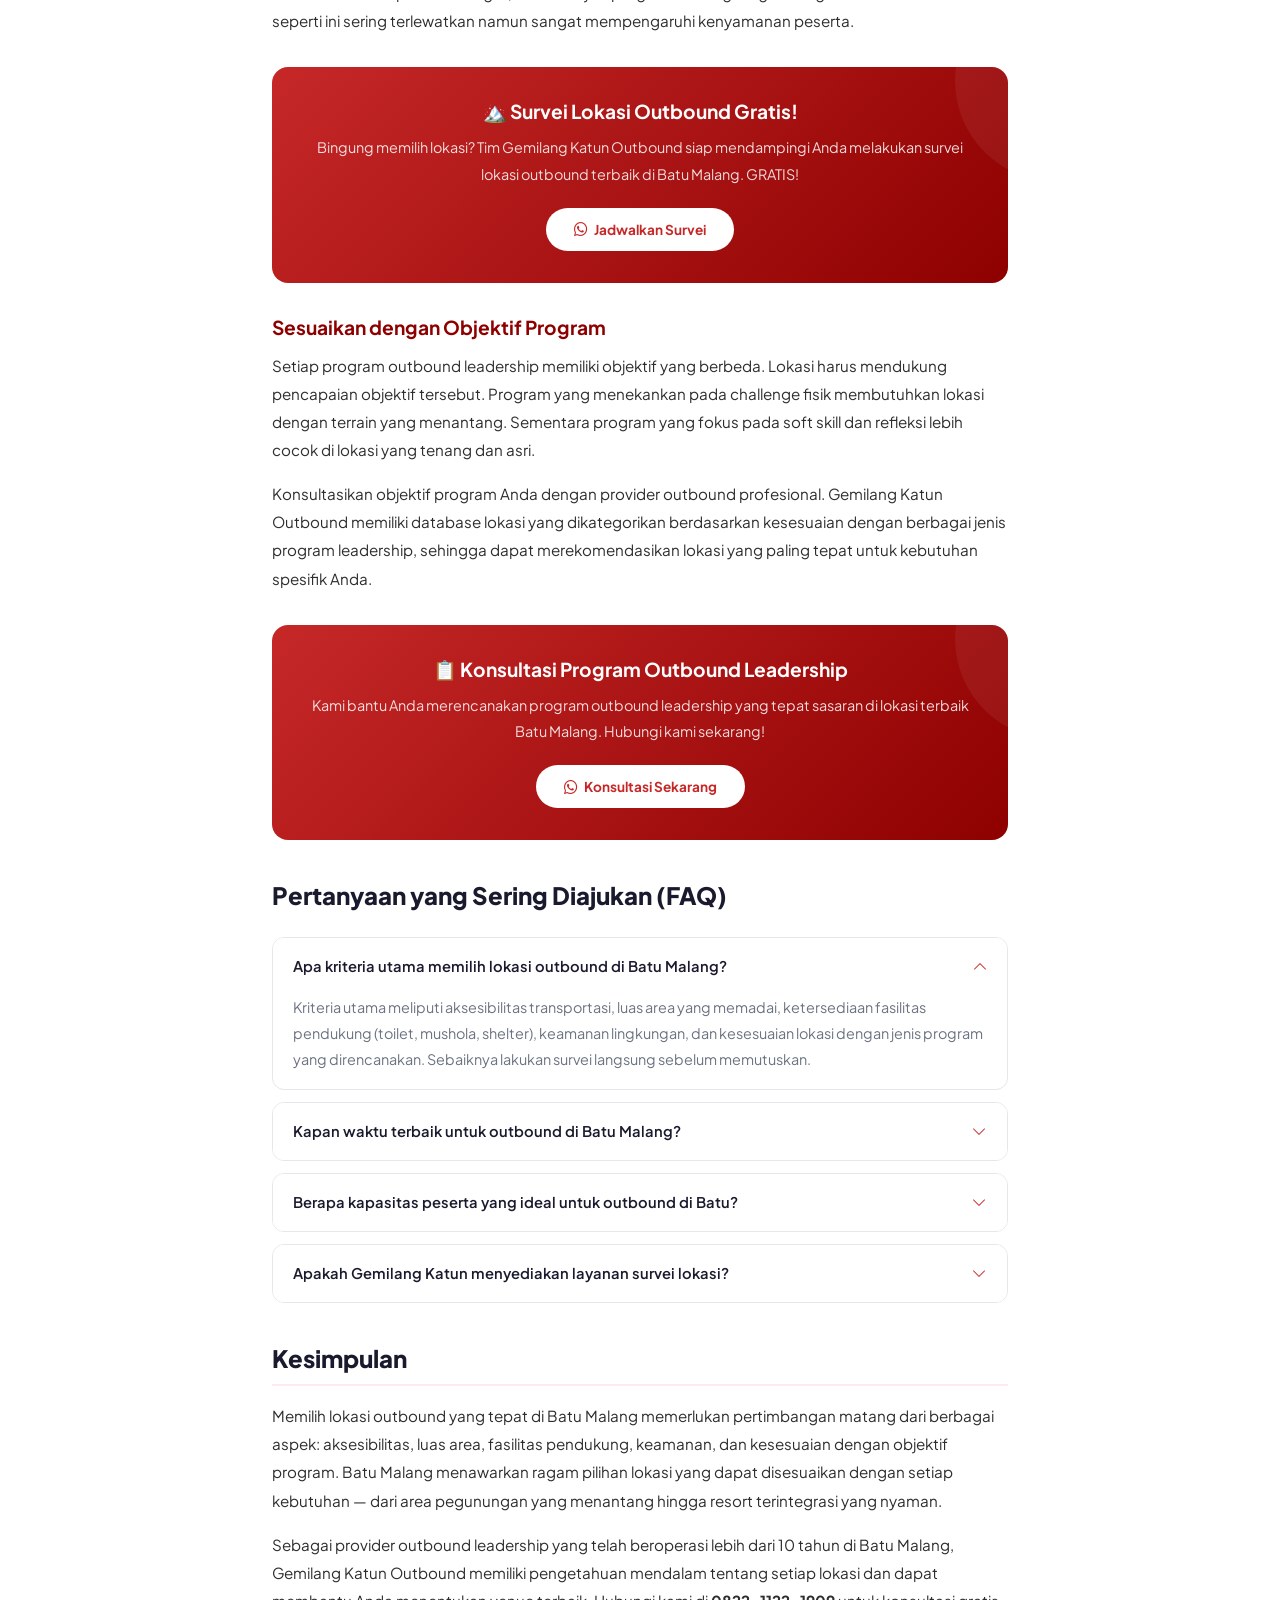
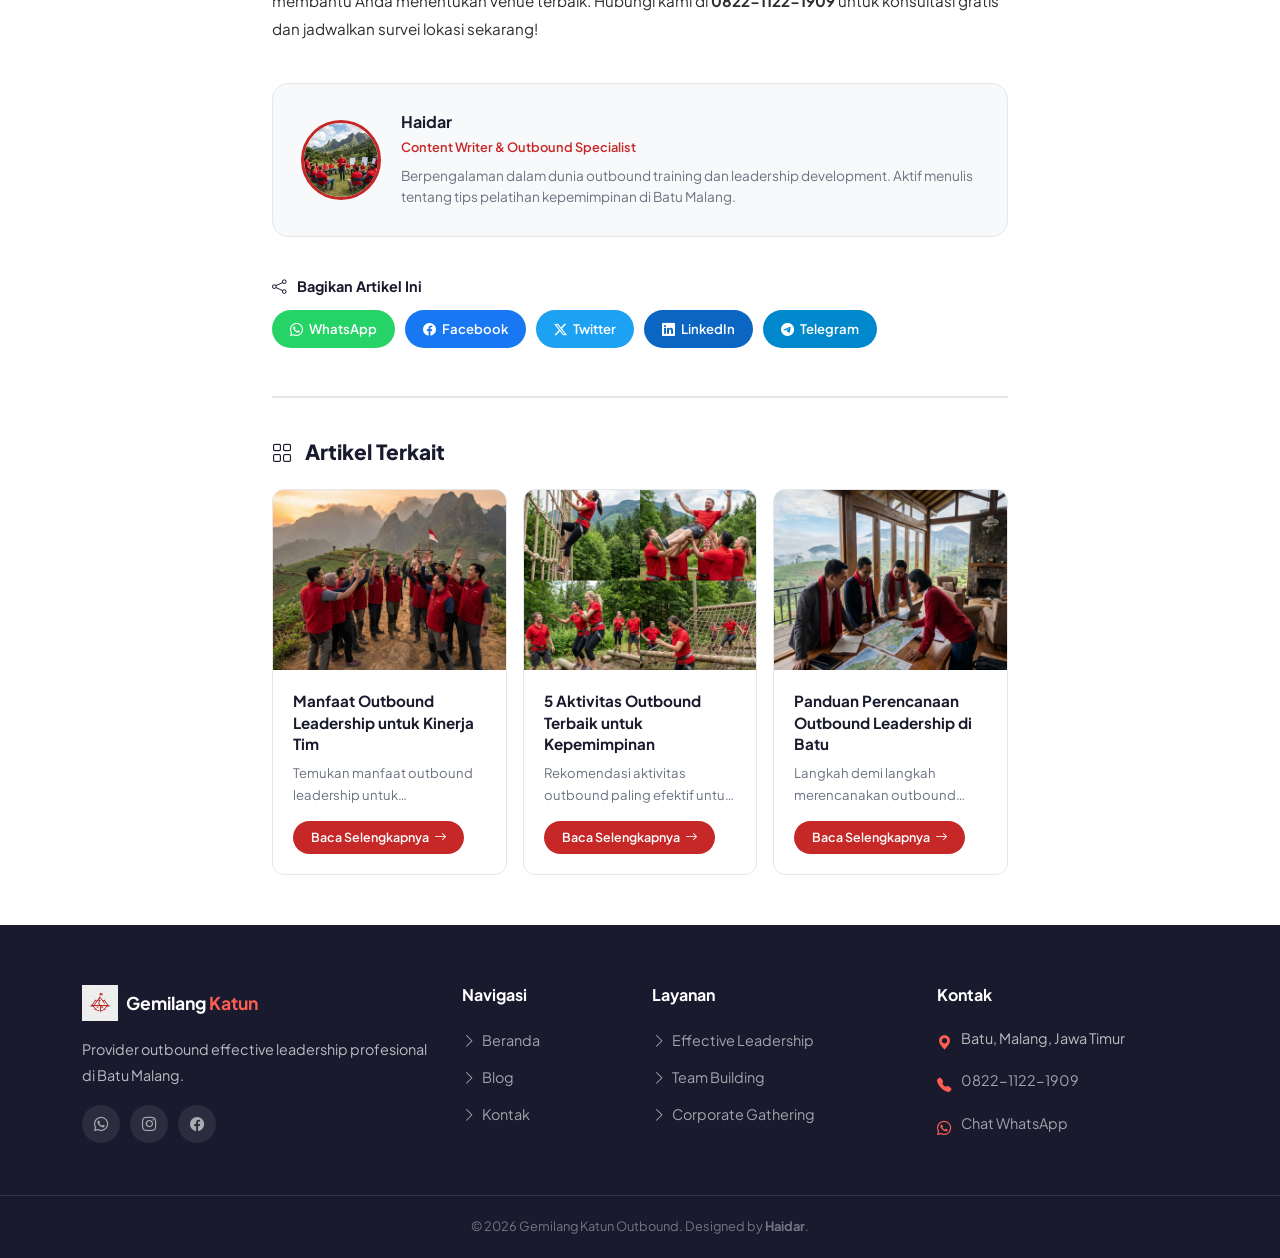
<file: tips-lokasi-outbound-batu-malang.html>
<!DOCTYPE html>
<html lang="id">

<head>
    <meta charset="UTF-8">
    <meta name="viewport" content="width=device-width, initial-scale=1.0, maximum-scale=5.0">
    <meta http-equiv="X-UA-Compatible" content="IE=edge">
    <title>Tips Memilih Lokasi Outbound di Batu Malang untuk Pelatihan Leadership | Gemilang Katun</title>
    <meta name="description"
        content="Panduan lengkap tips memilih lokasi outbound terbaik di Batu Malang untuk pelatihan leadership. Kriteria, rekomendasi venue, dan fasilitas yang harus diperhatikan.">
    <meta name="keywords"
        content="tips lokasi outbound batu malang, tempat outbound batu, venue pelatihan leadership batu, lokasi outbound terbaik malang, area outbound pegunungan batu">
    <meta name="author" content="Haidar">
    <meta name="robots" content="index, follow, max-image-preview:large, max-snippet:-1, max-video-preview:-1">
    <link rel="canonical" href="https://outboundleadership.vercel.app/tips-lokasi-outbound-batu-malang.html">
    <meta property="og:type" content="article">
    <meta property="og:site_name" content="Gemilang Katun Outbound">
    <meta property="og:title" content="Tips Memilih Lokasi Outbound di Batu Malang untuk Pelatihan Leadership">
    <meta property="og:description"
        content="Panduan lengkap memilih lokasi outbound terbaik di Batu Malang untuk pelatihan leadership.">
    <meta property="og:url" content="https://outboundleadership.vercel.app/tips-lokasi-outbound-batu-malang.html">
    <meta property="og:image" content="https://outboundleadership.vercel.app/assets/img/blog-2.png">
    <meta property="og:locale" content="id_ID">
    <meta property="article:published_time" content="2026-02-18T08:00:00+07:00">
    <meta property="article:modified_time" content="2026-02-22T10:00:00+07:00">
    <meta property="article:author" content="Haidar">
    <meta property="article:section" content="Tips">
    <meta name="twitter:card" content="summary_large_image">
    <meta name="twitter:title" content="Tips Memilih Lokasi Outbound di Batu Malang">
    <meta name="twitter:description"
        content="Panduan memilih lokasi outbound terbaik di Batu Malang untuk pelatihan leadership.">
    <meta name="twitter:image" content="https://outboundleadership.vercel.app/assets/img/blog-2.png">
    <link rel="icon" type="image/png" href="assets/img/logo.png">
    <link rel="apple-touch-icon" href="assets/img/logo.png">
    <meta name="theme-color" content="#C62828">
    <link rel="preconnect" href="https://cdn.jsdelivr.net" crossorigin>
    <link rel="stylesheet" href="https://cdn.jsdelivr.net/npm/bootstrap@5.3.2/dist/css/bootstrap.min.css">
    <link rel="stylesheet" href="https://cdn.jsdelivr.net/npm/bootstrap-icons@1.11.3/font/bootstrap-icons.min.css">
    <link rel="stylesheet" href="assets/css/style.css">
    <script type="application/ld+json">
  {"@context":"https://schema.org","@type":"Article","headline":"Tips Memilih Lokasi Outbound di Batu Malang untuk Pelatihan Leadership","description":"Panduan lengkap tips memilih lokasi outbound terbaik di Batu Malang untuk pelatihan leadership.","image":"https://outboundleadership.vercel.app/assets/img/blog-2.png","author":{"@type":"Person","name":"Haidar"},"publisher":{"@type":"Organization","name":"Gemilang Katun Outbound","logo":{"@type":"ImageObject","url":"https://outboundleadership.vercel.app/assets/img/logo.png"}},"datePublished":"2026-02-18T08:00:00+07:00","dateModified":"2026-02-22T10:00:00+07:00","mainEntityOfPage":{"@type":"WebPage","@id":"https://outboundleadership.vercel.app/tips-lokasi-outbound-batu-malang.html"}}
  </script>
    <script type="application/ld+json">
  {"@context":"https://schema.org","@type":"FAQPage","mainEntity":[{"@type":"Question","name":"Apa kriteria utama memilih lokasi outbound di Batu Malang?","acceptedAnswer":{"@type":"Answer","text":"Kriteria utama meliputi aksesibilitas, luas area, ketersediaan fasilitas pendukung, keamanan lingkungan, dan kesesuaian dengan jenis program yang direncanakan."}},{"@type":"Question","name":"Kapan waktu terbaik untuk outbound di Batu Malang?","acceptedAnswer":{"@type":"Answer","text":"Waktu terbaik untuk outbound di Batu Malang adalah bulan April-Oktober (musim kemarau). Namun, dengan persiapan yang tepat, outbound bisa dilaksanakan sepanjang tahun."}},{"@type":"Question","name":"Berapa kapasitas peserta yang ideal untuk outbound di Batu?","acceptedAnswer":{"@type":"Answer","text":"Kapasitas ideal tergantung lokasi. Umumnya venue di Batu bisa menampung 20-500 peserta. Untuk program leadership yang intensif, disarankan 30-100 peserta per sesi."}}]}
  </script>
</head>

<body>

    <!-- NAVBAR -->
    <nav class="navbar navbar-expand-lg fixed-top" id="mainNavbar">
        <div class="container">
            <a class="navbar-brand" href="index.html"><img src="assets/img/logo.png" alt="Logo Gemilang Katun Outbound"
                    width="40" height="40"> Gemilang <span>Katun</span></a>
            <button class="navbar-toggler" type="button" data-bs-toggle="collapse" data-bs-target="#navbarNav"
                aria-controls="navbarNav" aria-expanded="false" aria-label="Toggle navigation"><i
                    class="bi bi-list"></i></button>
            <div class="collapse navbar-collapse" id="navbarNav">
                <ul class="navbar-nav ms-auto me-3">
                    <li class="nav-item"><a class="nav-link" href="index.html">Beranda</a></li>
                    <li class="nav-item"><a class="nav-link" href="index.html#layanan">Layanan</a></li>
                    <li class="nav-item"><a class="nav-link" href="index.html#tentang">Tentang</a></li>
                    <li class="nav-item"><a class="nav-link active" href="blog.html">Blog</a></li>
                    <li class="nav-item"><a class="nav-link" href="index.html#kontak">Kontak</a></li>
                </ul>
                <a href="https://wa.me/6282211221909?text=Halo%20Gemilang%20Katun%20Outbound" class="btn-wa-nav"
                    target="_blank" rel="noopener"><i class="bi bi-whatsapp"></i> Hubungi Kami</a>
            </div>
        </div>
    </nav>

    <!-- ARTICLE HERO -->
    <section class="article-hero">
        <div class="container">
            <nav aria-label="breadcrumb">
                <ol class="breadcrumb">
                    <li class="breadcrumb-item"><a href="index.html">Beranda</a></li>
                    <li class="breadcrumb-item"><a href="blog.html">Blog</a></li>
                    <li class="breadcrumb-item active" aria-current="page">Tips Lokasi Outbound Batu</li>
                </ol>
            </nav>
            <div class="article-meta-top">
                <span class="badge-cat">Tips</span>
                <span class="meta-item"><i class="bi bi-calendar3"></i> 18 Februari 2026</span>
                <span class="meta-item"><i class="bi bi-person"></i> Haidar</span>
                <span class="meta-item"><i class="bi bi-clock"></i> 9 min read</span>
            </div>
            <h1 class="article-title">Tips Memilih Lokasi Outbound di Batu Malang untuk Pelatihan Leadership</h1>
        </div>
    </section>

    <!-- ARTICLE CONTENT -->
    <section class="article-content-wrapper">
        <div class="container">
            <div class="row justify-content-center">
                <div class="col-lg-8">

                    <figure class="article-main-img">
                        <img src="assets/img/blog-2.png"
                            alt="Pemandangan aerial lokasi outbound di Batu Malang dengan tenda-tenda dan obstacle course di pegunungan hijau"
                            width="800" height="450" loading="eager">
                        <figcaption>Pemandangan aerial salah satu lokasi outbound premium di kawasan pegunungan Batu
                            Malang dengan fasilitas obstacle course lengkap</figcaption>
                    </figure>

                    <div class="toc-box" id="tocBox">
                        <div class="toc-header" id="tocToggle"><span><i class="bi bi-list-ul me-2"></i> Daftar
                                Isi</span><i class="bi bi-chevron-down"></i></div>
                        <div class="toc-body" id="tocBody">
                            <ul id="tocList"></ul>
                        </div>
                    </div>

                    <div class="article-body" id="articleBody">

                        <p>Memilih lokasi yang tepat untuk program <strong>outbound effective leadership</strong> adalah
                            langkah krusial yang menentukan keberhasilan seluruh kegiatan. Batu Malang, dengan keindahan
                            alam pegunungannya dan infrastruktur yang lengkap, menjadi salah satu destinasi paling
                            populer untuk penyelenggaraan outbound leadership di Indonesia. Namun, tidak semua lokasi di
                            Batu cocok untuk setiap jenis program.</p>

                        <p>Sebagai provider outbound leadership berpengalaman di Batu Malang, Gemilang Katun Outbound
                            telah mengeksplorasi dan mengevaluasi puluhan lokasi outbound di kawasan ini. Dalam artikel
                            ini, kami akan membagikan tips dan panduan lengkap untuk membantu Anda memilih lokasi
                            outbound yang ideal di Batu Malang berdasarkan pengalaman kami menangani lebih dari 500
                            event.</p>

                        <h2 id="mengapa-batu-malang">Mengapa Batu Malang Ideal untuk Outbound Leadership?</h2>

                        <p>Sebelum membahas tips memilih lokasi, penting untuk memahami mengapa Batu Malang menjadi
                            destinasi favorit untuk outbound leadership. Kota Wisata Batu terletak di ketinggian
                            700-1.700 mdpl dengan suhu udara rata-rata 15-25°C, menjadikannya tempat yang sangat nyaman
                            untuk kegiatan outdoor sepanjang hari.</p>

                        <p>Selain itu, Batu Malang memiliki topografi yang bervariasi — mulai dari dataran tinggi,
                            perbukitan, hutan pinus, hingga area sungai — yang memungkinkan diversifikasi aktivitas
                            outbound. Aksesibilitas yang mudah dari Surabaya (kurang dari 2 jam perjalanan darat) juga
                            menjadi nilai tambah yang signifikan bagi perusahaan-perusahaan di Jawa Timur.</p>

                        <blockquote>
                            <p>"Lokasi yang tepat bukan hanya soal pemandangan yang indah. Ini tentang menciptakan
                                environment yang mendukung proses transformasi kepemimpinan dan team building secara
                                optimal." — Tim Gemilang Katun Outbound</p>
                        </blockquote>

                        <h2 id="kriteria-utama">Kriteria Utama Memilih Lokasi Outbound di Batu</h2>

                        <h3 id="aksesibilitas">1. Aksesibilitas dan Kemudahan Transportasi</h3>

                        <p>Faktor pertama yang harus dipertimbangkan adalah kemudahan akses menuju lokasi. Pastikan
                            lokasi outbound dapat dijangkau oleh kendaraan besar seperti bus pariwisata, terutama jika
                            peserta datang rombongan dari luar kota. Perhatikan juga kondisi jalan menuju lokasi —
                            hindari lokasi dengan jalan rusak atau terlalu curam yang bisa membahayakan keselamatan
                            peserta.</p>

                        <p>Di Batu Malang, banyak lokasi outbound yang terletak di area pegunungan. Pastikan Anda
                            melakukan survei jalan terlebih dahulu atau berkonsultasi dengan provider outbound lokal
                            seperti Gemilang Katun yang sudah mengetahui kondisi akses ke setiap venue.</p>

                        <h3 id="luas-area">2. Luas Area dan Kapasitas</h3>

                        <p>Luas area outbound harus sesuai dengan jumlah peserta dan jenis aktivitas yang direncanakan.
                            Untuk program leadership yang melibatkan aktivitas high ropes dan obstacle course, minimal
                            dibutuhkan area seluas 2-5 hektar. Sementara untuk program sederhana dengan games dan
                            simulasi, area 1-2 hektar sudah mencukupi.</p>

                        <p>Pertimbangkan juga pembagian zona area — zona aktivitas, zona istirahat, zona makan, dan zona
                            pengarahan. Lokasi yang memiliki pembagian zona yang baik akan memudahkan pelaksanaan
                            program dan menciptakan alur kegiatan yang terorganisir.</p>

                        <div class="baca-juga-box">
                            <h5><i class="bi bi-bookmark-star me-2"></i> Baca Juga</h5>
                            <ul>
                                <li><a href="panduan-perencanaan-outbound-leadership-batu.html"><i
                                            class="bi bi-arrow-right-short"></i> Panduan Lengkap Perencanaan Outbound
                                        Leadership di Batu</a></li>
                                <li><a href="manfaat-outbound-leadership-kinerja-tim.html"><i
                                            class="bi bi-arrow-right-short"></i> Manfaat Outbound Leadership untuk
                                        Meningkatkan Kinerja Tim</a></li>
                            </ul>
                        </div>

                        <h3 id="fasilitas-pendukung">3. Ketersediaan Fasilitas Pendukung</h3>

                        <p>Lokasi outbound yang ideal harus memiliki fasilitas pendukung yang memadai untuk menjamin
                            kenyamanan dan kelancaran program. Fasilitas-fasilitas penting yang harus tersedia meliputi:
                        </p>

                        <ul>
                            <li><strong>Toilet dan kamar mandi</strong> yang bersih dengan jumlah memadai</li>
                            <li><strong>Mushola atau tempat ibadah</strong> untuk peserta yang ingin menunaikan ibadah
                            </li>
                            <li><strong>Area parkir</strong> yang luas untuk bus dan kendaraan peserta</li>
                            <li><strong>Shelter atau gazebo</strong> untuk berlindung saat hujan atau istirahat</li>
                            <li><strong>Meeting room</strong> untuk sesi indoor dan refleksi</li>
                            <li><strong>P3K dan akses ke fasilitas kesehatan</strong> untuk antisipasi keadaan darurat
                            </li>
                            <li><strong>Listrik dan air bersih</strong> yang stabil</li>
                        </ul>

                        <h3 id="keamanan-lingkungan">4. Keamanan dan Kondisi Lingkungan</h3>

                        <p>Keselamatan peserta adalah prioritas absolut dalam penyelenggaraan outbound leadership.
                            Evaluasi potensi risiko lingkungan di lokasi seperti kondisi tanah, keberadaan tebing
                            berbahaya, aliran sungai, dan potensi longsor. Lokasi yang baik harus memiliki prosedur
                            keamanan standar dan peralatan keselamatan yang memadai.</p>

                        <p>Di Batu Malang, perhatikan juga kondisi cuaca lokal. Area yang lebih tinggi cenderung
                            berkabut dan hujan lebih sering. Pilih lokasi yang memiliki backup plan untuk kegiatan
                            indoor jika cuaca tidak memungkinkan untuk outdoor. Gemilang Katun Outbound selalu melakukan
                            risk assessment di setiap lokasi sebelum pelaksanaan program.</p>

                        <figure class="article-img-box">
                            <img src="assets/img/blog-4.png"
                                alt="Sesi outdoor leadership training di area terbuka dengan fasilitator profesional memberikan arahan kepada peserta"
                                width="800" height="400" loading="lazy">
                            <figcaption>Sesi outdoor leadership training di area pegunungan Batu dengan fasilitator
                                profesional memberikan arahan kepada peserta pelatihan</figcaption>
                        </figure>

                        <h2 id="jenis-lokasi">Jenis-Jenis Lokasi Outbound di Batu Malang</h2>

                        <h3 id="area-pegunungan">Area Pegunungan dan Perbukitan</h3>

                        <p>Lokasi di area pegunungan seperti kawasan Cangar, Coban Rondo, dan Selecta menawarkan
                            pemandangan yang spektakuler dan udara yang sangat sejuk. Jenis lokasi ini ideal untuk
                            program leadership yang menekankan pada ketahanan fisik dan mental, seperti hiking
                            leadership, mountain challenge, dan survival training.</p>

                        <p>Kelebihan area pegunungan adalah suasana yang mampu mengeluarkan peserta dari zona nyaman
                            mereka, menciptakan pengalaman transformatif yang lebih mendalam. Namun, perlu persiapan
                            ekstra terkait logistik dan akses, terutama bagi peserta dengan kondisi fisik tertentu.</p>

                        <h3 id="area-hutan-pinus">Area Hutan Pinus dan Camping Ground</h3>

                        <p>Batu Malang terkenal dengan hutan pinusnya yang rindang dan atmosferik. Lokasi seperti Hutan
                            Pinus Songgon dan area camping ground di kawasan wisata menawarkan environment yang tenang
                            dan terlindung dari panas matahari langsung. Area ini sangat cocok untuk program overnight
                            yang menggabungkan outbound leadership dengan camping dan api unggun refleksi.</p>

                        <p>Program yang ideal di area ini meliputi team building games, trust activities, orienteering,
                            dan sesi-sesi refleksi kepemimpinan di malam hari yang sangat berkesan. Gemilang Katun
                            Outbound sering menggunakan setting hutan pinus untuk program-program yang membutuhkan
                            suasana intimasi dan kontemplatif.</p>

                        <h3 id="resort-outbound">Resort dan Venue Outbound Terintegrasi</h3>

                        <p>Untuk perusahaan yang menginginkan kenyamanan maksimal, resort-resort di Batu Malang yang
                            memiliki fasilitas outbound terintegrasi adalah pilihan terbaik. Venue jenis ini menyediakan
                            semua kebutuhan dalam satu lokasi: akomodasi berbintang, meeting room, area outbound,
                            restoran, dan fasilitas rekreasi.</p>

                        <p>Kelebihan utama dari venue terintegrasi adalah kemudahan koordinasi dan minimnya risiko
                            logistik. Peserta tidak perlu berpindah-pindah lokasi, sehingga waktu dapat dimaksimalkan
                            untuk program pelatihan. Namun, biaya sewa venue jenis ini biasanya lebih tinggi
                            dibandingkan lokasi outdoor murni.</p>

                        <figure class="article-img-box">
                            <img src="assets/img/blog-5.png"
                                alt="Tim perencana event sedang mengevaluasi peta dan strategi perencanaan outbound di lodge dengan pemandangan gunung Batu"
                                width="800" height="400" loading="lazy">
                            <figcaption>Tim Gemilang Katun Outbound melakukan survei dan perencanaan di salah satu venue
                                premium di kawasan Batu Malang</figcaption>
                        </figure>

                        <h2 id="tips-praktis">Tips Praktis dalam Memilih Lokasi</h2>

                        <h3 id="survei-langsung">Lakukan Survei Langsung</h3>

                        <p>Jangan hanya mengandalkan foto dan video. Lakukan kunjungan langsung ke lokasi untuk
                            mengevaluasi kondisi riil. Perhatikan aspek-aspek yang tidak terlihat di foto seperti
                            ketersediaan air bersih, kondisi toilet, kekuatan sinyal komunikasi, dan suasana sekitar.
                            Gemilang Katun Outbound menawarkan layanan survei lokasi gratis bagi klien yang mendaftar
                            program outbound leadership.</p>

                        <h3 id="pertimbangkan-musim">Pertimbangkan Faktor Musim dan Cuaca</h3>

                        <p>Batu Malang memiliki dua musim utama: kemarau (April-Oktober) dan hujan (November-Maret).
                            Musim kemarau adalah waktu ideal untuk outbound outdoor. Namun, jika terpaksa melaksanakan
                            di musim hujan, pilih lokasi yang memiliki fasilitas shelter memadai dan backup plan untuk
                            kegiatan indoor.</p>

                        <p>Suhu di Batu bisa turun hingga 12°C pada malam hari di musim kemarau. Informasikan kepada
                            peserta untuk membawa pakaian hangat, terutama jika program berlangsung overnight.
                            Detail-detail kecil seperti ini sering terlewatkan namun sangat mempengaruhi kenyamanan
                            peserta.</p>

                        <!-- Promo Banner -->
                        <div class="promo-banner">
                            <h4>🏔️ Survei Lokasi Outbound Gratis!</h4>
                            <p>Bingung memilih lokasi? Tim Gemilang Katun Outbound siap mendampingi Anda melakukan
                                survei lokasi outbound terbaik di Batu Malang. GRATIS!</p>
                            <a href="https://wa.me/6282211221909?text=Halo%2C%20saya%20ingin%20survey%20lokasi%20outbound%20di%20Batu%20Malang"
                                class="btn-promo" target="_blank" rel="noopener"><i class="bi bi-whatsapp"></i>
                                Jadwalkan Survei</a>
                        </div>

                        <h3 id="sesuaikan-objektif">Sesuaikan dengan Objektif Program</h3>

                        <p>Setiap program outbound leadership memiliki objektif yang berbeda. Lokasi harus mendukung
                            pencapaian objektif tersebut. Program yang menekankan pada challenge fisik membutuhkan
                            lokasi dengan terrain yang menantang. Sementara program yang fokus pada soft skill dan
                            refleksi lebih cocok di lokasi yang tenang dan asri.</p>

                        <p>Konsultasikan objektif program Anda dengan provider outbound profesional. Gemilang Katun
                            Outbound memiliki database lokasi yang dikategorikan berdasarkan kesesuaian dengan berbagai
                            jenis program leadership, sehingga dapat merekomendasikan lokasi yang paling tepat untuk
                            kebutuhan spesifik Anda.</p>

                        <!-- Promo Banner 2 -->
                        <div class="promo-banner">
                            <h4>📋 Konsultasi Program Outbound Leadership</h4>
                            <p>Kami bantu Anda merencanakan program outbound leadership yang tepat sasaran di lokasi
                                terbaik Batu Malang. Hubungi kami sekarang!</p>
                            <a href="https://wa.me/6282211221909?text=Halo%2C%20saya%20ingin%20konsultasi%20program%20outbound%20leadership%20di%20Batu"
                                class="btn-promo" target="_blank" rel="noopener"><i class="bi bi-whatsapp"></i>
                                Konsultasi Sekarang</a>
                        </div>

                        <!-- FAQ -->
                        <div class="faq-section">
                            <h2 id="faq">Pertanyaan yang Sering Diajukan (FAQ)</h2>
                            <div class="faq-item">
                                <button class="faq-question" data-bs-toggle="collapse" data-bs-target="#faq1"
                                    aria-expanded="true"><span>Apa kriteria utama memilih lokasi outbound di Batu
                                        Malang?</span><i class="bi bi-chevron-down"></i></button>
                                <div id="faq1" class="collapse show">
                                    <div class="faq-answer">Kriteria utama meliputi aksesibilitas transportasi, luas
                                        area yang memadai, ketersediaan fasilitas pendukung (toilet, mushola, shelter),
                                        keamanan lingkungan, dan kesesuaian lokasi dengan jenis program yang
                                        direncanakan. Sebaiknya lakukan survei langsung sebelum memutuskan.</div>
                                </div>
                            </div>
                            <div class="faq-item">
                                <button class="faq-question collapsed" data-bs-toggle="collapse" data-bs-target="#faq2"
                                    aria-expanded="false"><span>Kapan waktu terbaik untuk outbound di Batu
                                        Malang?</span><i class="bi bi-chevron-down"></i></button>
                                <div id="faq2" class="collapse">
                                    <div class="faq-answer">Waktu terbaik untuk outbound di Batu Malang adalah bulan
                                        April-Oktober (musim kemarau) di mana cuaca cenderung cerah dan kering. Namun,
                                        dengan persiapan yang tepat dan lokasi yang memiliki fasilitas shelter memadai,
                                        outbound bisa dilaksanakan sepanjang tahun.</div>
                                </div>
                            </div>
                            <div class="faq-item">
                                <button class="faq-question collapsed" data-bs-toggle="collapse" data-bs-target="#faq3"
                                    aria-expanded="false"><span>Berapa kapasitas peserta yang ideal untuk outbound di
                                        Batu?</span><i class="bi bi-chevron-down"></i></button>
                                <div id="faq3" class="collapse">
                                    <div class="faq-answer">Kapasitas ideal tergantung lokasi dan jenis program. Umumnya
                                        venue outbound di Batu bisa menampung 20-500 peserta. Untuk program leadership
                                        yang intensif, disarankan 30-100 peserta per sesi agar interaksi lebih optimal.
                                        Untuk gathering besar, tersedia venue dengan kapasitas hingga 1.000 peserta.
                                    </div>
                                </div>
                            </div>
                            <div class="faq-item">
                                <button class="faq-question collapsed" data-bs-toggle="collapse" data-bs-target="#faq4"
                                    aria-expanded="false"><span>Apakah Gemilang Katun menyediakan layanan survei
                                        lokasi?</span><i class="bi bi-chevron-down"></i></button>
                                <div id="faq4" class="collapse">
                                    <div class="faq-answer">Ya, Gemilang Katun Outbound menyediakan layanan survei
                                        lokasi gratis bagi klien yang mendaftar program outbound leadership. Tim kami
                                        akan mendampingi Anda mengunjungi beberapa lokasi potensial dan memberikan
                                        rekomendasi terbaik berdasarkan kebutuhan program Anda.</div>
                                </div>
                            </div>
                        </div>

                        <!-- Kesimpulan -->
                        <h2 id="kesimpulan">Kesimpulan</h2>

                        <p>Memilih lokasi outbound yang tepat di Batu Malang memerlukan pertimbangan matang dari
                            berbagai aspek: aksesibilitas, luas area, fasilitas pendukung, keamanan, dan kesesuaian
                            dengan objektif program. Batu Malang menawarkan ragam pilihan lokasi yang dapat disesuaikan
                            dengan setiap kebutuhan — dari area pegunungan yang menantang hingga resort terintegrasi
                            yang nyaman.</p>

                        <p>Sebagai provider outbound leadership yang telah beroperasi lebih dari 10 tahun di Batu
                            Malang, Gemilang Katun Outbound memiliki pengetahuan mendalam tentang setiap lokasi dan
                            dapat membantu Anda menentukan venue terbaik. Hubungi kami di
                            <strong>0822-1122-1909</strong> untuk konsultasi gratis dan jadwalkan survei lokasi
                            sekarang!</p>

                    </div>

                    <!-- Author Box -->
                    <div class="author-box">
                        <img src="assets/img/blog-4.png" alt="Foto Profil Haidar" width="80" height="80" loading="lazy">
                        <div class="author-info">
                            <h5>Haidar</h5>
                            <div class="author-role">Content Writer & Outbound Specialist</div>
                            <p>Berpengalaman dalam dunia outbound training dan leadership development. Aktif menulis
                                tentang tips pelatihan kepemimpinan di Batu Malang.</p>
                        </div>
                    </div>

                    <!-- Share Buttons -->
                    <div class="share-box">
                        <h5><i class="bi bi-share me-2"></i> Bagikan Artikel Ini</h5>
                        <div class="share-btns" id="shareButtons">
                            <a href="#" class="share-btn wa" id="shareWA" target="_blank" rel="noopener"><i
                                    class="bi bi-whatsapp"></i> WhatsApp</a>
                            <a href="#" class="share-btn fb" id="shareFB" target="_blank" rel="noopener"><i
                                    class="bi bi-facebook"></i> Facebook</a>
                            <a href="#" class="share-btn tw" id="shareTW" target="_blank" rel="noopener"><i
                                    class="bi bi-twitter-x"></i> Twitter</a>
                            <a href="#" class="share-btn li" id="shareLI" target="_blank" rel="noopener"><i
                                    class="bi bi-linkedin"></i> LinkedIn</a>
                            <a href="#" class="share-btn tg" id="shareTG" target="_blank" rel="noopener"><i
                                    class="bi bi-telegram"></i> Telegram</a>
                        </div>
                    </div>

                    <!-- Related Articles -->
                    <div class="related-section">
                        <h3><i class="bi bi-grid me-2"></i> Artikel Terkait</h3>
                        <div class="row g-3">
                            <div class="col-md-4">
                                <div class="related-card">
                                    <img src="assets/img/blog-1.png" alt="Manfaat outbound leadership" width="300"
                                        height="180" loading="lazy">
                                    <div class="related-card-body">
                                        <h5>Manfaat Outbound Leadership untuk Kinerja Tim</h5>
                                        <p>Temukan manfaat outbound leadership untuk meningkatkan produktivitas tim.</p>
                                        <a href="manfaat-outbound-leadership-kinerja-tim.html" class="btn-read-sm">Baca
                                            Selengkapnya <i class="bi bi-arrow-right"></i></a>
                                    </div>
                                </div>
                            </div>
                            <div class="col-md-4">
                                <div class="related-card">
                                    <img src="assets/img/blog-3.png" alt="Aktivitas outbound terbaik" width="300"
                                        height="180" loading="lazy">
                                    <div class="related-card-body">
                                        <h5>5 Aktivitas Outbound Terbaik untuk Kepemimpinan</h5>
                                        <p>Rekomendasi aktivitas outbound paling efektif untuk jiwa kepemimpinan.</p>
                                        <a href="aktivitas-outbound-terbaik-kepemimpinan.html" class="btn-read-sm">Baca
                                            Selengkapnya <i class="bi bi-arrow-right"></i></a>
                                    </div>
                                </div>
                            </div>
                            <div class="col-md-4">
                                <div class="related-card">
                                    <img src="assets/img/blog-5.png" alt="Panduan perencanaan outbound" width="300"
                                        height="180" loading="lazy">
                                    <div class="related-card-body">
                                        <h5>Panduan Perencanaan Outbound Leadership di Batu</h5>
                                        <p>Langkah demi langkah merencanakan outbound leadership yang sukses.</p>
                                        <a href="panduan-perencanaan-outbound-leadership-batu.html"
                                            class="btn-read-sm">Baca Selengkapnya <i class="bi bi-arrow-right"></i></a>
                                    </div>
                                </div>
                            </div>
                        </div>
                    </div>

                </div>
            </div>
        </div>
    </section>

    <!-- FOOTER -->
    <footer class="footer">
        <div class="container">
            <div class="row g-4">
                <div class="col-lg-4 col-md-6">
                    <div class="d-flex align-items-center gap-2 mb-3"><img src="assets/img/logo.png" alt="Logo"
                            width="36" height="36" loading="lazy">
                        <h5 class="mb-0" style="font-size:1.1rem;">Gemilang <span
                                style="color:var(--primary-light)">Katun</span></h5>
                    </div>
                    <p>Provider outbound effective leadership profesional di Batu Malang.</p>
                    <div class="footer-social"><a href="https://wa.me/6282211221909" target="_blank" rel="noopener"
                            aria-label="WhatsApp"><i class="bi bi-whatsapp"></i></a><a href="#"
                            aria-label="Instagram"><i class="bi bi-instagram"></i></a><a href="#"
                            aria-label="Facebook"><i class="bi bi-facebook"></i></a></div>
                </div>
                <div class="col-lg-2 col-md-6">
                    <h5>Navigasi</h5>
                    <ul class="footer-links">
                        <li><a href="index.html"><i class="bi bi-chevron-right"></i> Beranda</a></li>
                        <li><a href="blog.html"><i class="bi bi-chevron-right"></i> Blog</a></li>
                        <li><a href="index.html#kontak"><i class="bi bi-chevron-right"></i> Kontak</a></li>
                    </ul>
                </div>
                <div class="col-lg-3 col-md-6">
                    <h5>Layanan</h5>
                    <ul class="footer-links">
                        <li><a href="#"><i class="bi bi-chevron-right"></i> Effective Leadership</a></li>
                        <li><a href="#"><i class="bi bi-chevron-right"></i> Team Building</a></li>
                        <li><a href="#"><i class="bi bi-chevron-right"></i> Corporate Gathering</a></li>
                    </ul>
                </div>
                <div class="col-lg-3 col-md-6">
                    <h5>Kontak</h5>
                    <ul class="footer-contact list-unstyled">
                        <li><i class="bi bi-geo-alt-fill"></i> <span>Batu, Malang, Jawa Timur</span></li>
                        <li><i class="bi bi-telephone-fill"></i> <a href="tel:+6282211221909"
                                style="color:rgba(255,255,255,.6);">0822-1122-1909</a></li>
                        <li><i class="bi bi-whatsapp"></i> <a href="https://wa.me/6282211221909" target="_blank"
                                rel="noopener" style="color:rgba(255,255,255,.6);">Chat WhatsApp</a></li>
                    </ul>
                </div>
            </div>
        </div>
        <div class="footer-bottom">
            <div class="container">&copy; 2026 Gemilang Katun Outbound. Designed by <strong>Haidar</strong>.</div>
        </div>
    </footer>

    <a href="https://wa.me/6282211221909" class="floating-wa" target="_blank" rel="noopener"
        aria-label="Chat WhatsApp"><i class="bi bi-whatsapp"></i></a>
    <button class="floating-up" id="floatingUp" aria-label="Scroll ke atas"
        onclick="window.scrollTo({top:0,behavior:'smooth'})"><i class="bi bi-chevron-up"></i></button>

    <script src="https://cdn.jsdelivr.net/npm/bootstrap@5.3.2/dist/js/bootstrap.bundle.min.js" defer></script>
    <script>
        const navbar = document.getElementById('mainNavbar'), floatingUp = document.getElementById('floatingUp');
        window.addEventListener('scroll', () => { navbar.classList.toggle('scrolled', window.scrollY > 60); floatingUp.classList.toggle('show', window.scrollY > 300); }, { passive: true });
        (function () { const body = document.getElementById('articleBody'), list = document.getElementById('tocList'); body.querySelectorAll('h2,h3').forEach((h, i) => { if (!h.id) h.id = 'heading-' + i; const li = document.createElement('li'); li.className = h.tagName === 'H3' ? 'toc-h3' : 'toc-h2'; const a = document.createElement('a'); a.href = '#' + h.id; a.textContent = h.textContent; a.addEventListener('click', e => { e.preventDefault(); window.scrollTo({ top: document.getElementById(h.id).offsetTop - 90, behavior: 'smooth' }); }); li.appendChild(a); list.appendChild(li); }); const toggle = document.getElementById('tocToggle'), tocBody = document.getElementById('tocBody'); let open = true; toggle.addEventListener('click', () => { open = !open; tocBody.style.display = open ? 'block' : 'none'; toggle.classList.toggle('collapsed', !open); }); })();
        (function () { const u = encodeURIComponent(window.location.href), t = encodeURIComponent(document.title); document.getElementById('shareWA').href = 'https://wa.me/?text=' + t + '%20' + u; document.getElementById('shareFB').href = 'https://www.facebook.com/sharer/sharer.php?u=' + u; document.getElementById('shareTW').href = 'https://twitter.com/intent/tweet?url=' + u + '&text=' + t; document.getElementById('shareLI').href = 'https://www.linkedin.com/sharing/share-offsite/?url=' + u; document.getElementById('shareTG').href = 'https://t.me/share/url?url=' + u + '&text=' + t; })();
    </script>
</body>

</html>
</file>
<file: assets/css/style.css>
/* ============================================
   GEMILANG KATUN OUTBOUND - Design System
   Primary: Red | Clean & Modern
   ============================================ */

/* ---------- Google Fonts ---------- */
@import url('https://fonts.googleapis.com/css2?family=Plus+Jakarta+Sans:wght@300;400;500;600;700;800&display=swap');

/* ---------- CSS Variables ---------- */
:root {
  --primary: #C62828;
  --primary-dark: #8E0000;
  --primary-light: #FF5F52;
  --primary-subtle: #FFEBEE;
  --accent: #FF1744;
  --dark: #1A1A2E;
  --dark-2: #16213E;
  --text: #2D2D2D;
  --text-light: #6B7280;
  --text-muted: #9CA3AF;
  --bg: #FFFFFF;
  --bg-light: #FAFAFA;
  --bg-section: #F8F9FA;
  --border: #E5E7EB;
  --shadow-sm: 0 1px 3px rgba(0,0,0,.08);
  --shadow-md: 0 4px 12px rgba(0,0,0,.1);
  --shadow-lg: 0 10px 40px rgba(0,0,0,.12);
  --shadow-xl: 0 20px 60px rgba(0,0,0,.15);
  --radius-sm: 8px;
  --radius-md: 12px;
  --radius-lg: 16px;
  --radius-xl: 24px;
  --transition: all .3s ease;
  --font: 'Plus Jakarta Sans', sans-serif;
}

/* ---------- Reset & Base ---------- */
*, *::before, *::after { box-sizing: border-box; margin: 0; padding: 0; }

html {
  scroll-behavior: smooth;
  overflow-x: hidden;
}

body {
  font-family: var(--font);
  color: var(--text);
  background: var(--bg);
  line-height: 1.7;
  overflow-x: hidden;
  -webkit-font-smoothing: antialiased;
}

img { max-width: 100%; height: auto; display: block; }

a {
  text-decoration: none;
  color: inherit;
  transition: var(--transition);
}

/* ---------- Typography ---------- */
h1, h2, h3, h4, h5, h6 {
  font-weight: 700;
  line-height: 1.3;
  color: var(--dark);
}

.section-badge {
  display: inline-flex;
  align-items: center;
  gap: 6px;
  background: var(--primary-subtle);
  color: var(--primary);
  font-size: .8rem;
  font-weight: 600;
  padding: 6px 16px;
  border-radius: 50px;
  margin-bottom: 12px;
  letter-spacing: .5px;
  text-transform: uppercase;
}

.section-title {
  font-size: 2.2rem;
  font-weight: 800;
  margin-bottom: 16px;
}

.section-desc {
  color: var(--text-light);
  font-size: 1.05rem;
  max-width: 600px;
}

/* ---------- Navbar ---------- */
.navbar {
  background: rgba(255,255,255,.97);
  backdrop-filter: blur(20px);
  -webkit-backdrop-filter: blur(20px);
  padding: 12px 0;
  border-bottom: 1px solid var(--border);
  transition: var(--transition);
  z-index: 1050;
}

.navbar.scrolled {
  box-shadow: var(--shadow-md);
  padding: 8px 0;
}

.navbar-brand {
  display: flex;
  align-items: center;
  gap: 10px;
  font-weight: 800;
  font-size: 1.2rem;
  color: var(--dark) !important;
}

.navbar-brand img {
  height: 40px;
  width: auto;
}

.navbar-brand span {
  color: var(--primary);
}

.navbar-nav .nav-link {
  font-weight: 600;
  font-size: .9rem;
  color: var(--text) !important;
  padding: 8px 16px !important;
  border-radius: var(--radius-sm);
  transition: var(--transition);
  position: relative;
}

.navbar-nav .nav-link:hover,
.navbar-nav .nav-link.active {
  color: var(--primary) !important;
  background: var(--primary-subtle);
}

.navbar-toggler {
  border: none;
  padding: 6px;
  font-size: 1.2rem;
  color: var(--dark);
}

.navbar-toggler:focus { box-shadow: none; }

.btn-wa-nav {
  background: var(--primary);
  color: #fff !important;
  padding: 8px 20px !important;
  border-radius: 50px;
  font-weight: 600;
  font-size: .85rem;
  display: inline-flex;
  align-items: center;
  gap: 6px;
}

.btn-wa-nav:hover {
  background: var(--primary-dark);
  transform: translateY(-1px);
  color: #fff !important;
}

/* ---------- Hero Section ---------- */
.hero-section {
  position: relative;
  min-height: 92vh;
  display: flex;
  align-items: center;
  overflow: hidden;
  background: linear-gradient(135deg, var(--dark) 0%, var(--dark-2) 100%);
}

.hero-bg {
  position: absolute;
  top: 0; left: 0;
  width: 100%; height: 100%;
  object-fit: cover;
  opacity: .3;
  filter: brightness(.7);
}

.hero-overlay {
  position: absolute;
  top: 0; left: 0;
  width: 100%; height: 100%;
  background: linear-gradient(135deg, rgba(26,26,46,.85) 0%, rgba(198,40,40,.4) 100%);
}

.hero-content {
  position: relative;
  z-index: 2;
  color: #fff;
}

.hero-badge {
  display: inline-flex;
  align-items: center;
  gap: 8px;
  background: rgba(255,255,255,.12);
  backdrop-filter: blur(10px);
  border: 1px solid rgba(255,255,255,.2);
  padding: 8px 20px;
  border-radius: 50px;
  font-size: .8rem;
  font-weight: 500;
  margin-bottom: 24px;
  color: rgba(255,255,255,.9);
  animation: fadeInDown .8s ease;
}

.hero-title {
  font-size: 3.2rem;
  font-weight: 800;
  line-height: 1.15;
  margin-bottom: 20px;
  color: #fff;
  animation: fadeInUp .8s ease;
}

.hero-title .highlight {
  color: var(--primary-light);
  position: relative;
}

.hero-desc {
  font-size: 1.1rem;
  color: rgba(255,255,255,.8);
  margin-bottom: 32px;
  max-width: 540px;
  line-height: 1.8;
  animation: fadeInUp 1s ease;
}

.hero-btns {
  display: flex;
  gap: 14px;
  flex-wrap: wrap;
  animation: fadeInUp 1.2s ease;
}

.hero-stats {
  display: flex;
  gap: 40px;
  margin-top: 48px;
  padding-top: 32px;
  border-top: 1px solid rgba(255,255,255,.15);
  animation: fadeInUp 1.4s ease;
}

.hero-stat h3 {
  font-size: 2rem;
  font-weight: 800;
  color: var(--primary-light);
}

.hero-stat p {
  font-size: .85rem;
  color: rgba(255,255,255,.6);
  margin: 0;
}

/* ---------- Buttons ---------- */
.btn-primary-custom {
  background: var(--primary);
  color: #fff;
  padding: 12px 28px;
  border-radius: 50px;
  font-weight: 700;
  font-size: .9rem;
  border: none;
  display: inline-flex;
  align-items: center;
  gap: 8px;
  transition: var(--transition);
  cursor: pointer;
}

.btn-primary-custom:hover {
  background: var(--primary-dark);
  transform: translateY(-2px);
  box-shadow: 0 8px 25px rgba(198,40,40,.3);
  color: #fff;
}

.btn-outline-custom {
  background: transparent;
  color: #fff;
  padding: 12px 28px;
  border-radius: 50px;
  font-weight: 700;
  font-size: .9rem;
  border: 2px solid rgba(255,255,255,.3);
  display: inline-flex;
  align-items: center;
  gap: 8px;
  transition: var(--transition);
  cursor: pointer;
}

.btn-outline-custom:hover {
  background: rgba(255,255,255,.1);
  border-color: rgba(255,255,255,.5);
  color: #fff;
}

/* ---------- Features Section ---------- */
.features-section {
  padding: 80px 0;
  background: var(--bg);
}

.feature-card {
  background: var(--bg);
  border: 1px solid var(--border);
  border-radius: var(--radius-lg);
  padding: 32px 24px;
  text-align: center;
  transition: var(--transition);
  height: 100%;
}

.feature-card:hover {
  transform: translateY(-6px);
  box-shadow: var(--shadow-lg);
  border-color: var(--primary-subtle);
}

.feature-icon {
  width: 64px;
  height: 64px;
  background: var(--primary-subtle);
  color: var(--primary);
  border-radius: var(--radius-md);
  display: flex;
  align-items: center;
  justify-content: center;
  font-size: 1.5rem;
  margin: 0 auto 20px;
  transition: var(--transition);
}

.feature-card:hover .feature-icon {
  background: var(--primary);
  color: #fff;
  transform: scale(1.08);
}

.feature-card h4 {
  font-size: 1.1rem;
  font-weight: 700;
  margin-bottom: 10px;
}

.feature-card p {
  font-size: .9rem;
  color: var(--text-light);
  margin: 0;
}

/* ---------- About Section ---------- */
.about-section {
  padding: 80px 0;
  background: var(--bg-section);
}

.about-img-wrapper {
  position: relative;
  border-radius: var(--radius-xl);
  overflow: hidden;
  box-shadow: var(--shadow-lg);
}

.about-img-wrapper img {
  width: 100%;
  height: 400px;
  object-fit: cover;
}

.about-img-wrapper::after {
  content: '';
  position: absolute;
  bottom: 0; left: 0;
  width: 100%; height: 40%;
  background: linear-gradient(to top, rgba(198,40,40,.3), transparent);
}

.about-list {
  list-style: none;
  padding: 0;
}

.about-list li {
  display: flex;
  align-items: flex-start;
  gap: 12px;
  margin-bottom: 16px;
  font-size: .95rem;
}

.about-list li i {
  color: var(--primary);
  font-size: 1.1rem;
  margin-top: 4px;
  flex-shrink: 0;
}

/* ---------- Services Section ---------- */
.services-section {
  padding: 80px 0;
  background: var(--bg);
}

.service-card {
  background: var(--bg);
  border: 1px solid var(--border);
  border-radius: var(--radius-lg);
  overflow: hidden;
  transition: var(--transition);
  height: 100%;
}

.service-card:hover {
  transform: translateY(-6px);
  box-shadow: var(--shadow-lg);
}

.service-card img {
  width: 100%;
  height: 200px;
  object-fit: cover;
}

.service-card-body {
  padding: 24px;
}

.service-card h4 {
  font-size: 1.05rem;
  font-weight: 700;
  margin-bottom: 10px;
}

.service-card p {
  font-size: .9rem;
  color: var(--text-light);
  margin-bottom: 16px;
}

.service-card .btn-link-custom {
  color: var(--primary);
  font-weight: 600;
  font-size: .85rem;
  display: inline-flex;
  align-items: center;
  gap: 6px;
}

.service-card .btn-link-custom:hover {
  gap: 10px;
}

/* ---------- CTA Section ---------- */
.cta-section {
  padding: 80px 0;
  background: linear-gradient(135deg, var(--primary) 0%, var(--primary-dark) 100%);
  color: #fff;
  text-align: center;
  position: relative;
  overflow: hidden;
}

.cta-section::before {
  content: '';
  position: absolute;
  top: -50%; right: -20%;
  width: 400px; height: 400px;
  background: rgba(255,255,255,.05);
  border-radius: 50%;
}

.cta-section::after {
  content: '';
  position: absolute;
  bottom: -50%; left: -20%;
  width: 500px; height: 500px;
  background: rgba(255,255,255,.03);
  border-radius: 50%;
}

.cta-content {
  position: relative;
  z-index: 2;
}

.cta-section h2 {
  color: #fff;
  font-size: 2.2rem;
  margin-bottom: 16px;
}

.cta-section p {
  color: rgba(255,255,255,.85);
  font-size: 1.05rem;
  margin-bottom: 32px;
  max-width: 600px;
  margin-left: auto;
  margin-right: auto;
}

.btn-cta {
  background: #fff;
  color: var(--primary);
  padding: 14px 36px;
  border-radius: 50px;
  font-weight: 700;
  font-size: 1rem;
  border: none;
  display: inline-flex;
  align-items: center;
  gap: 8px;
  transition: var(--transition);
}

.btn-cta:hover {
  transform: translateY(-2px);
  box-shadow: 0 10px 30px rgba(0,0,0,.2);
  color: var(--primary);
}

/* ---------- Testimonial Section ---------- */
.testimonial-section {
  padding: 80px 0;
  background: var(--bg-section);
}

.testimonial-card {
  background: var(--bg);
  border: 1px solid var(--border);
  border-radius: var(--radius-lg);
  padding: 32px;
  height: 100%;
  transition: var(--transition);
}

.testimonial-card:hover {
  box-shadow: var(--shadow-md);
}

.testimonial-stars {
  color: #FFC107;
  font-size: .9rem;
  margin-bottom: 16px;
}

.testimonial-text {
  font-size: .95rem;
  color: var(--text-light);
  font-style: italic;
  margin-bottom: 20px;
  line-height: 1.8;
}

.testimonial-author {
  display: flex;
  align-items: center;
  gap: 12px;
}

.testimonial-avatar {
  width: 44px;
  height: 44px;
  border-radius: 50%;
  background: var(--primary-subtle);
  color: var(--primary);
  display: flex;
  align-items: center;
  justify-content: center;
  font-weight: 700;
  font-size: .9rem;
}

.testimonial-info h6 {
  font-size: .9rem;
  font-weight: 700;
  margin-bottom: 2px;
}

.testimonial-info small {
  color: var(--text-muted);
  font-size: .8rem;
}

/* ---------- Footer ---------- */
.footer {
  background: var(--dark);
  color: rgba(255,255,255,.7);
  padding: 60px 0 0;
}

.footer h5 {
  color: #fff;
  font-size: 1rem;
  font-weight: 700;
  margin-bottom: 20px;
}

.footer p {
  font-size: .9rem;
  line-height: 1.8;
}

.footer-links {
  list-style: none;
  padding: 0;
}

.footer-links li {
  margin-bottom: 10px;
}

.footer-links a {
  color: rgba(255,255,255,.6);
  font-size: .9rem;
  display: inline-flex;
  align-items: center;
  gap: 6px;
  transition: var(--transition);
}

.footer-links a:hover {
  color: var(--primary-light);
  padding-left: 4px;
}

.footer-contact li {
  display: flex;
  align-items: flex-start;
  gap: 10px;
  margin-bottom: 14px;
  font-size: .9rem;
}

.footer-contact i {
  color: var(--primary-light);
  margin-top: 4px;
}

.footer-social {
  display: flex;
  gap: 10px;
  margin-top: 16px;
}

.footer-social a {
  width: 38px;
  height: 38px;
  border-radius: 50%;
  background: rgba(255,255,255,.08);
  color: rgba(255,255,255,.6);
  display: flex;
  align-items: center;
  justify-content: center;
  font-size: .9rem;
  transition: var(--transition);
}

.footer-social a:hover {
  background: var(--primary);
  color: #fff;
  transform: translateY(-2px);
}

.footer-bottom {
  border-top: 1px solid rgba(255,255,255,.1);
  padding: 20px 0;
  margin-top: 40px;
  text-align: center;
  font-size: .8rem;
  color: rgba(255,255,255,.4);
}

/* ---------- Floating Buttons ---------- */
.floating-wa {
  position: fixed;
  bottom: 24px;
  right: 24px;
  z-index: 1040;
  width: 56px;
  height: 56px;
  background: #25D366;
  color: #fff;
  border-radius: 50%;
  display: flex;
  align-items: center;
  justify-content: center;
  font-size: 1.6rem;
  box-shadow: 0 4px 20px rgba(37,211,102,.4);
  transition: var(--transition);
  border: none;
  cursor: pointer;
}

.floating-wa:hover {
  transform: scale(1.1);
  box-shadow: 0 6px 30px rgba(37,211,102,.5);
}

.floating-up {
  position: fixed;
  bottom: 90px;
  right: 24px;
  z-index: 1040;
  width: 44px;
  height: 44px;
  background: var(--primary);
  color: #fff;
  border-radius: 50%;
  display: flex;
  align-items: center;
  justify-content: center;
  font-size: 1rem;
  box-shadow: var(--shadow-md);
  transition: var(--transition);
  border: none;
  cursor: pointer;
  opacity: 0;
  visibility: hidden;
}

.floating-up.show {
  opacity: 1;
  visibility: visible;
}

.floating-up:hover {
  transform: translateY(-3px);
  background: var(--primary-dark);
}

/* ---------- Blog Listing ---------- */
.blog-hero {
  background: linear-gradient(135deg, var(--dark) 0%, var(--primary-dark) 100%);
  padding: 120px 0 60px;
  text-align: center;
  color: #fff;
}

.blog-hero h1 {
  color: #fff;
  font-size: 2.5rem;
  margin-bottom: 12px;
}

.blog-hero p {
  color: rgba(255,255,255,.7);
  font-size: 1.05rem;
}

.blog-card {
  background: var(--bg);
  border: 1px solid var(--border);
  border-radius: var(--radius-lg);
  overflow: hidden;
  transition: var(--transition);
  height: 100%;
  display: flex;
  flex-direction: column;
}

.blog-card:hover {
  transform: translateY(-6px);
  box-shadow: var(--shadow-lg);
}

.blog-card-img {
  position: relative;
  overflow: hidden;
}

.blog-card-img img {
  width: 100%;
  height: 220px;
  object-fit: cover;
  transition: transform .5s ease;
}

.blog-card:hover .blog-card-img img {
  transform: scale(1.05);
}

.blog-card-img .blog-category {
  position: absolute;
  top: 14px;
  left: 14px;
  background: var(--primary);
  color: #fff;
  font-size: .72rem;
  font-weight: 600;
  padding: 4px 12px;
  border-radius: 50px;
  text-transform: uppercase;
  letter-spacing: .5px;
}

.blog-card-body {
  padding: 24px;
  flex: 1;
  display: flex;
  flex-direction: column;
}

.blog-card-meta {
  display: flex;
  align-items: center;
  gap: 14px;
  font-size: .8rem;
  color: var(--text-muted);
  margin-bottom: 12px;
}

.blog-card-meta span {
  display: inline-flex;
  align-items: center;
  gap: 4px;
}

.blog-card h4 {
  font-size: 1.05rem;
  font-weight: 700;
  margin-bottom: 10px;
  line-height: 1.4;
  display: -webkit-box;
  -webkit-line-clamp: 2;
  -webkit-box-orient: vertical;
  overflow: hidden;
}

.blog-card p {
  font-size: .88rem;
  color: var(--text-light);
  margin-bottom: 16px;
  flex: 1;
  display: -webkit-box;
  -webkit-line-clamp: 3;
  -webkit-box-orient: vertical;
  overflow: hidden;
}

.blog-card .btn-read {
  color: var(--primary);
  font-weight: 600;
  font-size: .85rem;
  display: inline-flex;
  align-items: center;
  gap: 6px;
  margin-top: auto;
}

.blog-card .btn-read:hover {
  gap: 10px;
}

/* ---------- Blog Detail ---------- */
.article-hero {
  background: linear-gradient(135deg, var(--dark) 0%, var(--primary-dark) 100%);
  padding: 120px 0 50px;
  color: #fff;
}

.article-hero .breadcrumb {
  background: none;
  padding: 0;
  margin-bottom: 16px;
}

.article-hero .breadcrumb-item a {
  color: rgba(255,255,255,.6);
  font-size: .85rem;
}

.article-hero .breadcrumb-item.active {
  color: rgba(255,255,255,.4);
  font-size: .85rem;
}

.article-hero .breadcrumb-item + .breadcrumb-item::before {
  color: rgba(255,255,255,.3);
}

.article-meta-top {
  display: flex;
  align-items: center;
  gap: 16px;
  flex-wrap: wrap;
  margin-bottom: 16px;
}

.article-meta-top .badge-cat {
  background: var(--primary);
  color: #fff;
  padding: 4px 14px;
  border-radius: 50px;
  font-size: .75rem;
  font-weight: 600;
  text-transform: uppercase;
}

.article-meta-top .meta-item {
  color: rgba(255,255,255,.6);
  font-size: .85rem;
  display: flex;
  align-items: center;
  gap: 4px;
}

.article-title {
  font-size: 2.2rem;
  font-weight: 800;
  line-height: 1.25;
  color: #fff;
  margin-bottom: 0;
}

.article-content-wrapper {
  padding: 50px 0;
}

.article-main-img {
  border-radius: var(--radius-lg);
  overflow: hidden;
  margin-bottom: 24px;
  box-shadow: var(--shadow-md);
}

.article-main-img img {
  width: 100%;
  height: auto;
  max-height: 480px;
  object-fit: cover;
}

.article-main-img figcaption {
  background: var(--bg-section);
  padding: 10px 16px;
  font-size: .82rem;
  color: var(--text-light);
  text-align: center;
  font-style: italic;
}

/* TOC */
.toc-box {
  background: var(--bg-section);
  border: 1px solid var(--border);
  border-left: 4px solid var(--primary);
  border-radius: var(--radius-md);
  padding: 0;
  margin-bottom: 32px;
  overflow: hidden;
}

.toc-header {
  display: flex;
  align-items: center;
  justify-content: space-between;
  padding: 16px 20px;
  cursor: pointer;
  background: var(--bg);
  border-bottom: 1px solid var(--border);
  font-weight: 700;
  font-size: .95rem;
  color: var(--dark);
  user-select: none;
}

.toc-header i {
  transition: transform .3s ease;
  color: var(--primary);
}

.toc-header.collapsed i {
  transform: rotate(-90deg);
}

.toc-body {
  padding: 16px 20px;
}

.toc-body ul {
  list-style: none;
  padding: 0;
  margin: 0;
}

.toc-body ul li {
  margin-bottom: 8px;
}

.toc-body ul li a {
  color: var(--text-light);
  font-size: .88rem;
  display: flex;
  align-items: center;
  gap: 8px;
  padding: 4px 0;
  transition: var(--transition);
}

.toc-body ul li a::before {
  content: '';
  width: 6px;
  height: 6px;
  border-radius: 50%;
  background: var(--primary);
  flex-shrink: 0;
  opacity: .4;
  transition: var(--transition);
}

.toc-body ul li a:hover {
  color: var(--primary);
  padding-left: 6px;
}

.toc-body ul li a:hover::before {
  opacity: 1;
}

.toc-body ul li.toc-h3 {
  padding-left: 20px;
}

.toc-body ul li.toc-h3 a::before {
  width: 4px;
  height: 4px;
  background: var(--text-muted);
}

/* Article Body */
.article-body h2 {
  font-size: 1.5rem;
  font-weight: 800;
  margin-top: 36px;
  margin-bottom: 16px;
  padding-bottom: 10px;
  border-bottom: 2px solid var(--primary-subtle);
  color: var(--dark);
}

.article-body h3 {
  font-size: 1.2rem;
  font-weight: 700;
  margin-top: 28px;
  margin-bottom: 12px;
  color: var(--primary-dark);
}

.article-body p {
  margin-bottom: 16px;
  font-size: .95rem;
  line-height: 1.85;
  color: var(--text);
}

.article-body ul, .article-body ol {
  margin-bottom: 16px;
  padding-left: 20px;
}

.article-body li {
  margin-bottom: 8px;
  font-size: .95rem;
  line-height: 1.7;
}

.article-body blockquote {
  background: var(--primary-subtle);
  border-left: 4px solid var(--primary);
  padding: 20px 24px;
  margin: 24px 0;
  border-radius: 0 var(--radius-md) var(--radius-md) 0;
  font-style: italic;
  color: var(--primary-dark);
  font-size: .95rem;
  line-height: 1.8;
}

.article-body blockquote p {
  margin: 0;
  color: inherit;
}

/* Baca Juga */
.baca-juga-box {
  background: var(--bg-section);
  border: 1px solid var(--border);
  border-radius: var(--radius-md);
  padding: 20px 24px;
  margin: 28px 0;
}

.baca-juga-box h5 {
  font-size: .85rem;
  font-weight: 700;
  color: var(--primary);
  text-transform: uppercase;
  letter-spacing: .5px;
  margin-bottom: 12px;
}

.baca-juga-box ul {
  list-style: none;
  padding: 0;
  margin: 0;
}

.baca-juga-box ul li {
  margin-bottom: 8px;
}

.baca-juga-box ul li a {
  color: var(--text);
  font-size: .9rem;
  font-weight: 500;
  display: inline-flex;
  align-items: center;
  gap: 6px;
  transition: var(--transition);
}

.baca-juga-box ul li a i {
  color: var(--primary);
  font-size: .75rem;
}

.baca-juga-box ul li a:hover {
  color: var(--primary);
}

/* Article Images */
.article-img-box {
  margin: 28px 0;
  border-radius: var(--radius-md);
  overflow: hidden;
  box-shadow: var(--shadow-sm);
  border: 1px solid var(--border);
}

.article-img-box img {
  width: 100%;
  height: auto;
  max-height: 420px;
  object-fit: cover;
}

.article-img-box figcaption {
  background: var(--bg-section);
  padding: 10px 16px;
  font-size: .82rem;
  color: var(--text-light);
  text-align: center;
  font-style: italic;
}

/* Promo Banner */
.promo-banner {
  background: linear-gradient(135deg, var(--primary) 0%, var(--primary-dark) 100%);
  border-radius: var(--radius-lg);
  padding: 32px;
  color: #fff;
  text-align: center;
  margin: 32px 0;
  position: relative;
  overflow: hidden;
}

.promo-banner::before {
  content: '';
  position: absolute;
  top: -40%; right: -20%;
  width: 200px; height: 200px;
  background: rgba(255,255,255,.06);
  border-radius: 50%;
}

.promo-banner h4 {
  color: #fff;
  font-size: 1.2rem;
  margin-bottom: 10px;
}

.promo-banner p {
  color: rgba(255,255,255,.85);
  font-size: .9rem;
  margin-bottom: 20px;
}

.promo-banner .btn-promo {
  background: #fff;
  color: var(--primary);
  padding: 10px 28px;
  border-radius: 50px;
  font-weight: 700;
  font-size: .85rem;
  display: inline-flex;
  align-items: center;
  gap: 6px;
  transition: var(--transition);
  border: none;
}

.promo-banner .btn-promo:hover {
  transform: translateY(-2px);
  box-shadow: 0 6px 20px rgba(0,0,0,.2);
  color: var(--primary);
}

/* FAQ */
.faq-section {
  margin: 40px 0;
}

.faq-section h2 {
  border-bottom: none !important;
}

.faq-item {
  border: 1px solid var(--border);
  border-radius: var(--radius-md);
  margin-bottom: 12px;
  overflow: hidden;
  transition: var(--transition);
}

.faq-item:hover {
  border-color: var(--primary-subtle);
}

.faq-question {
  display: flex;
  align-items: center;
  justify-content: space-between;
  padding: 16px 20px;
  cursor: pointer;
  font-weight: 600;
  font-size: .92rem;
  color: var(--dark);
  background: var(--bg);
  border: none;
  width: 100%;
  text-align: left;
  transition: var(--transition);
}

.faq-question:hover {
  color: var(--primary);
}

.faq-question i {
  transition: transform .3s ease;
  color: var(--primary);
  flex-shrink: 0;
}

.faq-question.collapsed i {
  transform: rotate(0deg);
}

.faq-question:not(.collapsed) i {
  transform: rotate(180deg);
}

.faq-answer {
  padding: 0 20px 16px;
  font-size: .9rem;
  color: var(--text-light);
  line-height: 1.8;
}

/* Author Box */
.author-box {
  background: var(--bg-section);
  border: 1px solid var(--border);
  border-radius: var(--radius-lg);
  padding: 28px;
  display: flex;
  gap: 20px;
  align-items: center;
  margin: 40px 0;
}

.author-box img {
  width: 80px;
  height: 80px;
  border-radius: 50%;
  object-fit: cover;
  border: 3px solid var(--primary);
}

.author-info h5 {
  font-size: 1rem;
  font-weight: 700;
  margin-bottom: 4px;
}

.author-info .author-role {
  font-size: .8rem;
  color: var(--primary);
  font-weight: 600;
  margin-bottom: 6px;
}

.author-info p {
  font-size: .85rem;
  color: var(--text-light);
  margin: 0;
  line-height: 1.6;
}

/* Share Buttons */
.share-box {
  margin: 32px 0;
}

.share-box h5 {
  font-size: .9rem;
  font-weight: 700;
  margin-bottom: 14px;
}

.share-btns {
  display: flex;
  gap: 10px;
  flex-wrap: wrap;
}

.share-btn {
  display: inline-flex;
  align-items: center;
  gap: 6px;
  padding: 8px 18px;
  border-radius: 50px;
  font-size: .82rem;
  font-weight: 600;
  color: #fff;
  transition: var(--transition);
  border: none;
  cursor: pointer;
}

.share-btn:hover {
  transform: translateY(-2px);
  opacity: .9;
  color: #fff;
}

.share-btn.wa { background: #25D366; }
.share-btn.fb { background: #1877F2; }
.share-btn.tw { background: #1DA1F2; }
.share-btn.li { background: #0A66C2; }
.share-btn.tg { background: #0088cc; }

/* Related Articles */
.related-section {
  margin: 48px 0 0;
  padding-top: 40px;
  border-top: 2px solid var(--border);
}

.related-section h3 {
  font-size: 1.3rem;
  font-weight: 800;
  margin-bottom: 24px;
  color: var(--dark);
}

.related-card {
  background: var(--bg);
  border: 1px solid var(--border);
  border-radius: var(--radius-md);
  overflow: hidden;
  transition: var(--transition);
  height: 100%;
  display: flex;
  flex-direction: column;
}

.related-card:hover {
  transform: translateY(-4px);
  box-shadow: var(--shadow-md);
}

.related-card img {
  width: 100%;
  height: 180px;
  object-fit: cover;
}

.related-card-body {
  padding: 20px;
  flex: 1;
  display: flex;
  flex-direction: column;
}

.related-card h5 {
  font-size: .95rem;
  font-weight: 700;
  margin-bottom: 8px;
  line-height: 1.4;
}

.related-card p {
  font-size: .82rem;
  color: var(--text-light);
  margin-bottom: 14px;
  flex: 1;
  display: -webkit-box;
  -webkit-line-clamp: 2;
  -webkit-box-orient: vertical;
  overflow: hidden;
}

.related-card .btn-read-sm {
  background: var(--primary);
  color: #fff;
  padding: 6px 18px;
  border-radius: 50px;
  font-size: .78rem;
  font-weight: 600;
  display: inline-flex;
  align-items: center;
  gap: 5px;
  transition: var(--transition);
  align-self: flex-start;
}

.related-card .btn-read-sm:hover {
  background: var(--primary-dark);
  color: #fff;
}

/* ---------- Animations ---------- */
@keyframes fadeInUp {
  from { opacity: 0; transform: translateY(30px); }
  to { opacity: 1; transform: translateY(0); }
}

@keyframes fadeInDown {
  from { opacity: 0; transform: translateY(-20px); }
  to { opacity: 1; transform: translateY(0); }
}

.animate-up {
  opacity: 0;
  transform: translateY(30px);
  transition: all .6s ease;
}

.animate-up.visible {
  opacity: 1;
  transform: translateY(0);
}

/* ---------- Responsive ---------- */
@media (max-width: 991.98px) {
  .hero-title { font-size: 2.4rem; }
  .hero-stats { gap: 24px; flex-wrap: wrap; }
  .section-title { font-size: 1.8rem; }
  .article-title { font-size: 1.7rem; }

  .navbar-collapse {
    background: var(--bg);
    margin-top: 10px;
    padding: 16px;
    border-radius: var(--radius-md);
    box-shadow: var(--shadow-lg);
    border: 1px solid var(--border);
  }
}

@media (max-width: 767.98px) {
  .hero-section { min-height: 80vh; }
  .hero-title { font-size: 1.9rem; }
  .hero-desc { font-size: .95rem; }
  .hero-stats { gap: 20px; }
  .hero-stat h3 { font-size: 1.5rem; }
  .section-title { font-size: 1.5rem; }
  .article-title { font-size: 1.4rem; }
  .cta-section h2 { font-size: 1.6rem; }

  .author-box {
    flex-direction: column;
    text-align: center;
  }

  .floating-wa {
    width: 50px;
    height: 50px;
    font-size: 1.4rem;
    bottom: 16px;
    right: 16px;
  }

  .floating-up {
    width: 40px;
    height: 40px;
    bottom: 76px;
    right: 16px;
  }

  .blog-card-img img { height: 180px; }

  .share-btns { gap: 6px; }
  .share-btn { padding: 6px 14px; font-size: .78rem; }
}

@media (max-width: 575.98px) {
  .hero-title { font-size: 1.6rem; }
  .hero-btns { flex-direction: column; }
  .hero-btns a { text-align: center; justify-content: center; }
  .hero-stats { flex-direction: column; gap: 14px; }
}

/* ---------- PageSpeed Optimizations ---------- */
.lazy-img {
  opacity: 0;
  transition: opacity .5s ease;
}

.lazy-img.loaded {
  opacity: 1;
}
</file>
